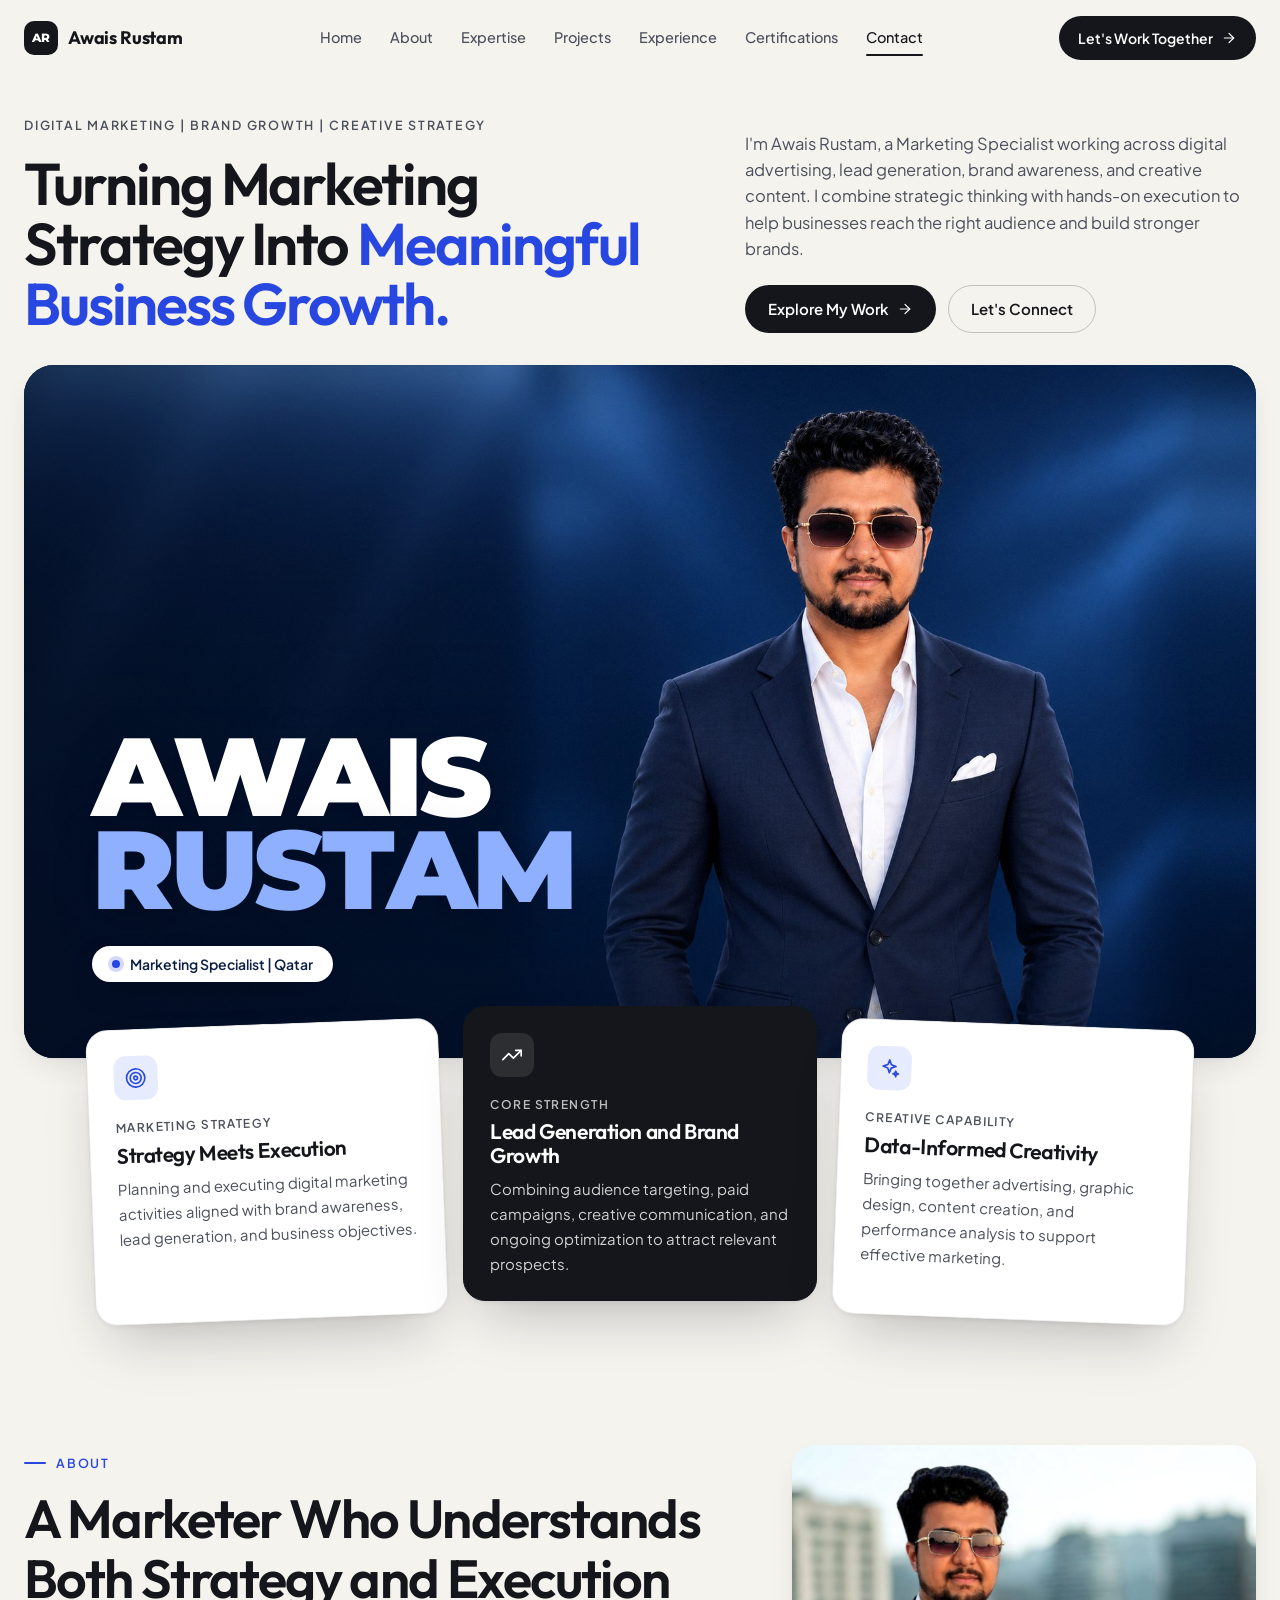
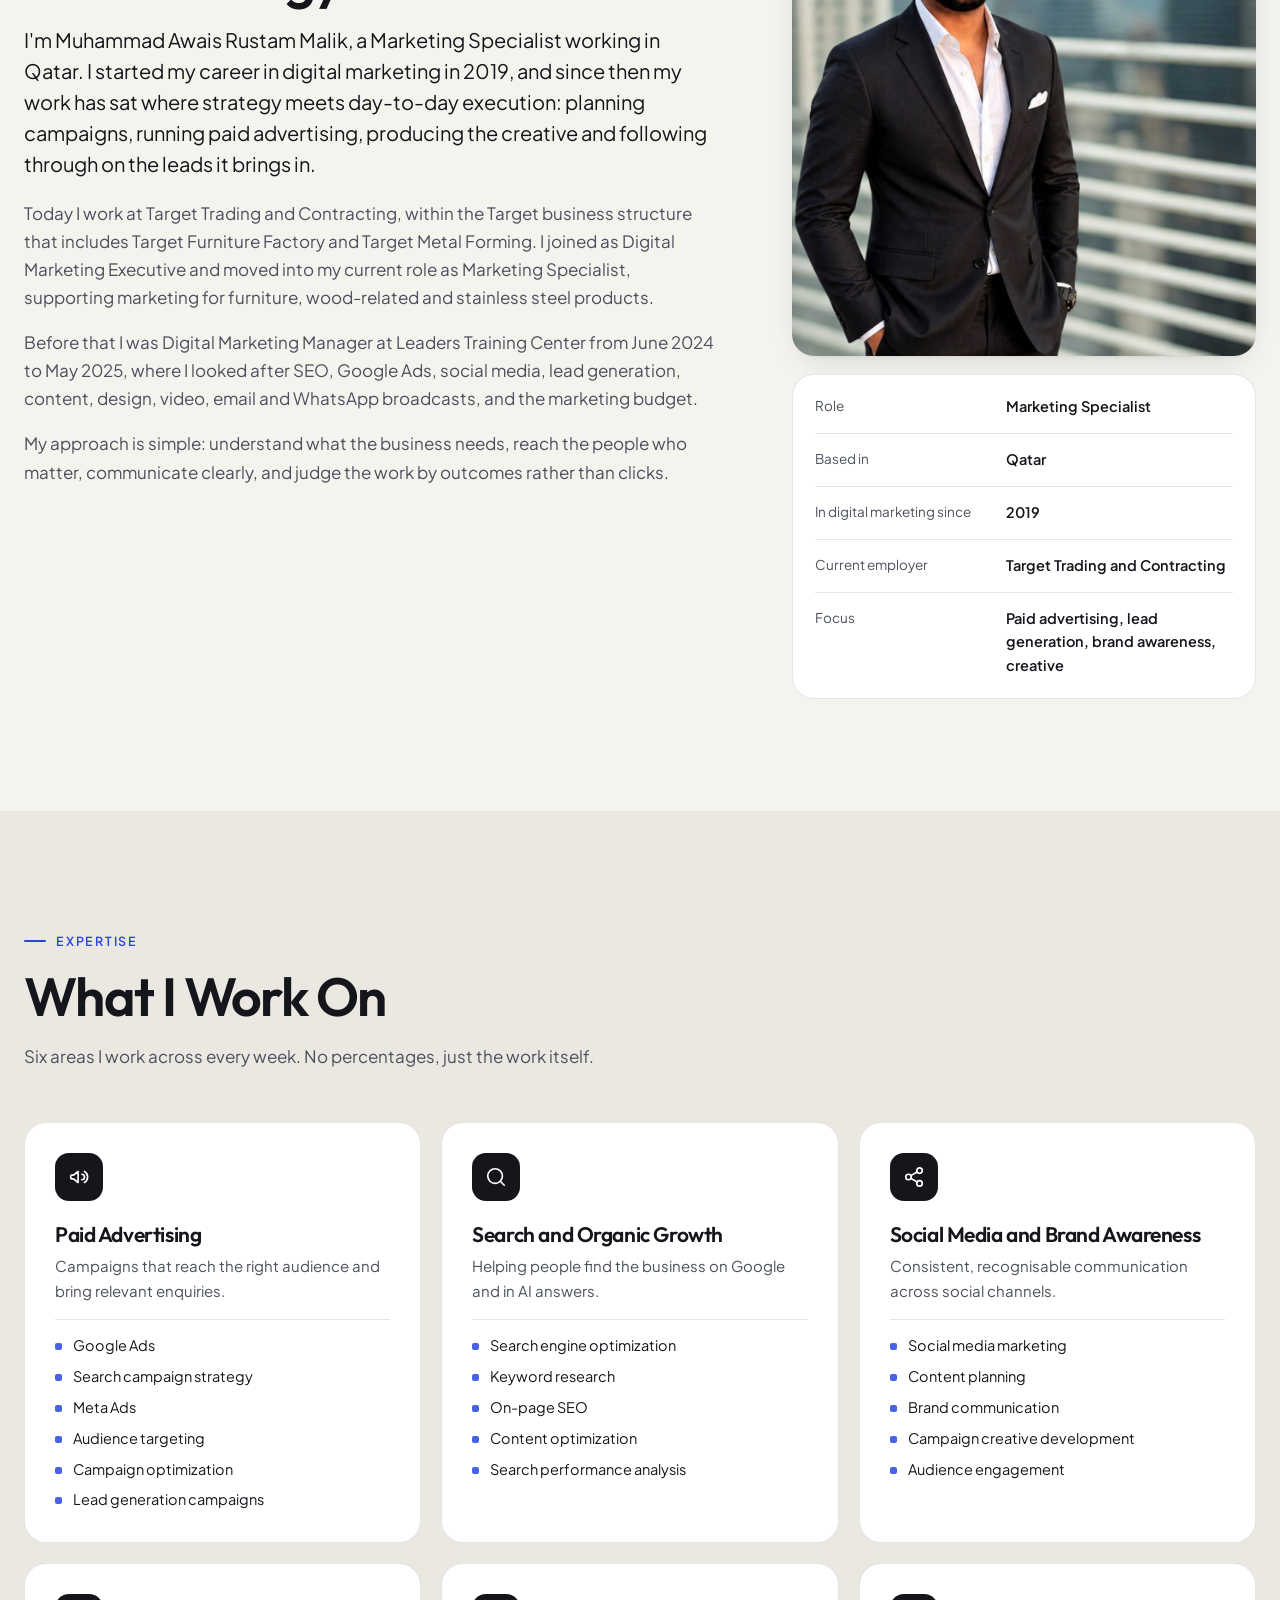
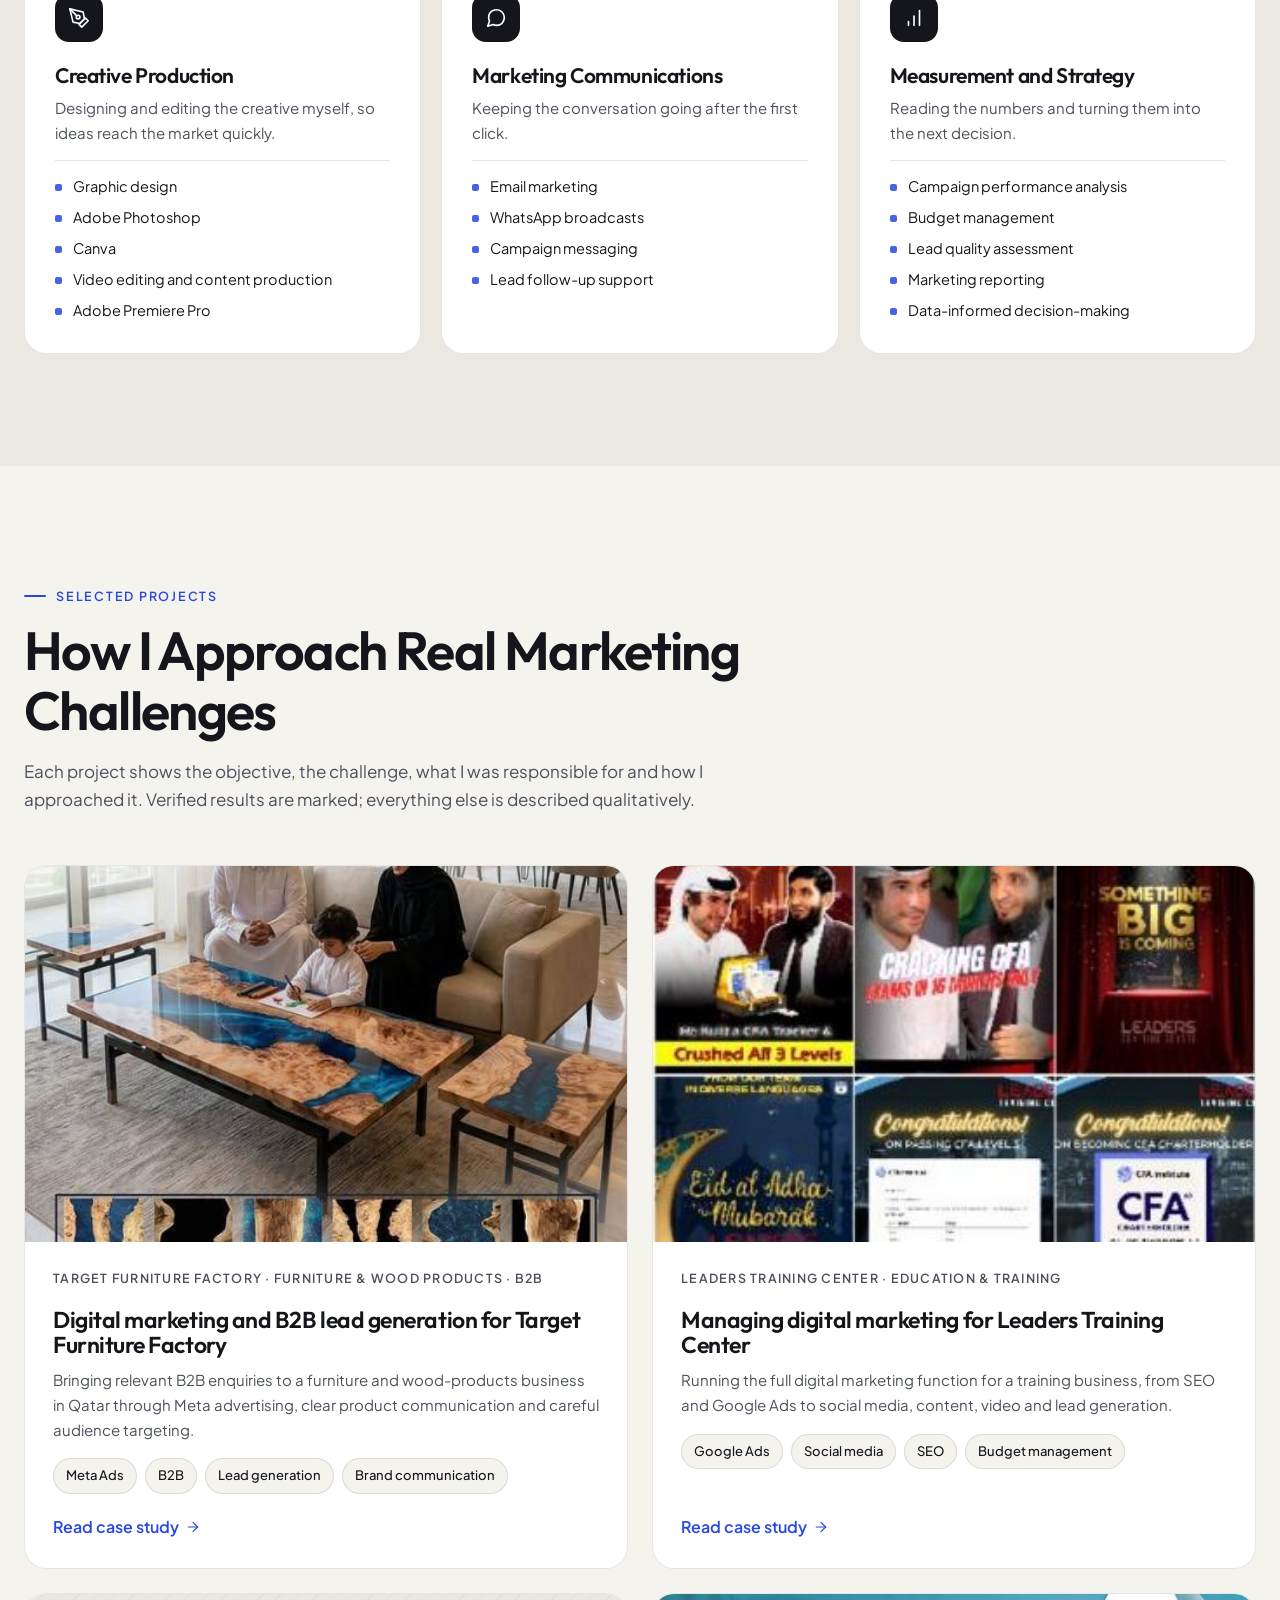
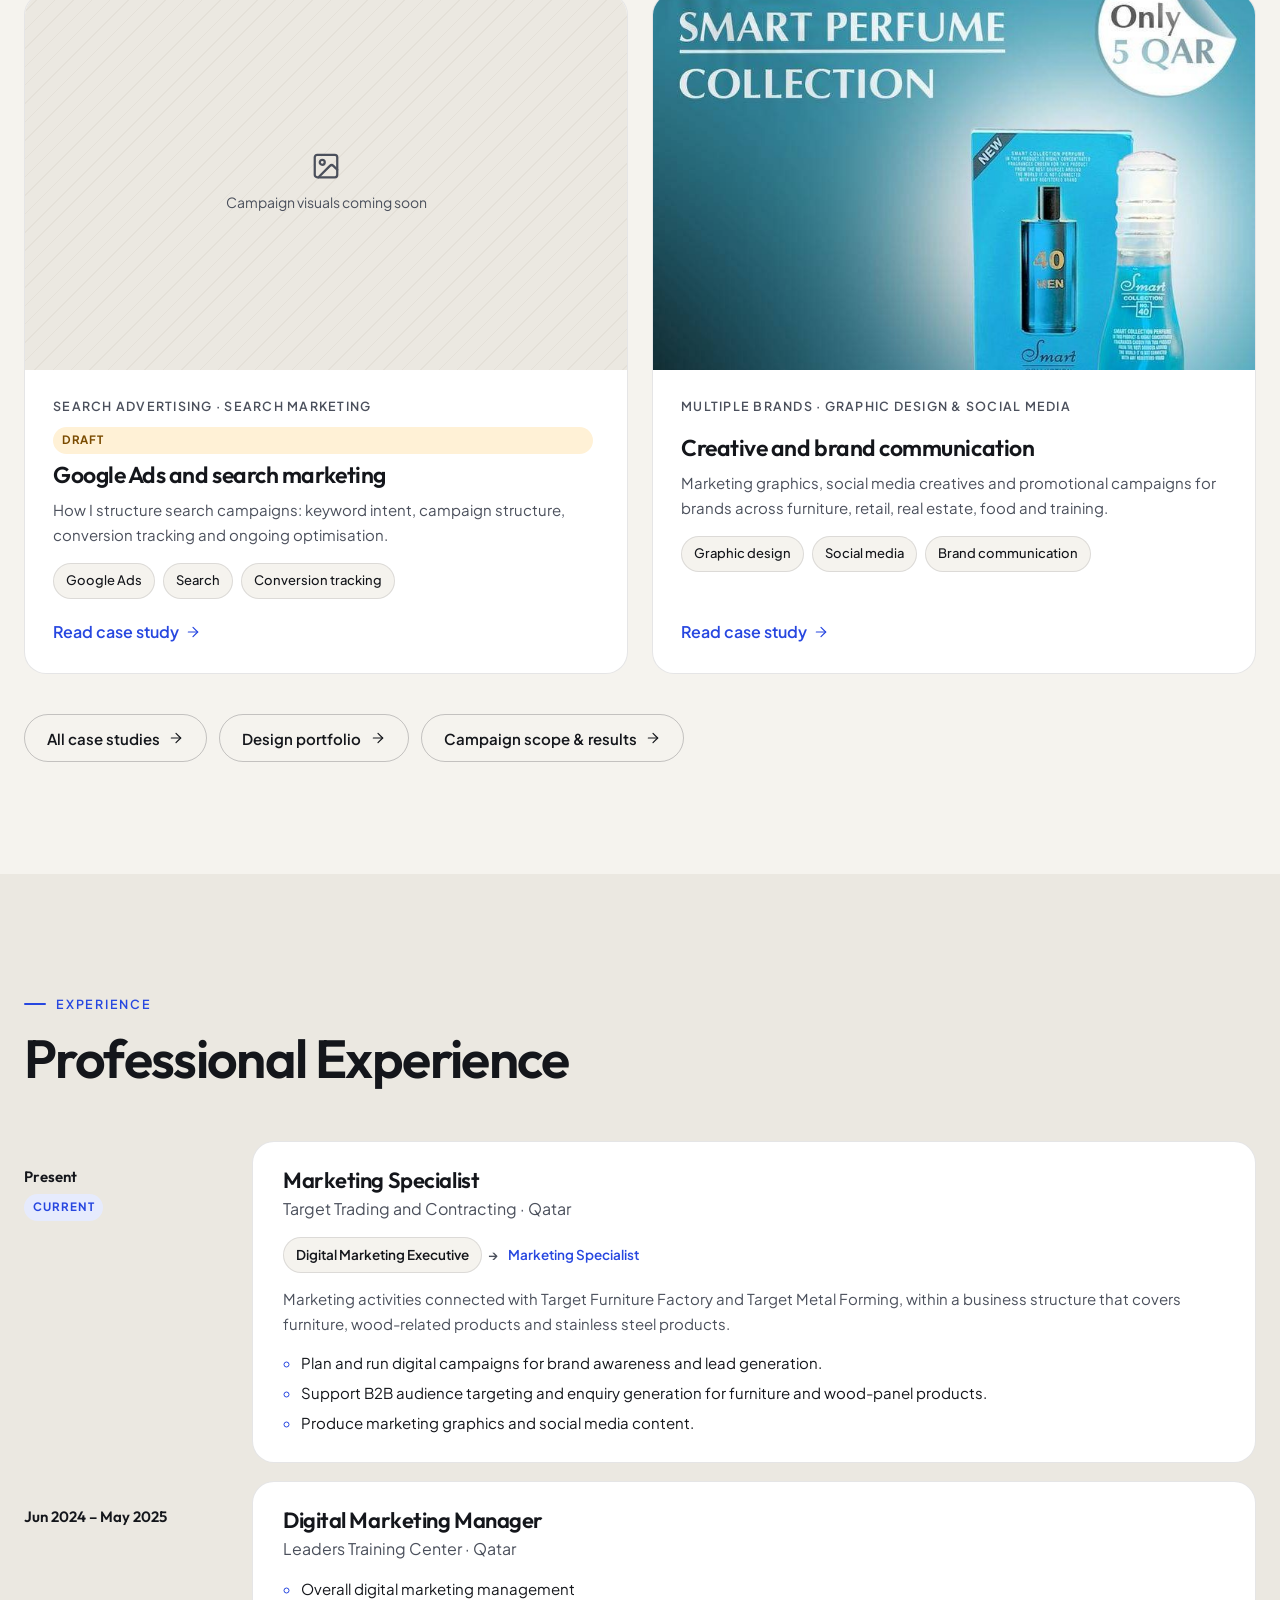
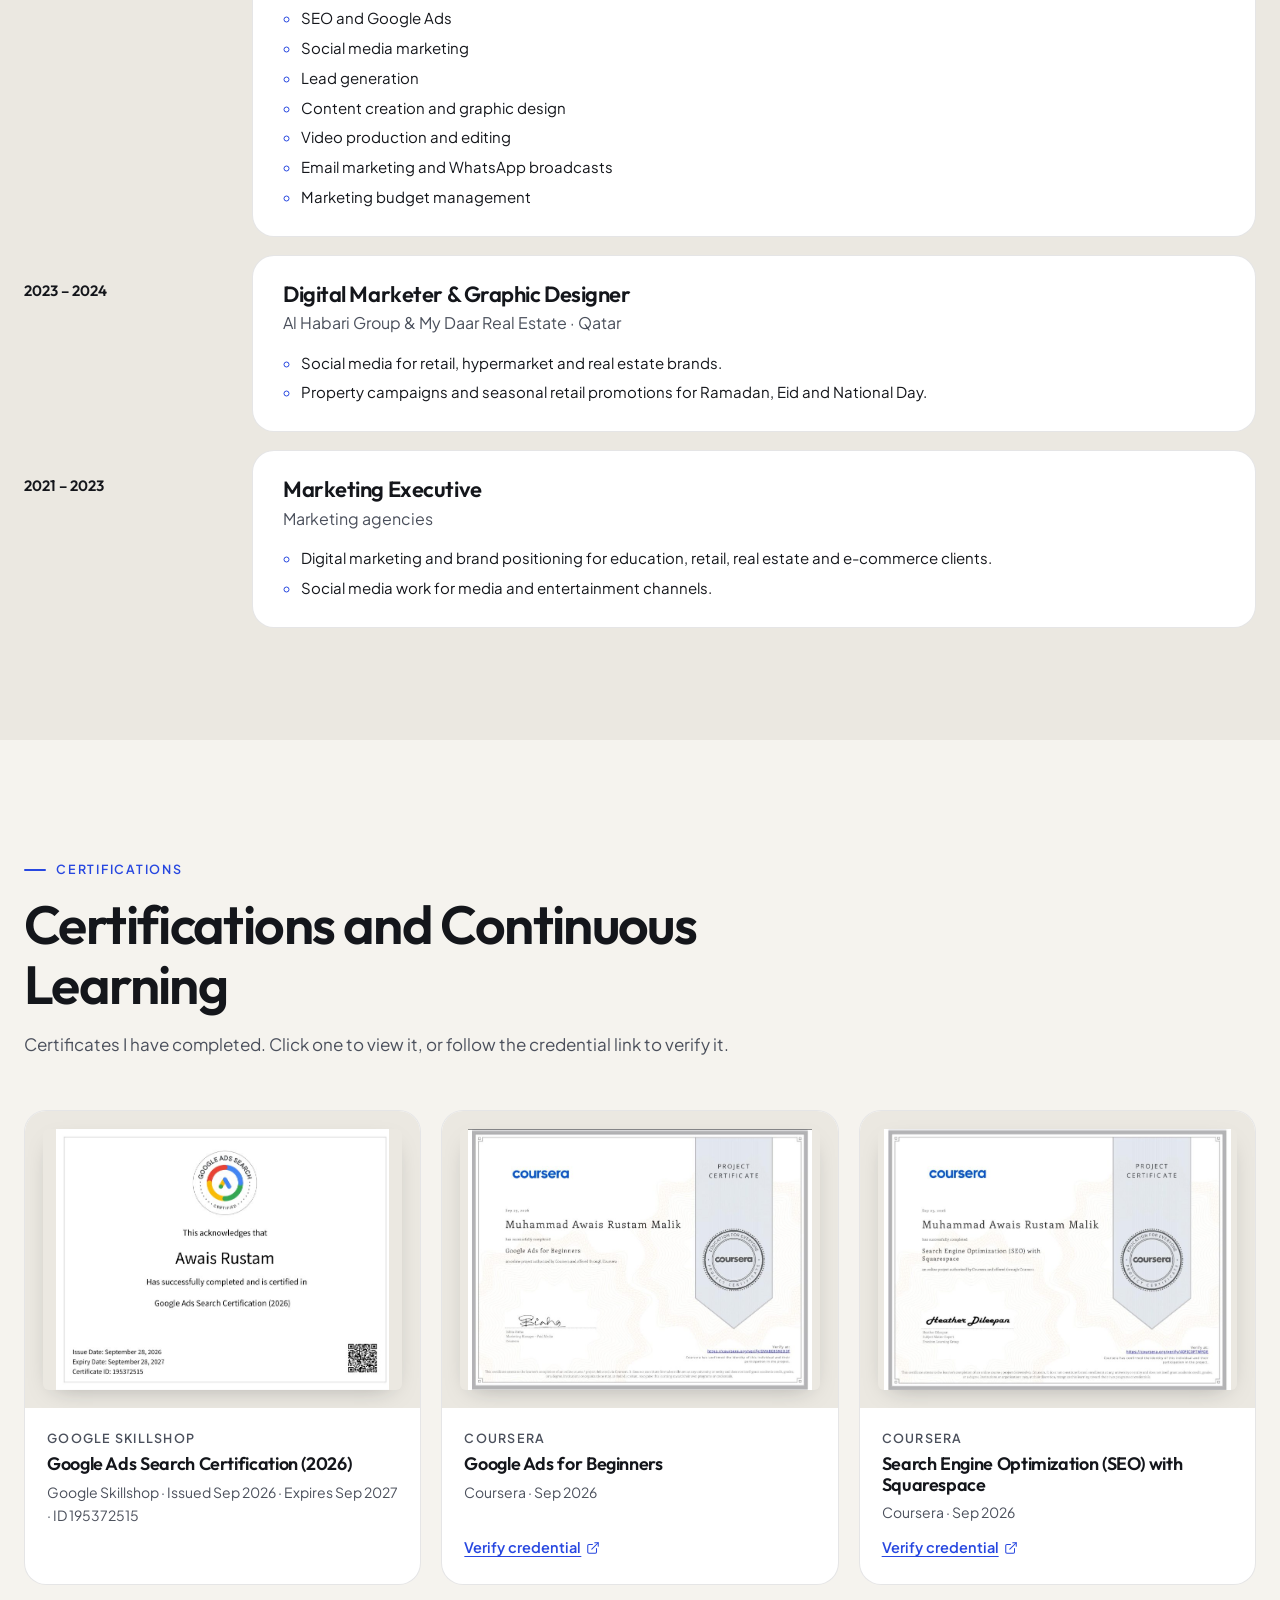
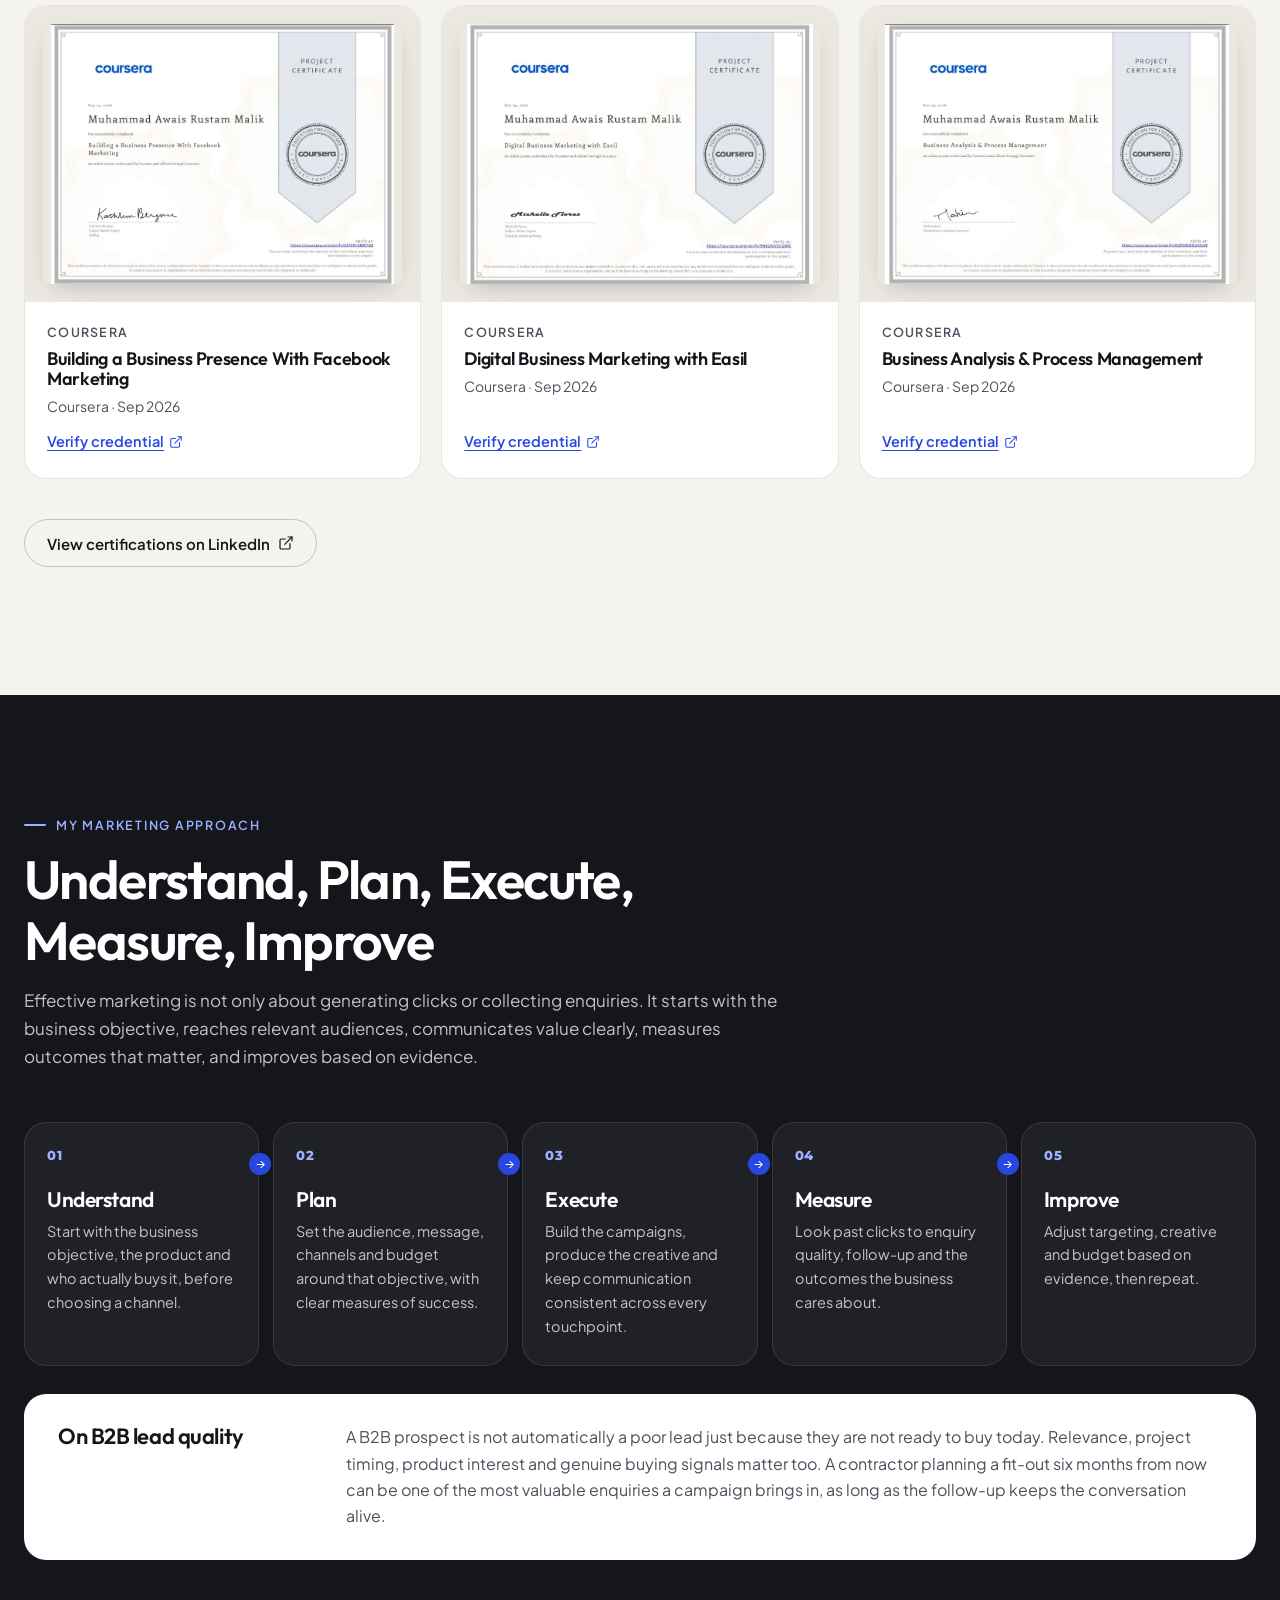
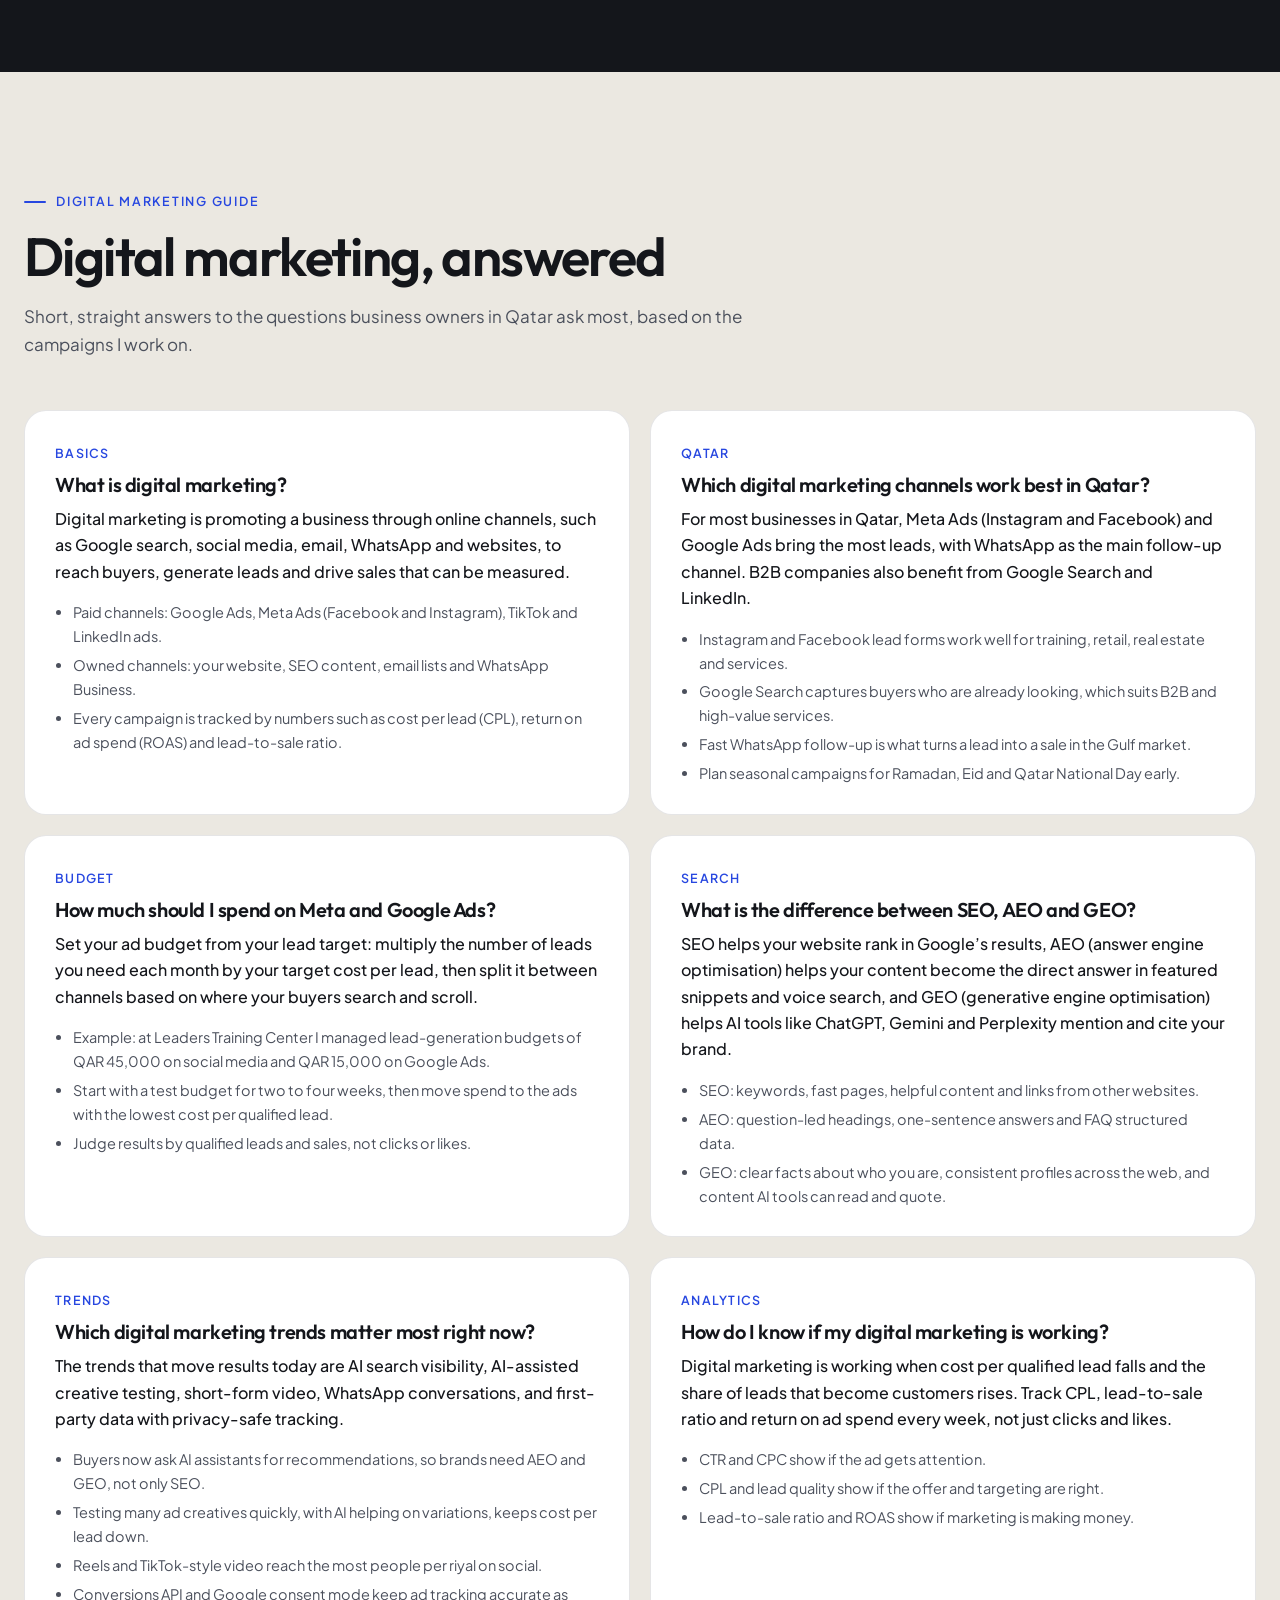
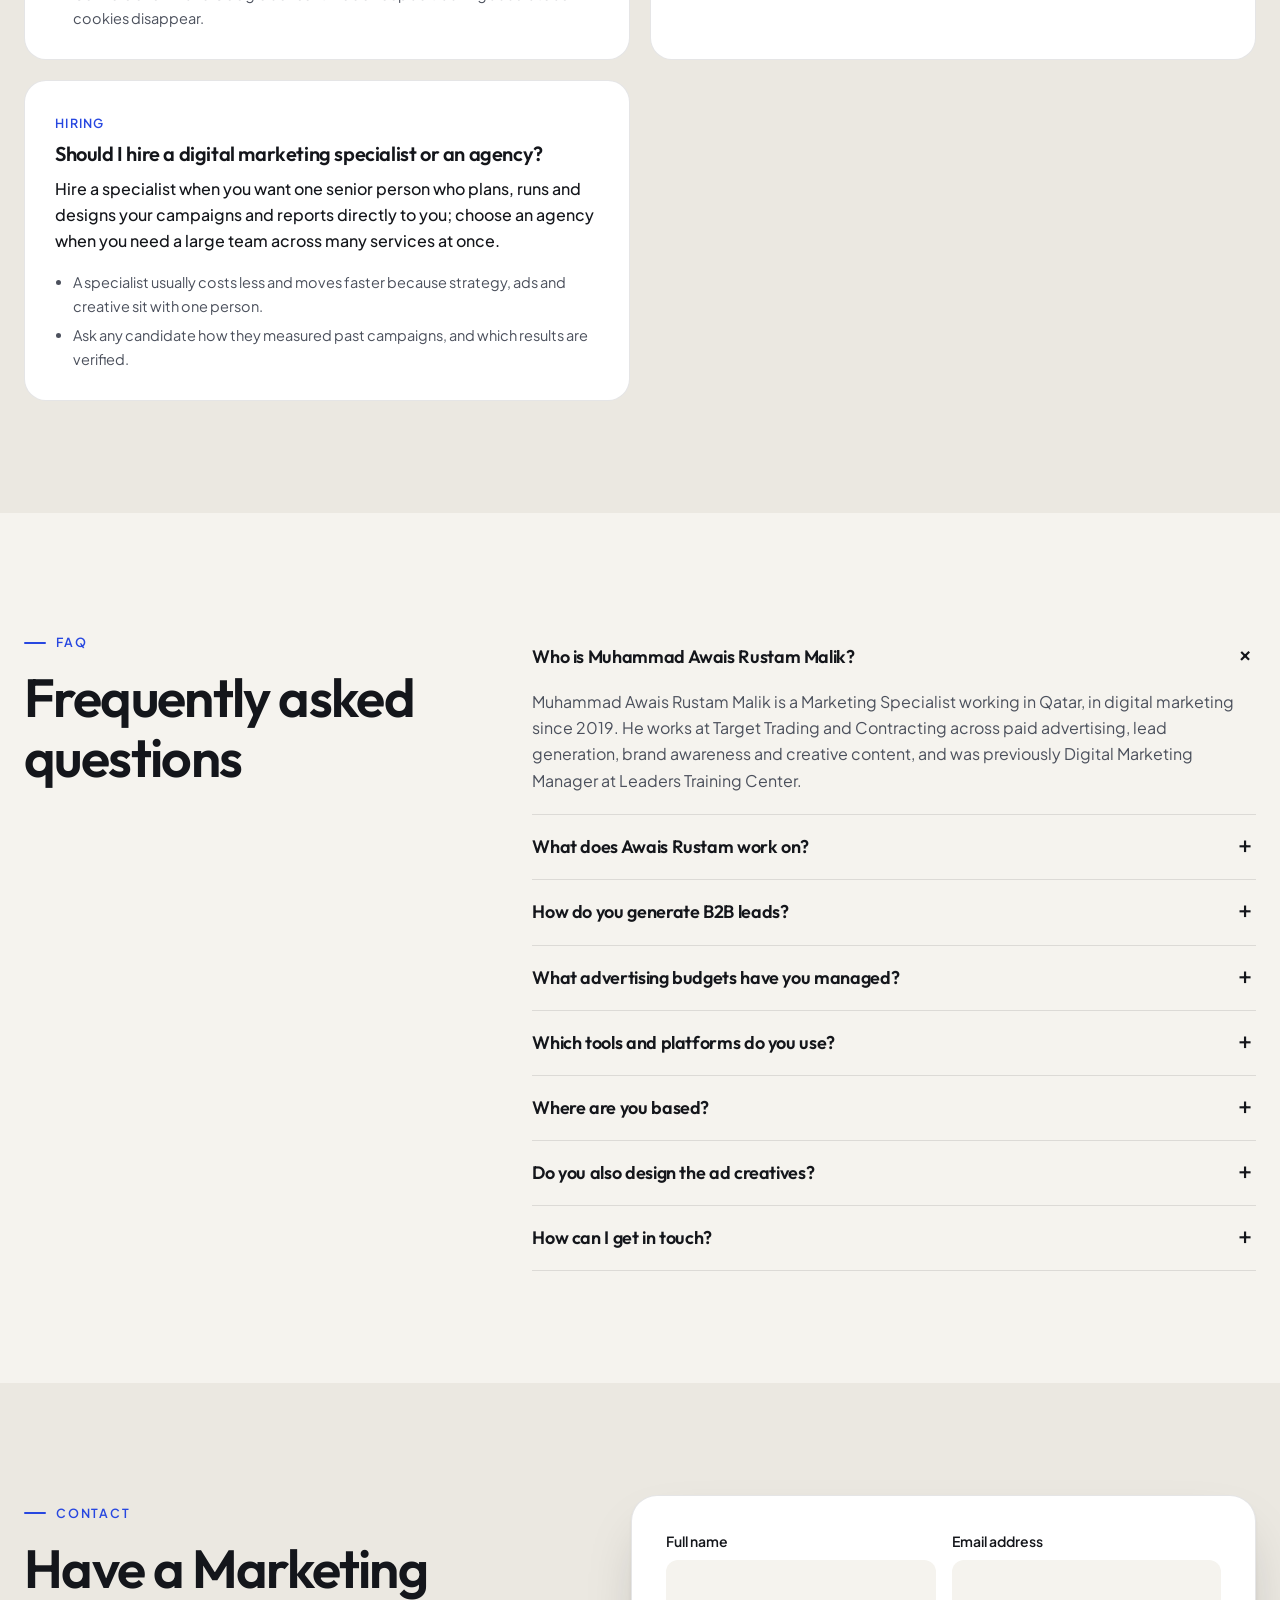
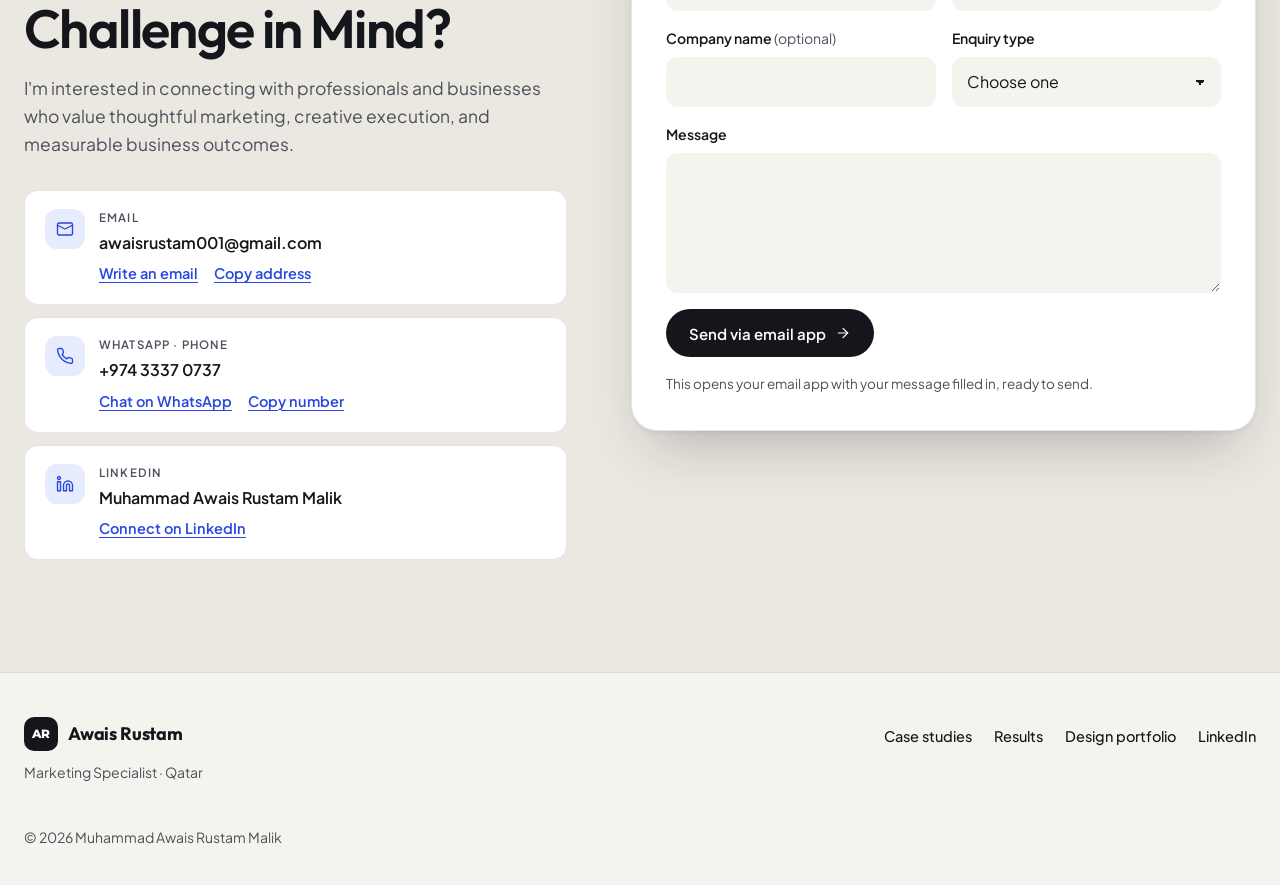
<file: index.html>
<!doctype html>
<html lang="en">
<head>
<meta charset="utf-8">
<meta name="viewport" content="width=device-width, initial-scale=1, viewport-fit=cover">
<title>Muhammad Awais Rustam Malik | Digital Marketing Specialist</title><meta name="description" content="Explore the digital marketing portfolio of Muhammad Awais Rustam Malik, featuring paid advertising, SEO, lead generation, creative marketing, and brand growth."><meta name="keywords" content="Muhammad Awais Rustam Malik, Awais Rustam, digital marketing specialist Qatar, marketing specialist Doha, B2B lead generation Qatar, Google Ads Qatar, Meta Ads specialist, search engine marketing, SEO Qatar, social media marketing Doha, content strategy, graphic design, email marketing, WhatsApp marketing, lead generation, brand awareness, AEO, GEO"><meta name="author" content="Muhammad Awais Rustam Malik"><meta name="robots" content="index, follow, max-image-preview:large, max-snippet:-1"><link rel="canonical" href="https://muhammadawaisrustam.github.io/"><meta name="theme-color" content="#F5F3EE"><meta property="og:type" content="profile"><meta property="og:site_name" content="Muhammad Awais Rustam Malik"><meta property="og:locale" content="en_US"><meta property="og:title" content="Muhammad Awais Rustam Malik | Digital Marketing Specialist"><meta property="og:description" content="Explore the digital marketing portfolio of Muhammad Awais Rustam Malik, featuring paid advertising, SEO, lead generation, creative marketing, and brand growth."><meta property="og:url" content="https://muhammadawaisrustam.github.io/"><meta property="og:image" content="https://muhammadawaisrustam.github.io/og-avatar.jpg"><meta property="og:image:alt" content="Muhammad Awais Rustam Malik, Marketing Specialist in Qatar, in a navy suit"><meta name="twitter:card" content="summary_large_image"><meta name="twitter:title" content="Muhammad Awais Rustam Malik | Digital Marketing Specialist"><meta name="twitter:description" content="Explore the digital marketing portfolio of Muhammad Awais Rustam Malik, featuring paid advertising, SEO, lead generation, creative marketing, and brand growth."><meta name="twitter:image" content="https://muhammadawaisrustam.github.io/og-avatar.jpg"><meta name="geo.region" content="QA"><meta name="geo.placename" content="Doha"><link rel="alternate" type="text/plain" href="llms.txt" title="Plain-text summary for AI assistants"><link rel="icon" href="favicon.svg" type="image/svg+xml"><link rel="apple-touch-icon" href="og-avatar.jpg"><link rel="preload" as="image" href="awais-rustam-cover.jpg" media="(min-width: 761px)"><link rel="preconnect" href="https://fonts.googleapis.com"><link rel="preconnect" href="https://fonts.gstatic.com" crossorigin><link rel="stylesheet" href="https://fonts.googleapis.com/css2?family=Montserrat:wght@800;900&family=Outfit:wght@500;600;700&family=Plus+Jakarta+Sans:wght@400;500;600;700&display=swap"><link rel="stylesheet" href="site.css"><style>:root{--bg:#F5F3EE;--surface:#FFFFFF;--accent:#2747E0;--ink:#14161B}</style><script type="application/ld+json">{"@context":"https://schema.org","@graph":[{"@type":"Person","@id":"https://muhammadawaisrustam.github.io/#person","name":"Muhammad Awais Rustam Malik","alternateName":["Awais Rustam","Muhammad Awais Rustam"],"jobTitle":"Marketing Specialist","description":"Explore the digital marketing portfolio of Muhammad Awais Rustam Malik, featuring paid advertising, SEO, lead generation, creative marketing, and brand growth.","url":"https://muhammadawaisrustam.github.io/","image":"https://muhammadawaisrustam.github.io/muhammad-awais-rustam.jpg","email":"mailto:awaisrustam001@gmail.com","telephone":"+97433370737","address":{"@type":"PostalAddress","addressLocality":"Doha","addressCountry":"QA"},"worksFor":{"@type":"Organization","name":"Target Trading & Contracting","url":"https://targetqatar.com"},"hasOccupation":{"@type":"Occupation","name":"Marketing Specialist","occupationLocation":{"@type":"City","name":"Doha"},"skills":"Paid Advertising, Search and Organic Growth, Social Media and Brand Awareness, Creative Production, Marketing Communications, Measurement and Strategy"},"knowsAbout":["Digital marketing","Lead generation","Google Ads","Search engine marketing","Meta Ads","Audience targeting","Search engine optimisation","Social media marketing","Brand awareness","Content planning","Graphic design","Video editing","Email marketing","WhatsApp marketing","Marketing reporting","Paid Advertising","Search and Organic Growth","Social Media and Brand Awareness","Creative Production","Marketing Communications","Measurement and Strategy"],"makesOffer":[{"@type":"Offer","itemOffered":{"@type":"Service","name":"Paid Advertising","description":"Campaigns that reach the right audience and bring relevant enquiries."}},{"@type":"Offer","itemOffered":{"@type":"Service","name":"Search and Organic Growth","description":"Helping people find the business on Google and in AI answers."}},{"@type":"Offer","itemOffered":{"@type":"Service","name":"Social Media and Brand Awareness","description":"Consistent, recognisable communication across social channels."}},{"@type":"Offer","itemOffered":{"@type":"Service","name":"Creative Production","description":"Designing and editing the creative myself, so ideas reach the market quickly."}},{"@type":"Offer","itemOffered":{"@type":"Service","name":"Marketing Communications","description":"Keeping the conversation going after the first click."}},{"@type":"Offer","itemOffered":{"@type":"Service","name":"Measurement and Strategy","description":"Reading the numbers and turning them into the next decision."}}],"hasCredential":[{"@type":"EducationalOccupationalCredential","name":"Google Ads Search Certification (2026)","credentialCategory":"certificate","dateCreated":"2026-09-28","expires":"2027-09-28","identifier":"195372515","recognizedBy":{"@type":"Organization","name":"Google Skillshop"}},{"@type":"EducationalOccupationalCredential","name":"Google Ads for Beginners","url":"https://coursera.org/verify/DVABE85NIO3F","credentialCategory":"certificate","dateCreated":"2026-09-23","recognizedBy":{"@type":"Organization","name":"Coursera"}},{"@type":"EducationalOccupationalCredential","name":"Search Engine Optimization (SEO) with Squarespace","url":"https://coursera.org/verify/40FIC0FTWFDE","credentialCategory":"certificate","dateCreated":"2026-09-23","recognizedBy":{"@type":"Organization","name":"Coursera"}},{"@type":"EducationalOccupationalCredential","name":"Building a Business Presence With Facebook Marketing","url":"https://coursera.org/verify/AITA914BW7N8","credentialCategory":"certificate","dateCreated":"2026-09-24","recognizedBy":{"@type":"Organization","name":"Coursera"}},{"@type":"EducationalOccupationalCredential","name":"Digital Business Marketing with Easil","url":"https://coursera.org/verify/9N82AIV3CQWO","credentialCategory":"certificate","dateCreated":"2026-09-24","recognizedBy":{"@type":"Organization","name":"Coursera"}},{"@type":"EducationalOccupationalCredential","name":"Business Analysis & Process Management","url":"https://coursera.org/verify/O2P5WDO25OHR","credentialCategory":"certificate","dateCreated":"2026-09-23","recognizedBy":{"@type":"Organization","name":"Coursera"}}],"sameAs":["https://www.linkedin.com/in/muhammad-awais-rustam-malik-4251a7258/"]},{"@type":"WebSite","@id":"https://muhammadawaisrustam.github.io/#website","url":"https://muhammadawaisrustam.github.io/","name":"Muhammad Awais Rustam Malik","inLanguage":"en","publisher":{"@id":"https://muhammadawaisrustam.github.io/#person"}},{"@type":"ProfilePage","@id":"https://muhammadawaisrustam.github.io/#profile","url":"https://muhammadawaisrustam.github.io/","name":"Muhammad Awais Rustam Malik | Digital Marketing Specialist","description":"Explore the digital marketing portfolio of Muhammad Awais Rustam Malik, featuring paid advertising, SEO, lead generation, creative marketing, and brand growth.","isPartOf":{"@id":"https://muhammadawaisrustam.github.io/#website"},"about":{"@id":"https://muhammadawaisrustam.github.io/#person"},"mainEntity":{"@id":"https://muhammadawaisrustam.github.io/#person"},"inLanguage":"en","dateModified":"2026-10-30","primaryImageOfPage":{"@type":"ImageObject","contentUrl":"https://muhammadawaisrustam.github.io/muhammad-awais-rustam.jpg"},"speakable":{"@type":"SpeakableSpecification","cssSelector":[".answer",".g-card .direct"]}},{"@type":"ProfessionalService","@id":"https://muhammadawaisrustam.github.io/#service","name":"Muhammad Awais Rustam – Digital Marketing Services","description":"Explore the digital marketing portfolio of Muhammad Awais Rustam Malik, featuring paid advertising, SEO, lead generation, creative marketing, and brand growth.","url":"https://muhammadawaisrustam.github.io/","image":"https://muhammadawaisrustam.github.io/og-avatar.jpg","email":"awaisrustam001@gmail.com","telephone":"+97433370737","address":{"@type":"PostalAddress","addressLocality":"Doha","addressCountry":"QA"},"areaServed":[{"@type":"Country","name":"Qatar"},{"@type":"Place","name":"Worldwide"}],"founder":{"@id":"https://muhammadawaisrustam.github.io/#person"},"employee":{"@id":"https://muhammadawaisrustam.github.io/#person"},"knowsAbout":["Digital marketing","Lead generation","Google Ads","Search engine marketing","Meta Ads","Audience targeting","Search engine optimisation","Social media marketing","Brand awareness","Content planning","Graphic design","Video editing","Email marketing","WhatsApp marketing","Marketing reporting"],"hasOfferCatalog":{"@type":"OfferCatalog","name":"What I Work On","itemListElement":[{"@type":"Offer","itemOffered":{"@type":"Service","name":"Paid Advertising","description":"Campaigns that reach the right audience and bring relevant enquiries.","serviceType":"Paid Advertising","provider":{"@id":"https://muhammadawaisrustam.github.io/#person"},"areaServed":"Qatar, Worldwide"}},{"@type":"Offer","itemOffered":{"@type":"Service","name":"Search and Organic Growth","description":"Helping people find the business on Google and in AI answers.","serviceType":"Search and Organic Growth","provider":{"@id":"https://muhammadawaisrustam.github.io/#person"},"areaServed":"Qatar, Worldwide"}},{"@type":"Offer","itemOffered":{"@type":"Service","name":"Social Media and Brand Awareness","description":"Consistent, recognisable communication across social channels.","serviceType":"Social Media and Brand Awareness","provider":{"@id":"https://muhammadawaisrustam.github.io/#person"},"areaServed":"Qatar, Worldwide"}},{"@type":"Offer","itemOffered":{"@type":"Service","name":"Creative Production","description":"Designing and editing the creative myself, so ideas reach the market quickly.","serviceType":"Creative Production","provider":{"@id":"https://muhammadawaisrustam.github.io/#person"},"areaServed":"Qatar, Worldwide"}},{"@type":"Offer","itemOffered":{"@type":"Service","name":"Marketing Communications","description":"Keeping the conversation going after the first click.","serviceType":"Marketing Communications","provider":{"@id":"https://muhammadawaisrustam.github.io/#person"},"areaServed":"Qatar, Worldwide"}},{"@type":"Offer","itemOffered":{"@type":"Service","name":"Measurement and Strategy","description":"Reading the numbers and turning them into the next decision.","serviceType":"Measurement and Strategy","provider":{"@id":"https://muhammadawaisrustam.github.io/#person"},"areaServed":"Qatar, Worldwide"}}]},"sameAs":["https://www.linkedin.com/in/muhammad-awais-rustam-malik-4251a7258/"]},{"@type":"FAQPage","@id":"https://muhammadawaisrustam.github.io/#faq","mainEntity":[{"@type":"Question","name":"What is digital marketing?","acceptedAnswer":{"@type":"Answer","text":"Digital marketing is promoting a business through online channels, such as Google search, social media, email, WhatsApp and websites, to reach buyers, generate leads and drive sales that can be measured. Paid channels: Google Ads, Meta Ads (Facebook and Instagram), TikTok and LinkedIn ads. Owned channels: your website, SEO content, email lists and WhatsApp Business. Every campaign is tracked by numbers such as cost per lead (CPL), return on ad spend (ROAS) and lead-to-sale ratio."}},{"@type":"Question","name":"Which digital marketing channels work best in Qatar?","acceptedAnswer":{"@type":"Answer","text":"For most businesses in Qatar, Meta Ads (Instagram and Facebook) and Google Ads bring the most leads, with WhatsApp as the main follow-up channel. B2B companies also benefit from Google Search and LinkedIn. Instagram and Facebook lead forms work well for training, retail, real estate and services. Google Search captures buyers who are already looking, which suits B2B and high-value services. Fast WhatsApp follow-up is what turns a lead into a sale in the Gulf market. Plan seasonal campaigns for Ramadan, Eid and Qatar National Day early."}},{"@type":"Question","name":"How much should I spend on Meta and Google Ads?","acceptedAnswer":{"@type":"Answer","text":"Set your ad budget from your lead target: multiply the number of leads you need each month by your target cost per lead, then split it between channels based on where your buyers search and scroll. Example: at Leaders Training Center I managed lead-generation budgets of QAR 45,000 on social media and QAR 15,000 on Google Ads. Start with a test budget for two to four weeks, then move spend to the ads with the lowest cost per qualified lead. Judge results by qualified leads and sales, not clicks or likes."}},{"@type":"Question","name":"What is the difference between SEO, AEO and GEO?","acceptedAnswer":{"@type":"Answer","text":"SEO helps your website rank in Google’s results, AEO (answer engine optimisation) helps your content become the direct answer in featured snippets and voice search, and GEO (generative engine optimisation) helps AI tools like ChatGPT, Gemini and Perplexity mention and cite your brand. SEO: keywords, fast pages, helpful content and links from other websites. AEO: question-led headings, one-sentence answers and FAQ structured data. GEO: clear facts about who you are, consistent profiles across the web, and content AI tools can read and quote."}},{"@type":"Question","name":"Which digital marketing trends matter most right now?","acceptedAnswer":{"@type":"Answer","text":"The trends that move results today are AI search visibility, AI-assisted creative testing, short-form video, WhatsApp conversations, and first-party data with privacy-safe tracking. Buyers now ask AI assistants for recommendations, so brands need AEO and GEO, not only SEO. Testing many ad creatives quickly, with AI helping on variations, keeps cost per lead down. Reels and TikTok-style video reach the most people per riyal on social. Conversions API and Google consent mode keep ad tracking accurate as cookies disappear."}},{"@type":"Question","name":"How do I know if my digital marketing is working?","acceptedAnswer":{"@type":"Answer","text":"Digital marketing is working when cost per qualified lead falls and the share of leads that become customers rises. Track CPL, lead-to-sale ratio and return on ad spend every week, not just clicks and likes. CTR and CPC show if the ad gets attention. CPL and lead quality show if the offer and targeting are right. Lead-to-sale ratio and ROAS show if marketing is making money."}},{"@type":"Question","name":"Should I hire a digital marketing specialist or an agency?","acceptedAnswer":{"@type":"Answer","text":"Hire a specialist when you want one senior person who plans, runs and designs your campaigns and reports directly to you; choose an agency when you need a large team across many services at once. A specialist usually costs less and moves faster because strategy, ads and creative sit with one person. Ask any candidate how they measured past campaigns, and which results are verified."}},{"@type":"Question","name":"Who is Muhammad Awais Rustam Malik?","acceptedAnswer":{"@type":"Answer","text":"Muhammad Awais Rustam Malik is a Marketing Specialist working in Qatar, in digital marketing since 2019. He works at Target Trading and Contracting across paid advertising, lead generation, brand awareness and creative content, and was previously Digital Marketing Manager at Leaders Training Center."}},{"@type":"Question","name":"What does Awais Rustam work on?","acceptedAnswer":{"@type":"Answer","text":"Paid advertising on Google Ads and Meta Ads, search engine optimisation, social media and brand awareness, creative production and graphic design, email and WhatsApp communication, and campaign measurement and reporting."}},{"@type":"Question","name":"How do you generate B2B leads?","acceptedAnswer":{"@type":"Answer","text":"I combine targeted Meta and Google campaigns with clear product communication and prompt follow-up, then assess each enquiry for relevance, project timing and genuine buying signals before treating it as a strong or weak lead."}},{"@type":"Question","name":"What advertising budgets have you managed?","acceptedAnswer":{"@type":"Answer","text":"At Leaders Training Center I managed lead-generation budgets of QAR 45,000 for social media and QAR 15,000 for Google Ads."}},{"@type":"Question","name":"Which tools and platforms do you use?","acceptedAnswer":{"@type":"Answer","text":"Meta Ads Manager, Google Ads, Google Analytics, HubSpot, SEMrush, Ahrefs and YouTube Studio for marketing, and Adobe Photoshop, Illustrator and Canva for creative."}},{"@type":"Question","name":"Where are you based?","acceptedAnswer":{"@type":"Answer","text":"I work in Qatar. You can reach me by email, WhatsApp or LinkedIn from anywhere."}},{"@type":"Question","name":"Do you also design the ad creatives?","acceptedAnswer":{"@type":"Answer","text":"Yes. I design social media posts, ad creatives, flyers and brand assets myself. You can see examples on my design portfolio page."}},{"@type":"Question","name":"How can I get in touch?","acceptedAnswer":{"@type":"Answer","text":"Use the contact form on this page, email awaisrustam001@gmail.com, or message +974 3337 0737 on WhatsApp."}}]}]}</script><script>document.documentElement.classList.add('js')</script><style>[hidden]{display:none!important}</style>
</head>
<body>
<a class="skip" href="#main">Skip to content</a><header class="nav" id="top"><div class="wrap nav-in"><a class="brand" href="#top" aria-label="Awais Rustam, home"><span class="mark" aria-hidden="true">AR</span><span>Awais Rustam</span></a><nav class="menu" aria-label="Main"><ul><li><a href="#top">Home</a></li><li><a href="#about">About</a></li><li><a href="#skills">Expertise</a></li><li><a href="#projects">Projects</a></li><li><a href="#experience">Experience</a></li><li><a href="#credentials">Certifications</a></li><li><a href="#contact">Contact</a></li></ul></nav><a class="btn dark nav-cta" href="#contact">Let&#39;s Work Together<svg class="ic" viewBox="0 0 24 24" width="16" height="16" fill="none" stroke="currentColor" stroke-width="1.8" stroke-linecap="round" stroke-linejoin="round" aria-hidden="true" focusable="false"><line x1="5" y1="12" x2="19" y2="12"/><polyline points="12 5 19 12 12 19"/></svg></a><button class="burger" id="menuBtn" type="button" aria-expanded="false" aria-controls="drawer" aria-label="Open menu"><span></span><span></span></button></div><div class="drawer" id="drawer"><nav aria-label="Mobile"><ul><li><a href="#top">Home</a></li><li><a href="#about">About</a></li><li><a href="#skills">Expertise</a></li><li><a href="#projects">Projects</a></li><li><a href="#experience">Experience</a></li><li><a href="#credentials">Certifications</a></li><li><a href="#contact">Contact</a></li></ul></nav><a class="btn dark nav-cta" href="#contact">Let&#39;s Work Together<svg class="ic" viewBox="0 0 24 24" width="16" height="16" fill="none" stroke="currentColor" stroke-width="1.8" stroke-linecap="round" stroke-linejoin="round" aria-hidden="true" focusable="false"><line x1="5" y1="12" x2="19" y2="12"/><polyline points="12 5 19 12 12 19"/></svg></a></div></header><main id="main"><section class="hero" id="home" aria-labelledby="hero-title"><div class="wrap"><div class="hero-top"><div class="hero-head"><p class="hero-label up">Digital Marketing | Brand Growth | Creative Strategy</p><h1 id="hero-title" class="up d1">Turning Marketing Strategy Into <em>Meaningful Business Growth.</em></h1></div><div class="hero-side up d2"><p class="lede">I&#39;m Awais Rustam, a Marketing Specialist working across digital advertising, lead generation, brand awareness, and creative content. I combine strategic thinking with hands-on execution to help businesses reach the right audience and build stronger brands.</p><div class="cta-row"><a class="btn dark" href="#projects">Explore My Work<svg class="ic" viewBox="0 0 24 24" width="16" height="16" fill="none" stroke="currentColor" stroke-width="1.8" stroke-linecap="round" stroke-linejoin="round" aria-hidden="true" focusable="false"><line x1="5" y1="12" x2="19" y2="12"/><polyline points="12 5 19 12 12 19"/></svg></a><a class="btn line" href="#contact">Let&#39;s Connect</a></div></div></div><figure class="stage cover rv" aria-label="Muhammad Awais Rustam Malik, Marketing Specialist in Qatar, in a navy suit"><picture><source media="(max-width: 760px)" srcset="awais-rustam-cover-portrait.jpg" width="864" height="1080"><img class="stage-photo" src="awais-rustam-cover.jpg" alt="Muhammad Awais Rustam Malik, Marketing Specialist in Qatar, in a navy suit" width="1920" height="1080" fetchpriority="high" decoding="async"></picture><div class="cover-copy"><div class="stage-word" aria-hidden="true"><span class="w1">AWAIS</span><span class="w2">RUSTAM</span></div><figcaption class="stage-pill"><i aria-hidden="true"></i>Marketing Specialist | Qatar</figcaption></div></figure><ul class="hl-cards" aria-label="Highlights"><li class="hl-card rv d1"><span class="hl-ic"><svg class="ic" viewBox="0 0 24 24" width="22" height="22" fill="none" stroke="currentColor" stroke-width="1.8" stroke-linecap="round" stroke-linejoin="round" aria-hidden="true" focusable="false"><circle cx="12" cy="12" r="10"/><circle cx="12" cy="12" r="6"/><circle cx="12" cy="12" r="2"/></svg></span><span class="k">Marketing strategy</span><h2>Strategy Meets Execution</h2><p>Planning and executing digital marketing activities aligned with brand awareness, lead generation, and business objectives.</p></li><li class="hl-card rv d2"><span class="hl-ic"><svg class="ic" viewBox="0 0 24 24" width="22" height="22" fill="none" stroke="currentColor" stroke-width="1.8" stroke-linecap="round" stroke-linejoin="round" aria-hidden="true" focusable="false"><polyline points="22 7 13.5 15.5 8.5 10.5 2 17"/><polyline points="16 7 22 7 22 13"/></svg></span><span class="k">Core strength</span><h2>Lead Generation and Brand Growth</h2><p>Combining audience targeting, paid campaigns, creative communication, and ongoing optimization to attract relevant prospects.</p></li><li class="hl-card rv d3"><span class="hl-ic"><svg class="ic" viewBox="0 0 24 24" width="22" height="22" fill="none" stroke="currentColor" stroke-width="1.8" stroke-linecap="round" stroke-linejoin="round" aria-hidden="true" focusable="false"><path d="M12 3l1.9 5.1L19 10l-5.1 1.9L12 17l-1.9-5.1L5 10l5.1-1.9z"/><path d="M19 15l.8 2.2L22 18l-2.2.8L19 21l-.8-2.2L16 18l2.2-.8z"/></svg></span><span class="k">Creative capability</span><h2>Data-Informed Creativity</h2><p>Bringing together advertising, graphic design, content creation, and performance analysis to support effective marketing.</p></li></ul></div></section><section class="band" id="about" aria-labelledby="about-title"><div class="wrap about"><div class="about-copy rv"><span class="eyebrow">About</span><h2 id="about-title">A Marketer Who Understands Both Strategy and Execution</h2><p class="answer">I&#39;m Muhammad Awais Rustam Malik, a Marketing Specialist working in Qatar. I started my career in digital marketing in 2019, and since then my work has sat where strategy meets day-to-day execution: planning campaigns, running paid advertising, producing the creative and following through on the leads it brings in.</p><p>Today I work at Target Trading and Contracting, within the Target business structure that includes Target Furniture Factory and Target Metal Forming. I joined as Digital Marketing Executive and moved into my current role as Marketing Specialist, supporting marketing for furniture, wood-related and stainless steel products.</p><p>Before that I was Digital Marketing Manager at Leaders Training Center from June 2024 to May 2025, where I looked after SEO, Google Ads, social media, lead generation, content, design, video, email and WhatsApp broadcasts, and the marketing budget.</p><p>My approach is simple: understand what the business needs, reach the people who matter, communicate clearly, and judge the work by outcomes rather than clicks.</p></div><aside class="about-side rv d2"><img class="about-photo" src="muhammad-awais-rustam.jpg" alt="Muhammad Awais Rustam Malik, Marketing Specialist in Qatar, in a navy suit" width="1086" height="1448" loading="lazy" decoding="async"><dl class="facts"><div><dt>Role</dt><dd>Marketing Specialist</dd></div><div><dt>Based in</dt><dd>Qatar</dd></div><div><dt>In digital marketing since</dt><dd>2019</dd></div><div><dt>Current employer</dt><dd>Target Trading and Contracting</dd></div><div><dt>Focus</dt><dd>Paid advertising, lead generation, brand awareness, creative</dd></div></dl></aside></div></section><section class="band alt" id="skills" aria-labelledby="skills-title"><div class="wrap"><div class="sec-head rv"><span class="eyebrow">Expertise</span><h2 id="skills-title">What I Work On</h2><p>Six areas I work across every week. No percentages, just the work itself.</p></div><div class="xp-grid"><article class="xp rv d1"><span class="xp-ic"><svg class="ic" viewBox="0 0 24 24" width="22" height="22" fill="none" stroke="currentColor" stroke-width="1.8" stroke-linecap="round" stroke-linejoin="round" aria-hidden="true" focusable="false"><path d="M3 11v2a1 1 0 0 0 1 1h2l5 4V6L6 10H4a1 1 0 0 0-1 1z"/><path d="M15 9a3 3 0 0 1 0 6"/><path d="M18 6a7 7 0 0 1 0 12"/></svg></span><h3>Paid Advertising</h3><p>Campaigns that reach the right audience and bring relevant enquiries.</p><ul class="xp-list"><li>Google Ads</li><li>Search campaign strategy</li><li>Meta Ads</li><li>Audience targeting</li><li>Campaign optimization</li><li>Lead generation campaigns</li></ul></article><article class="xp rv d2"><span class="xp-ic"><svg class="ic" viewBox="0 0 24 24" width="22" height="22" fill="none" stroke="currentColor" stroke-width="1.8" stroke-linecap="round" stroke-linejoin="round" aria-hidden="true" focusable="false"><circle cx="11" cy="11" r="8"/><line x1="21" y1="21" x2="16.65" y2="16.65"/></svg></span><h3>Search and Organic Growth</h3><p>Helping people find the business on Google and in AI answers.</p><ul class="xp-list"><li>Search engine optimization</li><li>Keyword research</li><li>On-page SEO</li><li>Content optimization</li><li>Search performance analysis</li></ul></article><article class="xp rv d3"><span class="xp-ic"><svg class="ic" viewBox="0 0 24 24" width="22" height="22" fill="none" stroke="currentColor" stroke-width="1.8" stroke-linecap="round" stroke-linejoin="round" aria-hidden="true" focusable="false"><circle cx="18" cy="5" r="3"/><circle cx="6" cy="12" r="3"/><circle cx="18" cy="19" r="3"/><line x1="8.6" y1="13.5" x2="15.4" y2="17.5"/><line x1="15.4" y1="6.5" x2="8.6" y2="10.5"/></svg></span><h3>Social Media and Brand Awareness</h3><p>Consistent, recognisable communication across social channels.</p><ul class="xp-list"><li>Social media marketing</li><li>Content planning</li><li>Brand communication</li><li>Campaign creative development</li><li>Audience engagement</li></ul></article><article class="xp rv d1"><span class="xp-ic"><svg class="ic" viewBox="0 0 24 24" width="22" height="22" fill="none" stroke="currentColor" stroke-width="1.8" stroke-linecap="round" stroke-linejoin="round" aria-hidden="true" focusable="false"><path d="M12 19l7-7 3 3-7 7-3-3z"/><path d="M18 13l-1.5-7.5L2 2l3.5 14.5L13 18l5-5z"/><path d="M2 2l7.6 7.6"/><circle cx="11" cy="11" r="2"/></svg></span><h3>Creative Production</h3><p>Designing and editing the creative myself, so ideas reach the market quickly.</p><ul class="xp-list"><li>Graphic design</li><li>Adobe Photoshop</li><li>Canva</li><li>Video editing and content production</li><li>Adobe Premiere Pro</li></ul></article><article class="xp rv d2"><span class="xp-ic"><svg class="ic" viewBox="0 0 24 24" width="22" height="22" fill="none" stroke="currentColor" stroke-width="1.8" stroke-linecap="round" stroke-linejoin="round" aria-hidden="true" focusable="false"><path d="M21 11.5a8.4 8.4 0 0 1-.9 3.8 8.5 8.5 0 0 1-7.6 4.7 8.4 8.4 0 0 1-3.8-.9L3 21l1.9-5.7a8.4 8.4 0 0 1-.9-3.8 8.5 8.5 0 0 1 4.7-7.6 8.4 8.4 0 0 1 3.8-.9h.5a8.5 8.5 0 0 1 8 8v.5z"/></svg></span><h3>Marketing Communications</h3><p>Keeping the conversation going after the first click.</p><ul class="xp-list"><li>Email marketing</li><li>WhatsApp broadcasts</li><li>Campaign messaging</li><li>Lead follow-up support</li></ul></article><article class="xp rv d3"><span class="xp-ic"><svg class="ic" viewBox="0 0 24 24" width="22" height="22" fill="none" stroke="currentColor" stroke-width="1.8" stroke-linecap="round" stroke-linejoin="round" aria-hidden="true" focusable="false"><line x1="12" y1="20" x2="12" y2="10"/><line x1="18" y1="20" x2="18" y2="4"/><line x1="6" y1="20" x2="6" y2="16"/></svg></span><h3>Measurement and Strategy</h3><p>Reading the numbers and turning them into the next decision.</p><ul class="xp-list"><li>Campaign performance analysis</li><li>Budget management</li><li>Lead quality assessment</li><li>Marketing reporting</li><li>Data-informed decision-making</li></ul></article></div></div></section><section class="band" id="projects" aria-labelledby="projects-title"><div class="wrap"><div class="sec-head rv"><span class="eyebrow">Selected projects</span><h2 id="projects-title">How I Approach Real Marketing Challenges</h2><p>Each project shows the objective, the challenge, what I was responsible for and how I approached it. Verified results are marked; everything else is described qualitatively.</p></div><div class="pj-grid"><article class="pj rv"><a href="case-target-furniture-factory-b2b-lead-generation.html" class="pj-link"><div class="pj-img"><img loading="lazy" decoding="async" src="t07-polylac-table.jpg" alt=""></div><div class="pj-body"><span class="k">Target Furniture Factory · Furniture &amp; wood products · B2B</span><h3>Digital marketing and B2B lead generation for Target Furniture Factory</h3><p>Bringing relevant B2B enquiries to a furniture and wood-products business in Qatar through Meta advertising, clear product communication and careful audience targeting.</p><ul class="tags"><li>Meta Ads</li><li>B2B</li><li>Lead generation</li><li>Brand communication</li></ul><span class="more">Read case study<svg class="ic" viewBox="0 0 24 24" width="16" height="16" fill="none" stroke="currentColor" stroke-width="1.8" stroke-linecap="round" stroke-linejoin="round" aria-hidden="true" focusable="false"><line x1="5" y1="12" x2="19" y2="12"/><polyline points="12 5 19 12 12 19"/></svg></span></div></a></article><article class="pj rv"><a href="case-leaders-training-center-digital-marketing.html" class="pj-link"><div class="pj-img"><img loading="lazy" decoding="async" src="tc-leaders-training-instagram.jpg" alt=""></div><div class="pj-body"><span class="k">Leaders Training Center · Education &amp; training</span><h3>Managing digital marketing for Leaders Training Center</h3><p>Running the full digital marketing function for a training business, from SEO and Google Ads to social media, content, video and lead generation.</p><ul class="tags"><li>Google Ads</li><li>Social media</li><li>SEO</li><li>Budget management</li></ul><span class="more">Read case study<svg class="ic" viewBox="0 0 24 24" width="16" height="16" fill="none" stroke="currentColor" stroke-width="1.8" stroke-linecap="round" stroke-linejoin="round" aria-hidden="true" focusable="false"><line x1="5" y1="12" x2="19" y2="12"/><polyline points="12 5 19 12 12 19"/></svg></span></div></a></article><article class="pj rv"><a href="case-google-ads-search-marketing.html" class="pj-link"><div class="pj-img empty" aria-hidden="true"><svg class="ic" viewBox="0 0 24 24" width="30" height="30" fill="none" stroke="currentColor" stroke-width="1.8" stroke-linecap="round" stroke-linejoin="round" aria-hidden="true" focusable="false"><rect x="3" y="3" width="18" height="18" rx="2"/><circle cx="9" cy="9" r="2"/><path d="M21 15l-3.1-3.1a2 2 0 0 0-2.8 0L6 21"/></svg><span>Campaign visuals coming soon</span></div><div class="pj-body"><span class="k">Search advertising · Search marketing</span><span class="badge draft">Draft</span><h3>Google Ads and search marketing</h3><p>How I structure search campaigns: keyword intent, campaign structure, conversion tracking and ongoing optimisation.</p><ul class="tags"><li>Google Ads</li><li>Search</li><li>Conversion tracking</li></ul><span class="more">Read case study<svg class="ic" viewBox="0 0 24 24" width="16" height="16" fill="none" stroke="currentColor" stroke-width="1.8" stroke-linecap="round" stroke-linejoin="round" aria-hidden="true" focusable="false"><line x1="5" y1="12" x2="19" y2="12"/><polyline points="12 5 19 12 12 19"/></svg></span></div></a></article><article class="pj rv"><a href="case-creative-brand-communication.html" class="pj-link"><div class="pj-img"><img loading="lazy" decoding="async" src="06-habari-perfume.jpg" alt=""></div><div class="pj-body"><span class="k">Multiple brands · Graphic design &amp; social media</span><h3>Creative and brand communication</h3><p>Marketing graphics, social media creatives and promotional campaigns for brands across furniture, retail, real estate, food and training.</p><ul class="tags"><li>Graphic design</li><li>Social media</li><li>Brand communication</li></ul><span class="more">Read case study<svg class="ic" viewBox="0 0 24 24" width="16" height="16" fill="none" stroke="currentColor" stroke-width="1.8" stroke-linecap="round" stroke-linejoin="round" aria-hidden="true" focusable="false"><line x1="5" y1="12" x2="19" y2="12"/><polyline points="12 5 19 12 12 19"/></svg></span></div></a></article></div><div class="cta-row more-row rv"><a class="btn line" href="case-studies.html">All case studies<svg class="ic" viewBox="0 0 24 24" width="16" height="16" fill="none" stroke="currentColor" stroke-width="1.8" stroke-linecap="round" stroke-linejoin="round" aria-hidden="true" focusable="false"><line x1="5" y1="12" x2="19" y2="12"/><polyline points="12 5 19 12 12 19"/></svg></a><a class="btn line" href="designs.html">Design portfolio<svg class="ic" viewBox="0 0 24 24" width="16" height="16" fill="none" stroke="currentColor" stroke-width="1.8" stroke-linecap="round" stroke-linejoin="round" aria-hidden="true" focusable="false"><line x1="5" y1="12" x2="19" y2="12"/><polyline points="12 5 19 12 12 19"/></svg></a><a class="btn line" href="results.html">Campaign scope &amp; results<svg class="ic" viewBox="0 0 24 24" width="16" height="16" fill="none" stroke="currentColor" stroke-width="1.8" stroke-linecap="round" stroke-linejoin="round" aria-hidden="true" focusable="false"><line x1="5" y1="12" x2="19" y2="12"/><polyline points="12 5 19 12 12 19"/></svg></a></div></div></section><section class="band alt" id="experience" aria-labelledby="experience-title"><div class="wrap"><div class="sec-head rv"><span class="eyebrow">Experience</span><h2 id="experience-title">Professional Experience</h2></div><ol class="timeline"><li class="job rv"><div class="job-when"><time>Present</time><span class="now">Current</span></div><div class="job-card"><h3>Marketing Specialist</h3><p class="org">Target Trading and Contracting · Qatar</p><ol class="steps" aria-label="Role progression"><li>Digital Marketing Executive</li><li class="cur">Marketing Specialist</li></ol><p class="job-note">Marketing activities connected with Target Furniture Factory and Target Metal Forming, within a business structure that covers furniture, wood-related products and stainless steel products.</p><ul><li>Plan and run digital campaigns for brand awareness and lead generation.</li><li>Support B2B audience targeting and enquiry generation for furniture and wood-panel products.</li><li>Produce marketing graphics and social media content.</li></ul></div></li><li class="job rv"><div class="job-when"><time datetime="2024-06">Jun 2024 – May 2025</time></div><div class="job-card"><h3>Digital Marketing Manager</h3><p class="org">Leaders Training Center · Qatar</p><ul><li>Overall digital marketing management</li><li>SEO and Google Ads</li><li>Social media marketing</li><li>Lead generation</li><li>Content creation and graphic design</li><li>Video production and editing</li><li>Email marketing and WhatsApp broadcasts</li><li>Marketing budget management</li></ul></div></li><li class="job rv"><div class="job-when"><time datetime="2023">2023 – 2024</time></div><div class="job-card"><h3>Digital Marketer &amp; Graphic Designer</h3><p class="org">Al Habari Group &amp; My Daar Real Estate · Qatar</p><ul><li>Social media for retail, hypermarket and real estate brands.</li><li>Property campaigns and seasonal retail promotions for Ramadan, Eid and National Day.</li></ul></div></li><li class="job rv"><div class="job-when"><time datetime="2021">2021 – 2023</time></div><div class="job-card"><h3>Marketing Executive</h3><p class="org">Marketing agencies</p><ul><li>Digital marketing and brand positioning for education, retail, real estate and e-commerce clients.</li><li>Social media work for media and entertainment channels.</li></ul></div></li></ol></div></section><section class="band" id="credentials" aria-labelledby="credentials-title"><div class="wrap"><div class="sec-head rv"><span class="eyebrow">Certifications</span><h2 id="credentials-title">Certifications and Continuous Learning</h2><p>Certificates I have completed. Click one to view it, or follow the credential link to verify it.</p></div><div class="cert-grid"><article class="cert rv d1"><button type="button" class="cert-img" data-lb data-cap="Google Ads Search Certification (2026)"><img src="cert-google-ads-search-2026.jpg" alt="Google Ads Search Certification (2026) certificate, Google Skillshop, awarded to Muhammad Awais Rustam Malik" loading="lazy" decoding="async"><span class="zoom-hint"><svg class="ic" viewBox="0 0 24 24" width="16" height="16" fill="none" stroke="currentColor" stroke-width="1.8" stroke-linecap="round" stroke-linejoin="round" aria-hidden="true" focusable="false"><circle cx="11" cy="11" r="8"/><line x1="21" y1="21" x2="16.65" y2="16.65"/><line x1="11" y1="8" x2="11" y2="14"/><line x1="8" y1="11" x2="14" y2="11"/></svg>View certificate</span></button><div class="cert-body"><span class="k">Google Skillshop</span><h3>Google Ads Search Certification (2026)</h3><p>Google Skillshop · Issued Sep 2026 · Expires Sep 2027 · ID 195372515</p></div></article><article class="cert rv d2"><button type="button" class="cert-img" data-lb data-cap="Google Ads for Beginners"><img src="cert-google-ads-for-beginners.jpg" alt="Google Ads for Beginners certificate, Coursera, awarded to Muhammad Awais Rustam Malik" loading="lazy" decoding="async"><span class="zoom-hint"><svg class="ic" viewBox="0 0 24 24" width="16" height="16" fill="none" stroke="currentColor" stroke-width="1.8" stroke-linecap="round" stroke-linejoin="round" aria-hidden="true" focusable="false"><circle cx="11" cy="11" r="8"/><line x1="21" y1="21" x2="16.65" y2="16.65"/><line x1="11" y1="8" x2="11" y2="14"/><line x1="8" y1="11" x2="14" y2="11"/></svg>View certificate</span></button><div class="cert-body"><span class="k">Coursera</span><h3>Google Ads for Beginners</h3><p>Coursera · Sep 2026</p><a class="link" href="https://coursera.org/verify/DVABE85NIO3F" target="_blank" rel="noopener">Verify credential<svg class="ic" viewBox="0 0 24 24" width="14" height="14" fill="none" stroke="currentColor" stroke-width="1.8" stroke-linecap="round" stroke-linejoin="round" aria-hidden="true" focusable="false"><path d="M18 13v6a2 2 0 0 1-2 2H5a2 2 0 0 1-2-2V8a2 2 0 0 1 2-2h6"/><polyline points="15 3 21 3 21 9"/><line x1="10" y1="14" x2="21" y2="3"/></svg><span class="sr-only"> for Google Ads for Beginners (opens in a new tab)</span></a></div></article><article class="cert rv d3"><button type="button" class="cert-img" data-lb data-cap="Search Engine Optimization (SEO) with Squarespace"><img src="cert-seo-with-squarespace.jpg" alt="Search Engine Optimization (SEO) with Squarespace certificate, Coursera, awarded to Muhammad Awais Rustam Malik" loading="lazy" decoding="async"><span class="zoom-hint"><svg class="ic" viewBox="0 0 24 24" width="16" height="16" fill="none" stroke="currentColor" stroke-width="1.8" stroke-linecap="round" stroke-linejoin="round" aria-hidden="true" focusable="false"><circle cx="11" cy="11" r="8"/><line x1="21" y1="21" x2="16.65" y2="16.65"/><line x1="11" y1="8" x2="11" y2="14"/><line x1="8" y1="11" x2="14" y2="11"/></svg>View certificate</span></button><div class="cert-body"><span class="k">Coursera</span><h3>Search Engine Optimization (SEO) with Squarespace</h3><p>Coursera · Sep 2026</p><a class="link" href="https://coursera.org/verify/40FIC0FTWFDE" target="_blank" rel="noopener">Verify credential<svg class="ic" viewBox="0 0 24 24" width="14" height="14" fill="none" stroke="currentColor" stroke-width="1.8" stroke-linecap="round" stroke-linejoin="round" aria-hidden="true" focusable="false"><path d="M18 13v6a2 2 0 0 1-2 2H5a2 2 0 0 1-2-2V8a2 2 0 0 1 2-2h6"/><polyline points="15 3 21 3 21 9"/><line x1="10" y1="14" x2="21" y2="3"/></svg><span class="sr-only"> for Search Engine Optimization (SEO) with Squarespace (opens in a new tab)</span></a></div></article><article class="cert rv d1"><button type="button" class="cert-img" data-lb data-cap="Building a Business Presence With Facebook Marketing"><img src="cert-facebook-business-presence.jpg" alt="Building a Business Presence With Facebook Marketing certificate, Coursera, awarded to Muhammad Awais Rustam Malik" loading="lazy" decoding="async"><span class="zoom-hint"><svg class="ic" viewBox="0 0 24 24" width="16" height="16" fill="none" stroke="currentColor" stroke-width="1.8" stroke-linecap="round" stroke-linejoin="round" aria-hidden="true" focusable="false"><circle cx="11" cy="11" r="8"/><line x1="21" y1="21" x2="16.65" y2="16.65"/><line x1="11" y1="8" x2="11" y2="14"/><line x1="8" y1="11" x2="14" y2="11"/></svg>View certificate</span></button><div class="cert-body"><span class="k">Coursera</span><h3>Building a Business Presence With Facebook Marketing</h3><p>Coursera · Sep 2026</p><a class="link" href="https://coursera.org/verify/AITA914BW7N8" target="_blank" rel="noopener">Verify credential<svg class="ic" viewBox="0 0 24 24" width="14" height="14" fill="none" stroke="currentColor" stroke-width="1.8" stroke-linecap="round" stroke-linejoin="round" aria-hidden="true" focusable="false"><path d="M18 13v6a2 2 0 0 1-2 2H5a2 2 0 0 1-2-2V8a2 2 0 0 1 2-2h6"/><polyline points="15 3 21 3 21 9"/><line x1="10" y1="14" x2="21" y2="3"/></svg><span class="sr-only"> for Building a Business Presence With Facebook Marketing (opens in a new tab)</span></a></div></article><article class="cert rv d2"><button type="button" class="cert-img" data-lb data-cap="Digital Business Marketing with Easil"><img src="cert-digital-business-marketing-easil.jpg" alt="Digital Business Marketing with Easil certificate, Coursera, awarded to Muhammad Awais Rustam Malik" loading="lazy" decoding="async"><span class="zoom-hint"><svg class="ic" viewBox="0 0 24 24" width="16" height="16" fill="none" stroke="currentColor" stroke-width="1.8" stroke-linecap="round" stroke-linejoin="round" aria-hidden="true" focusable="false"><circle cx="11" cy="11" r="8"/><line x1="21" y1="21" x2="16.65" y2="16.65"/><line x1="11" y1="8" x2="11" y2="14"/><line x1="8" y1="11" x2="14" y2="11"/></svg>View certificate</span></button><div class="cert-body"><span class="k">Coursera</span><h3>Digital Business Marketing with Easil</h3><p>Coursera · Sep 2026</p><a class="link" href="https://coursera.org/verify/9N82AIV3CQWO" target="_blank" rel="noopener">Verify credential<svg class="ic" viewBox="0 0 24 24" width="14" height="14" fill="none" stroke="currentColor" stroke-width="1.8" stroke-linecap="round" stroke-linejoin="round" aria-hidden="true" focusable="false"><path d="M18 13v6a2 2 0 0 1-2 2H5a2 2 0 0 1-2-2V8a2 2 0 0 1 2-2h6"/><polyline points="15 3 21 3 21 9"/><line x1="10" y1="14" x2="21" y2="3"/></svg><span class="sr-only"> for Digital Business Marketing with Easil (opens in a new tab)</span></a></div></article><article class="cert rv d3"><button type="button" class="cert-img" data-lb data-cap="Business Analysis &amp; Process Management"><img src="cert-business-analysis.jpg" alt="Business Analysis &amp; Process Management certificate, Coursera, awarded to Muhammad Awais Rustam Malik" loading="lazy" decoding="async"><span class="zoom-hint"><svg class="ic" viewBox="0 0 24 24" width="16" height="16" fill="none" stroke="currentColor" stroke-width="1.8" stroke-linecap="round" stroke-linejoin="round" aria-hidden="true" focusable="false"><circle cx="11" cy="11" r="8"/><line x1="21" y1="21" x2="16.65" y2="16.65"/><line x1="11" y1="8" x2="11" y2="14"/><line x1="8" y1="11" x2="14" y2="11"/></svg>View certificate</span></button><div class="cert-body"><span class="k">Coursera</span><h3>Business Analysis &amp; Process Management</h3><p>Coursera · Sep 2026</p><a class="link" href="https://coursera.org/verify/O2P5WDO25OHR" target="_blank" rel="noopener">Verify credential<svg class="ic" viewBox="0 0 24 24" width="14" height="14" fill="none" stroke="currentColor" stroke-width="1.8" stroke-linecap="round" stroke-linejoin="round" aria-hidden="true" focusable="false"><path d="M18 13v6a2 2 0 0 1-2 2H5a2 2 0 0 1-2-2V8a2 2 0 0 1 2-2h6"/><polyline points="15 3 21 3 21 9"/><line x1="10" y1="14" x2="21" y2="3"/></svg><span class="sr-only"> for Business Analysis &amp; Process Management (opens in a new tab)</span></a></div></article></div><p class="more-row rv"><a class="btn line" href="https://www.linkedin.com/in/muhammad-awais-rustam-malik-4251a7258/" target="_blank" rel="noopener">View certifications on LinkedIn<svg class="ic" viewBox="0 0 24 24" width="16" height="16" fill="none" stroke="currentColor" stroke-width="1.8" stroke-linecap="round" stroke-linejoin="round" aria-hidden="true" focusable="false"><path d="M18 13v6a2 2 0 0 1-2 2H5a2 2 0 0 1-2-2V8a2 2 0 0 1 2-2h6"/><polyline points="15 3 21 3 21 9"/><line x1="10" y1="14" x2="21" y2="3"/></svg></a></p></div></section><section class="band dark-band" id="approach" aria-labelledby="approach-title"><div class="wrap"><div class="sec-head rv"><span class="eyebrow">My marketing approach</span><h2 id="approach-title">Understand, Plan, Execute, Measure, Improve</h2><p>Effective marketing is not only about generating clicks or collecting enquiries. It starts with the business objective, reaches relevant audiences, communicates value clearly, measures outcomes that matter, and improves based on evidence.</p></div><ol class="flow"><li class="rv d1"><span class="n">01</span><h3>Understand</h3><p>Start with the business objective, the product and who actually buys it, before choosing a channel.</p></li><li class="rv d2"><span class="n">02</span><h3>Plan</h3><p>Set the audience, message, channels and budget around that objective, with clear measures of success.</p></li><li class="rv d3"><span class="n">03</span><h3>Execute</h3><p>Build the campaigns, produce the creative and keep communication consistent across every touchpoint.</p></li><li class="rv d4"><span class="n">04</span><h3>Measure</h3><p>Look past clicks to enquiry quality, follow-up and the outcomes the business cares about.</p></li><li class="rv d5"><span class="n">05</span><h3>Improve</h3><p>Adjust targeting, creative and budget based on evidence, then repeat.</p></li></ol><div class="flow-note rv"><h3>On B2B lead quality</h3><p>A B2B prospect is not automatically a poor lead just because they are not ready to buy today. Relevance, project timing, product interest and genuine buying signals matter too. A contractor planning a fit-out six months from now can be one of the most valuable enquiries a campaign brings in, as long as the follow-up keeps the conversation alive.</p></div></div></section><section class="band alt guide" id="guide" aria-labelledby="guide-title"><div class="wrap"><div class="sec-head rv"><span class="eyebrow">Digital marketing guide</span><h2 id="guide-title">Digital marketing, answered</h2><p>Short, straight answers to the questions business owners in Qatar ask most, based on the campaigns I work on.</p></div><div class="guide-grid"><article class="g-card rv" id="what-is-digital-marketing"><span class="k">Basics</span><h3>What is digital marketing?</h3><p class="direct">Digital marketing is promoting a business through online channels, such as Google search, social media, email, WhatsApp and websites, to reach buyers, generate leads and drive sales that can be measured.</p><ul><li>Paid channels: Google Ads, Meta Ads (Facebook and Instagram), TikTok and LinkedIn ads.</li><li>Owned channels: your website, SEO content, email lists and WhatsApp Business.</li><li>Every campaign is tracked by numbers such as cost per lead (CPL), return on ad spend (ROAS) and lead-to-sale ratio.</li></ul></article><article class="g-card rv" id="best-channels-qatar"><span class="k">Qatar</span><h3>Which digital marketing channels work best in Qatar?</h3><p class="direct">For most businesses in Qatar, Meta Ads (Instagram and Facebook) and Google Ads bring the most leads, with WhatsApp as the main follow-up channel. B2B companies also benefit from Google Search and LinkedIn.</p><ul><li>Instagram and Facebook lead forms work well for training, retail, real estate and services.</li><li>Google Search captures buyers who are already looking, which suits B2B and high-value services.</li><li>Fast WhatsApp follow-up is what turns a lead into a sale in the Gulf market.</li><li>Plan seasonal campaigns for Ramadan, Eid and Qatar National Day early.</li></ul></article><article class="g-card rv" id="ad-budget"><span class="k">Budget</span><h3>How much should I spend on Meta and Google Ads?</h3><p class="direct">Set your ad budget from your lead target: multiply the number of leads you need each month by your target cost per lead, then split it between channels based on where your buyers search and scroll.</p><ul><li>Example: at Leaders Training Center I managed lead-generation budgets of QAR 45,000 on social media and QAR 15,000 on Google Ads.</li><li>Start with a test budget for two to four weeks, then move spend to the ads with the lowest cost per qualified lead.</li><li>Judge results by qualified leads and sales, not clicks or likes.</li></ul></article><article class="g-card rv" id="seo-aeo-geo"><span class="k">Search</span><h3>What is the difference between SEO, AEO and GEO?</h3><p class="direct">SEO helps your website rank in Google’s results, AEO (answer engine optimisation) helps your content become the direct answer in featured snippets and voice search, and GEO (generative engine optimisation) helps AI tools like ChatGPT, Gemini and Perplexity mention and cite your brand.</p><ul><li>SEO: keywords, fast pages, helpful content and links from other websites.</li><li>AEO: question-led headings, one-sentence answers and FAQ structured data.</li><li>GEO: clear facts about who you are, consistent profiles across the web, and content AI tools can read and quote.</li></ul></article><article class="g-card rv" id="trends-2026"><span class="k">Trends</span><h3>Which digital marketing trends matter most right now?</h3><p class="direct">The trends that move results today are AI search visibility, AI-assisted creative testing, short-form video, WhatsApp conversations, and first-party data with privacy-safe tracking.</p><ul><li>Buyers now ask AI assistants for recommendations, so brands need AEO and GEO, not only SEO.</li><li>Testing many ad creatives quickly, with AI helping on variations, keeps cost per lead down.</li><li>Reels and TikTok-style video reach the most people per riyal on social.</li><li>Conversions API and Google consent mode keep ad tracking accurate as cookies disappear.</li></ul></article><article class="g-card rv" id="measure-results"><span class="k">Analytics</span><h3>How do I know if my digital marketing is working?</h3><p class="direct">Digital marketing is working when cost per qualified lead falls and the share of leads that become customers rises. Track CPL, lead-to-sale ratio and return on ad spend every week, not just clicks and likes.</p><ul><li>CTR and CPC show if the ad gets attention.</li><li>CPL and lead quality show if the offer and targeting are right.</li><li>Lead-to-sale ratio and ROAS show if marketing is making money.</li></ul></article><article class="g-card rv" id="freelancer-or-agency"><span class="k">Hiring</span><h3>Should I hire a digital marketing specialist or an agency?</h3><p class="direct">Hire a specialist when you want one senior person who plans, runs and designs your campaigns and reports directly to you; choose an agency when you need a large team across many services at once.</p><ul><li>A specialist usually costs less and moves faster because strategy, ads and creative sit with one person.</li><li>Ask any candidate how they measured past campaigns, and which results are verified.</li></ul></article></div></div></section><section class="band" id="faq" aria-labelledby="faq-title"><div class="wrap faq-wrap"><div class="sec-head rv"><span class="eyebrow">FAQ</span><h2 id="faq-title">Frequently asked questions</h2></div><div class="faq rv"><details open><summary><h3>Who is Muhammad Awais Rustam Malik?</h3></summary><p>Muhammad Awais Rustam Malik is a Marketing Specialist working in Qatar, in digital marketing since 2019. He works at Target Trading and Contracting across paid advertising, lead generation, brand awareness and creative content, and was previously Digital Marketing Manager at Leaders Training Center.</p></details><details><summary><h3>What does Awais Rustam work on?</h3></summary><p>Paid advertising on Google Ads and Meta Ads, search engine optimisation, social media and brand awareness, creative production and graphic design, email and WhatsApp communication, and campaign measurement and reporting.</p></details><details><summary><h3>How do you generate B2B leads?</h3></summary><p>I combine targeted Meta and Google campaigns with clear product communication and prompt follow-up, then assess each enquiry for relevance, project timing and genuine buying signals before treating it as a strong or weak lead.</p></details><details><summary><h3>What advertising budgets have you managed?</h3></summary><p>At Leaders Training Center I managed lead-generation budgets of QAR 45,000 for social media and QAR 15,000 for Google Ads.</p></details><details><summary><h3>Which tools and platforms do you use?</h3></summary><p>Meta Ads Manager, Google Ads, Google Analytics, HubSpot, SEMrush, Ahrefs and YouTube Studio for marketing, and Adobe Photoshop, Illustrator and Canva for creative.</p></details><details><summary><h3>Where are you based?</h3></summary><p>I work in Qatar. You can reach me by email, WhatsApp or LinkedIn from anywhere.</p></details><details><summary><h3>Do you also design the ad creatives?</h3></summary><p>Yes. I design social media posts, ad creatives, flyers and brand assets myself. You can see examples on my design portfolio page.</p></details><details><summary><h3>How can I get in touch?</h3></summary><p>Use the contact form on this page, email awaisrustam001@gmail.com, or message +974 3337 0737 on WhatsApp.</p></details></div></div></section><section class="band contact-band" id="contact" aria-labelledby="contact-title"><div class="wrap contact"><div class="contact-copy rv"><span class="eyebrow">Contact</span><h2 id="contact-title">Have a Marketing Challenge in Mind?</h2><p class="lede">I&#39;m interested in connecting with professionals and businesses who value thoughtful marketing, creative execution, and measurable business outcomes.</p><ul class="channels"><li><span class="ch-ic"><svg class="ic" viewBox="0 0 24 24" width="18" height="18" fill="none" stroke="currentColor" stroke-width="1.8" stroke-linecap="round" stroke-linejoin="round" aria-hidden="true" focusable="false"><rect x="2" y="4" width="20" height="16" rx="2"/><path d="M22 7l-10 5L2 7"/></svg></span><div><span class="k">Email</span><span class="val" id="email">awaisrustam001@gmail.com</span><span class="row"><a class="link" href="mailto:awaisrustam001@gmail.com">Write an email</a><button class="link" data-copy="email" type="button">Copy address</button></span></div></li><li><span class="ch-ic"><svg class="ic" viewBox="0 0 24 24" width="18" height="18" fill="none" stroke="currentColor" stroke-width="1.8" stroke-linecap="round" stroke-linejoin="round" aria-hidden="true" focusable="false"><path d="M22 16.9v3a2 2 0 0 1-2.2 2 19.8 19.8 0 0 1-8.6-3.1 19.5 19.5 0 0 1-6-6A19.8 19.8 0 0 1 2.1 4.2 2 2 0 0 1 4.1 2h3a2 2 0 0 1 2 1.7c.1 1 .4 1.9.7 2.8a2 2 0 0 1-.5 2.1L8.1 9.9a16 16 0 0 0 6 6l1.3-1.3a2 2 0 0 1 2.1-.4c.9.3 1.8.6 2.8.7a2 2 0 0 1 1.7 2z"/></svg></span><div><span class="k">WhatsApp · Phone</span><span class="val" id="phone">+974 3337 0737</span><span class="row"><a class="link" href="https://wa.me/97433370737" target="_blank" rel="noopener">Chat on WhatsApp</a><button class="link" data-copy="phone" type="button">Copy number</button></span></div></li><li><span class="ch-ic"><svg class="ic" viewBox="0 0 24 24" width="18" height="18" fill="none" stroke="currentColor" stroke-width="1.8" stroke-linecap="round" stroke-linejoin="round" aria-hidden="true" focusable="false"><path d="M16 8a6 6 0 0 1 6 6v7h-4v-7a2 2 0 0 0-4 0v7h-4v-7a6 6 0 0 1 6-6z"/><rect x="2" y="9" width="4" height="12"/><circle cx="4" cy="4" r="2"/></svg></span><div><span class="k">LinkedIn</span><span class="val">Muhammad Awais Rustam Malik</span><span class="row"><a class="link" href="https://www.linkedin.com/in/muhammad-awais-rustam-malik-4251a7258/" target="_blank" rel="noopener">Connect on LinkedIn</a></span></div></li></ul></div><form class="cform rv d2" id="cform" novalidate data-endpoint="" data-email="awaisrustam001@gmail.com"><div class="f-row"><div class="field"><label for="name">Full name</label><input id="name" name="name" type="text" autocomplete="name" required aria-describedby="name-err"><span class="f-err" id="name-err"></span></div><div class="field"><label for="email-f">Email address</label><input id="email-f" name="email" type="email" autocomplete="email" required aria-describedby="email-err"><span class="f-err" id="email-err"></span></div></div><div class="f-row"><div class="field"><label for="company">Company name <span class="opt">(optional)</span></label><input id="company" name="company" type="text" autocomplete="organization"></div><div class="field"><label for="type">Enquiry type</label><select id="type" name="type" required aria-describedby="type-err"><option value="">Choose one</option><option>Professional opportunity</option><option>Digital marketing project</option><option>Collaboration</option><option>General enquiry</option></select><span class="f-err" id="type-err"></span></div></div><div class="field"><label for="message">Message</label><textarea id="message" name="message" rows="5" required aria-describedby="message-err"></textarea><span class="f-err" id="message-err"></span></div><input type="text" name="_gotcha" tabindex="-1" autocomplete="off" class="hp" aria-hidden="true"><div class="f-foot"><button class="btn dark" type="submit">Send via email app<svg class="ic" viewBox="0 0 24 24" width="16" height="16" fill="none" stroke="currentColor" stroke-width="1.8" stroke-linecap="round" stroke-linejoin="round" aria-hidden="true" focusable="false"><line x1="5" y1="12" x2="19" y2="12"/><polyline points="12 5 19 12 12 19"/></svg></button><p class="f-hint">This opens your email app with your message filled in, ready to send.</p></div><div class="form-status" id="cstatus" role="status" aria-live="polite" tabindex="-1"></div></form></div></section></main><footer class="foot"><div class="wrap foot-in"><div><a class="brand" href="#top"><span class="mark" aria-hidden="true">AR</span><span>Awais Rustam</span></a><p>Marketing Specialist · Qatar</p></div><nav aria-label="Footer"><ul><li><a href="case-studies.html">Case studies</a></li><li><a href="results.html">Results</a></li><li><a href="designs.html">Design portfolio</a></li><li><a href="https://www.linkedin.com/in/muhammad-awais-rustam-malik-4251a7258/" target="_blank" rel="noopener">LinkedIn</a></li></ul></nav><p class="copy">© <span id="yr">2026</span> Muhammad Awais Rustam Malik</p></div></footer><button class="totop" id="toTop" type="button" aria-label="Back to top"><svg class="ic" viewBox="0 0 24 24" width="18" height="18" fill="none" stroke="currentColor" stroke-width="1.8" stroke-linecap="round" stroke-linejoin="round" aria-hidden="true" focusable="false"><line x1="12" y1="19" x2="12" y2="5"/><polyline points="5 12 12 5 19 12"/></svg></button><div class="lightbox" id="lb" hidden role="dialog" aria-modal="true" aria-label="Image preview"><button class="lb-btn lb-close" id="lbClose" type="button" aria-label="Close">✕</button><button class="lb-btn lb-prev" id="lbPrev" type="button" aria-label="Previous image">←</button><div class="lb-stage" id="lbStage"><img id="lbImg" alt="" draggable="false"></div><p id="lbCap"></p><div class="lb-zoom"><button class="lb-btn" id="lbOut" type="button" aria-label="Zoom out">−</button><span id="lbPct">100%</span><button class="lb-btn" id="lbIn" type="button" aria-label="Zoom in">+</button></div><button class="lb-btn lb-next" id="lbNext" type="button" aria-label="Next image">→</button></div><script>(function(){var still=matchMedia('(prefers-reduced-motion: reduce)').matches,d=document;var nav=d.querySelector('.nav'),mb=d.getElementById('menuBtn');function menu(o){nav.classList.toggle('open',o);mb.setAttribute('aria-expanded',o);mb.setAttribute('aria-label',o?'Close menu':'Open menu');d.body.classList.toggle('menu-open',o)}if(mb){mb.addEventListener('click',function(){menu(!nav.classList.contains('open'))});d.querySelectorAll('#drawer a').forEach(function(x){x.addEventListener('click',function(){menu(false)})});d.addEventListener('keydown',function(ev){if(ev.key==='Escape'&&nav.classList.contains('open')){menu(false);mb.focus()}});addEventListener('resize',function(){if(innerWidth>1080)menu(false)})}var y=d.getElementById('yr');if(y)y.textContent=new Date().getFullYear();var tt=d.getElementById('toTop'),hero=d.querySelector('.hero'),tk=0;function onScroll(){tk=0;var s=scrollY;nav.classList.toggle('scrolled',s>8);if(tt)tt.classList.toggle('show',s>700);if(hero&&!still){var h=hero.offsetHeight||1;hero.style.setProperty('--hp',Math.min(1,s/h).toFixed(3))}}addEventListener('scroll',function(){if(!tk)tk=requestAnimationFrame(onScroll)},{passive:true});onScroll();if(tt)tt.addEventListener('click',function(){scrollTo({top:0,behavior:still?'auto':'smooth'});var t=d.querySelector('.brand');if(t)t.focus({preventScroll:true})});if('IntersectionObserver' in window){var links={};d.querySelectorAll('.menu a').forEach(function(x){var h=x.getAttribute('href');if(h&&h.charAt(0)==='#'&&h.length>1)links[h.slice(1)]=x});var io=new IntersectionObserver(function(es){es.forEach(function(en){if(en.isIntersecting&&links[en.target.id]){Object.keys(links).forEach(function(k){links[k].classList.remove('on')});links[en.target.id].classList.add('on')}})},{rootMargin:'-45% 0px -50% 0px'});Object.keys(links).forEach(function(id){var s=d.getElementById(id);if(s)io.observe(s)})}var rv=[].slice.call(d.querySelectorAll('.rv'));if(!still&&'IntersectionObserver' in window){var ro=new IntersectionObserver(function(es){es.forEach(function(en){if(en.isIntersecting){en.target.classList.add('in');ro.unobserve(en.target)}})},{rootMargin:'0px 0px -8% 0px'});rv.forEach(function(x){ro.observe(x)})}else rv.forEach(function(x){x.classList.add('in')});d.querySelectorAll('[data-copy]').forEach(function(btn){var lab=btn.textContent;btn.addEventListener('click',function(){var el=d.getElementById(btn.dataset.copy),t=el.textContent.trim();function sel(){var r=d.createRange();r.selectNodeContents(el);var s=getSelection();s.removeAllRanges();s.addRange(r);btn.textContent='Selected, press Ctrl+C'}try{navigator.clipboard.writeText(t).then(function(){btn.textContent='Copied'},sel)}catch(x){sel()}setTimeout(function(){btn.textContent=lab},2000)})});var tiles=[].slice.call(d.querySelectorAll('[data-lb]')),cur=0,lb=d.getElementById('lb'),opener=null;if(lb&&tiles.length){var li=d.getElementById('lbImg'),lc=d.getElementById('lbCap'),st=d.getElementById('lbStage'),pc=d.getElementById('lbPct'),z=1,px=0,py=0;function apply(){li.style.transform='translate('+px+'px,'+py+'px) scale('+z+')';pc.textContent=Math.round(z*100)+'%';st.classList.toggle('zoomed',z>1)}function zoom(n){z=Math.max(1,Math.min(4,n));if(z===1){px=py=0}apply()}function show(){var t=tiles[cur],im=t.querySelector('img');li.src=t.getAttribute('data-full')||im.getAttribute('src');li.alt=im.alt;lc.textContent=t.getAttribute('data-cap')||im.alt;zoom(1)}tiles.forEach(function(t,i){t.addEventListener('click',function(){opener=t;cur=i;show();lb.hidden=false;d.body.classList.add('menu-open');d.getElementById('lbClose').focus()})});function close(){lb.hidden=true;d.body.classList.remove('menu-open');if(opener)opener.focus()}function step(n){cur=(cur+n+tiles.length)%tiles.length;show()}d.getElementById('lbClose').onclick=close;d.getElementById('lbPrev').onclick=function(){step(-1)};d.getElementById('lbNext').onclick=function(){step(1)};d.getElementById('lbIn').onclick=function(){zoom(z*1.5)};d.getElementById('lbOut').onclick=function(){zoom(z/1.5)};st.addEventListener('dblclick',function(){zoom(z>1?1:2.2)});st.addEventListener('wheel',function(ev){ev.preventDefault();zoom(z*(ev.deltaY<0?1.15:1/1.15))},{passive:false});var pd=false,ox=0,oy=0;st.addEventListener('pointerdown',function(ev){if(z===1)return;pd=true;ox=ev.clientX-px;oy=ev.clientY-py;st.setPointerCapture(ev.pointerId)});st.addEventListener('pointermove',function(ev){if(!pd)return;px=ev.clientX-ox;py=ev.clientY-oy;apply()});st.addEventListener('pointerup',function(){pd=false});lb.addEventListener('click',function(ev){if(ev.target===lb)close()});d.addEventListener('keydown',function(ev){if(lb.hidden)return;if(ev.key==='Escape')close();if(ev.key==='ArrowRight')step(1);if(ev.key==='ArrowLeft')step(-1);if(ev.key==='+'||ev.key==='=')zoom(z*1.5);if(ev.key==='-')zoom(z/1.5);if(ev.key==='Tab'){var f=[].slice.call(lb.querySelectorAll('button')),i=f.indexOf(d.activeElement);if(ev.shiftKey&&i<=0){ev.preventDefault();f[f.length-1].focus()}else if(!ev.shiftKey&&i===f.length-1){ev.preventDefault();f[0].focus()}}})}var fm=d.getElementById('cform');if(fm){var stx=d.getElementById('cstatus'),btn=fm.querySelector('[type=submit]'),ep=fm.getAttribute('data-endpoint'),to=fm.getAttribute('data-email');function err(n,m){var f=fm.elements[n],o=d.getElementById(n+'-err');f.setAttribute('aria-invalid',m?'true':'false');o.textContent=m||''}function check(){var v=function(n){return (fm.elements[n].value||'').trim()},bad=[];err('name',v('name').length<2?'Please enter your full name.':'');if(v('name').length<2)bad.push('name');var em=v('email');err('email',!em?'Please enter your email address.':(!/^[^\s@]+@[^\s@]+\.[^\s@]{2,}$/.test(em)?'Please enter a valid email address, like name@company.com.':''));if(!/^[^\s@]+@[^\s@]+\.[^\s@]{2,}$/.test(em))bad.push('email');err('type',!v('type')?'Please choose an enquiry type.':'');if(!v('type'))bad.push('type');err('message',v('message').length<10?'Please write a message of at least 10 characters.':'');if(v('message').length<10)bad.push('message');return bad}['name','email','type','message'].forEach(function(n){['input','change'].forEach(function(t){fm.elements[n].addEventListener(t,function(){if(fm.classList.contains('tried'))check()})})});function say(cls,html){stx.className='form-status '+cls;stx.innerHTML=html}fm.addEventListener('submit',function(ev){ev.preventDefault();fm.classList.add('tried');var bad=check();if(bad.length){say('err','Please fix the highlighted fields.');fm.elements[bad[0]].focus();return}if(fm.elements._gotcha&&fm.elements._gotcha.value)return;var v=function(n){return (fm.elements[n].value||'').trim()};if(!ep){var body='Name: '+v('name')+'\nEmail: '+v('email')+(v('company')?'\nCompany: '+v('company'):'')+'\nEnquiry type: '+v('type')+'\n\n'+v('message');location.href='mailto:'+to+'?subject='+encodeURIComponent(v('type')+' – '+v('name'))+'&body='+encodeURIComponent(body);say('info','Your email app should now open with this message ready. <strong>It has not been sent yet:</strong> press Send in your email app. If nothing opened, email <a href="mailto:'+to+'">'+to+'</a> directly.');return}btn.disabled=true;fm.setAttribute('aria-busy','true');var lab=btn.innerHTML;btn.textContent='Sending…';say('info','Sending your message…');fetch(ep,{method:'POST',body:new FormData(fm),headers:{Accept:'application/json'}}).then(function(r){if(!r.ok)throw 0;fm.reset();fm.classList.remove('tried');say('ok','Thank you. Your message has been sent, and I will reply by email.')}).catch(function(){say('err','Sorry, your message could not be sent. Please try again, or email <a href="mailto:'+to+'">'+to+'</a> directly.')}).then(function(){btn.disabled=false;fm.removeAttribute('aria-busy');btn.innerHTML=lab;stx.focus()})})}})();</script><script type="module" src="motion.js"></script>
</body>
</html>
</file>
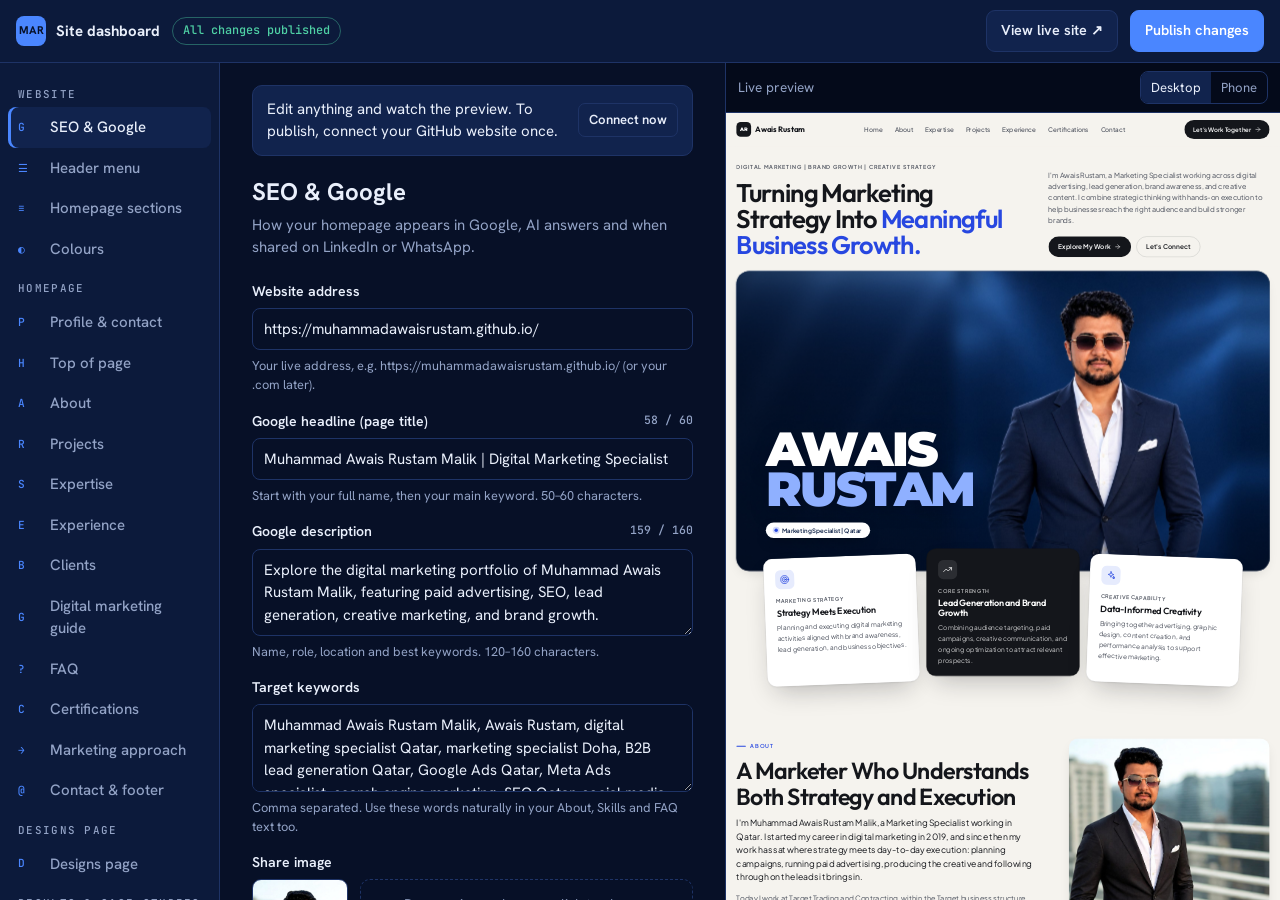
<file: admin.html>
<!doctype html>
<html lang="en">
<head>
<meta charset="utf-8">
<meta name="viewport" content="width=device-width, initial-scale=1, viewport-fit=cover">
<title>Site Dashboard</title>
<meta name="claude:viewport-fit-sides" content="cover">
<meta name="robots" content="noindex, nofollow">
<link rel="icon" href="favicon.svg" type="image/svg+xml">
<link rel="preconnect" href="https://fonts.googleapis.com">
<link rel="preconnect" href="https://fonts.gstatic.com" crossorigin>
<link rel="stylesheet" href="https://fonts.googleapis.com/css2?family=Hanken+Grotesk:wght@400;500;600;700&family=JetBrains+Mono:wght@500&display=swap">
<style>
/* Layout: app shell — top bar, section rail (left), editor (centre), live preview (right). Stacks to Edit/Preview tabs on phones. */
:root{
  --bg:#071027; --panel:#0C1A3B; --panel-2:#11234D; --line:#1E3366; --ink:#E9EFFB; --muted:#93A3C6;
  --accent:#4A86FF; --ok:#4FD1A5; --warn:#F2C46D; --bad:#FF7A7A;
  --f:"Hanken Grotesk","Segoe UI",Roboto,Arial,sans-serif; --mono:"JetBrains Mono",ui-monospace,Menlo,Consolas,monospace;
  color-scheme:dark;
}
*{box-sizing:border-box}
html,body{height:100%}
body{margin:0;background:var(--bg);color:var(--ink);font:400 15px/1.5 var(--f);overflow:hidden}
button,input,select,textarea{font:inherit;color:inherit}
a{color:var(--accent)}
:focus-visible{outline:2px solid var(--warn);outline-offset:2px}
.app{height:100%;display:grid;grid-template-rows:auto 1fr;padding-left:env(safe-area-inset-left,0px);padding-right:env(safe-area-inset-right,0px)}
.top{display:flex;align-items:center;gap:12px;padding:10px max(16px,env(safe-area-inset-left,0px));border-bottom:1px solid var(--line);background:var(--panel);flex-wrap:wrap}
.logo{display:flex;align-items:center;gap:10px;font-weight:700;white-space:nowrap}
.logo b{width:30px;height:30px;border-radius:8px;background:var(--accent);color:var(--bg);display:grid;place-items:center;font-size:.7rem}
.pill{font:500 .74rem/1 var(--mono);padding:7px 10px;border-radius:999px;border:1px solid var(--line);color:var(--muted);white-space:nowrap}
.pill.dirty{color:var(--warn);border-color:color-mix(in srgb,var(--warn) 40%,transparent)}
.pill.ok{color:var(--ok);border-color:color-mix(in srgb,var(--ok) 40%,transparent)}
.spacer{flex:1}
.btn{border:1px solid var(--line);background:var(--panel-2);padding:9px 14px;border-radius:9px;cursor:pointer;font-weight:600;font-size:.9rem;display:inline-flex;align-items:center;gap:8px;text-decoration:none;color:var(--ink);white-space:nowrap}
.btn:hover{border-color:var(--accent)}
.btn.primary{background:var(--accent);border-color:var(--accent);color:#fff}
.btn.primary:disabled{opacity:.6;cursor:wait}
.btn.small{padding:6px 10px;font-size:.82rem;border-radius:7px}
.btn.danger{color:var(--bad)}
.btn.danger.armed{background:var(--bad);color:#200;border-color:var(--bad)}
.icon-btn{border:1px solid transparent;background:none;color:var(--muted);width:30px;height:30px;border-radius:7px;cursor:pointer;display:inline-grid;place-items:center;font-size:.95rem}
.icon-btn:hover{border-color:var(--line);color:var(--ink)}
.shell{display:grid;grid-template-columns:220px minmax(360px,1fr) minmax(380px,1.1fr);min-height:0}
.rail{border-right:1px solid var(--line);overflow:auto;padding:12px 8px;background:var(--panel)}
.rail h6{font:500 .68rem/1 var(--mono);letter-spacing:.12em;text-transform:uppercase;color:var(--muted);margin:14px 10px 8px}
.rail button{display:flex;width:100%;text-align:left;gap:10px;align-items:center;padding:9px 10px;border-radius:8px;border:0;background:none;cursor:pointer;color:var(--muted);font-weight:500}
.rail button:hover{color:var(--ink);background:var(--panel-2)}
.rail button.on{color:var(--ink);background:var(--panel-2);box-shadow:inset 3px 0 0 var(--accent)}
.rail button i{font-style:normal;font:500 .7rem/1 var(--mono);width:22px;color:var(--accent)}
.editor{overflow:auto;padding:22px clamp(16px,2.5vw,32px) 80px;min-width:0}
.editor h1{font-size:1.5rem;margin:0 0 4px}
.editor .desc{color:var(--muted);margin:0 0 22px;max-width:60ch}
.field{display:grid;gap:6px;margin-bottom:16px}
.field>label,.lbl{font-weight:600;font-size:.88rem;display:flex;justify-content:space-between;gap:8px}
.count{font:500 .72rem/1.6 var(--mono);color:var(--muted)}
.count.over{color:var(--bad)}
.help{font-size:.8rem;color:var(--muted)}
input[type=text],input[type=url],input[type=email],input[type=number],input[type=password],select,textarea{width:100%;background:var(--bg);border:1px solid var(--line);border-radius:8px;padding:9px 11px;min-width:0}
textarea{resize:vertical;min-height:70px;line-height:1.5}
input:focus,select:focus,textarea:focus{border-color:var(--accent);outline:none}
.check{display:flex;align-items:center;gap:10px;font-weight:500}
.check input{width:18px;height:18px;accent-color:var(--accent)}
.grid2{display:grid;grid-template-columns:1fr 1fr;gap:0 14px}
@media (max-width:1300px){.grid2{grid-template-columns:1fr}}
.group{border:1px solid var(--line);border-radius:12px;padding:14px;margin-bottom:18px;background:color-mix(in srgb,var(--panel) 60%,transparent)}
.group>.lbl{margin-bottom:10px}
.items{display:grid;gap:10px}
.item{border:1px solid var(--line);border-radius:10px;background:var(--panel);min-width:0}
.item.over{border-color:var(--accent);box-shadow:0 0 0 2px color-mix(in srgb,var(--accent) 35%,transparent)}
.item.dragging{opacity:.4}
.item-head{display:flex;align-items:center;gap:4px;padding:6px 6px 6px 4px}
.item-head .title{flex:1;min-width:0;white-space:nowrap;overflow:hidden;text-overflow:ellipsis;cursor:pointer;font-weight:600;font-size:.9rem;padding:4px}
.handle{cursor:grab;color:var(--muted);width:28px;height:30px;display:grid;place-items:center;border-radius:6px;user-select:none;font-size:1rem;letter-spacing:-2px}
.handle:hover{background:var(--panel-2);color:var(--ink)}
.item-body{padding:4px 14px 12px;border-top:1px solid var(--line)}
.item.collapsed .item-body{display:none}
.str{display:flex;gap:6px;align-items:flex-start}
.str>input,.str>textarea{flex:1}
.add{border:1px dashed var(--line);background:none;border-radius:10px;padding:10px;cursor:pointer;color:var(--muted);font-weight:600;width:100%}
.add:hover{color:var(--ink);border-color:var(--accent)}
.img-field{display:grid;grid-template-columns:96px 1fr;gap:12px;align-items:start}
.thumb{width:96px;height:96px;border-radius:9px;border:1px solid var(--line);background:var(--bg) center/contain no-repeat;display:grid;place-items:center;color:var(--muted);font-size:.72rem;text-align:center}
.drop{border:1.5px dashed var(--line);border-radius:10px;padding:14px;text-align:center;color:var(--muted);cursor:pointer;font-size:.88rem}
.drop.hot{border-color:var(--accent);color:var(--ink);background:color-mix(in srgb,var(--accent) 10%,transparent)}
.gal{display:grid;grid-template-columns:repeat(auto-fill,minmax(170px,1fr));gap:12px}
.gcard{border:1px solid var(--line);border-radius:10px;background:var(--panel);overflow:hidden;display:grid;min-width:0}
.gcard.over{border-color:var(--accent)}
.gcard.dragging{opacity:.4}
.gcard .gimg{aspect-ratio:4/5;background:var(--bg) center/contain no-repeat;position:relative;cursor:grab}
.gcard .gimg span{position:absolute;top:6px;left:6px;font:500 .68rem/1 var(--mono);background:rgba(7,16,39,.85);padding:5px 7px;border-radius:6px}
.gcard .gbody{padding:8px;display:grid;gap:6px}
.gcard .gbody input,.gcard .gbody select{padding:6px 8px;font-size:.82rem}
.gcard .gtools{display:flex;justify-content:space-between}
.preview{border-left:1px solid var(--line);display:grid;grid-template-rows:auto 1fr;min-width:0;background:#040a1a}
.pv-bar{display:flex;align-items:center;gap:8px;padding:8px 12px;border-bottom:1px solid var(--line);font-size:.85rem;color:var(--muted)}
.seg{display:inline-flex;border:1px solid var(--line);border-radius:8px;overflow:hidden}
.seg button{border:0;background:none;padding:6px 10px;cursor:pointer;color:var(--muted);font-size:.82rem}
.seg button[aria-pressed=true]{background:var(--panel-2);color:var(--ink)}
.pv-wrap{overflow:hidden;position:relative;padding:0}
.pv-wrap iframe{border:0;background:#081633;display:block;position:absolute;top:0;left:0;width:1280px;transform-origin:0 0}
.pv-wrap.mobile{overflow:auto}
.pv-wrap.mobile iframe{position:static;width:390px;max-width:calc(100% - 32px);height:calc(100% - 32px);margin:16px auto;transform:none!important;border-radius:18px;border:1px solid var(--line)}
.banner{border:1px solid var(--line);background:var(--panel-2);border-radius:10px;padding:12px 14px;margin-bottom:18px;display:flex;gap:10px;align-items:center;flex-wrap:wrap}
.banner.warn{border-color:color-mix(in srgb,var(--warn) 45%,transparent)}
.banner.bad{border-color:color-mix(in srgb,var(--bad) 55%,transparent)}
.banner.good{border-color:color-mix(in srgb,var(--ok) 50%,transparent)}
.banner p{margin:0;flex:1;min-width:200px}
.serp{background:#fff;color:#202124;border-radius:12px;padding:16px 18px;font-family:Arial,sans-serif;margin-bottom:18px}
.serp .u{font-size:13px;color:#4d5156}
.serp .t{font-size:20px;color:#1a0dab;margin:4px 0;line-height:1.3}
.serp .d{font-size:14px;color:#4d5156;line-height:1.55}
.checks{list-style:none;padding:0;margin:0 0 20px;display:grid;gap:6px}
.checks li{display:flex;gap:10px;align-items:flex-start;font-size:.9rem}
.checks li b{font:500 .72rem/1.9 var(--mono);width:34px;flex:none}
.checks .y b{color:var(--ok)}.checks .n b{color:var(--warn)}
.score{font:700 2.2rem/1 var(--f);margin-bottom:6px}
.toast{position:fixed;left:50%;bottom:calc(20px + env(safe-area-inset-bottom,0px));transform:translateX(-50%);background:var(--panel-2);border:1px solid var(--line);padding:12px 16px;border-radius:10px;z-index:9;max-width:min(560px,calc(100vw - 32px));box-shadow:0 10px 30px rgba(0,0,0,.4)}
.mtabs{display:none}
.steps{padding-left:20px;display:grid;gap:8px;color:var(--ink)}
.steps li::marker{color:var(--accent)}
code{font-family:var(--mono);font-size:.85em;background:var(--bg);border:1px solid var(--line);border-radius:5px;padding:1px 5px}
@media (max-width:1100px){.shell{grid-template-columns:200px 1fr}.preview{display:none}.shell.show-pv .editor{display:none}.shell.show-pv .preview{display:grid;border-left:0}.mtabs{display:inline-flex}}
@media (max-width:720px){
  body{overflow:auto}.app{height:auto;min-height:100%}
  .shell{grid-template-columns:1fr}
  .rail{display:flex;overflow-x:auto;padding:8px;gap:4px;border-right:0;border-bottom:1px solid var(--line);position:sticky;top:0;z-index:3}
  .rail h6{display:none}.rail button{width:auto;white-space:nowrap}.rail button.on{box-shadow:inset 0 -3px 0 var(--accent)}
  .editor{overflow:visible}.shell.show-pv .preview{height:80vh}
  .img-field{grid-template-columns:72px 1fr}.thumb{width:72px;height:72px}
}
@media (prefers-reduced-motion:reduce){*{transition:none!important}}
</style>
</head>
<body>
<div class="app">
  <header class="top">
    <div class="logo"><b>MAR</b>Site dashboard</div>
    <span class="pill" id="status">Loading…</span>
    <span class="spacer"></span>
    <span class="seg mtabs" role="group" aria-label="View"><button type="button" id="tabEdit" aria-pressed="true">Edit</button><button type="button" id="tabPv" aria-pressed="false">Preview</button></span>
    <a class="btn" id="liveLink" href="./" target="_blank" rel="noopener">View live site ↗</a>
    <button class="btn primary" id="publishBtn" type="button">Publish changes</button>
  </header>
  <div class="shell" id="shell">
    <nav class="rail" id="rail" aria-label="Sections"></nav>
    <main class="editor" id="editor"></main>
    <section class="preview" aria-label="Live preview">
      <div class="pv-bar"><span>Live preview</span><span class="spacer"></span>
        <span class="seg" role="group" aria-label="Device"><button type="button" id="pvDesk" aria-pressed="true">Desktop</button><button type="button" id="pvMob" aria-pressed="false">Phone</button></span>
      </div>
      <div class="pv-wrap" id="pvWrap"><iframe id="pv" title="Website preview"></iframe></div>
    </section>
  </div>
</div>
<div class="toast" id="toast" hidden></div>
<script src="render.js"></script>
<script>
(function(){
"use strict";
/* ============ state ============ */
var C=null, PUBLISHED="", CSS="", cur="seo", DRAFT_KEY="mar-dashboard-draft-v2", CONN_KEY="mar-dashboard-github";
var DEFAULT_THEME={bg:"#F5F3EE",bg2:"#FFFFFF",accent:"#2747E0",highlight:"#14161B"};
function ls(k,v){try{if(v===undefined)return localStorage.getItem(k);if(v===null)localStorage.removeItem(k);else localStorage.setItem(k,v);return true}catch(x){return false}}
function clone(o){return JSON.parse(JSON.stringify(o))}
function get(o,p){return p.split(".").reduce(function(x,k){return x==null?undefined:x[k]},o)}
function set(o,p,v){var ks=p.split("."),last=ks.pop(),t=ks.reduce(function(x,k){if(x[k]==null)x[k]={};return x[k]},o);t[last]=v}
function el(tag,attrs){var n=document.createElement(tag);attrs=attrs||{};for(var k in attrs){var v=attrs[k];if(v==null||v===false)continue;if(k==="text")n.textContent=v;else if(k==="html")n.innerHTML=v;else if(k.slice(0,2)==="on")n.addEventListener(k.slice(2),v);else if(k==="class")n.className=v;else n.setAttribute(k,v===true?"":v)}
  for(var i=2;i<arguments.length;i++){var c=arguments[i];if(c==null||c===false)continue;if(Array.isArray(c))c.forEach(function(x){if(x)n.appendChild(typeof x==="string"?document.createTextNode(x):x)});else n.appendChild(typeof c==="string"?document.createTextNode(c):c)}return n}
function toast(msg,ms){var t=document.getElementById("toast");t.textContent=msg;t.hidden=false;clearTimeout(toast._t);toast._t=setTimeout(function(){t.hidden=true},ms||3500)}
var uid=0;function nid(p){uid++;return (p||"f")+"-"+uid}

/* ============ panels (what can be edited) ============ */
var PANELS=[
 {g:"Website",id:"seo",i:"G",title:"SEO & Google",desc:"How your homepage appears in Google, AI answers and when shared on LinkedIn or WhatsApp.",fields:[
   {k:"site.url",t:"url",label:"Website address",help:"Your live address, e.g. https://muhammadawaisrustam.github.io/ (or your .com later)."},
   {k:"site.title",t:"text",label:"Google headline (page title)",max:60,help:"Start with your full name, then your main keyword. 50–60 characters."},
   {k:"site.description",t:"textarea",label:"Google description",max:160,help:"Name, role, location and best keywords. 120–160 characters."},
   {k:"site.keywords",t:"textarea",label:"Target keywords",help:"Comma separated. Use these words naturally in your About, Skills and FAQ text too."},
   {k:"site.ogImage",t:"image",label:"Share image",help:"Shown when your link is shared on LinkedIn, WhatsApp, etc."},
   {k:"site.googleVerification",t:"text",label:"Google Search Console code",help:"Paste only the content=\"…\" value from Search Console’s HTML tag method."},
   {k:"site.serviceName",t:"text",label:"Service name (for Google and AI tools)",help:"How your marketing service is named in structured data, e.g. “Muhammad Awais Rustam – Digital Marketing Services”."},
   {k:"site.areaServed",t:"text",label:"Areas served",help:"Comma separated countries. Add “Worldwide” for remote work, e.g. Qatar, Worldwide."}
 ],after:seoTools},
 {g:"Website",id:"menu",i:"☰",title:"Header menu",desc:"The buttons in your header. Drag to reorder. Use #about, #skills, #projects, #experience, #credentials, #contact for homepage sections, designs.html for the Designs page, or a full https:// link (opens in a new tab).",fields:[
   {k:"nav",t:"list",label:"Menu buttons",add:"Add button",sum:function(x){return x.label+"  →  "+x.href},tpl:{label:"New",href:"#"},fields:[{row:[{k:"label",t:"text",label:"Button text"},{k:"href",t:"text",label:"Goes to"}]}]},
   {k:"hero.navButton",t:"text",label:"Highlighted button (right side)",help:"Links to your Contact section. Leave empty to hide."}]},
 {g:"Website",id:"layout",i:"≡",title:"Homepage sections",desc:"Drag sections to change their order on the homepage. Untick to hide one.",fields:[{k:"sections",t:"sections"}]},
 {g:"Website",id:"theme",i:"◐",title:"Colours",desc:"Your brand colours. The site is designed around a warm off-white page, charcoal text and one accent colour.",fields:[
   {k:"theme.bg",t:"color",label:"Page background"},{k:"theme.bg2",t:"color",label:"Card background"},
   {k:"theme.accent",t:"color",label:"Accent (buttons, links)"},{k:"theme.highlight",t:"color",label:"Text and dark buttons"}],after:function(box){box.appendChild(el("button",{class:"btn small",type:"button",onclick:function(){C.theme=clone(DEFAULT_THEME);changed();renderPanel()}},"Reset to default colours"))}},
 {g:"Homepage",id:"profile",i:"P",title:"Profile & contact",desc:"Your personal details. These also tell Google and AI assistants who you are.",fields:[
   {k:"profile.name",t:"text",label:"Full name"},{row:[{k:"profile.shortName",t:"text",label:"Short name (logo)"},{k:"profile.monogram",t:"text",label:"Monogram",max:4}]},
   {k:"profile.jobTitle",t:"text",label:"Job title"},
   {k:"profile.photo",t:"image",label:"Profile photo",max:1600},{k:"profile.cover",t:"image",label:"Cover photo for the top of the page (wide)",max:1920,help:"A wide 16:9 photo with you on the right and open space on the left, where your name is placed in front."},{k:"profile.coverPortrait",t:"image",label:"Cover photo for phones (tall)",max:1080,help:"A 4:5 version of the cover photo. Your name sits over the bottom of it."},{k:"profile.cutout",t:"image",label:"Cut-out portrait for the top of the page",max:1400,help:"A PNG or WebP of you with a transparent background. Your name appears behind it. Used only when no cover photo is set."},{k:"profile.photoAlt",t:"text",label:"Photo description (for Google Images)",help:"Include your name."},
   {row:[{k:"profile.email",t:"email",label:"Email"},{k:"profile.phone",t:"text",label:"Phone (as shown)"}]},
   {row:[{k:"profile.whatsapp",t:"text",label:"WhatsApp number",help:"Digits with country code, e.g. 97433370737"},{k:"profile.location",t:"text",label:"Location"}]},
   {k:"profile.linkedin",t:"url",label:"LinkedIn URL"},{row:[{k:"profile.instagram",t:"url",label:"Instagram URL (optional)"},{k:"profile.behance",t:"url",label:"Behance URL (optional)"}]},
   {row:[{k:"profile.employer",t:"text",label:"Current employer"},{k:"profile.employerUrl",t:"url",label:"Employer website"}]},
   {row:[{k:"profile.city",t:"text",label:"City"},{k:"profile.countryCode",t:"text",label:"Country code",help:"e.g. QA"}]},
   {k:"profile.university",t:"text",label:"University"},
   {k:"profile.alternateNames",t:"text",label:"Other names people search",help:"Comma separated."},
   {k:"profile.knowsAbout",t:"textarea",label:"Topics you are an expert in",help:"Comma separated. Tells Google and AI assistants what to recommend you for, e.g. Digital marketing, Lead generation, SEO."}]},
 {g:"Homepage",id:"hero",i:"H",title:"Top of page",desc:"The first thing visitors see: headline, buttons, your portrait with your name behind it, and three highlight cards.",fields:[
   {k:"hero.label",t:"text",label:"Small label above the headline"},
   {k:"hero.headline",t:"text",label:"Headline"},{k:"hero.accentWords",t:"text",label:"Words in the accent colour",help:"Copy the exact words from the headline, e.g. Meaningful Business Growth."},
   {k:"hero.lede",t:"textarea",label:"Introduction",max:320},
   {row:[{k:"hero.cta1Label",t:"text",label:"Main button text"},{k:"hero.cta1Link",t:"text",label:"Main button link"}]},
   {row:[{k:"hero.cta2Label",t:"text",label:"Second button text"},{k:"hero.cta2Link",t:"text",label:"Second button link"}]},
   {row:[{k:"hero.frameWordLeft",t:"text",label:"Big word left of your portrait"},{k:"hero.frameWordRight",t:"text",label:"Big word right of your portrait"}]},
   {k:"hero.location",t:"text",label:"Black label under your portrait",help:"e.g. Marketing Specialist | Qatar. Don’t say you’re available for freelance work unless you are."},
   {k:"hero.cards",t:"list",label:"Three highlight cards",sum:function(x){return x.title},tpl:{kicker:"Label",title:"New card",text:"",icon:"spark"},fields:[
     {row:[{k:"kicker",t:"text",label:"Small label"},{k:"icon",t:"text",label:"Icon",help:"target, growth, spark, ads, search, social, design, message, chart"}]},{k:"title",t:"text",label:"Title"},{k:"text",t:"textarea",label:"Description"}]}]},
 {g:"Homepage",id:"about",i:"A",title:"About",desc:"Keep the first paragraph as a direct answer to “Who is Muhammad Awais Rustam?”. Google and AI assistants quote it.",fields:[
   {row:[{k:"about.eyebrow",t:"text",label:"Small label"},{k:"about.heading",t:"text",label:"Heading"}]},
   {k:"about.paragraphs",t:"strings",label:"Paragraphs",multi:true,add:"Add paragraph"},
   {k:"about.facts",t:"list",label:"Quick facts",sum:function(x){return x.label+": "+x.value},tpl:{label:"Label",value:""},fields:[{row:[{k:"label",t:"text",label:"Label"},{k:"value",t:"text",label:"Value"}]}]}]},
 {g:"Homepage",id:"projects",i:"R",title:"Projects",desc:"The project cards on the homepage come from Case studies (in the Results & case studies group). Edit or add projects there.",fields:[
   {row:[{k:"projects.eyebrow",t:"text",label:"Small label"},{k:"projects.heading",t:"text",label:"Heading"}]},{k:"projects.intro",t:"textarea",label:"Intro"}]},
 {g:"Homepage",id:"skills",i:"S",title:"Expertise",desc:"Your areas of expertise. No percentages: just what you work on.",fields:[
   {row:[{k:"skills.eyebrow",t:"text",label:"Small label"},{k:"skills.heading",t:"text",label:"Heading"}]},{k:"skills.intro",t:"textarea",label:"Intro"},
   {k:"skills.items",t:"list",label:"Areas",add:"Add area",sum:function(x){return x.title},tpl:{icon:"spark",title:"New area",text:"",list:[]},fields:[
     {row:[{k:"title",t:"text",label:"Area"},{k:"icon",t:"text",label:"Icon",help:"ads, search, social, design, message, chart, target, growth, spark"}]},{k:"text",t:"textarea",label:"One-line description"},
     {k:"list",t:"strings",label:"Skills in this area",add:"Add skill"}]}]},
 {g:"Homepage",id:"experience",i:"E",title:"Experience",fields:[
   {row:[{k:"experience.eyebrow",t:"text",label:"Small label"},{k:"experience.heading",t:"text",label:"Heading"}]},
   {k:"experience.items",t:"list",label:"Jobs (newest first)",add:"Add job",sum:function(x){return x.dates+" · "+x.title},tpl:{dates:"2026 – Present",start:"2026",current:false,title:"Job title",org:"Company · City",steps:[],note:"",bullets:[""]},fields:[
     {k:"title",t:"text",label:"Job title"},{k:"org",t:"text",label:"Company · Location"},
     {row:[{k:"dates",t:"text",label:"Dates shown",help:"Only real dates, e.g. Jun 2024 – May 2025"},{k:"start",t:"text",label:"Start (YYYY or YYYY-MM)"}]},{k:"current",t:"check",label:"Current job"},
     {k:"steps",t:"strings",label:"Role progression (optional)",add:"Add role",help:"Oldest first, e.g. Digital Marketing Executive, then Marketing Specialist."},
     {k:"note",t:"textarea",label:"Context (optional)"},
     {k:"bullets",t:"strings",label:"Responsibilities",multi:true,add:"Add responsibility"}]}]},
 {g:"Homepage",id:"brands",i:"B",title:"Clients",fields:[
   {row:[{k:"brands.eyebrow",t:"text",label:"Small label"},{k:"brands.heading",t:"text",label:"Heading"}]},
   {k:"brands.items",t:"strings",label:"Brands",add:"Add brand"}]},
 {g:"Homepage",id:"guide",i:"G",title:"Digital marketing guide",desc:"Answer-first cards for questions people ask Google and AI assistants about digital marketing. Start each answer with the direct answer in one or two sentences, then add short points.",fields:[
   {row:[{k:"guide.eyebrow",t:"text",label:"Small label"},{k:"guide.heading",t:"text",label:"Heading"}]},{k:"guide.intro",t:"textarea",label:"Intro"},
   {k:"guide.items",t:"list",label:"Questions",add:"Add question",sum:function(x){return x.q},tpl:{id:"",tag:"Topic",q:"New question?",a:"",points:[]},fields:[
     {k:"q",t:"text",label:"Question"},{row:[{k:"tag",t:"text",label:"Small tag"},{k:"id",t:"text",label:"Link code",help:"Lowercase-with-dashes, used as #link"}]},
     {k:"a",t:"textarea",label:"Direct answer"},{k:"points",t:"strings",label:"Supporting points",multi:true,add:"Add point"}]}]},
 {g:"Homepage",id:"faq",i:"?",title:"FAQ",desc:"Questions people type into Google or ask AI assistants. Start each answer with the direct answer in one sentence.",fields:[
   {row:[{k:"faq.eyebrow",t:"text",label:"Small label"},{k:"faq.heading",t:"text",label:"Heading"}]},
   {k:"faq.items",t:"list",label:"Questions",add:"Add question",sum:function(x){return x.q},tpl:{q:"New question?",a:""},fields:[{k:"q",t:"text",label:"Question"},{k:"a",t:"textarea",label:"Answer"}]}]},
 {g:"Homepage",id:"credentials",i:"C",title:"Certifications",fields:[
   {row:[{k:"credentials.eyebrow",t:"text",label:"Small label"},{k:"credentials.heading",t:"text",label:"Heading"}]},{k:"credentials.intro",t:"textarea",label:"Intro"},
   {k:"credentials.certifications",t:"list",label:"Certifications",add:"Add certification",sum:function(x){return x.title},tpl:{title:"Certificate name",issuer:"",meta:"Issuer · Month Year",url:"",date:"",expires:"",id:"",image:""},fields:[{k:"title",t:"text",label:"Certificate"},{row:[{k:"issuer",t:"text",label:"Issuer"},{k:"meta",t:"text",label:"Line under the title",help:"e.g. Coursera · Sep 2026"}]},{k:"url",t:"url",label:"Credential link (optional)"},{row:[{k:"date",t:"text",label:"Issued (YYYY-MM-DD)"},{k:"expires",t:"text",label:"Expires (optional)"},{k:"id",t:"text",label:"Certificate ID (optional)"}]},{k:"image",t:"image",label:"Certificate image",max:1400}]},
   {k:"credentials.education",t:"list",label:"Education (optional)",add:"Add education",sum:function(x){return x.title},tpl:{title:"Degree",meta:"Institution · Years"},fields:[{row:[{k:"title",t:"text",label:"Qualification"},{k:"meta",t:"text",label:"Institution · Years"}]}]},
   {row:[{k:"credentials.certificationsEmpty",t:"text",label:"Text when no certificates listed"},{k:"credentials.linkedinButton",t:"text",label:"LinkedIn button text"}]}]},
 {g:"Homepage",id:"approach",i:"→",title:"Marketing approach",desc:"Your process (Understand, Plan, Execute, Measure, Improve) and a short note on how you judge lead quality.",fields:[
   {row:[{k:"approach.eyebrow",t:"text",label:"Small label"},{k:"approach.heading",t:"text",label:"Heading"}]},{k:"approach.intro",t:"textarea",label:"Intro"},
   {k:"approach.steps",t:"list",label:"Steps",add:"Add step",sum:function(x){return x.title},tpl:{title:"Step",text:""},fields:[{k:"title",t:"text",label:"Step"},{k:"text",t:"textarea",label:"Description"}]},
   {k:"approach.noteTitle",t:"text",label:"Note title"},{k:"approach.note",t:"textarea",label:"Note"}]},
 {g:"Homepage",id:"contact",i:"@",title:"Contact & footer",desc:"Email, phone and LinkedIn come from Profile & contact. To receive form messages directly, create a free form at formspree.io and paste its link below. Without it, the form opens the visitor’s email app with the message filled in.",fields:[
   {k:"contact.eyebrow",t:"text",label:"Small label"},{k:"contact.heading",t:"text",label:"Heading"},{k:"contact.text",t:"textarea",label:"Text under the heading"},
   {k:"contact.formEndpoint",t:"url",label:"Form service link (optional)",help:"e.g. https://formspree.io/f/abcdwxyz. Messages then arrive in your email, and visitors see “sent” only after a real send."},
   {k:"contact.enquiryTypes",t:"strings",label:"Enquiry types",add:"Add type"},
   {row:[{k:"footer.left",t:"text",label:"Footer line 1"},{k:"footer.right",t:"text",label:"Footer line 2"}]}]},
 {g:"Designs page",id:"designs",i:"D",title:"Designs page",desc:"Your separate design portfolio. Each category has its own Instagram buttons. Drop images onto a category to add designs; drag cards to reorder.",fields:[
   {row:[{k:"designsPage.title",t:"text",label:"Google headline",max:60},{k:"designsPage.eyebrow",t:"text",label:"Small label"}]},
   {k:"designsPage.description",t:"textarea",label:"Google description",max:160},
   {k:"designsPage.heading",t:"text",label:"Page heading"},{k:"designsPage.intro",t:"textarea",label:"Intro"},
   {k:"designsPage.services",t:"strings",label:"Design services",add:"Add service"},
   {k:"designsPage.categories",t:"list",label:"Categories",add:"Add category",sum:function(x){return x.name+" · "+((x.items||[]).length)+" designs"},tpl:{id:"new-category",name:"New category",description:"",instagram:[{label:"@instagram",url:"https://www.instagram.com/"}],items:[]},fields:[
     {row:[{k:"name",t:"text",label:"Category name"},{k:"id",t:"text",label:"Short code",help:"Lowercase, no spaces (used in the page link)"}]},
     {k:"description",t:"textarea",label:"Description"},
     {k:"instagram",t:"list",label:"Instagram buttons",add:"Add Instagram link",sum:function(x){return x.label},tpl:{label:"@handle",url:"https://www.instagram.com/"},fields:[{row:[{k:"label",t:"text",label:"Button text"},{k:"url",t:"url",label:"Instagram link"}]}]},
     {k:"items",t:"gallery",label:"Designs"}]}]},
 {g:"Results & case studies",id:"results",i:"▥",title:"Results page",desc:"Your campaign numbers and charts. Chart types: bar, hbar (horizontal bars), donut or line (best for monthly trends). The number in “Value” sets the bar size; “Shown as” is the text people see, e.g. 6,000+.",fields:[
   {row:[{k:"results.title",t:"text",label:"Google headline",max:60},{k:"results.eyebrow",t:"text",label:"Small label"}]},
   {k:"results.description",t:"textarea",label:"Google description",max:160},
   {k:"results.heading",t:"text",label:"Page heading"},{k:"results.intro",t:"textarea",label:"Intro"},
   {k:"results.kpis",t:"list",label:"Headline numbers",add:"Add number",sum:function(x){return x.value+" "+x.label},tpl:{value:"0",label:"New result",source:""},fields:[{row:[{k:"value",t:"text",label:"Number"},{k:"label",t:"text",label:"Label"}]},{k:"source",t:"text",label:"Account / source (optional)"}]},
   {row:[{k:"results.chartsHeading",t:"text",label:"Charts heading"},{k:"results.chartsEyebrow",t:"text",label:"Charts small label"}]},{k:"results.chartsIntro",t:"textarea",label:"Charts intro"},
   {k:"results.charts",t:"list",label:"Charts",add:"Add chart",sum:function(x){return (x.type||"bar")+" · "+x.title},tpl:{type:"line",tag:"Account",title:"Monthly leads",caption:"",unit:"",wide:false,items:[{label:"Jan",value:0,display:""}]},fields:[
     {k:"title",t:"text",label:"Chart title"},{row:[{k:"type",t:"text",label:"Type (bar, hbar, donut, line)"},{k:"tag",t:"text",label:"Small tag"}]},
     {k:"caption",t:"textarea",label:"Caption"},{row:[{k:"unit",t:"text",label:"Unit (optional)"},{k:"wide",t:"check",label:"Full width"}]},
     {k:"items",t:"list",label:"Data",add:"Add data point",sum:function(x){return x.label+": "+(x.display||x.value)},tpl:{label:"Label",value:0,display:""},fields:[{row:[{k:"label",t:"text",label:"Label"},{k:"value",t:"number",label:"Value"},{k:"display",t:"text",label:"Shown as (optional)"}]}]}]},
   {k:"results.tableHeading",t:"text",label:"Scorecard heading"},
   {k:"results.table",t:"list",label:"Scorecard rows",add:"Add row",sum:function(x){return x.account+" · "+x.result},tpl:{account:"Account",period:"",channels:"",goal:"",result:""},fields:[{row:[{k:"account",t:"text",label:"Account"},{k:"period",t:"text",label:"Period"}]},{row:[{k:"channels",t:"text",label:"Channels"},{k:"goal",t:"text",label:"Goal"},{k:"result",t:"text",label:"Result"}]}]}]},
 {g:"Results & case studies",id:"cases",i:"✎",title:"Case studies",desc:"Post a new case study whenever you share one on LinkedIn. Each one gets its own page that Google and AI assistants can find. Newest date shows first.",fields:[
   {row:[{k:"caseStudies.title",t:"text",label:"Google headline",max:60},{k:"caseStudies.eyebrow",t:"text",label:"Small label"}]},
   {k:"caseStudies.description",t:"textarea",label:"Google description",max:160},
   {k:"caseStudies.heading",t:"text",label:"Page heading"},{k:"caseStudies.intro",t:"textarea",label:"Intro"},
   {k:"caseStudies.items",t:"list",label:"Case studies",add:"Add case study",sum:function(x){return (x.date||"")+" · "+x.title},tpl:{slug:"",date:new Date().toISOString().slice(0,10),order:9,draft:true,title:"New case study",client:"",industry:"",image:"",summary:"",objective:"",challenge:"",responsibilities:[""],approach:[""],tools:[],gallery:[],results:[],lessons:"",url:"",tags:[],linkedin:""},fields:[
     {k:"title",t:"text",label:"Project name"},{row:[{k:"date",t:"text",label:"Date (YYYY-MM-DD)"},{k:"slug",t:"text",label:"Page link",help:"Lowercase-with-dashes. Don’t change it after publishing."}]},
     {row:[{k:"order",t:"number",label:"Position on homepage",help:"1 shows first"},{k:"draft",t:"check",label:"Mark as editable draft"}]},
     {row:[{k:"client",t:"text",label:"Client or company"},{k:"industry",t:"text",label:"Industry"}]},
     {k:"image",t:"image",label:"Cover image",max:1600},
     {k:"summary",t:"textarea",label:"Summary (1–2 sentences, used by Google)",max:220},
     {k:"objective",t:"textarea",label:"Business objective"},
     {k:"challenge",t:"textarea",label:"Marketing challenge"},
     {k:"responsibilities",t:"strings",label:"My responsibilities",multi:true,add:"Add responsibility"},
     {k:"approach",t:"strings",label:"Strategy and execution (steps)",multi:true,add:"Add step"},
     {k:"tools",t:"strings",label:"Tools and platforms",add:"Add tool"},
     {k:"gallery",t:"gallery",label:"Creative assets and campaign screenshots"},
     {k:"results",t:"list",label:"Results",add:"Add result",help:"Kind: verified (real, documented result), budget (budget managed, not a result) or note.",sum:function(x){return (x.kind||"note")+": "+x.value+" "+x.label},tpl:{value:"",label:"",kind:"verified"},fields:[{row:[{k:"value",t:"text",label:"Number"},{k:"label",t:"text",label:"Label"},{k:"kind",t:"text",label:"Kind (verified, budget, note)"}]}]},
     {k:"lessons",t:"textarea",label:"Lessons learned"},
     {row:[{k:"url",t:"text",label:"Project link (optional)"},{k:"urlLabel",t:"text",label:"Link text"}]},
     {k:"tags",t:"strings",label:"Tags",add:"Add tag"},
     {k:"linkedin",t:"url",label:"LinkedIn post link (optional)"}]}]},
 {g:"Publishing",id:"connect",i:"⇪",title:"Connect & backup",desc:"Connect this dashboard to your GitHub website once. After that, the Publish button updates your live site.",fields:[],after:connectPanel}
];

/* ============ field builders ============ */
function fieldWrap(f,input,extra){
  var id=input.id||nid("f");input.id=id;
  var lab=el("label",{for:id},el("span",{text:f.label||""}),extra||null);
  return el("div",{class:"field"},f.label?lab:null,input,f.help?el("div",{class:"help",text:f.help}):null);
}
function build(f,base,box){
  if(f.row){var r=el("div",{class:"grid2"});f.row.forEach(function(x){build(x,base,r)});box.appendChild(r);return}
  if(f.group){var g=el("div",{class:"group"},el("div",{class:"lbl",text:f.group}));f.fields.forEach(function(x){build(x,base,g)});box.appendChild(g);return}
  var p=base?base+"."+f.k:f.k,v=get(C,p);
  var T={text:fText,url:fText,email:fText,textarea:fText,number:fText,check:fCheck,color:fColor,image:fImage,strings:fStrings,list:fList,gallery:fGallery,sections:fSections}[f.t];
  box.appendChild(T(f,p,v));
}
function fText(f,p,v){
  var multi=f.t==="textarea",inp=el(multi?"textarea":"input",multi?{rows:3}:{type:f.t==="number"?"number":f.t==="text"?"text":f.t});
  inp.value=v==null?"":v;
  var cnt=f.max?el("span",{class:"count"}):null;
  function upd(){if(cnt){var n=inp.value.length;cnt.textContent=n+" / "+f.max;cnt.className="count"+(n>f.max?" over":"")}}
  inp.addEventListener("input",function(){set(C,p,f.t==="number"?Number(inp.value||0):inp.value);upd();changed()});
  upd();return fieldWrap(f,inp,cnt);
}
function fCheck(f,p,v){var inp=el("input",{type:"checkbox",id:nid()});inp.checked=!!v;inp.addEventListener("change",function(){set(C,p,inp.checked);changed()});
  return el("div",{class:"field"},el("label",{class:"check",for:inp.id},inp,el("span",{text:f.label})))}
function fColor(f,p,v){
  var c=el("input",{type:"color",value:v||"#000000",style:"width:48px;height:38px;padding:2px;border-radius:8px;border:1px solid var(--line);background:none"}),t=el("input",{type:"text",value:v||""});
  c.addEventListener("input",function(){t.value=c.value;set(C,p,c.value);changed()});
  t.addEventListener("input",function(){if(/^#[0-9a-f]{6}$/i.test(t.value)){c.value=t.value;set(C,p,t.value);changed()}});
  t.id=nid();c.setAttribute("aria-label",f.label+" picker");
  return el("div",{class:"field"},el("label",{for:t.id,text:f.label}),el("div",{style:"display:flex;gap:8px"},c,t));
}
/* --- images --- */
function readImage(file,max){
  return new Promise(function(res,rej){
    if(!/^image\//.test(file.type))return rej(new Error(file.name+" is not an image"));
    var r=new FileReader();r.onerror=function(){rej(new Error("Could not read "+file.name))};
    r.onload=function(){var img=new Image();img.onload=function(){
      var m=max||1400,s=Math.min(1,m/Math.max(img.width,img.height)),w=Math.round(img.width*s),h=Math.round(img.height*s);
      var cv=document.createElement("canvas");cv.width=w;cv.height=h;var x=cv.getContext("2d");x.fillStyle="#ffffff";x.fillRect(0,0,w,h);x.drawImage(img,0,0,w,h);
      readImage.w=w;readImage.h=h;res(cv.toDataURL("image/jpeg",0.86))};img.onerror=function(){rej(new Error("Could not open "+file.name))};img.src=r.result};
    r.readAsDataURL(file);
  });
}
function dropZone(text,multiple,onFiles){
  var fi=el("input",{type:"file",accept:"image/*",hidden:true,multiple:multiple||null});
  var z=el("div",{class:"drop",tabindex:"0",role:"button"},text,fi);
  z.addEventListener("click",function(ev){if(ev.target!==fi)fi.click()});
  z.addEventListener("keydown",function(ev){if(ev.key==="Enter"||ev.key===" "){ev.preventDefault();fi.click()}});
  fi.addEventListener("change",function(){if(fi.files.length)onFiles([].slice.call(fi.files));fi.value=""});
  ["dragenter","dragover"].forEach(function(t){z.addEventListener(t,function(ev){if(ev.dataTransfer&&[].indexOf.call(ev.dataTransfer.types,"Files")>-1){ev.preventDefault();z.classList.add("hot")}})});
  ["dragleave","drop"].forEach(function(t){z.addEventListener(t,function(){z.classList.remove("hot")})});
  z.addEventListener("drop",function(ev){if(ev.dataTransfer.files.length){ev.preventDefault();onFiles([].slice.call(ev.dataTransfer.files))}});
  return z;
}
function fImage(f,p,v){
  var th=el("div",{class:"thumb"}),path=el("input",{type:"text",value:v&&!/^data:/.test(v)?v:""});
  function show(){var cv=get(C,p);th.style.backgroundImage=cv?"url(\""+cv+"\")":"";th.textContent=cv?"":"No image";path.value=cv&&!/^data:/.test(cv)?cv:(cv?"New image (uploads on publish)":"")}
  path.addEventListener("change",function(){set(C,p,path.value.trim());show();changed()});
  var z=dropZone("Drop an image here or click to choose",false,function(fs){readImage(fs[0],f.max).then(function(d){set(C,p,d);show();changed();toast("Image added. It uploads when you publish.")},function(er){toast(er.message)})});
  show();path.id=nid();
  return el("div",{class:"field"},el("label",{for:path.id,text:f.label}),el("div",{class:"img-field"},th,el("div",{style:"display:grid;gap:8px;min-width:0"},z,path)),f.help?el("div",{class:"help",text:f.help}):null);
}
/* --- drag & drop sorting --- */
function sortable(container,arrPath,itemSel){
  var from=null;
  container.addEventListener("dragstart",function(ev){var it=ev.target.closest(itemSel);if(!it||it.parentNode!==container)return;from=+it.dataset.idx;it.classList.add("dragging");ev.dataTransfer.effectAllowed="move";try{ev.dataTransfer.setData("text/plain","item")}catch(x){}ev.stopPropagation()});
  container.addEventListener("dragend",function(ev){[].forEach.call(container.children,function(c){c.classList.remove("dragging","over");if(c.dataset.idx!=null)c.draggable=false});from=null});
  container.addEventListener("dragover",function(ev){if(from==null)return;var it=ev.target.closest(itemSel);if(!it||it.parentNode!==container)return;ev.preventDefault();ev.stopPropagation();[].forEach.call(container.children,function(c){c.classList.toggle("over",c===it)})});
  container.addEventListener("drop",function(ev){if(from==null)return;var it=ev.target.closest(itemSel);if(!it||it.parentNode!==container)return;ev.preventDefault();ev.stopPropagation();move(arrPath,from,+it.dataset.idx)});
}
function armHandle(handle,item){handle.addEventListener("mousedown",function(){item.draggable=true});handle.addEventListener("touchstart",function(){},{passive:true});handle.addEventListener("mouseup",function(){item.draggable=false})}
function move(arrPath,a,b){var arr=get(C,arrPath);if(!arr||a===b||b<0||b>=arr.length)return;var x=arr.splice(a,1)[0];arr.splice(b,0,x);changed();renderPanel()}
function delBtn(onConfirm){
  var b=el("button",{class:"icon-btn",type:"button",title:"Delete","aria-label":"Delete",text:"✕"});
  b.addEventListener("click",function(){if(b.dataset.armed){onConfirm();return}b.dataset.armed="1";b.textContent="Delete?";b.className="btn small danger armed";setTimeout(function(){if(b.isConnected){delete b.dataset.armed;b.textContent="✕";b.className="icon-btn"}},3000)});
  return b;
}
function fStrings(f,p,v){
  if(!Array.isArray(v)){v=[];set(C,p,v)}
  var list=el("div",{class:"items"});
  v.forEach(function(s,i){
    var inp=el(f.multi?"textarea":"input",f.multi?{rows:3,"aria-label":(f.label||"")+" "+(i+1)}:{type:"text","aria-label":(f.label||"")+" "+(i+1)});inp.value=s;
    inp.addEventListener("input",function(){get(C,p)[i]=inp.value;changed()});
    var h=el("span",{class:"handle",title:"Drag to reorder",text:"⋮⋮"});
    var row=el("div",{class:"str item","data-idx":i,style:"border:0;background:none"},h,inp,
      el("button",{class:"icon-btn",type:"button","aria-label":"Move up",text:"↑",onclick:function(){move(p,i,i-1)}}),
      delBtn(function(){get(C,p).splice(i,1);changed();renderPanel()}));
    armHandle(h,row);list.appendChild(row);
  });
  sortable(list,p,".item");
  return el("div",{class:"group"},el("div",{class:"lbl",text:f.label}),list,el("button",{class:"add",type:"button",style:"margin-top:10px",onclick:function(){get(C,p).push("");changed();renderPanel();focusLast(list)}},"+ "+(f.add||"Add item")));
}
function focusLast(){setTimeout(function(){var all=document.querySelectorAll("#editor input,#editor textarea");},0)}
var OPEN={};
function fList(f,p,v){
  if(!Array.isArray(v)){v=[];set(C,p,v)}
  var list=el("div",{class:"items"});
  v.forEach(function(it,i){
    var key=p+"."+i,open=OPEN[key];
    var h=el("span",{class:"handle",title:"Drag to reorder",text:"⋮⋮"});
    var title=el("span",{class:"title",text:(f.sum?f.sum(it):"Item "+(i+1))||"Untitled",onclick:function(){OPEN[key]=!OPEN[key];renderPanel()}});
    var body=el("div",{class:"item-body"});
    var item=el("div",{class:"item"+(open?"":" collapsed"),"data-idx":i},
      el("div",{class:"item-head"},h,title,
        el("button",{class:"icon-btn",type:"button","aria-label":"Move up",title:"Move up",text:"↑",onclick:function(){move(p,i,i-1)}}),
        el("button",{class:"icon-btn",type:"button","aria-label":"Move down",title:"Move down",text:"↓",onclick:function(){move(p,i,i+1)}}),
        el("button",{class:"icon-btn",type:"button","aria-label":"Duplicate",title:"Duplicate",text:"⧉",onclick:function(){get(C,p).splice(i+1,0,clone(it));changed();renderPanel()}}),
        delBtn(function(){get(C,p).splice(i,1);changed();renderPanel()}),
        el("button",{class:"icon-btn",type:"button","aria-label":open?"Collapse":"Edit",title:open?"Collapse":"Edit",text:open?"▴":"▾",onclick:function(){OPEN[key]=!OPEN[key];renderPanel()}})),
      body);
    if(open){f.fields.forEach(function(sf){build(sf,key,body)});body.addEventListener("input",function(){title.textContent=(f.sum?f.sum(get(C,key)):"")||"Untitled"})}
    armHandle(h,item);list.appendChild(item);
  });
  sortable(list,p,".item");
  return el("div",{class:"group"},el("div",{class:"lbl"},el("span",{text:f.label}),el("span",{class:"count",text:v.length+" items"})),list,
    el("button",{class:"add",type:"button",style:"margin-top:10px",onclick:function(){var arr=get(C,p);arr.push(clone(f.tpl||{}));OPEN[p+"."+(arr.length-1)]=true;changed();renderPanel()}},"+ "+(f.add||"Add")));
}
function fSections(f,p,v){
  var names={about:"About",projects:"Projects",skills:"Expertise",experience:"Experience",brands:"Clients",guide:"Digital marketing guide",faq:"FAQ",credentials:"Certifications",approach:"Marketing approach",contact:"Contact"};
  var list=el("div",{class:"items"});
  v.forEach(function(s,i){
    var h=el("span",{class:"handle",title:"Drag to reorder",text:"⋮⋮"});
    var vis=el("input",{type:"checkbox","aria-label":"Show "+(names[s.id]||s.id)});vis.checked=s.visible!==false;
    vis.addEventListener("change",function(){s.visible=vis.checked;changed()});
    var item=el("div",{class:"item","data-idx":i},el("div",{class:"item-head",style:"gap:10px;padding-right:10px"},h,vis,el("span",{class:"title",text:names[s.id]||s.id,style:"cursor:default"}),
      el("button",{class:"icon-btn",type:"button","aria-label":"Move up",text:"↑",onclick:function(){move(p,i,i-1)}}),el("button",{class:"icon-btn",type:"button","aria-label":"Move down",text:"↓",onclick:function(){move(p,i,i+1)}})));
    armHandle(h,item);list.appendChild(item);
  });
  sortable(list,p,".item");
  return el("div",{},el("div",{class:"help",style:"margin-bottom:10px",text:"The top of the page (headline, portrait and highlight cards) always comes first."}),list);
}
function fGallery(f,p,v){
  if(!Array.isArray(v)){v=[];set(C,p,v)}
  var z=dropZone("Drop design images here (several at once is fine) or click to choose",true,function(files){
    var n=0;
    files.reduce(function(pr,fl){return pr.then(function(){return readImage(fl,1400).then(function(d){
      v.unshift({image:d,w:readImage.w,h:readImage.h,title:fl.name.replace(/\.[^.]+$/,"").replace(/[-_]+/g," "),client:""});n++},function(er){toast(er.message)})})},Promise.resolve()).then(function(){
      if(n){changed();renderPanel();toast(n+" design"+(n>1?"s":"")+" added at the top. Give each a title, then publish.")}});
  });
  var grid=el("div",{class:"gal"});
  v.forEach(function(d,i){
    var t=el("input",{type:"text",value:d.title||"",placeholder:"Title","aria-label":"Design title"}),cl=el("input",{type:"text",value:d.client||"",placeholder:"Client / brand","aria-label":"Client"});
    t.addEventListener("input",function(){d.title=t.value;changed()});cl.addEventListener("input",function(){d.client=cl.value;changed()});
    var img=el("div",{class:"gimg",style:"background-image:url(\""+d.image+"\")",title:"Drag to reorder"},el("span",{text:"#"+(i+1)}));
    var card=el("div",{class:"gcard","data-idx":i},img,el("div",{class:"gbody"},t,cl,el("div",{class:"gtools"},
      el("span",{},el("button",{class:"icon-btn",type:"button","aria-label":"Move earlier",text:"←",onclick:function(){move(p,i,i-1)}}),el("button",{class:"icon-btn",type:"button","aria-label":"Move later",text:"→",onclick:function(){move(p,i,i+1)}})),
      delBtn(function(){v.splice(i,1);changed();renderPanel()}))));
    armHandle(img,card);grid.appendChild(card);
  });
  sortable(grid,p,".gcard");
  return el("div",{class:"group"},el("div",{class:"lbl"},el("span",{text:f.label}),el("span",{class:"count",text:v.length+" designs"})),z,el("div",{style:"height:12px"}),grid);
}

/* ============ SEO tools ============ */
function seoTools(box){
  var s=C.site||{},p=C.profile||{},url=s.url||"";
  var serp=el("div",{class:"serp"},el("div",{class:"u",text:url.replace(/^https?:\/\//,"").replace(/\/$/,"")}),el("div",{class:"t",text:(s.title||"").slice(0,62)+((s.title||"").length>62?"…":"")}),el("div",{class:"d",text:(s.description||"").slice(0,160)+((s.description||"").length>160?"…":"")}));
  var name=(p.name||"").toLowerCase(),imgs=[];((C.designsPage||{}).categories||[]).forEach(function(k){imgs=imgs.concat(k.items||[])});
  var tests=[
    [(s.title||"").toLowerCase().indexOf(name)===0,"Google headline starts with your full name"],
    [(s.title||"").length>=30&&(s.title||"").length<=60,"Google headline is 30–60 characters"],
    [(s.description||"").length>=110&&(s.description||"").length<=160,"Description is 110–160 characters"],
    [(s.description||"").toLowerCase().indexOf(name)>-1,"Description mentions your name"],
    [/^https:\/\/.+\/$/.test(url),"Website address is set and ends with /"],
    [!!s.googleVerification,"Google Search Console is connected"],
    [(p.photoAlt||"").toLowerCase().indexOf(name)>-1,"Profile photo description includes your name"],
    [imgs.every(function(d){return(d.title||"").trim().length>3}),"Every design has a title (used for Google Images)"],
    [!!p.linkedin,"LinkedIn profile linked (tells Google which profiles are yours)"],
    [((C.credentials||{}).certifications||[]).length>0,"Certifications added"],
    [((C.faq||{}).items||[]).length>=5,"FAQ has 5+ questions (for AI answers)"],
    [((C.designsPage||{}).categories||[]).every(function(k){return(k.instagram||[]).some(function(x){return /instagram\.com\/.+/.test(x.url||"")})}),"Every design category links to Instagram"],
    [!!((C.about||{}).paragraphs||[]).join(" ").match(/\w+/g)&&((C.about||{}).paragraphs||[]).join(" ").split(/\s+/).length>=120,"About section has 120+ words"]
  ];
  var ok=tests.filter(function(t){return t[0]}).length;
  box.appendChild(el("h2",{style:"font-size:1.05rem;margin:26px 0 10px",text:"Google preview"}));box.appendChild(serp);
  box.appendChild(el("h2",{style:"font-size:1.05rem;margin:0 0 6px",text:"SEO checklist"}));
  box.appendChild(el("div",{class:"score",text:Math.round(ok/tests.length*100)+"%"}));
  box.appendChild(el("ul",{class:"checks"},tests.map(function(t){return el("li",{class:t[0]?"y":"n"},el("b",{text:t[0]?"DONE":"TODO"}),el("span",{text:t[1]}))})));
  box.appendChild(el("p",{class:"help",text:"Already built in: a 3D background that loads after the page (text stays crawlable), pre-rendered pages for Google, Person, ProfessionalService, ProfilePage and FAQ structured data, robots.txt that welcomes AI search crawlers, a separate Designs page with image data, sitemap with images, llms.txt for AI assistants, share cards, fast lazy-loaded images and a mobile-friendly layout."}));
}

/* ============ GitHub connection & publishing ============ */
function conn(){try{return JSON.parse(ls(CONN_KEY)||"{}")}catch(x){return{}}}
function guessConn(){var c=conn(),m=location.hostname.match(/^([a-z0-9-]+)\.github\.io$/i);if(m){c.owner=c.owner||m[1];c.repo=c.repo||location.hostname}c.branch=c.branch||"main";return c}
function connectPanel(box){
  var c=guessConn();
  var o=el("input",{type:"text",value:c.owner||"",placeholder:"e.g. muhammadawaisrustam",id:"g-owner"}),r=el("input",{type:"text",value:c.repo||"",placeholder:"e.g. muhammadawaisrustam.github.io",id:"g-repo"}),
      b=el("input",{type:"text",value:c.branch||"main",id:"g-branch"}),t=el("input",{type:"password",value:c.token||"",placeholder:"github_pat_…",autocomplete:"off",id:"g-token"});
  var msg=el("div");
  function save(){var n={owner:o.value.trim(),repo:r.value.trim(),branch:b.value.trim()||"main",token:t.value.trim()};ls(CONN_KEY,JSON.stringify(n));return n}
  box.appendChild(el("div",{class:"grid2"},el("div",{class:"field"},el("label",{for:"g-owner",text:"GitHub username"}),o),el("div",{class:"field"},el("label",{for:"g-repo",text:"Repository name"}),r)));
  box.appendChild(el("div",{class:"grid2"},el("div",{class:"field"},el("label",{for:"g-branch",text:"Branch"}),b),el("div",{class:"field"},el("label",{for:"g-token",text:"Access token"}),t,el("div",{class:"help",text:"Saved only in this browser on this device. Never share it."}))));
  box.appendChild(el("div",{style:"display:flex;gap:10px;flex-wrap:wrap;margin-bottom:12px"},
    el("button",{class:"btn primary",type:"button",onclick:function(){var n=save();msg.innerHTML="";msg.appendChild(el("div",{class:"banner",text:"Checking…"}));
      gh(n,"GET","").then(function(repo){msg.innerHTML="";var can=repo.permissions&&repo.permissions.push;msg.appendChild(el("div",{class:"banner "+(can?"good":"bad")},el("p",{text:can?"Connected to "+repo.full_name+". You can publish.":"Connected, but this token can’t write to the repository. Give it “Contents: Read and write” permission."})));updateStatus()},
      function(er){msg.innerHTML="";msg.appendChild(el("div",{class:"banner bad"},el("p",{text:er.message})))})}},"Save & test connection"),
    el("button",{class:"btn",type:"button",onclick:function(){ls(CONN_KEY,null);t.value="";toast("Token removed from this device.")}},"Forget token")));
  box.appendChild(msg);
  box.appendChild(el("h2",{style:"font-size:1.05rem;margin:22px 0 8px",text:"Create your access token (one time)"}));
  var ol=el("ol",{class:"steps"});
  ["Open github.com → your profile picture → Settings → Developer settings → Personal access tokens → Fine-grained tokens → Generate new token.",
   "Name it “Website dashboard”. Set an expiration (1 year is fine).",
   "Repository access: “Only select repositories” → choose your website repository.",
   "Permissions → Repository permissions → Contents: “Read and write”. Leave everything else as is.",
   "Generate, copy the token, paste it above and press “Save & test connection”."].forEach(function(s){ol.appendChild(el("li",{text:s}))});
  box.appendChild(ol);
  box.appendChild(el("p",{class:"help",style:"margin-top:8px"},"Direct link: ",el("a",{href:"https://github.com/settings/personal-access-tokens/new",target:"_blank",rel:"noopener",text:"create a fine-grained token"})));
  box.appendChild(el("h2",{style:"font-size:1.05rem;margin:26px 0 8px",text:"Backup"}));
  var imp=el("input",{type:"file",accept:"application/json",hidden:true,onchange:function(){var fl=imp.files[0];if(!fl)return;var rd=new FileReader();rd.onload=function(){try{var d=JSON.parse(rd.result);if(!d.profile||!d.site)throw 0;C=d;changed();renderPanel();toast("Backup loaded. Check the preview, then publish.")}catch(x){toast("That file isn’t a website backup.")}};rd.readAsText(fl);imp.value=""}});
  box.appendChild(el("div",{style:"display:flex;gap:10px;flex-wrap:wrap"},
    el("button",{class:"btn",type:"button",onclick:function(){var a=el("a",{href:URL.createObjectURL(new Blob([JSON.stringify(C,null,2)],{type:"application/json"})),download:"website-backup-"+new Date().toISOString().slice(0,10)+".json"});document.body.appendChild(a);a.click();a.remove()}},"Download backup"),
    el("button",{class:"btn",type:"button",onclick:function(){imp.click()}},"Load backup"),imp,
    el("button",{class:"btn danger",type:"button",onclick:function(){if(!PUBLISHED)return;C=JSON.parse(PUBLISHED);ls(DRAFT_KEY,null);changed(true);renderPanel();toast("Changes discarded. Showing the published version.")}},"Discard unpublished changes")));
}
function gh(c,method,path,body){
  if(!c.owner||!c.repo||!c.token)return Promise.reject(new Error("Add your GitHub username, repository and access token in Connect & backup first."));
  return fetch("https://api.github.com/repos/"+encodeURIComponent(c.owner)+"/"+encodeURIComponent(c.repo)+path,{method:method,headers:{"Authorization":"Bearer "+c.token,"Accept":"application/vnd.github+json","X-GitHub-Api-Version":"2022-11-28","Content-Type":"application/json"},body:body?JSON.stringify(body):undefined})
    .then(function(res){return res.json().catch(function(){return{}}).then(function(j){
      if(res.ok)return j;
      var m=res.status===401?"GitHub didn’t accept the token. Check you copied all of it, or create a new one.":res.status===403?"The token doesn’t have permission. Give it “Contents: Read and write” for this repository.":res.status===404?"Repository not found. Check the username and repository name, and that the token has access to it.":res.status===409||res.status===422?"GitHub rejected the update ("+(j.message||res.status)+"). Try publishing again.":"GitHub error "+res.status+": "+(j.message||"unknown");
      throw new Error(m)})},function(){throw new Error("Couldn’t reach GitHub. Check your internet connection. (Publishing works on your live dashboard, not inside the Claude preview.)")});
}
function b64(str){var bytes=new TextEncoder().encode(str),s="";for(var i=0;i<bytes.length;i+=0x8000)s+=String.fromCharCode.apply(null,bytes.subarray(i,i+0x8000));return btoa(s)}
function publish(){
  var c=guessConn(),btn=document.getElementById("publishBtn");
  if(!c.token){cur="connect";renderRail();renderPanel();toast("Connect your GitHub website first (one-time setup).",5000);return}
  btn.disabled=true;btn.textContent="Publishing…";
  var final=clone(C),uploads=[],n=0,stamp=Date.now().toString(36);
  (function walk(o){for(var k in o){var v=o[k];if(typeof v==="string"&&/^data:image\//.test(v)){n++;var path="images/uploads/"+stamp+"-"+n+".jpg";uploads.push({path:path,b64:v.split(",")[1]});o[k]=path}else if(v&&typeof v==="object")walk(v)}})(final);
  var gen=SiteRenderer.pages(final),files=[{path:"content.json",b64:b64(JSON.stringify(final,null,2))}];
  Object.keys(gen).forEach(function(k){files.push({path:k,b64:b64(gen[k])})});files=files.concat(uploads);
  var head,baseTree;
  gh(c,"GET","/git/ref/heads/"+encodeURIComponent(c.branch)).then(function(ref){head=ref.object.sha;return gh(c,"GET","/git/commits/"+head)})
  .then(function(cm){baseTree=cm.tree.sha;var i=0;btn.textContent="Uploading 0/"+files.length;
    return files.reduce(function(pr,f){return pr.then(function(){return gh(c,"POST","/git/blobs",{content:f.b64,encoding:"base64"}).then(function(bl){f.sha=bl.sha;btn.textContent="Uploading "+(++i)+"/"+files.length})})},Promise.resolve())})
  .then(function(){return gh(c,"POST","/git/trees",{base_tree:baseTree,tree:files.map(function(f){return{path:f.path,mode:"100644",type:"blob",sha:f.sha}})})})
  .then(function(tr){return gh(c,"POST","/git/commits",{message:"Update website from dashboard",tree:tr.sha,parents:[head]})})
  .then(function(nc){return gh(c,"PATCH","/git/refs/heads/"+encodeURIComponent(c.branch),{sha:nc.sha})})
  .then(function(){C=final;PUBLISHED=JSON.stringify(final);ls(DRAFT_KEY,null);ls(DRAFT_KEY+"-published",PUBLISHED.length<4e6?PUBLISHED:null);changed(true);renderPanel();
    toast("Published. Your live site updates in about a minute.",7000)},function(er){toast(er.message,8000)})
  .then(function(){btn.disabled=false;btn.textContent="Publish changes"});
}

/* ============ change tracking, preview ============ */
var pvTimer;
function changed(skipDraft){
  if(!skipDraft){var s=JSON.stringify(C);if(!ls(DRAFT_KEY,s)&&!changed._warned){changed._warned=1;toast("Too many new images to keep a local draft. Publish soon so nothing is lost.",6000)}}
  updateStatus();clearTimeout(pvTimer);pvTimer=setTimeout(renderPreview,250);
}
function updateStatus(){var st=document.getElementById("status"),dirty=PUBLISHED&&JSON.stringify(C)!==PUBLISHED;st.textContent=dirty?"Unpublished changes":"All changes published";st.className="pill "+(dirty?"dirty":"ok");
  var u=(C.site&&C.site.url)||"./";document.getElementById("liveLink").href=u}
function renderPreview(scrollTo){
  var f=document.getElementById("pv"),y=0;try{y=f.contentWindow.scrollY}catch(x){}
  f.onload=function(){try{var w=f.contentWindow,d=f.contentDocument;d.querySelectorAll(".reveal").forEach(function(n){n.style.animation="none"});
    d.addEventListener("click",function(ev){var a=ev.target.closest("a");if(a&&!/^#/.test(a.getAttribute("href")||"")){ev.preventDefault()}},true);
    if(scrollTo){var go=function(){var t=d.getElementById(scrollTo);if(t)t.scrollIntoView();else w.scrollTo(0,0)};go();setTimeout(go,350)}else w.scrollTo(0,y)}catch(x){}fitPv()};
  var po={preview:true,css:CSS};
  f.srcdoc=cur==="designs"?SiteRenderer.renderDesigns(C,po):cur==="results"?SiteRenderer.renderResults(C,po):cur==="cases"?SiteRenderer.renderCases(C,po):SiteRenderer.renderSite(C,po);
}
var TARGET={seo:null,menu:null,layout:null,theme:null,profile:"contact",hero:null,about:"about",projects:"projects",skills:"skills",experience:"experience",brands:"brands",guide:"guide",faq:"faq",credentials:"credentials",approach:"approach",contact:"contact",designs:null,results:null,cases:null,connect:null};

/* ============ UI ============ */
function renderRail(){
  var r=document.getElementById("rail");r.innerHTML="";var g="";
  PANELS.forEach(function(p){if(p.g!==g){g=p.g;r.appendChild(el("h6",{text:g}))}
    r.appendChild(el("button",{type:"button",class:p.id===cur?"on":"","aria-current":p.id===cur?"page":null,onclick:function(){cur=p.id;renderRail();renderPanel();renderPreview(TARGET[cur]||"top");document.getElementById("editor").scrollTop=0}},el("i",{text:p.i}),p.title))});
}
function renderPanel(){
  var p=PANELS.filter(function(x){return x.id===cur})[0],box=document.getElementById("editor"),st=box.scrollTop;box.innerHTML="";
  if(BANNER)box.appendChild(BANNER);
  box.appendChild(el("h1",{text:p.title}));box.appendChild(el("p",{class:"desc",text:p.desc||""}));
  p.fields.forEach(function(f){build(f,"",box)});
  if(p.after)p.after(box);
  box.scrollTop=st;
}
var BANNER=null;
function boot(){
  renderRail();
  Promise.all([
    fetch("site.css",{cache:"no-store"}).then(function(r){return r.ok?r.text():""}).catch(function(){return""}),
    loadContent()
  ]).then(function(res){
    CSS=res[0];C=res[1];PUBLISHED=JSON.stringify(C);
    var d=ls(DRAFT_KEY);
    if(d&&d!==PUBLISHED){
      BANNER=el("div",{class:"banner warn"},el("p",{text:"You have unpublished changes saved on this device."}),
        el("button",{class:"btn small",type:"button",onclick:function(){try{C=JSON.parse(d)}catch(x){}BANNER=null;changed();renderPanel()}},"Restore them"),
        el("button",{class:"btn small",type:"button",onclick:function(){ls(DRAFT_KEY,null);BANNER=null;renderPanel()}},"Discard"));
    }
    if(!guessConn().token&&!BANNER)BANNER=el("div",{class:"banner"},el("p",{text:"Edit anything and watch the preview. To publish, connect your GitHub website once."}),el("button",{class:"btn small",type:"button",onclick:function(){cur="connect";BANNER=null;renderRail();renderPanel()}},"Connect now"));
    updateStatus();renderPanel();renderPreview();fitPv();
  },function(er){document.getElementById("editor").appendChild(el("div",{class:"banner bad"},el("p",{text:"Couldn’t load your website content: "+er.message})))});
}
function loadContent(){
  var c=guessConn();
  var viaGh=c.token?fetch("https://api.github.com/repos/"+c.owner+"/"+c.repo+"/contents/content.json?ref="+encodeURIComponent(c.branch),{headers:{"Authorization":"Bearer "+c.token,"Accept":"application/vnd.github.raw+json"},cache:"no-store"})
    .then(function(r){if(!r.ok)throw 0;return r.json()}):Promise.reject();
  return viaGh.catch(function(){return fetch("content.json?v="+Date.now(),{cache:"no-store"}).then(function(r){if(!r.ok)throw new Error("content.json is missing");return r.json()})});
}
document.getElementById("publishBtn").addEventListener("click",publish);
function seg(a,b,fn){a.addEventListener("click",function(){a.setAttribute("aria-pressed","true");b.setAttribute("aria-pressed","false");fn(true)});b.addEventListener("click",function(){b.setAttribute("aria-pressed","true");a.setAttribute("aria-pressed","false");fn(false)})}
function fitPv(){var w=document.getElementById("pvWrap"),f=document.getElementById("pv");if(w.classList.contains("mobile")){f.style.transform="";f.style.height="";return}var s=Math.min(1,w.clientWidth/1280);f.style.transform="scale("+s+")";f.style.height=(w.clientHeight/s)+"px"}
window.addEventListener("resize",fitPv);
seg(document.getElementById("pvDesk"),document.getElementById("pvMob"),function(d){document.getElementById("pvWrap").classList.toggle("mobile",!d);fitPv()});
seg(document.getElementById("tabEdit"),document.getElementById("tabPv"),function(ed){document.getElementById("shell").classList.toggle("show-pv",!ed);if(!ed){setTimeout(fitPv,0);renderPreview(TARGET[cur])}});
window.addEventListener("beforeunload",function(ev){if(PUBLISHED&&C&&JSON.stringify(C)!==PUBLISHED&&!ls(DRAFT_KEY)){ev.preventDefault();ev.returnValue=""}});
boot();
})();
</script>
</body>
</html>
</file>
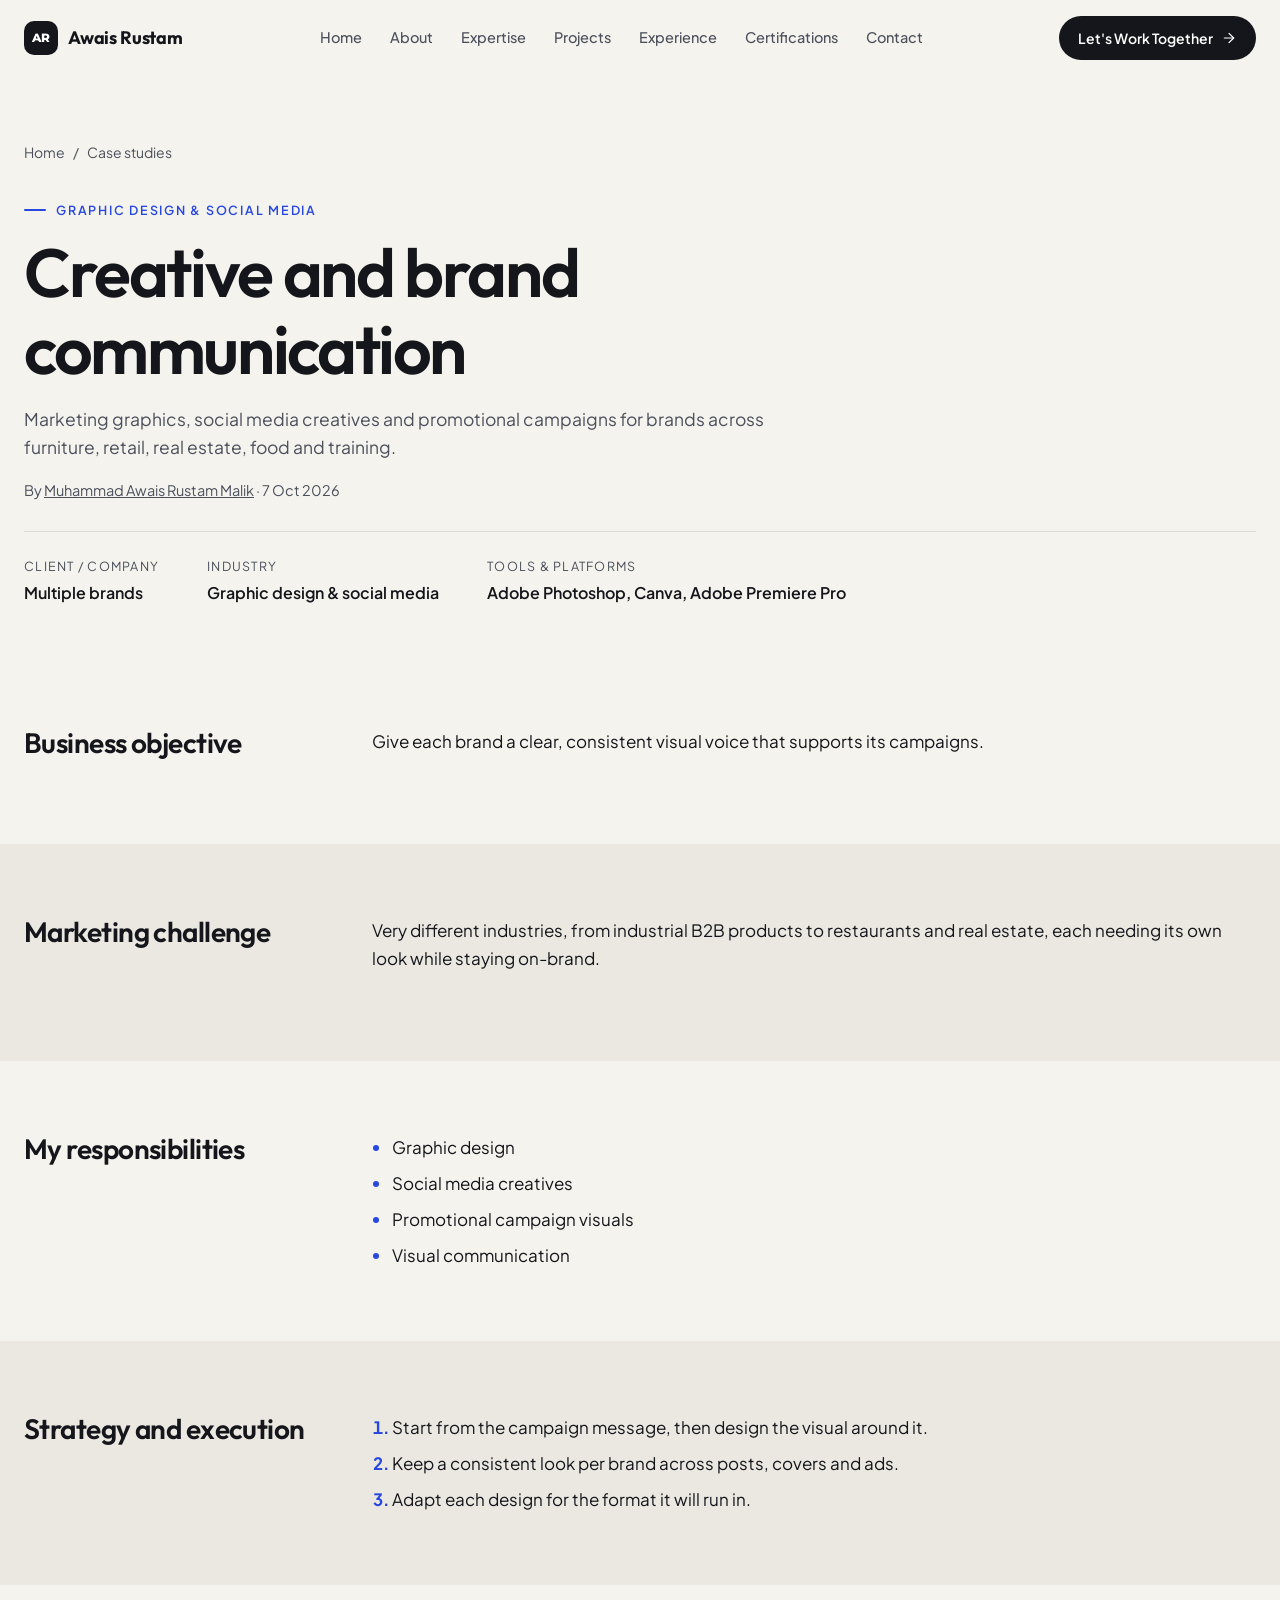
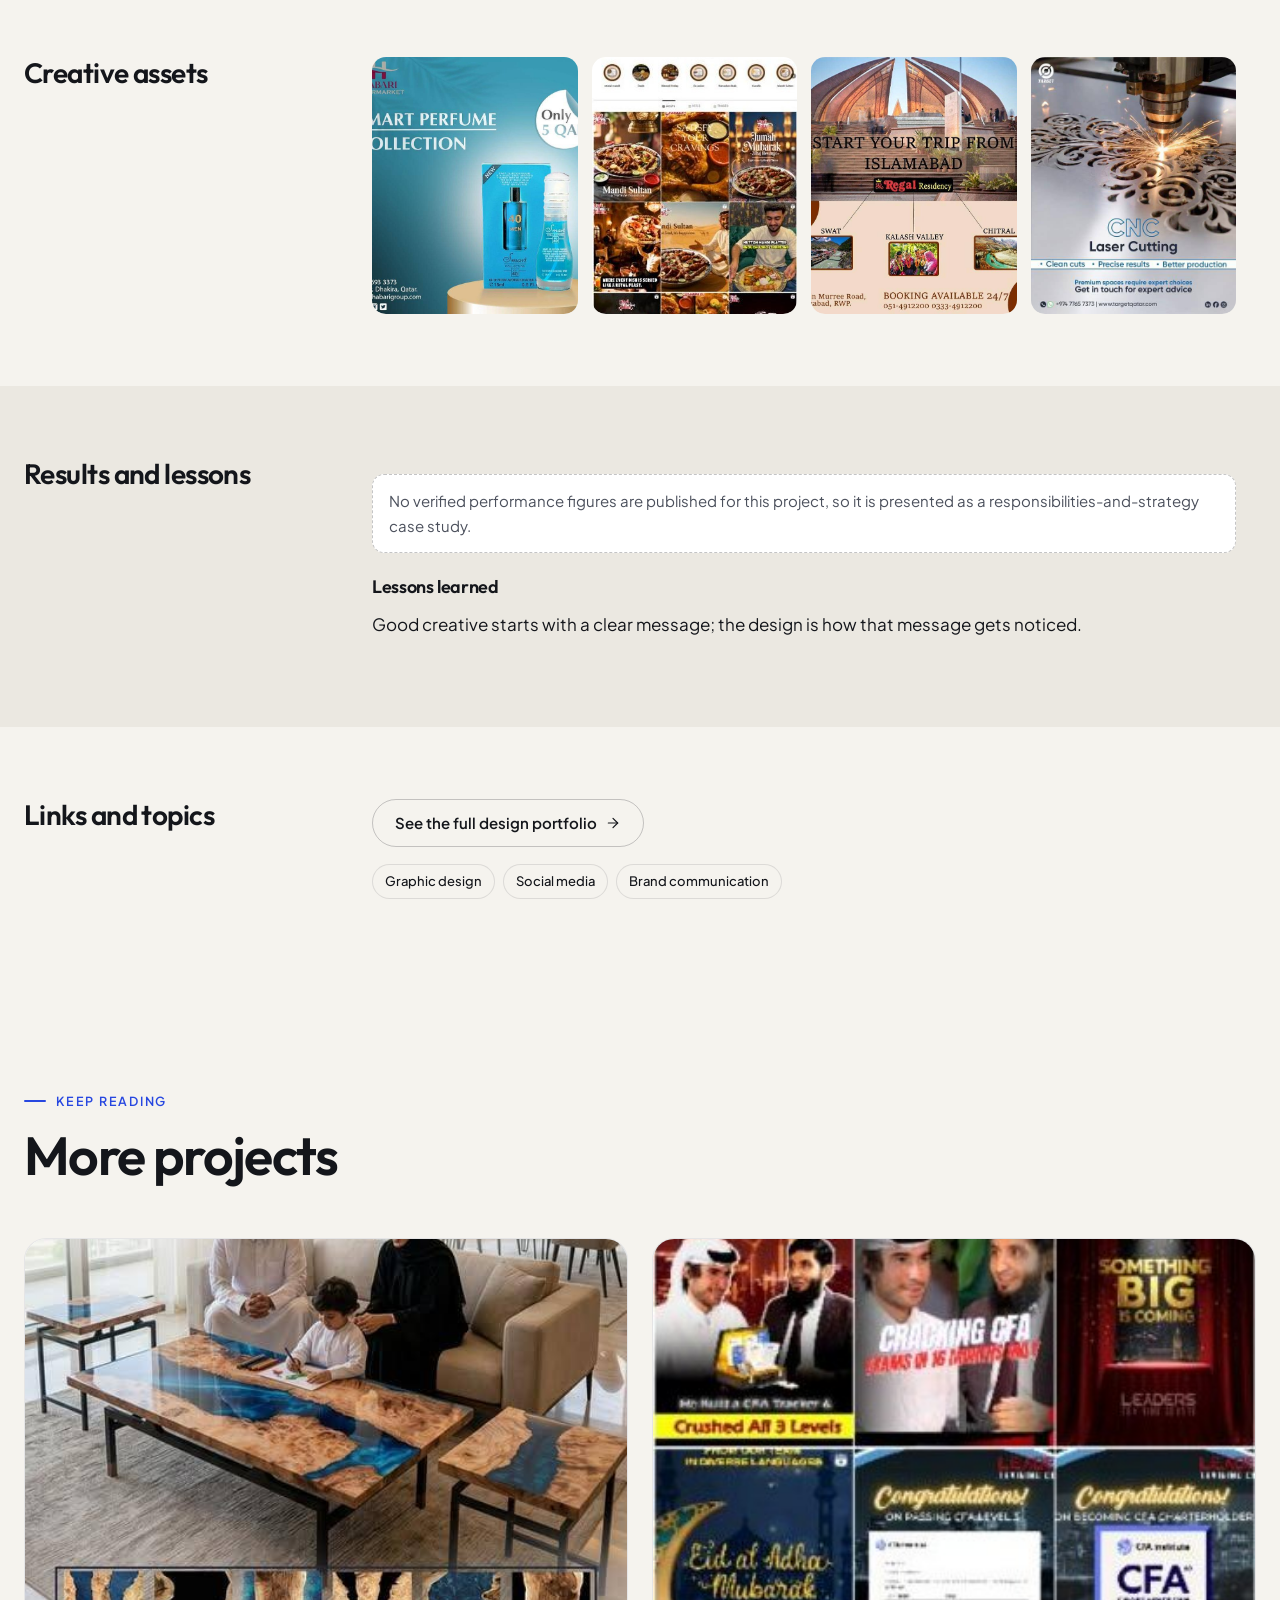
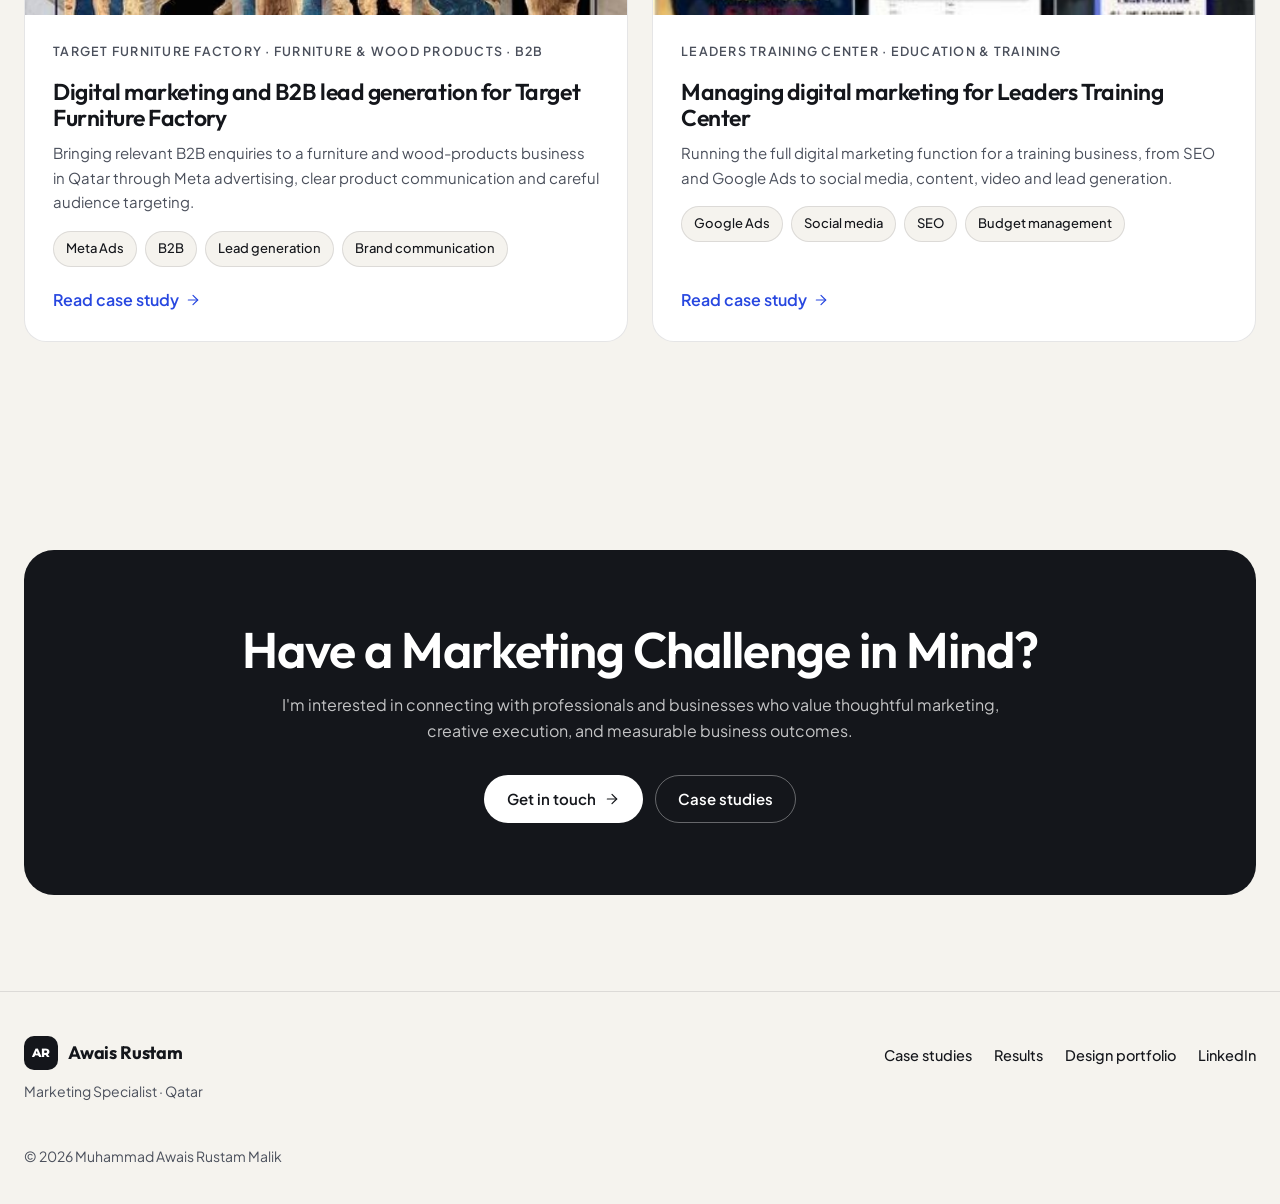
<file: case-creative-brand-communication.html>
<!doctype html>
<html lang="en">
<head>
<meta charset="utf-8">
<meta name="viewport" content="width=device-width, initial-scale=1, viewport-fit=cover">
<title>Creative and brand communication | Awais Rustam</title><meta name="description" content="Marketing graphics, social media creatives and promotional campaigns for brands across furniture, retail, real estate, food and training."><meta name="author" content="Muhammad Awais Rustam Malik"><meta name="robots" content="index, follow, max-image-preview:large, max-snippet:-1"><link rel="canonical" href="https://muhammadawaisrustam.github.io/case-creative-brand-communication.html"><meta name="theme-color" content="#F5F3EE"><meta property="og:type" content="article"><meta property="og:site_name" content="Muhammad Awais Rustam Malik"><meta property="og:locale" content="en_US"><meta property="og:title" content="Creative and brand communication | Awais Rustam"><meta property="og:description" content="Marketing graphics, social media creatives and promotional campaigns for brands across furniture, retail, real estate, food and training."><meta property="og:url" content="https://muhammadawaisrustam.github.io/case-creative-brand-communication.html"><meta property="og:image" content="https://muhammadawaisrustam.github.io/06-habari-perfume.jpg"><meta property="og:image:alt" content="Creative and brand communication"><meta name="twitter:card" content="summary_large_image"><meta name="twitter:title" content="Creative and brand communication | Awais Rustam"><meta name="twitter:description" content="Marketing graphics, social media creatives and promotional campaigns for brands across furniture, retail, real estate, food and training."><meta name="twitter:image" content="https://muhammadawaisrustam.github.io/06-habari-perfume.jpg"><meta name="geo.region" content="QA"><meta name="geo.placename" content="Doha"><link rel="alternate" type="text/plain" href="llms.txt" title="Plain-text summary for AI assistants"><link rel="icon" href="favicon.svg" type="image/svg+xml"><link rel="apple-touch-icon" href="og-avatar.jpg"><link rel="preconnect" href="https://fonts.googleapis.com"><link rel="preconnect" href="https://fonts.gstatic.com" crossorigin><link rel="stylesheet" href="https://fonts.googleapis.com/css2?family=Montserrat:wght@800;900&family=Outfit:wght@500;600;700&family=Plus+Jakarta+Sans:wght@400;500;600;700&display=swap"><link rel="stylesheet" href="site.css"><style>:root{--bg:#F5F3EE;--surface:#FFFFFF;--accent:#2747E0;--ink:#14161B}</style><script type="application/ld+json">{"@context":"https://schema.org","@graph":[{"@type":"Article","@id":"https://muhammadawaisrustam.github.io/case-creative-brand-communication.html#article","headline":"Creative and brand communication","description":"Marketing graphics, social media creatives and promotional campaigns for brands across furniture, retail, real estate, food and training.","url":"https://muhammadawaisrustam.github.io/case-creative-brand-communication.html","mainEntityOfPage":"https://muhammadawaisrustam.github.io/case-creative-brand-communication.html","datePublished":"2026-10-07","dateModified":"2026-10-07","image":"https://muhammadawaisrustam.github.io/06-habari-perfume.jpg","author":{"@id":"https://muhammadawaisrustam.github.io/#person","@type":"Person","name":"Muhammad Awais Rustam Malik","url":"https://muhammadawaisrustam.github.io/"},"publisher":{"@id":"https://muhammadawaisrustam.github.io/#person"},"about":{"@type":"Organization","name":"Multiple brands"},"keywords":"Graphic design, Social media, Brand communication","isPartOf":{"@id":"https://muhammadawaisrustam.github.io/#website"}},{"@type":"BreadcrumbList","itemListElement":[{"@type":"ListItem","position":1,"name":"Home","item":"https://muhammadawaisrustam.github.io/"},{"@type":"ListItem","position":2,"name":"Case studies","item":"https://muhammadawaisrustam.github.io/case-studies.html"},{"@type":"ListItem","position":3,"name":"Creative and brand communication","item":"https://muhammadawaisrustam.github.io/case-creative-brand-communication.html"}]}]}</script><script>document.documentElement.classList.add('js')</script><style>[hidden]{display:none!important}</style>
</head>
<body>
<a class="skip" href="#main">Skip to content</a><header class="nav" id="top"><div class="wrap nav-in"><a class="brand" href="./" aria-label="Awais Rustam, home"><span class="mark" aria-hidden="true">AR</span><span>Awais Rustam</span></a><nav class="menu" aria-label="Main"><ul><li><a href="./">Home</a></li><li><a href="./#about">About</a></li><li><a href="./#skills">Expertise</a></li><li><a href="./#projects">Projects</a></li><li><a href="./#experience">Experience</a></li><li><a href="./#credentials">Certifications</a></li><li><a href="./#contact">Contact</a></li></ul></nav><a class="btn dark nav-cta" href="./#contact">Let&#39;s Work Together<svg class="ic" viewBox="0 0 24 24" width="16" height="16" fill="none" stroke="currentColor" stroke-width="1.8" stroke-linecap="round" stroke-linejoin="round" aria-hidden="true" focusable="false"><line x1="5" y1="12" x2="19" y2="12"/><polyline points="12 5 19 12 12 19"/></svg></a><button class="burger" id="menuBtn" type="button" aria-expanded="false" aria-controls="drawer" aria-label="Open menu"><span></span><span></span></button></div><div class="drawer" id="drawer"><nav aria-label="Mobile"><ul><li><a href="./">Home</a></li><li><a href="./#about">About</a></li><li><a href="./#skills">Expertise</a></li><li><a href="./#projects">Projects</a></li><li><a href="./#experience">Experience</a></li><li><a href="./#credentials">Certifications</a></li><li><a href="./#contact">Contact</a></li></ul></nav><a class="btn dark nav-cta" href="./#contact">Let&#39;s Work Together<svg class="ic" viewBox="0 0 24 24" width="16" height="16" fill="none" stroke="currentColor" stroke-width="1.8" stroke-linecap="round" stroke-linejoin="round" aria-hidden="true" focusable="false"><line x1="5" y1="12" x2="19" y2="12"/><polyline points="12 5 19 12 12 19"/></svg></a></div></header><main id="main"><section class="page-hero cs-hero" aria-labelledby="ph-title"><div class="wrap"><nav class="crumbs" aria-label="Breadcrumb"><a href="./">Home</a><span aria-hidden="true">/</span><a href="case-studies.html">Case studies</a></nav><span class="eyebrow">Graphic design &amp; social media</span><h1 id="ph-title" class="up">Creative and brand communication</h1><p class="lede up d1">Marketing graphics, social media creatives and promotional campaigns for brands across furniture, retail, real estate, food and training.</p><p class="byline">By <a href="./#about">Muhammad Awais Rustam Malik</a> · <time datetime="2026-10-07">7 Oct 2026</time></p><dl class="cs-facts"><div><dt>Client / company</dt><dd>Multiple brands</dd></div><div><dt>Industry</dt><dd>Graphic design &amp; social media</dd></div><div><dt>Tools &amp; platforms</dt><dd>Adobe Photoshop, Canva, Adobe Premiere Pro</dd></div></dl></div></section><section class="band cs-sec" id="objective" aria-labelledby="objective-h"><div class="wrap cs-cols"><h2 class="rv" id="objective-h">Business objective</h2><div class="cs-text rv"><p>Give each brand a clear, consistent visual voice that supports its campaigns.</p></div></div></section><section class="band cs-sec alt" id="challenge" aria-labelledby="challenge-h"><div class="wrap cs-cols"><h2 class="rv" id="challenge-h">Marketing challenge</h2><div class="cs-text rv"><p>Very different industries, from industrial B2B products to restaurants and real estate, each needing its own look while staying on-brand.</p></div></div></section><section class="band cs-sec" id="responsibilities" aria-labelledby="responsibilities-h"><div class="wrap cs-cols"><h2 class="rv" id="responsibilities-h">My responsibilities</h2><div class="cs-text rv"><ul><li>Graphic design</li><li>Social media creatives</li><li>Promotional campaign visuals</li><li>Visual communication</li></ul></div></div></section><section class="band cs-sec alt" id="approach" aria-labelledby="approach-h"><div class="wrap cs-cols"><h2 class="rv" id="approach-h">Strategy and execution</h2><div class="cs-text rv"><ol><li>Start from the campaign message, then design the visual around it.</li><li>Keep a consistent look per brand across posts, covers and ads.</li><li>Adapt each design for the format it will run in.</li></ol></div></div></section><section class="band cs-sec" id="assets" aria-labelledby="assets-h"><div class="wrap cs-cols"><h2 class="rv" id="assets-h">Creative assets</h2><div class="cs-text rv"><div class="cs-gallery"><button type="button" class="cs-shot" data-lb data-cap="Perfume collection offer"><img src="06-habari-perfume.jpg" alt="Perfume collection offer for Habari Hypermarket" loading="lazy" decoding="async"></button><button type="button" class="cs-shot" data-lb data-cap="Instagram feed"><img src="rs-mandi-sultan-instagram.jpg" alt="Instagram feed for Mandi Sultan" loading="lazy" decoding="async"></button><button type="button" class="cs-shot" data-lb data-cap="Creative and brand communication"><img src="09-regal-residency.jpg" alt="Campaign creative 3 for Multiple brands" loading="lazy" decoding="async"></button><button type="button" class="cs-shot" data-lb data-cap="CNC laser cutting service post"><img src="t05-cnc-laser-cutting.jpg" alt="CNC laser cutting service post for Target Metal Forming" loading="lazy" decoding="async"></button></div></div></div></section><section class="band cs-sec alt" id="results" aria-labelledby="results-h"><div class="wrap cs-cols"><h2 class="rv" id="results-h">Results and lessons</h2><div class="cs-text rv"><p class="note">No verified performance figures are published for this project, so it is presented as a responsibilities-and-strategy case study.</p><h3 class="res-h">Lessons learned</h3><p>Good creative starts with a clear message; the design is how that message gets noticed.</p></div></div></section><section class="band cs-sec" id="links" aria-labelledby="links-h"><div class="wrap cs-cols"><h2 class="rv" id="links-h">Links and topics</h2><div class="cs-text rv"><p><a class="btn line" href="designs.html">See the full design portfolio<svg class="ic" viewBox="0 0 24 24" width="16" height="16" fill="none" stroke="currentColor" stroke-width="1.8" stroke-linecap="round" stroke-linejoin="round" aria-hidden="true" focusable="false"><line x1="5" y1="12" x2="19" y2="12"/><polyline points="12 5 19 12 12 19"/></svg></a></p><ul class="tags"><li>Graphic design</li><li>Social media</li><li>Brand communication</li></ul></div></div></section><section class="band"><div class="wrap"><div class="sec-head rv"><span class="eyebrow">Keep reading</span><h2>More projects</h2></div><div class="pj-grid two"><article class="pj rv"><a href="case-target-furniture-factory-b2b-lead-generation.html" class="pj-link"><div class="pj-img"><img loading="lazy" decoding="async" src="t07-polylac-table.jpg" alt=""></div><div class="pj-body"><span class="k">Target Furniture Factory · Furniture &amp; wood products · B2B</span><h3>Digital marketing and B2B lead generation for Target Furniture Factory</h3><p>Bringing relevant B2B enquiries to a furniture and wood-products business in Qatar through Meta advertising, clear product communication and careful audience targeting.</p><ul class="tags"><li>Meta Ads</li><li>B2B</li><li>Lead generation</li><li>Brand communication</li></ul><span class="more">Read case study<svg class="ic" viewBox="0 0 24 24" width="16" height="16" fill="none" stroke="currentColor" stroke-width="1.8" stroke-linecap="round" stroke-linejoin="round" aria-hidden="true" focusable="false"><line x1="5" y1="12" x2="19" y2="12"/><polyline points="12 5 19 12 12 19"/></svg></span></div></a></article><article class="pj rv"><a href="case-leaders-training-center-digital-marketing.html" class="pj-link"><div class="pj-img"><img loading="lazy" decoding="async" src="tc-leaders-training-instagram.jpg" alt=""></div><div class="pj-body"><span class="k">Leaders Training Center · Education &amp; training</span><h3>Managing digital marketing for Leaders Training Center</h3><p>Running the full digital marketing function for a training business, from SEO and Google Ads to social media, content, video and lead generation.</p><ul class="tags"><li>Google Ads</li><li>Social media</li><li>SEO</li><li>Budget management</li></ul><span class="more">Read case study<svg class="ic" viewBox="0 0 24 24" width="16" height="16" fill="none" stroke="currentColor" stroke-width="1.8" stroke-linecap="round" stroke-linejoin="round" aria-hidden="true" focusable="false"><line x1="5" y1="12" x2="19" y2="12"/><polyline points="12 5 19 12 12 19"/></svg></span></div></a></article></div></div></section><section class="band cta-band"><div class="wrap cta-in rv"><h2>Have a Marketing Challenge in Mind?</h2><p>I&#39;m interested in connecting with professionals and businesses who value thoughtful marketing, creative execution, and measurable business outcomes.</p><div class="cta-row"><a class="btn dark" href="./#contact">Get in touch<svg class="ic" viewBox="0 0 24 24" width="16" height="16" fill="none" stroke="currentColor" stroke-width="1.8" stroke-linecap="round" stroke-linejoin="round" aria-hidden="true" focusable="false"><line x1="5" y1="12" x2="19" y2="12"/><polyline points="12 5 19 12 12 19"/></svg></a><a class="btn line" href="case-studies.html">Case studies</a></div></div></section></main><footer class="foot"><div class="wrap foot-in"><div><a class="brand" href="./"><span class="mark" aria-hidden="true">AR</span><span>Awais Rustam</span></a><p>Marketing Specialist · Qatar</p></div><nav aria-label="Footer"><ul><li><a href="case-studies.html">Case studies</a></li><li><a href="results.html">Results</a></li><li><a href="designs.html">Design portfolio</a></li><li><a href="https://www.linkedin.com/in/muhammad-awais-rustam-malik-4251a7258/" target="_blank" rel="noopener">LinkedIn</a></li></ul></nav><p class="copy">© <span id="yr">2026</span> Muhammad Awais Rustam Malik</p></div></footer><button class="totop" id="toTop" type="button" aria-label="Back to top"><svg class="ic" viewBox="0 0 24 24" width="18" height="18" fill="none" stroke="currentColor" stroke-width="1.8" stroke-linecap="round" stroke-linejoin="round" aria-hidden="true" focusable="false"><line x1="12" y1="19" x2="12" y2="5"/><polyline points="5 12 12 5 19 12"/></svg></button><div class="lightbox" id="lb" hidden role="dialog" aria-modal="true" aria-label="Image preview"><button class="lb-btn lb-close" id="lbClose" type="button" aria-label="Close">✕</button><button class="lb-btn lb-prev" id="lbPrev" type="button" aria-label="Previous image">←</button><div class="lb-stage" id="lbStage"><img id="lbImg" alt="" draggable="false"></div><p id="lbCap"></p><div class="lb-zoom"><button class="lb-btn" id="lbOut" type="button" aria-label="Zoom out">−</button><span id="lbPct">100%</span><button class="lb-btn" id="lbIn" type="button" aria-label="Zoom in">+</button></div><button class="lb-btn lb-next" id="lbNext" type="button" aria-label="Next image">→</button></div><script>(function(){var still=matchMedia('(prefers-reduced-motion: reduce)').matches,d=document;var nav=d.querySelector('.nav'),mb=d.getElementById('menuBtn');function menu(o){nav.classList.toggle('open',o);mb.setAttribute('aria-expanded',o);mb.setAttribute('aria-label',o?'Close menu':'Open menu');d.body.classList.toggle('menu-open',o)}if(mb){mb.addEventListener('click',function(){menu(!nav.classList.contains('open'))});d.querySelectorAll('#drawer a').forEach(function(x){x.addEventListener('click',function(){menu(false)})});d.addEventListener('keydown',function(ev){if(ev.key==='Escape'&&nav.classList.contains('open')){menu(false);mb.focus()}});addEventListener('resize',function(){if(innerWidth>1080)menu(false)})}var y=d.getElementById('yr');if(y)y.textContent=new Date().getFullYear();var tt=d.getElementById('toTop'),hero=d.querySelector('.hero'),tk=0;function onScroll(){tk=0;var s=scrollY;nav.classList.toggle('scrolled',s>8);if(tt)tt.classList.toggle('show',s>700);if(hero&&!still){var h=hero.offsetHeight||1;hero.style.setProperty('--hp',Math.min(1,s/h).toFixed(3))}}addEventListener('scroll',function(){if(!tk)tk=requestAnimationFrame(onScroll)},{passive:true});onScroll();if(tt)tt.addEventListener('click',function(){scrollTo({top:0,behavior:still?'auto':'smooth'});var t=d.querySelector('.brand');if(t)t.focus({preventScroll:true})});if('IntersectionObserver' in window){var links={};d.querySelectorAll('.menu a').forEach(function(x){var h=x.getAttribute('href');if(h&&h.charAt(0)==='#'&&h.length>1)links[h.slice(1)]=x});var io=new IntersectionObserver(function(es){es.forEach(function(en){if(en.isIntersecting&&links[en.target.id]){Object.keys(links).forEach(function(k){links[k].classList.remove('on')});links[en.target.id].classList.add('on')}})},{rootMargin:'-45% 0px -50% 0px'});Object.keys(links).forEach(function(id){var s=d.getElementById(id);if(s)io.observe(s)})}var rv=[].slice.call(d.querySelectorAll('.rv'));if(!still&&'IntersectionObserver' in window){var ro=new IntersectionObserver(function(es){es.forEach(function(en){if(en.isIntersecting){en.target.classList.add('in');ro.unobserve(en.target)}})},{rootMargin:'0px 0px -8% 0px'});rv.forEach(function(x){ro.observe(x)})}else rv.forEach(function(x){x.classList.add('in')});d.querySelectorAll('[data-copy]').forEach(function(btn){var lab=btn.textContent;btn.addEventListener('click',function(){var el=d.getElementById(btn.dataset.copy),t=el.textContent.trim();function sel(){var r=d.createRange();r.selectNodeContents(el);var s=getSelection();s.removeAllRanges();s.addRange(r);btn.textContent='Selected, press Ctrl+C'}try{navigator.clipboard.writeText(t).then(function(){btn.textContent='Copied'},sel)}catch(x){sel()}setTimeout(function(){btn.textContent=lab},2000)})});var tiles=[].slice.call(d.querySelectorAll('[data-lb]')),cur=0,lb=d.getElementById('lb'),opener=null;if(lb&&tiles.length){var li=d.getElementById('lbImg'),lc=d.getElementById('lbCap'),st=d.getElementById('lbStage'),pc=d.getElementById('lbPct'),z=1,px=0,py=0;function apply(){li.style.transform='translate('+px+'px,'+py+'px) scale('+z+')';pc.textContent=Math.round(z*100)+'%';st.classList.toggle('zoomed',z>1)}function zoom(n){z=Math.max(1,Math.min(4,n));if(z===1){px=py=0}apply()}function show(){var t=tiles[cur],im=t.querySelector('img');li.src=t.getAttribute('data-full')||im.getAttribute('src');li.alt=im.alt;lc.textContent=t.getAttribute('data-cap')||im.alt;zoom(1)}tiles.forEach(function(t,i){t.addEventListener('click',function(){opener=t;cur=i;show();lb.hidden=false;d.body.classList.add('menu-open');d.getElementById('lbClose').focus()})});function close(){lb.hidden=true;d.body.classList.remove('menu-open');if(opener)opener.focus()}function step(n){cur=(cur+n+tiles.length)%tiles.length;show()}d.getElementById('lbClose').onclick=close;d.getElementById('lbPrev').onclick=function(){step(-1)};d.getElementById('lbNext').onclick=function(){step(1)};d.getElementById('lbIn').onclick=function(){zoom(z*1.5)};d.getElementById('lbOut').onclick=function(){zoom(z/1.5)};st.addEventListener('dblclick',function(){zoom(z>1?1:2.2)});st.addEventListener('wheel',function(ev){ev.preventDefault();zoom(z*(ev.deltaY<0?1.15:1/1.15))},{passive:false});var pd=false,ox=0,oy=0;st.addEventListener('pointerdown',function(ev){if(z===1)return;pd=true;ox=ev.clientX-px;oy=ev.clientY-py;st.setPointerCapture(ev.pointerId)});st.addEventListener('pointermove',function(ev){if(!pd)return;px=ev.clientX-ox;py=ev.clientY-oy;apply()});st.addEventListener('pointerup',function(){pd=false});lb.addEventListener('click',function(ev){if(ev.target===lb)close()});d.addEventListener('keydown',function(ev){if(lb.hidden)return;if(ev.key==='Escape')close();if(ev.key==='ArrowRight')step(1);if(ev.key==='ArrowLeft')step(-1);if(ev.key==='+'||ev.key==='=')zoom(z*1.5);if(ev.key==='-')zoom(z/1.5);if(ev.key==='Tab'){var f=[].slice.call(lb.querySelectorAll('button')),i=f.indexOf(d.activeElement);if(ev.shiftKey&&i<=0){ev.preventDefault();f[f.length-1].focus()}else if(!ev.shiftKey&&i===f.length-1){ev.preventDefault();f[0].focus()}}})}var fm=d.getElementById('cform');if(fm){var stx=d.getElementById('cstatus'),btn=fm.querySelector('[type=submit]'),ep=fm.getAttribute('data-endpoint'),to=fm.getAttribute('data-email');function err(n,m){var f=fm.elements[n],o=d.getElementById(n+'-err');f.setAttribute('aria-invalid',m?'true':'false');o.textContent=m||''}function check(){var v=function(n){return (fm.elements[n].value||'').trim()},bad=[];err('name',v('name').length<2?'Please enter your full name.':'');if(v('name').length<2)bad.push('name');var em=v('email');err('email',!em?'Please enter your email address.':(!/^[^\s@]+@[^\s@]+\.[^\s@]{2,}$/.test(em)?'Please enter a valid email address, like name@company.com.':''));if(!/^[^\s@]+@[^\s@]+\.[^\s@]{2,}$/.test(em))bad.push('email');err('type',!v('type')?'Please choose an enquiry type.':'');if(!v('type'))bad.push('type');err('message',v('message').length<10?'Please write a message of at least 10 characters.':'');if(v('message').length<10)bad.push('message');return bad}['name','email','type','message'].forEach(function(n){['input','change'].forEach(function(t){fm.elements[n].addEventListener(t,function(){if(fm.classList.contains('tried'))check()})})});function say(cls,html){stx.className='form-status '+cls;stx.innerHTML=html}fm.addEventListener('submit',function(ev){ev.preventDefault();fm.classList.add('tried');var bad=check();if(bad.length){say('err','Please fix the highlighted fields.');fm.elements[bad[0]].focus();return}if(fm.elements._gotcha&&fm.elements._gotcha.value)return;var v=function(n){return (fm.elements[n].value||'').trim()};if(!ep){var body='Name: '+v('name')+'\nEmail: '+v('email')+(v('company')?'\nCompany: '+v('company'):'')+'\nEnquiry type: '+v('type')+'\n\n'+v('message');location.href='mailto:'+to+'?subject='+encodeURIComponent(v('type')+' – '+v('name'))+'&body='+encodeURIComponent(body);say('info','Your email app should now open with this message ready. <strong>It has not been sent yet:</strong> press Send in your email app. If nothing opened, email <a href="mailto:'+to+'">'+to+'</a> directly.');return}btn.disabled=true;fm.setAttribute('aria-busy','true');var lab=btn.innerHTML;btn.textContent='Sending…';say('info','Sending your message…');fetch(ep,{method:'POST',body:new FormData(fm),headers:{Accept:'application/json'}}).then(function(r){if(!r.ok)throw 0;fm.reset();fm.classList.remove('tried');say('ok','Thank you. Your message has been sent, and I will reply by email.')}).catch(function(){say('err','Sorry, your message could not be sent. Please try again, or email <a href="mailto:'+to+'">'+to+'</a> directly.')}).then(function(){btn.disabled=false;fm.removeAttribute('aria-busy');btn.innerHTML=lab;stx.focus()})})}})();</script><script type="module" src="motion.js"></script>
</body>
</html>
</file>
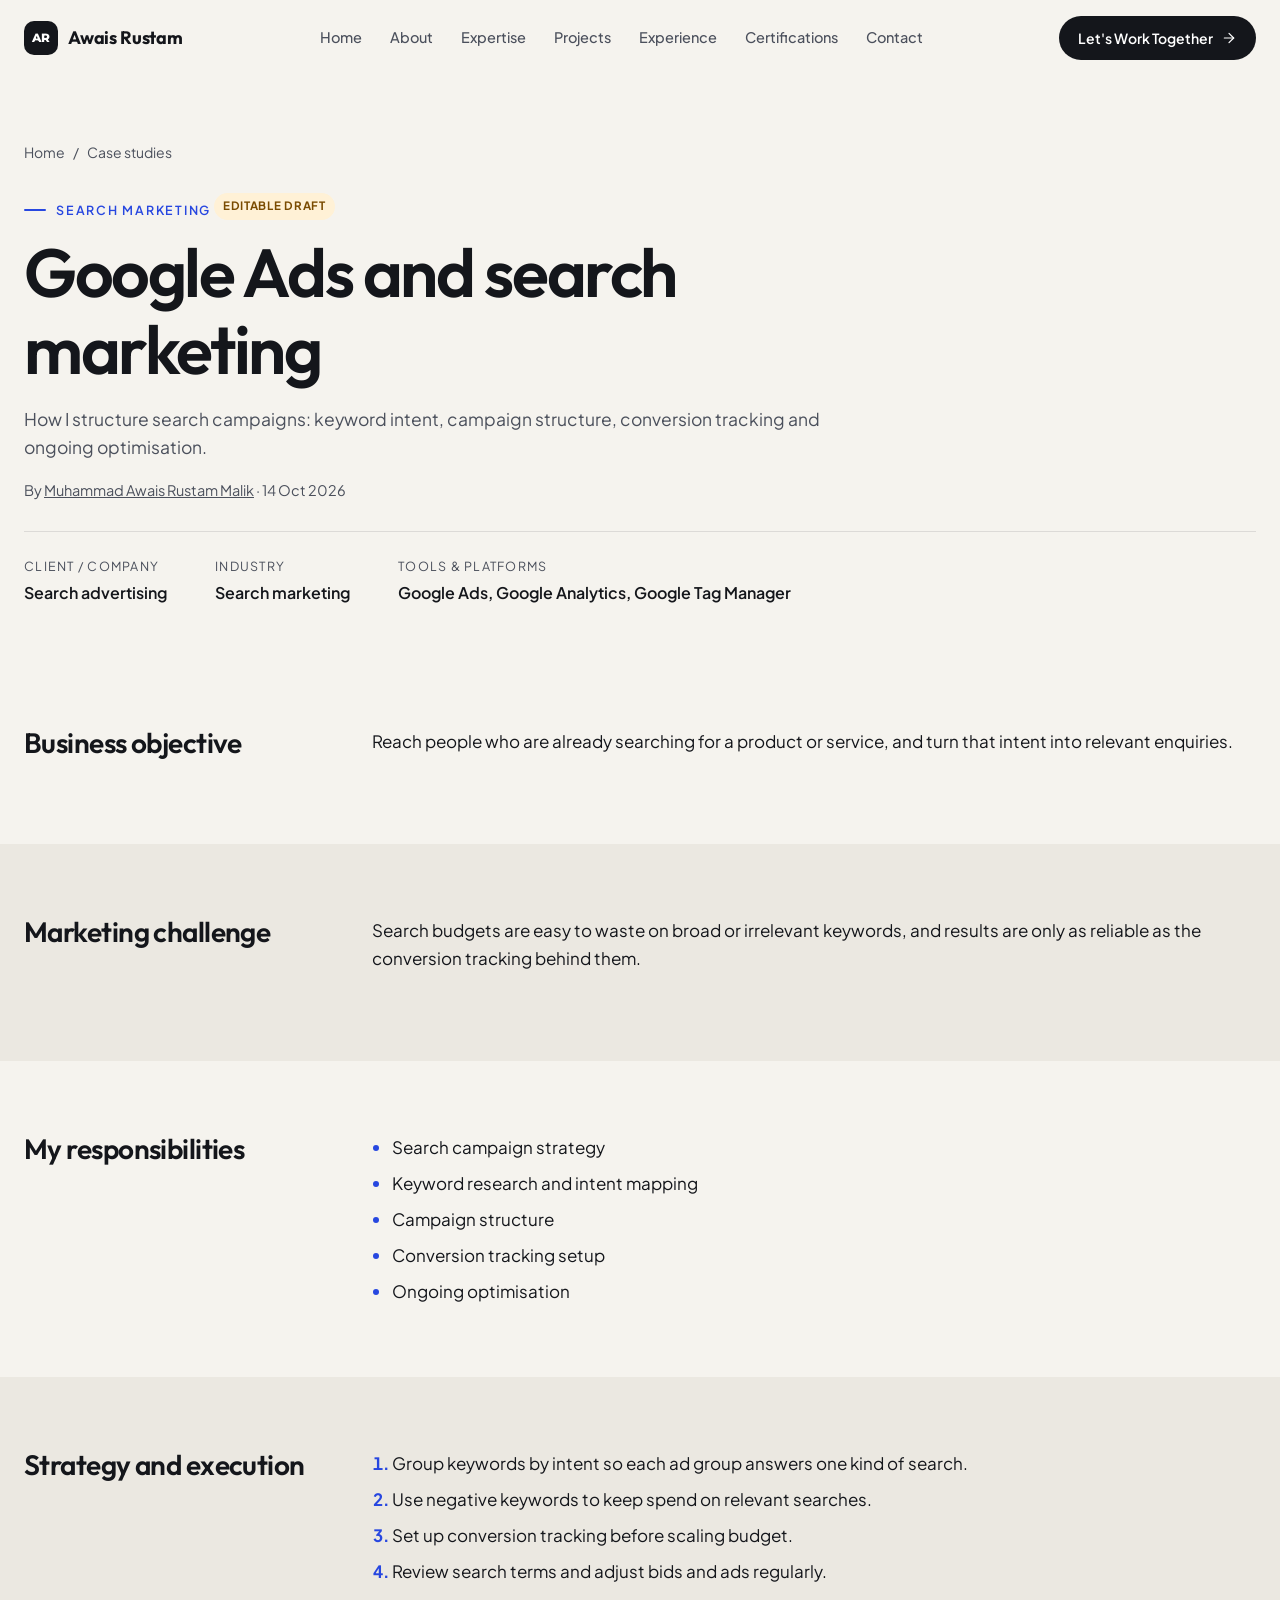
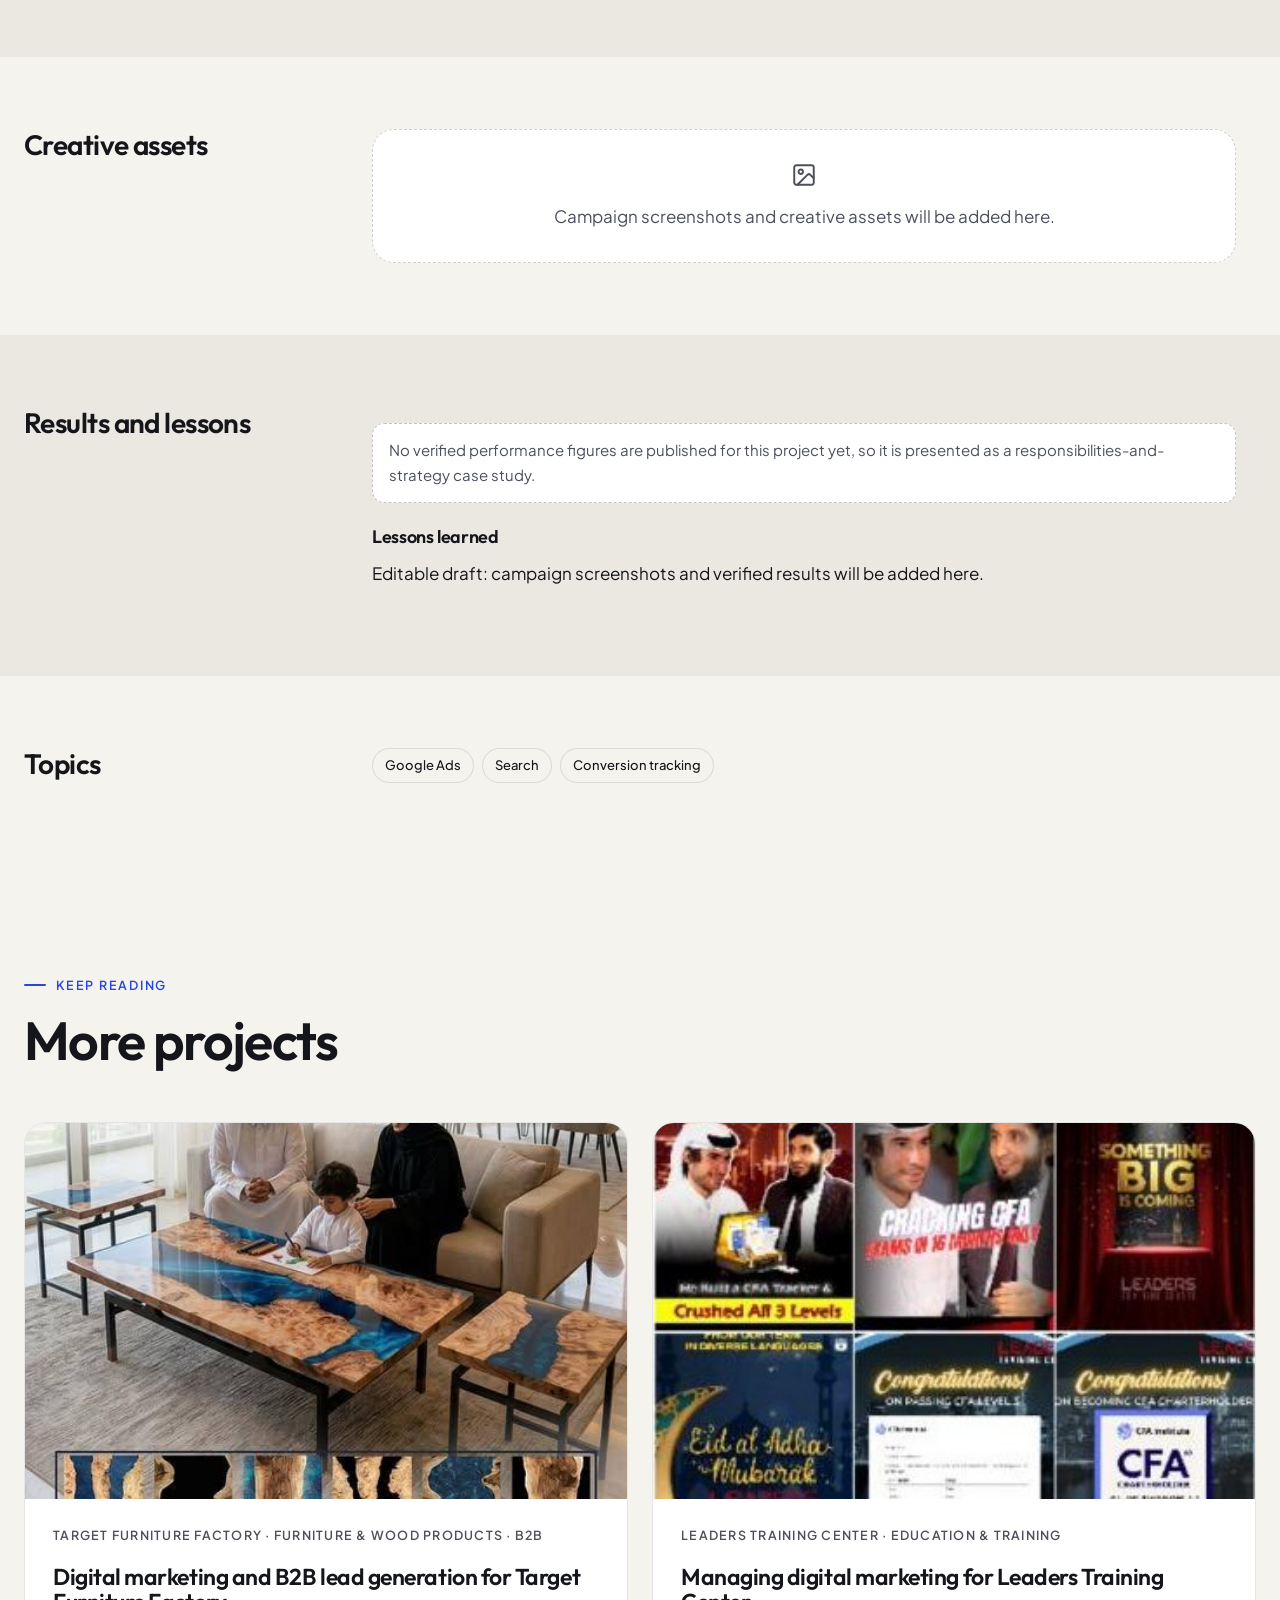
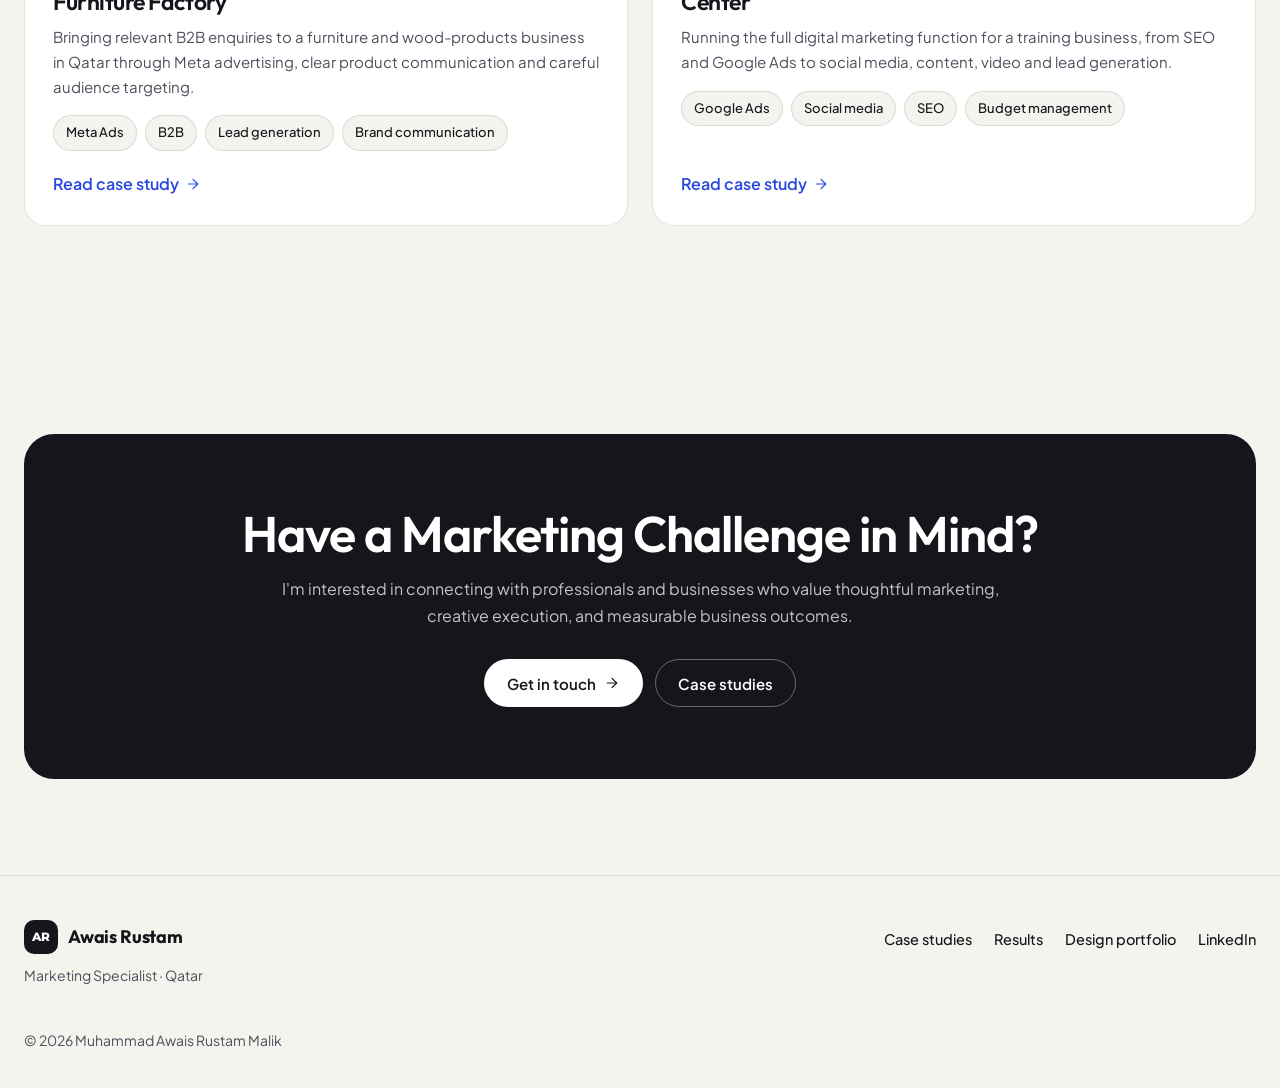
<file: case-google-ads-search-marketing.html>
<!doctype html>
<html lang="en">
<head>
<meta charset="utf-8">
<meta name="viewport" content="width=device-width, initial-scale=1, viewport-fit=cover">
<title>Google Ads and search marketing | Awais Rustam</title><meta name="description" content="How I structure search campaigns: keyword intent, campaign structure, conversion tracking and ongoing optimisation."><meta name="author" content="Muhammad Awais Rustam Malik"><meta name="robots" content="index, follow, max-image-preview:large, max-snippet:-1"><link rel="canonical" href="https://muhammadawaisrustam.github.io/case-google-ads-search-marketing.html"><meta name="theme-color" content="#F5F3EE"><meta property="og:type" content="article"><meta property="og:site_name" content="Muhammad Awais Rustam Malik"><meta property="og:locale" content="en_US"><meta property="og:title" content="Google Ads and search marketing | Awais Rustam"><meta property="og:description" content="How I structure search campaigns: keyword intent, campaign structure, conversion tracking and ongoing optimisation."><meta property="og:url" content="https://muhammadawaisrustam.github.io/case-google-ads-search-marketing.html"><meta property="og:image" content="https://muhammadawaisrustam.github.io/og-avatar.jpg"><meta property="og:image:alt" content="Google Ads and search marketing"><meta name="twitter:card" content="summary_large_image"><meta name="twitter:title" content="Google Ads and search marketing | Awais Rustam"><meta name="twitter:description" content="How I structure search campaigns: keyword intent, campaign structure, conversion tracking and ongoing optimisation."><meta name="twitter:image" content="https://muhammadawaisrustam.github.io/og-avatar.jpg"><meta name="geo.region" content="QA"><meta name="geo.placename" content="Doha"><link rel="alternate" type="text/plain" href="llms.txt" title="Plain-text summary for AI assistants"><link rel="icon" href="favicon.svg" type="image/svg+xml"><link rel="apple-touch-icon" href="og-avatar.jpg"><link rel="preconnect" href="https://fonts.googleapis.com"><link rel="preconnect" href="https://fonts.gstatic.com" crossorigin><link rel="stylesheet" href="https://fonts.googleapis.com/css2?family=Montserrat:wght@800;900&family=Outfit:wght@500;600;700&family=Plus+Jakarta+Sans:wght@400;500;600;700&display=swap"><link rel="stylesheet" href="site.css"><style>:root{--bg:#F5F3EE;--surface:#FFFFFF;--accent:#2747E0;--ink:#14161B}</style><script type="application/ld+json">{"@context":"https://schema.org","@graph":[{"@type":"Article","@id":"https://muhammadawaisrustam.github.io/case-google-ads-search-marketing.html#article","headline":"Google Ads and search marketing","description":"How I structure search campaigns: keyword intent, campaign structure, conversion tracking and ongoing optimisation.","url":"https://muhammadawaisrustam.github.io/case-google-ads-search-marketing.html","mainEntityOfPage":"https://muhammadawaisrustam.github.io/case-google-ads-search-marketing.html","datePublished":"2026-10-14","dateModified":"2026-10-14","author":{"@id":"https://muhammadawaisrustam.github.io/#person","@type":"Person","name":"Muhammad Awais Rustam Malik","url":"https://muhammadawaisrustam.github.io/"},"publisher":{"@id":"https://muhammadawaisrustam.github.io/#person"},"about":{"@type":"Organization","name":"Search advertising"},"keywords":"Google Ads, Search, Conversion tracking","isPartOf":{"@id":"https://muhammadawaisrustam.github.io/#website"}},{"@type":"BreadcrumbList","itemListElement":[{"@type":"ListItem","position":1,"name":"Home","item":"https://muhammadawaisrustam.github.io/"},{"@type":"ListItem","position":2,"name":"Case studies","item":"https://muhammadawaisrustam.github.io/case-studies.html"},{"@type":"ListItem","position":3,"name":"Google Ads and search marketing","item":"https://muhammadawaisrustam.github.io/case-google-ads-search-marketing.html"}]}]}</script><script>document.documentElement.classList.add('js')</script><style>[hidden]{display:none!important}</style>
</head>
<body>
<a class="skip" href="#main">Skip to content</a><header class="nav" id="top"><div class="wrap nav-in"><a class="brand" href="./" aria-label="Awais Rustam, home"><span class="mark" aria-hidden="true">AR</span><span>Awais Rustam</span></a><nav class="menu" aria-label="Main"><ul><li><a href="./">Home</a></li><li><a href="./#about">About</a></li><li><a href="./#skills">Expertise</a></li><li><a href="./#projects">Projects</a></li><li><a href="./#experience">Experience</a></li><li><a href="./#credentials">Certifications</a></li><li><a href="./#contact">Contact</a></li></ul></nav><a class="btn dark nav-cta" href="./#contact">Let&#39;s Work Together<svg class="ic" viewBox="0 0 24 24" width="16" height="16" fill="none" stroke="currentColor" stroke-width="1.8" stroke-linecap="round" stroke-linejoin="round" aria-hidden="true" focusable="false"><line x1="5" y1="12" x2="19" y2="12"/><polyline points="12 5 19 12 12 19"/></svg></a><button class="burger" id="menuBtn" type="button" aria-expanded="false" aria-controls="drawer" aria-label="Open menu"><span></span><span></span></button></div><div class="drawer" id="drawer"><nav aria-label="Mobile"><ul><li><a href="./">Home</a></li><li><a href="./#about">About</a></li><li><a href="./#skills">Expertise</a></li><li><a href="./#projects">Projects</a></li><li><a href="./#experience">Experience</a></li><li><a href="./#credentials">Certifications</a></li><li><a href="./#contact">Contact</a></li></ul></nav><a class="btn dark nav-cta" href="./#contact">Let&#39;s Work Together<svg class="ic" viewBox="0 0 24 24" width="16" height="16" fill="none" stroke="currentColor" stroke-width="1.8" stroke-linecap="round" stroke-linejoin="round" aria-hidden="true" focusable="false"><line x1="5" y1="12" x2="19" y2="12"/><polyline points="12 5 19 12 12 19"/></svg></a></div></header><main id="main"><section class="page-hero cs-hero" aria-labelledby="ph-title"><div class="wrap"><nav class="crumbs" aria-label="Breadcrumb"><a href="./">Home</a><span aria-hidden="true">/</span><a href="case-studies.html">Case studies</a></nav><span class="eyebrow">Search marketing</span> <span class="badge draft">Editable draft</span><h1 id="ph-title" class="up">Google Ads and search marketing</h1><p class="lede up d1">How I structure search campaigns: keyword intent, campaign structure, conversion tracking and ongoing optimisation.</p><p class="byline">By <a href="./#about">Muhammad Awais Rustam Malik</a> · <time datetime="2026-10-14">14 Oct 2026</time></p><dl class="cs-facts"><div><dt>Client / company</dt><dd>Search advertising</dd></div><div><dt>Industry</dt><dd>Search marketing</dd></div><div><dt>Tools &amp; platforms</dt><dd>Google Ads, Google Analytics, Google Tag Manager</dd></div></dl></div></section><section class="band cs-sec" id="objective" aria-labelledby="objective-h"><div class="wrap cs-cols"><h2 class="rv" id="objective-h">Business objective</h2><div class="cs-text rv"><p>Reach people who are already searching for a product or service, and turn that intent into relevant enquiries.</p></div></div></section><section class="band cs-sec alt" id="challenge" aria-labelledby="challenge-h"><div class="wrap cs-cols"><h2 class="rv" id="challenge-h">Marketing challenge</h2><div class="cs-text rv"><p>Search budgets are easy to waste on broad or irrelevant keywords, and results are only as reliable as the conversion tracking behind them.</p></div></div></section><section class="band cs-sec" id="responsibilities" aria-labelledby="responsibilities-h"><div class="wrap cs-cols"><h2 class="rv" id="responsibilities-h">My responsibilities</h2><div class="cs-text rv"><ul><li>Search campaign strategy</li><li>Keyword research and intent mapping</li><li>Campaign structure</li><li>Conversion tracking setup</li><li>Ongoing optimisation</li></ul></div></div></section><section class="band cs-sec alt" id="approach" aria-labelledby="approach-h"><div class="wrap cs-cols"><h2 class="rv" id="approach-h">Strategy and execution</h2><div class="cs-text rv"><ol><li>Group keywords by intent so each ad group answers one kind of search.</li><li>Use negative keywords to keep spend on relevant searches.</li><li>Set up conversion tracking before scaling budget.</li><li>Review search terms and adjust bids and ads regularly.</li></ol></div></div></section><section class="band cs-sec" id="assets" aria-labelledby="assets-h"><div class="wrap cs-cols"><h2 class="rv" id="assets-h">Creative assets</h2><div class="cs-text rv"><div class="empty-state small"><svg class="ic" viewBox="0 0 24 24" width="26" height="26" fill="none" stroke="currentColor" stroke-width="1.8" stroke-linecap="round" stroke-linejoin="round" aria-hidden="true" focusable="false"><rect x="3" y="3" width="18" height="18" rx="2"/><circle cx="9" cy="9" r="2"/><path d="M21 15l-3.1-3.1a2 2 0 0 0-2.8 0L6 21"/></svg><p>Campaign screenshots and creative assets will be added here.</p></div></div></div></section><section class="band cs-sec alt" id="results" aria-labelledby="results-h"><div class="wrap cs-cols"><h2 class="rv" id="results-h">Results and lessons</h2><div class="cs-text rv"><p class="note">No verified performance figures are published for this project yet, so it is presented as a responsibilities-and-strategy case study.</p><h3 class="res-h">Lessons learned</h3><p>Editable draft: campaign screenshots and verified results will be added here.</p></div></div></section><section class="band cs-sec" id="links" aria-labelledby="links-h"><div class="wrap cs-cols"><h2 class="rv" id="links-h">Topics</h2><div class="cs-text rv"><ul class="tags"><li>Google Ads</li><li>Search</li><li>Conversion tracking</li></ul></div></div></section><section class="band"><div class="wrap"><div class="sec-head rv"><span class="eyebrow">Keep reading</span><h2>More projects</h2></div><div class="pj-grid two"><article class="pj rv"><a href="case-target-furniture-factory-b2b-lead-generation.html" class="pj-link"><div class="pj-img"><img loading="lazy" decoding="async" src="t07-polylac-table.jpg" alt=""></div><div class="pj-body"><span class="k">Target Furniture Factory · Furniture &amp; wood products · B2B</span><h3>Digital marketing and B2B lead generation for Target Furniture Factory</h3><p>Bringing relevant B2B enquiries to a furniture and wood-products business in Qatar through Meta advertising, clear product communication and careful audience targeting.</p><ul class="tags"><li>Meta Ads</li><li>B2B</li><li>Lead generation</li><li>Brand communication</li></ul><span class="more">Read case study<svg class="ic" viewBox="0 0 24 24" width="16" height="16" fill="none" stroke="currentColor" stroke-width="1.8" stroke-linecap="round" stroke-linejoin="round" aria-hidden="true" focusable="false"><line x1="5" y1="12" x2="19" y2="12"/><polyline points="12 5 19 12 12 19"/></svg></span></div></a></article><article class="pj rv"><a href="case-leaders-training-center-digital-marketing.html" class="pj-link"><div class="pj-img"><img loading="lazy" decoding="async" src="tc-leaders-training-instagram.jpg" alt=""></div><div class="pj-body"><span class="k">Leaders Training Center · Education &amp; training</span><h3>Managing digital marketing for Leaders Training Center</h3><p>Running the full digital marketing function for a training business, from SEO and Google Ads to social media, content, video and lead generation.</p><ul class="tags"><li>Google Ads</li><li>Social media</li><li>SEO</li><li>Budget management</li></ul><span class="more">Read case study<svg class="ic" viewBox="0 0 24 24" width="16" height="16" fill="none" stroke="currentColor" stroke-width="1.8" stroke-linecap="round" stroke-linejoin="round" aria-hidden="true" focusable="false"><line x1="5" y1="12" x2="19" y2="12"/><polyline points="12 5 19 12 12 19"/></svg></span></div></a></article></div></div></section><section class="band cta-band"><div class="wrap cta-in rv"><h2>Have a Marketing Challenge in Mind?</h2><p>I&#39;m interested in connecting with professionals and businesses who value thoughtful marketing, creative execution, and measurable business outcomes.</p><div class="cta-row"><a class="btn dark" href="./#contact">Get in touch<svg class="ic" viewBox="0 0 24 24" width="16" height="16" fill="none" stroke="currentColor" stroke-width="1.8" stroke-linecap="round" stroke-linejoin="round" aria-hidden="true" focusable="false"><line x1="5" y1="12" x2="19" y2="12"/><polyline points="12 5 19 12 12 19"/></svg></a><a class="btn line" href="case-studies.html">Case studies</a></div></div></section></main><footer class="foot"><div class="wrap foot-in"><div><a class="brand" href="./"><span class="mark" aria-hidden="true">AR</span><span>Awais Rustam</span></a><p>Marketing Specialist · Qatar</p></div><nav aria-label="Footer"><ul><li><a href="case-studies.html">Case studies</a></li><li><a href="results.html">Results</a></li><li><a href="designs.html">Design portfolio</a></li><li><a href="https://www.linkedin.com/in/muhammad-awais-rustam-malik-4251a7258/" target="_blank" rel="noopener">LinkedIn</a></li></ul></nav><p class="copy">© <span id="yr">2026</span> Muhammad Awais Rustam Malik</p></div></footer><button class="totop" id="toTop" type="button" aria-label="Back to top"><svg class="ic" viewBox="0 0 24 24" width="18" height="18" fill="none" stroke="currentColor" stroke-width="1.8" stroke-linecap="round" stroke-linejoin="round" aria-hidden="true" focusable="false"><line x1="12" y1="19" x2="12" y2="5"/><polyline points="5 12 12 5 19 12"/></svg></button><div class="lightbox" id="lb" hidden role="dialog" aria-modal="true" aria-label="Image preview"><button class="lb-btn lb-close" id="lbClose" type="button" aria-label="Close">✕</button><button class="lb-btn lb-prev" id="lbPrev" type="button" aria-label="Previous image">←</button><div class="lb-stage" id="lbStage"><img id="lbImg" alt="" draggable="false"></div><p id="lbCap"></p><div class="lb-zoom"><button class="lb-btn" id="lbOut" type="button" aria-label="Zoom out">−</button><span id="lbPct">100%</span><button class="lb-btn" id="lbIn" type="button" aria-label="Zoom in">+</button></div><button class="lb-btn lb-next" id="lbNext" type="button" aria-label="Next image">→</button></div><script>(function(){var still=matchMedia('(prefers-reduced-motion: reduce)').matches,d=document;var nav=d.querySelector('.nav'),mb=d.getElementById('menuBtn');function menu(o){nav.classList.toggle('open',o);mb.setAttribute('aria-expanded',o);mb.setAttribute('aria-label',o?'Close menu':'Open menu');d.body.classList.toggle('menu-open',o)}if(mb){mb.addEventListener('click',function(){menu(!nav.classList.contains('open'))});d.querySelectorAll('#drawer a').forEach(function(x){x.addEventListener('click',function(){menu(false)})});d.addEventListener('keydown',function(ev){if(ev.key==='Escape'&&nav.classList.contains('open')){menu(false);mb.focus()}});addEventListener('resize',function(){if(innerWidth>1080)menu(false)})}var y=d.getElementById('yr');if(y)y.textContent=new Date().getFullYear();var tt=d.getElementById('toTop'),hero=d.querySelector('.hero'),tk=0;function onScroll(){tk=0;var s=scrollY;nav.classList.toggle('scrolled',s>8);if(tt)tt.classList.toggle('show',s>700);if(hero&&!still){var h=hero.offsetHeight||1;hero.style.setProperty('--hp',Math.min(1,s/h).toFixed(3))}}addEventListener('scroll',function(){if(!tk)tk=requestAnimationFrame(onScroll)},{passive:true});onScroll();if(tt)tt.addEventListener('click',function(){scrollTo({top:0,behavior:still?'auto':'smooth'});var t=d.querySelector('.brand');if(t)t.focus({preventScroll:true})});if('IntersectionObserver' in window){var links={};d.querySelectorAll('.menu a').forEach(function(x){var h=x.getAttribute('href');if(h&&h.charAt(0)==='#'&&h.length>1)links[h.slice(1)]=x});var io=new IntersectionObserver(function(es){es.forEach(function(en){if(en.isIntersecting&&links[en.target.id]){Object.keys(links).forEach(function(k){links[k].classList.remove('on')});links[en.target.id].classList.add('on')}})},{rootMargin:'-45% 0px -50% 0px'});Object.keys(links).forEach(function(id){var s=d.getElementById(id);if(s)io.observe(s)})}var rv=[].slice.call(d.querySelectorAll('.rv'));if(!still&&'IntersectionObserver' in window){var ro=new IntersectionObserver(function(es){es.forEach(function(en){if(en.isIntersecting){en.target.classList.add('in');ro.unobserve(en.target)}})},{rootMargin:'0px 0px -8% 0px'});rv.forEach(function(x){ro.observe(x)})}else rv.forEach(function(x){x.classList.add('in')});d.querySelectorAll('[data-copy]').forEach(function(btn){var lab=btn.textContent;btn.addEventListener('click',function(){var el=d.getElementById(btn.dataset.copy),t=el.textContent.trim();function sel(){var r=d.createRange();r.selectNodeContents(el);var s=getSelection();s.removeAllRanges();s.addRange(r);btn.textContent='Selected, press Ctrl+C'}try{navigator.clipboard.writeText(t).then(function(){btn.textContent='Copied'},sel)}catch(x){sel()}setTimeout(function(){btn.textContent=lab},2000)})});var tiles=[].slice.call(d.querySelectorAll('[data-lb]')),cur=0,lb=d.getElementById('lb'),opener=null;if(lb&&tiles.length){var li=d.getElementById('lbImg'),lc=d.getElementById('lbCap'),st=d.getElementById('lbStage'),pc=d.getElementById('lbPct'),z=1,px=0,py=0;function apply(){li.style.transform='translate('+px+'px,'+py+'px) scale('+z+')';pc.textContent=Math.round(z*100)+'%';st.classList.toggle('zoomed',z>1)}function zoom(n){z=Math.max(1,Math.min(4,n));if(z===1){px=py=0}apply()}function show(){var t=tiles[cur],im=t.querySelector('img');li.src=t.getAttribute('data-full')||im.getAttribute('src');li.alt=im.alt;lc.textContent=t.getAttribute('data-cap')||im.alt;zoom(1)}tiles.forEach(function(t,i){t.addEventListener('click',function(){opener=t;cur=i;show();lb.hidden=false;d.body.classList.add('menu-open');d.getElementById('lbClose').focus()})});function close(){lb.hidden=true;d.body.classList.remove('menu-open');if(opener)opener.focus()}function step(n){cur=(cur+n+tiles.length)%tiles.length;show()}d.getElementById('lbClose').onclick=close;d.getElementById('lbPrev').onclick=function(){step(-1)};d.getElementById('lbNext').onclick=function(){step(1)};d.getElementById('lbIn').onclick=function(){zoom(z*1.5)};d.getElementById('lbOut').onclick=function(){zoom(z/1.5)};st.addEventListener('dblclick',function(){zoom(z>1?1:2.2)});st.addEventListener('wheel',function(ev){ev.preventDefault();zoom(z*(ev.deltaY<0?1.15:1/1.15))},{passive:false});var pd=false,ox=0,oy=0;st.addEventListener('pointerdown',function(ev){if(z===1)return;pd=true;ox=ev.clientX-px;oy=ev.clientY-py;st.setPointerCapture(ev.pointerId)});st.addEventListener('pointermove',function(ev){if(!pd)return;px=ev.clientX-ox;py=ev.clientY-oy;apply()});st.addEventListener('pointerup',function(){pd=false});lb.addEventListener('click',function(ev){if(ev.target===lb)close()});d.addEventListener('keydown',function(ev){if(lb.hidden)return;if(ev.key==='Escape')close();if(ev.key==='ArrowRight')step(1);if(ev.key==='ArrowLeft')step(-1);if(ev.key==='+'||ev.key==='=')zoom(z*1.5);if(ev.key==='-')zoom(z/1.5);if(ev.key==='Tab'){var f=[].slice.call(lb.querySelectorAll('button')),i=f.indexOf(d.activeElement);if(ev.shiftKey&&i<=0){ev.preventDefault();f[f.length-1].focus()}else if(!ev.shiftKey&&i===f.length-1){ev.preventDefault();f[0].focus()}}})}var fm=d.getElementById('cform');if(fm){var stx=d.getElementById('cstatus'),btn=fm.querySelector('[type=submit]'),ep=fm.getAttribute('data-endpoint'),to=fm.getAttribute('data-email');function err(n,m){var f=fm.elements[n],o=d.getElementById(n+'-err');f.setAttribute('aria-invalid',m?'true':'false');o.textContent=m||''}function check(){var v=function(n){return (fm.elements[n].value||'').trim()},bad=[];err('name',v('name').length<2?'Please enter your full name.':'');if(v('name').length<2)bad.push('name');var em=v('email');err('email',!em?'Please enter your email address.':(!/^[^\s@]+@[^\s@]+\.[^\s@]{2,}$/.test(em)?'Please enter a valid email address, like name@company.com.':''));if(!/^[^\s@]+@[^\s@]+\.[^\s@]{2,}$/.test(em))bad.push('email');err('type',!v('type')?'Please choose an enquiry type.':'');if(!v('type'))bad.push('type');err('message',v('message').length<10?'Please write a message of at least 10 characters.':'');if(v('message').length<10)bad.push('message');return bad}['name','email','type','message'].forEach(function(n){['input','change'].forEach(function(t){fm.elements[n].addEventListener(t,function(){if(fm.classList.contains('tried'))check()})})});function say(cls,html){stx.className='form-status '+cls;stx.innerHTML=html}fm.addEventListener('submit',function(ev){ev.preventDefault();fm.classList.add('tried');var bad=check();if(bad.length){say('err','Please fix the highlighted fields.');fm.elements[bad[0]].focus();return}if(fm.elements._gotcha&&fm.elements._gotcha.value)return;var v=function(n){return (fm.elements[n].value||'').trim()};if(!ep){var body='Name: '+v('name')+'\nEmail: '+v('email')+(v('company')?'\nCompany: '+v('company'):'')+'\nEnquiry type: '+v('type')+'\n\n'+v('message');location.href='mailto:'+to+'?subject='+encodeURIComponent(v('type')+' – '+v('name'))+'&body='+encodeURIComponent(body);say('info','Your email app should now open with this message ready. <strong>It has not been sent yet:</strong> press Send in your email app. If nothing opened, email <a href="mailto:'+to+'">'+to+'</a> directly.');return}btn.disabled=true;fm.setAttribute('aria-busy','true');var lab=btn.innerHTML;btn.textContent='Sending…';say('info','Sending your message…');fetch(ep,{method:'POST',body:new FormData(fm),headers:{Accept:'application/json'}}).then(function(r){if(!r.ok)throw 0;fm.reset();fm.classList.remove('tried');say('ok','Thank you. Your message has been sent, and I will reply by email.')}).catch(function(){say('err','Sorry, your message could not be sent. Please try again, or email <a href="mailto:'+to+'">'+to+'</a> directly.')}).then(function(){btn.disabled=false;fm.removeAttribute('aria-busy');btn.innerHTML=lab;stx.focus()})})}})();</script><script type="module" src="motion.js"></script>
</body>
</html>
</file>
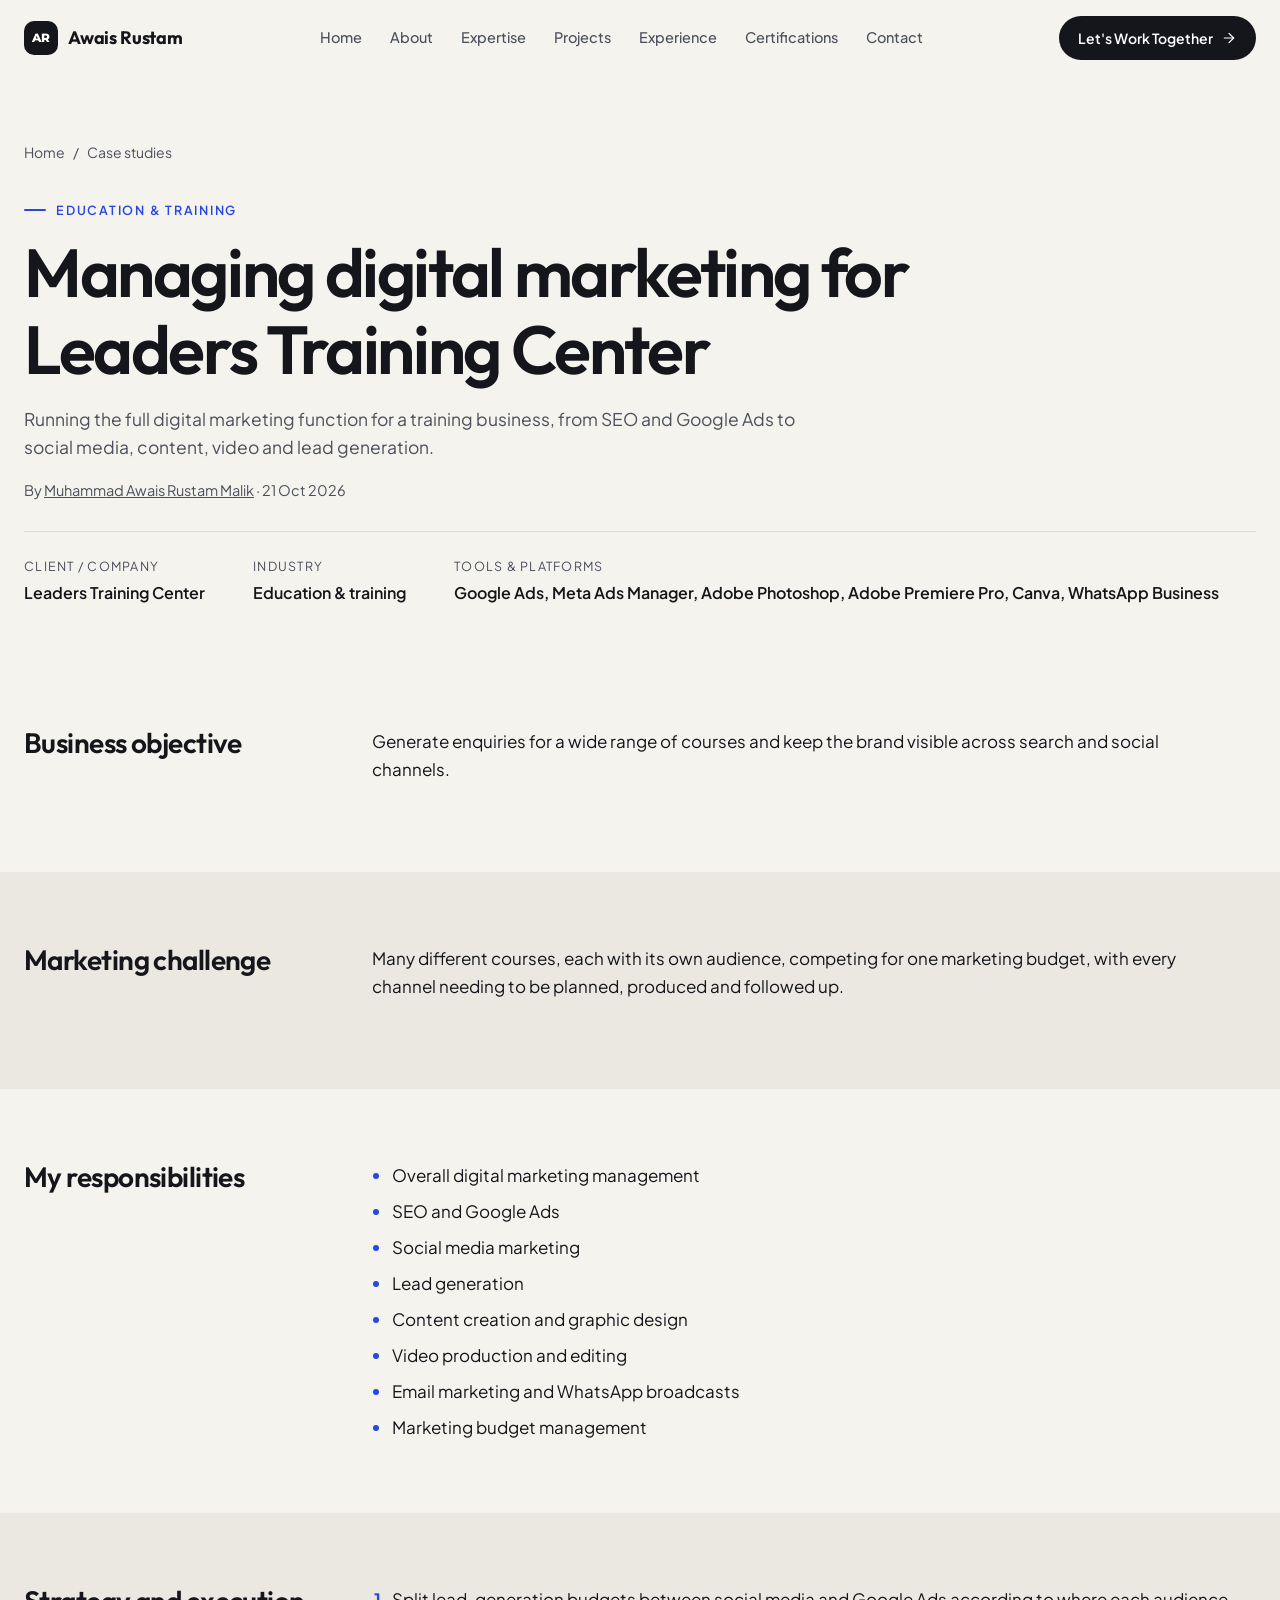
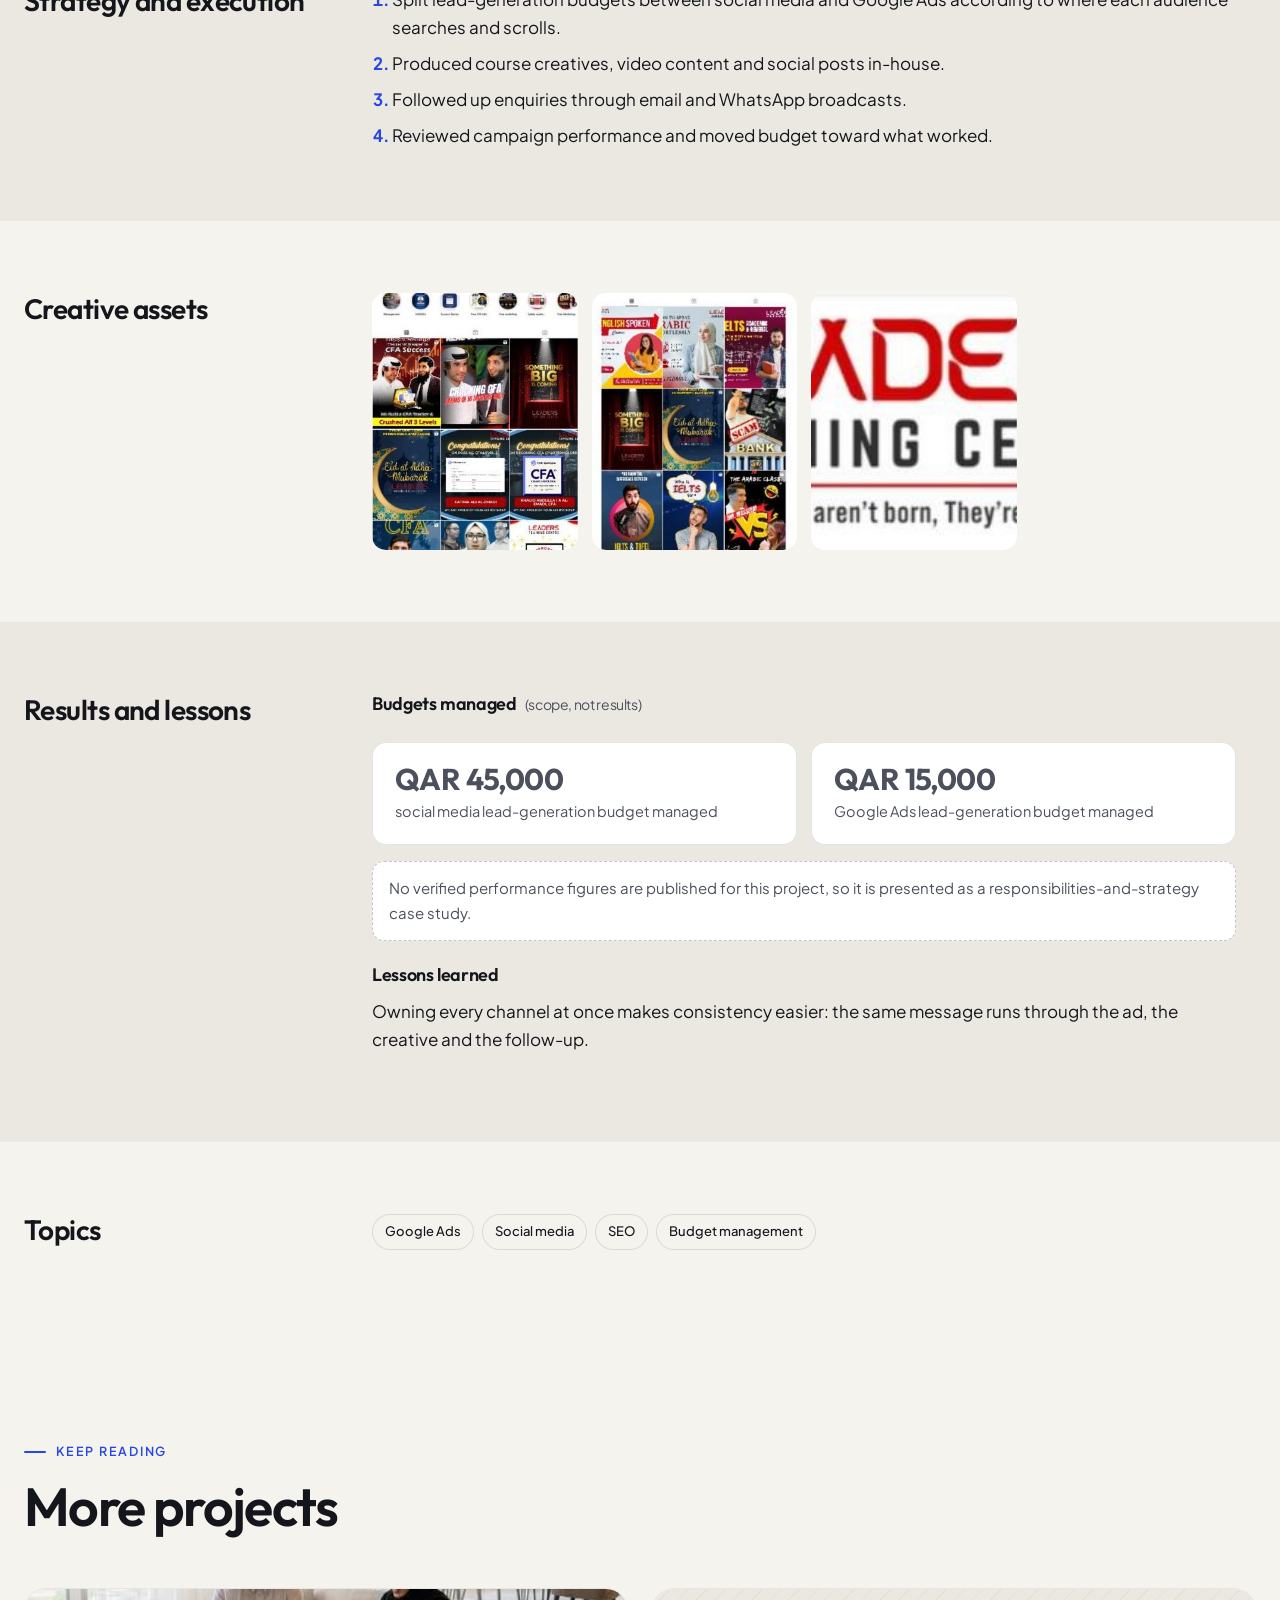
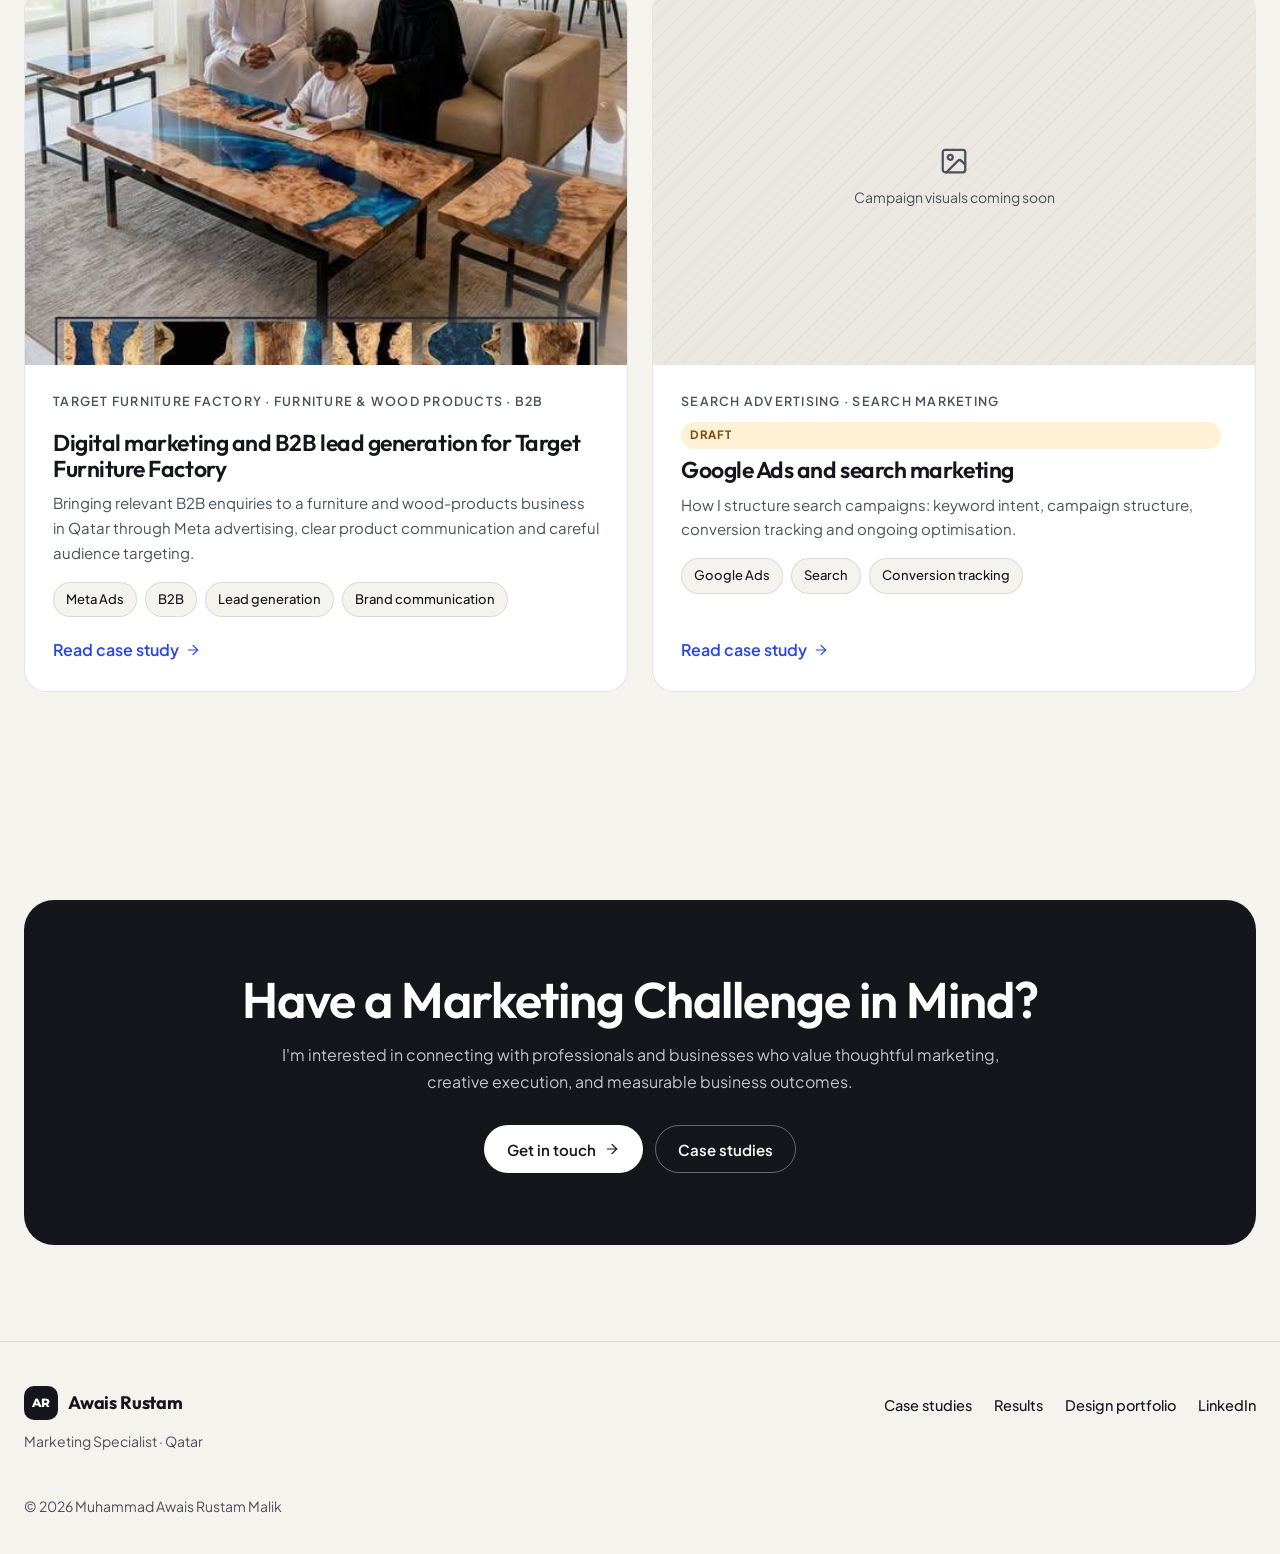
<file: case-leaders-training-center-digital-marketing.html>
<!doctype html>
<html lang="en">
<head>
<meta charset="utf-8">
<meta name="viewport" content="width=device-width, initial-scale=1, viewport-fit=cover">
<title>Managing digital marketing for Leaders Training Center | Awais Rustam</title><meta name="description" content="Running the full digital marketing function for a training business, from SEO and Google Ads to social media, content, video and lead generation."><meta name="author" content="Muhammad Awais Rustam Malik"><meta name="robots" content="index, follow, max-image-preview:large, max-snippet:-1"><link rel="canonical" href="https://muhammadawaisrustam.github.io/case-leaders-training-center-digital-marketing.html"><meta name="theme-color" content="#F5F3EE"><meta property="og:type" content="article"><meta property="og:site_name" content="Muhammad Awais Rustam Malik"><meta property="og:locale" content="en_US"><meta property="og:title" content="Managing digital marketing for Leaders Training Center | Awais Rustam"><meta property="og:description" content="Running the full digital marketing function for a training business, from SEO and Google Ads to social media, content, video and lead generation."><meta property="og:url" content="https://muhammadawaisrustam.github.io/case-leaders-training-center-digital-marketing.html"><meta property="og:image" content="https://muhammadawaisrustam.github.io/tc-leaders-training-instagram.jpg"><meta property="og:image:alt" content="Managing digital marketing for Leaders Training Center"><meta name="twitter:card" content="summary_large_image"><meta name="twitter:title" content="Managing digital marketing for Leaders Training Center | Awais Rustam"><meta name="twitter:description" content="Running the full digital marketing function for a training business, from SEO and Google Ads to social media, content, video and lead generation."><meta name="twitter:image" content="https://muhammadawaisrustam.github.io/tc-leaders-training-instagram.jpg"><meta name="geo.region" content="QA"><meta name="geo.placename" content="Doha"><link rel="alternate" type="text/plain" href="llms.txt" title="Plain-text summary for AI assistants"><link rel="icon" href="favicon.svg" type="image/svg+xml"><link rel="apple-touch-icon" href="og-avatar.jpg"><link rel="preconnect" href="https://fonts.googleapis.com"><link rel="preconnect" href="https://fonts.gstatic.com" crossorigin><link rel="stylesheet" href="https://fonts.googleapis.com/css2?family=Montserrat:wght@800;900&family=Outfit:wght@500;600;700&family=Plus+Jakarta+Sans:wght@400;500;600;700&display=swap"><link rel="stylesheet" href="site.css"><style>:root{--bg:#F5F3EE;--surface:#FFFFFF;--accent:#2747E0;--ink:#14161B}</style><script type="application/ld+json">{"@context":"https://schema.org","@graph":[{"@type":"Article","@id":"https://muhammadawaisrustam.github.io/case-leaders-training-center-digital-marketing.html#article","headline":"Managing digital marketing for Leaders Training Center","description":"Running the full digital marketing function for a training business, from SEO and Google Ads to social media, content, video and lead generation.","url":"https://muhammadawaisrustam.github.io/case-leaders-training-center-digital-marketing.html","mainEntityOfPage":"https://muhammadawaisrustam.github.io/case-leaders-training-center-digital-marketing.html","datePublished":"2026-10-21","dateModified":"2026-10-21","image":"https://muhammadawaisrustam.github.io/tc-leaders-training-instagram.jpg","author":{"@id":"https://muhammadawaisrustam.github.io/#person","@type":"Person","name":"Muhammad Awais Rustam Malik","url":"https://muhammadawaisrustam.github.io/"},"publisher":{"@id":"https://muhammadawaisrustam.github.io/#person"},"about":{"@type":"Organization","name":"Leaders Training Center"},"keywords":"Google Ads, Social media, SEO, Budget management","isPartOf":{"@id":"https://muhammadawaisrustam.github.io/#website"}},{"@type":"BreadcrumbList","itemListElement":[{"@type":"ListItem","position":1,"name":"Home","item":"https://muhammadawaisrustam.github.io/"},{"@type":"ListItem","position":2,"name":"Case studies","item":"https://muhammadawaisrustam.github.io/case-studies.html"},{"@type":"ListItem","position":3,"name":"Managing digital marketing for Leaders Training Center","item":"https://muhammadawaisrustam.github.io/case-leaders-training-center-digital-marketing.html"}]}]}</script><script>document.documentElement.classList.add('js')</script><style>[hidden]{display:none!important}</style>
</head>
<body>
<a class="skip" href="#main">Skip to content</a><header class="nav" id="top"><div class="wrap nav-in"><a class="brand" href="./" aria-label="Awais Rustam, home"><span class="mark" aria-hidden="true">AR</span><span>Awais Rustam</span></a><nav class="menu" aria-label="Main"><ul><li><a href="./">Home</a></li><li><a href="./#about">About</a></li><li><a href="./#skills">Expertise</a></li><li><a href="./#projects">Projects</a></li><li><a href="./#experience">Experience</a></li><li><a href="./#credentials">Certifications</a></li><li><a href="./#contact">Contact</a></li></ul></nav><a class="btn dark nav-cta" href="./#contact">Let&#39;s Work Together<svg class="ic" viewBox="0 0 24 24" width="16" height="16" fill="none" stroke="currentColor" stroke-width="1.8" stroke-linecap="round" stroke-linejoin="round" aria-hidden="true" focusable="false"><line x1="5" y1="12" x2="19" y2="12"/><polyline points="12 5 19 12 12 19"/></svg></a><button class="burger" id="menuBtn" type="button" aria-expanded="false" aria-controls="drawer" aria-label="Open menu"><span></span><span></span></button></div><div class="drawer" id="drawer"><nav aria-label="Mobile"><ul><li><a href="./">Home</a></li><li><a href="./#about">About</a></li><li><a href="./#skills">Expertise</a></li><li><a href="./#projects">Projects</a></li><li><a href="./#experience">Experience</a></li><li><a href="./#credentials">Certifications</a></li><li><a href="./#contact">Contact</a></li></ul></nav><a class="btn dark nav-cta" href="./#contact">Let&#39;s Work Together<svg class="ic" viewBox="0 0 24 24" width="16" height="16" fill="none" stroke="currentColor" stroke-width="1.8" stroke-linecap="round" stroke-linejoin="round" aria-hidden="true" focusable="false"><line x1="5" y1="12" x2="19" y2="12"/><polyline points="12 5 19 12 12 19"/></svg></a></div></header><main id="main"><section class="page-hero cs-hero" aria-labelledby="ph-title"><div class="wrap"><nav class="crumbs" aria-label="Breadcrumb"><a href="./">Home</a><span aria-hidden="true">/</span><a href="case-studies.html">Case studies</a></nav><span class="eyebrow">Education &amp; training</span><h1 id="ph-title" class="up">Managing digital marketing for Leaders Training Center</h1><p class="lede up d1">Running the full digital marketing function for a training business, from SEO and Google Ads to social media, content, video and lead generation.</p><p class="byline">By <a href="./#about">Muhammad Awais Rustam Malik</a> · <time datetime="2026-10-21">21 Oct 2026</time></p><dl class="cs-facts"><div><dt>Client / company</dt><dd>Leaders Training Center</dd></div><div><dt>Industry</dt><dd>Education &amp; training</dd></div><div><dt>Tools &amp; platforms</dt><dd>Google Ads, Meta Ads Manager, Adobe Photoshop, Adobe Premiere Pro, Canva, WhatsApp Business</dd></div></dl></div></section><section class="band cs-sec" id="objective" aria-labelledby="objective-h"><div class="wrap cs-cols"><h2 class="rv" id="objective-h">Business objective</h2><div class="cs-text rv"><p>Generate enquiries for a wide range of courses and keep the brand visible across search and social channels.</p></div></div></section><section class="band cs-sec alt" id="challenge" aria-labelledby="challenge-h"><div class="wrap cs-cols"><h2 class="rv" id="challenge-h">Marketing challenge</h2><div class="cs-text rv"><p>Many different courses, each with its own audience, competing for one marketing budget, with every channel needing to be planned, produced and followed up.</p></div></div></section><section class="band cs-sec" id="responsibilities" aria-labelledby="responsibilities-h"><div class="wrap cs-cols"><h2 class="rv" id="responsibilities-h">My responsibilities</h2><div class="cs-text rv"><ul><li>Overall digital marketing management</li><li>SEO and Google Ads</li><li>Social media marketing</li><li>Lead generation</li><li>Content creation and graphic design</li><li>Video production and editing</li><li>Email marketing and WhatsApp broadcasts</li><li>Marketing budget management</li></ul></div></div></section><section class="band cs-sec alt" id="approach" aria-labelledby="approach-h"><div class="wrap cs-cols"><h2 class="rv" id="approach-h">Strategy and execution</h2><div class="cs-text rv"><ol><li>Split lead-generation budgets between social media and Google Ads according to where each audience searches and scrolls.</li><li>Produced course creatives, video content and social posts in-house.</li><li>Followed up enquiries through email and WhatsApp broadcasts.</li><li>Reviewed campaign performance and moved budget toward what worked.</li></ol></div></div></section><section class="band cs-sec" id="assets" aria-labelledby="assets-h"><div class="wrap cs-cols"><h2 class="rv" id="assets-h">Creative assets</h2><div class="cs-text rv"><div class="cs-gallery"><button type="button" class="cs-shot" data-lb data-cap="Instagram feed"><img src="tc-leaders-training-instagram.jpg" alt="Instagram feed for Leaders Training Centre" loading="lazy" decoding="async"></button><button type="button" class="cs-shot" data-lb data-cap="Instagram feed"><img src="tc-leaders-languages-instagram.jpg" alt="Instagram feed for Leaders Languages Centre" loading="lazy" decoding="async"></button><button type="button" class="cs-shot" data-lb data-cap="Facebook cover"><img src="tc-leaders-training-cover.jpg" alt="Facebook cover for Leaders Training Centre" loading="lazy" decoding="async"></button></div></div></div></section><section class="band cs-sec alt" id="results" aria-labelledby="results-h"><div class="wrap cs-cols"><h2 class="rv" id="results-h">Results and lessons</h2><div class="cs-text rv"><h3 class="res-h">Budgets managed <small>(scope, not results)</small></h3><div class="kpis"><div class="kpi muted"><b>QAR 45,000</b><span>social media lead-generation budget managed</span></div><div class="kpi muted"><b>QAR 15,000</b><span>Google Ads lead-generation budget managed</span></div></div><p class="note">No verified performance figures are published for this project, so it is presented as a responsibilities-and-strategy case study.</p><h3 class="res-h">Lessons learned</h3><p>Owning every channel at once makes consistency easier: the same message runs through the ad, the creative and the follow-up.</p></div></div></section><section class="band cs-sec" id="links" aria-labelledby="links-h"><div class="wrap cs-cols"><h2 class="rv" id="links-h">Topics</h2><div class="cs-text rv"><ul class="tags"><li>Google Ads</li><li>Social media</li><li>SEO</li><li>Budget management</li></ul></div></div></section><section class="band"><div class="wrap"><div class="sec-head rv"><span class="eyebrow">Keep reading</span><h2>More projects</h2></div><div class="pj-grid two"><article class="pj rv"><a href="case-target-furniture-factory-b2b-lead-generation.html" class="pj-link"><div class="pj-img"><img loading="lazy" decoding="async" src="t07-polylac-table.jpg" alt=""></div><div class="pj-body"><span class="k">Target Furniture Factory · Furniture &amp; wood products · B2B</span><h3>Digital marketing and B2B lead generation for Target Furniture Factory</h3><p>Bringing relevant B2B enquiries to a furniture and wood-products business in Qatar through Meta advertising, clear product communication and careful audience targeting.</p><ul class="tags"><li>Meta Ads</li><li>B2B</li><li>Lead generation</li><li>Brand communication</li></ul><span class="more">Read case study<svg class="ic" viewBox="0 0 24 24" width="16" height="16" fill="none" stroke="currentColor" stroke-width="1.8" stroke-linecap="round" stroke-linejoin="round" aria-hidden="true" focusable="false"><line x1="5" y1="12" x2="19" y2="12"/><polyline points="12 5 19 12 12 19"/></svg></span></div></a></article><article class="pj rv"><a href="case-google-ads-search-marketing.html" class="pj-link"><div class="pj-img empty" aria-hidden="true"><svg class="ic" viewBox="0 0 24 24" width="30" height="30" fill="none" stroke="currentColor" stroke-width="1.8" stroke-linecap="round" stroke-linejoin="round" aria-hidden="true" focusable="false"><rect x="3" y="3" width="18" height="18" rx="2"/><circle cx="9" cy="9" r="2"/><path d="M21 15l-3.1-3.1a2 2 0 0 0-2.8 0L6 21"/></svg><span>Campaign visuals coming soon</span></div><div class="pj-body"><span class="k">Search advertising · Search marketing</span><span class="badge draft">Draft</span><h3>Google Ads and search marketing</h3><p>How I structure search campaigns: keyword intent, campaign structure, conversion tracking and ongoing optimisation.</p><ul class="tags"><li>Google Ads</li><li>Search</li><li>Conversion tracking</li></ul><span class="more">Read case study<svg class="ic" viewBox="0 0 24 24" width="16" height="16" fill="none" stroke="currentColor" stroke-width="1.8" stroke-linecap="round" stroke-linejoin="round" aria-hidden="true" focusable="false"><line x1="5" y1="12" x2="19" y2="12"/><polyline points="12 5 19 12 12 19"/></svg></span></div></a></article></div></div></section><section class="band cta-band"><div class="wrap cta-in rv"><h2>Have a Marketing Challenge in Mind?</h2><p>I&#39;m interested in connecting with professionals and businesses who value thoughtful marketing, creative execution, and measurable business outcomes.</p><div class="cta-row"><a class="btn dark" href="./#contact">Get in touch<svg class="ic" viewBox="0 0 24 24" width="16" height="16" fill="none" stroke="currentColor" stroke-width="1.8" stroke-linecap="round" stroke-linejoin="round" aria-hidden="true" focusable="false"><line x1="5" y1="12" x2="19" y2="12"/><polyline points="12 5 19 12 12 19"/></svg></a><a class="btn line" href="case-studies.html">Case studies</a></div></div></section></main><footer class="foot"><div class="wrap foot-in"><div><a class="brand" href="./"><span class="mark" aria-hidden="true">AR</span><span>Awais Rustam</span></a><p>Marketing Specialist · Qatar</p></div><nav aria-label="Footer"><ul><li><a href="case-studies.html">Case studies</a></li><li><a href="results.html">Results</a></li><li><a href="designs.html">Design portfolio</a></li><li><a href="https://www.linkedin.com/in/muhammad-awais-rustam-malik-4251a7258/" target="_blank" rel="noopener">LinkedIn</a></li></ul></nav><p class="copy">© <span id="yr">2026</span> Muhammad Awais Rustam Malik</p></div></footer><button class="totop" id="toTop" type="button" aria-label="Back to top"><svg class="ic" viewBox="0 0 24 24" width="18" height="18" fill="none" stroke="currentColor" stroke-width="1.8" stroke-linecap="round" stroke-linejoin="round" aria-hidden="true" focusable="false"><line x1="12" y1="19" x2="12" y2="5"/><polyline points="5 12 12 5 19 12"/></svg></button><div class="lightbox" id="lb" hidden role="dialog" aria-modal="true" aria-label="Image preview"><button class="lb-btn lb-close" id="lbClose" type="button" aria-label="Close">✕</button><button class="lb-btn lb-prev" id="lbPrev" type="button" aria-label="Previous image">←</button><div class="lb-stage" id="lbStage"><img id="lbImg" alt="" draggable="false"></div><p id="lbCap"></p><div class="lb-zoom"><button class="lb-btn" id="lbOut" type="button" aria-label="Zoom out">−</button><span id="lbPct">100%</span><button class="lb-btn" id="lbIn" type="button" aria-label="Zoom in">+</button></div><button class="lb-btn lb-next" id="lbNext" type="button" aria-label="Next image">→</button></div><script>(function(){var still=matchMedia('(prefers-reduced-motion: reduce)').matches,d=document;var nav=d.querySelector('.nav'),mb=d.getElementById('menuBtn');function menu(o){nav.classList.toggle('open',o);mb.setAttribute('aria-expanded',o);mb.setAttribute('aria-label',o?'Close menu':'Open menu');d.body.classList.toggle('menu-open',o)}if(mb){mb.addEventListener('click',function(){menu(!nav.classList.contains('open'))});d.querySelectorAll('#drawer a').forEach(function(x){x.addEventListener('click',function(){menu(false)})});d.addEventListener('keydown',function(ev){if(ev.key==='Escape'&&nav.classList.contains('open')){menu(false);mb.focus()}});addEventListener('resize',function(){if(innerWidth>1080)menu(false)})}var y=d.getElementById('yr');if(y)y.textContent=new Date().getFullYear();var tt=d.getElementById('toTop'),hero=d.querySelector('.hero'),tk=0;function onScroll(){tk=0;var s=scrollY;nav.classList.toggle('scrolled',s>8);if(tt)tt.classList.toggle('show',s>700);if(hero&&!still){var h=hero.offsetHeight||1;hero.style.setProperty('--hp',Math.min(1,s/h).toFixed(3))}}addEventListener('scroll',function(){if(!tk)tk=requestAnimationFrame(onScroll)},{passive:true});onScroll();if(tt)tt.addEventListener('click',function(){scrollTo({top:0,behavior:still?'auto':'smooth'});var t=d.querySelector('.brand');if(t)t.focus({preventScroll:true})});if('IntersectionObserver' in window){var links={};d.querySelectorAll('.menu a').forEach(function(x){var h=x.getAttribute('href');if(h&&h.charAt(0)==='#'&&h.length>1)links[h.slice(1)]=x});var io=new IntersectionObserver(function(es){es.forEach(function(en){if(en.isIntersecting&&links[en.target.id]){Object.keys(links).forEach(function(k){links[k].classList.remove('on')});links[en.target.id].classList.add('on')}})},{rootMargin:'-45% 0px -50% 0px'});Object.keys(links).forEach(function(id){var s=d.getElementById(id);if(s)io.observe(s)})}var rv=[].slice.call(d.querySelectorAll('.rv'));if(!still&&'IntersectionObserver' in window){var ro=new IntersectionObserver(function(es){es.forEach(function(en){if(en.isIntersecting){en.target.classList.add('in');ro.unobserve(en.target)}})},{rootMargin:'0px 0px -8% 0px'});rv.forEach(function(x){ro.observe(x)})}else rv.forEach(function(x){x.classList.add('in')});d.querySelectorAll('[data-copy]').forEach(function(btn){var lab=btn.textContent;btn.addEventListener('click',function(){var el=d.getElementById(btn.dataset.copy),t=el.textContent.trim();function sel(){var r=d.createRange();r.selectNodeContents(el);var s=getSelection();s.removeAllRanges();s.addRange(r);btn.textContent='Selected, press Ctrl+C'}try{navigator.clipboard.writeText(t).then(function(){btn.textContent='Copied'},sel)}catch(x){sel()}setTimeout(function(){btn.textContent=lab},2000)})});var tiles=[].slice.call(d.querySelectorAll('[data-lb]')),cur=0,lb=d.getElementById('lb'),opener=null;if(lb&&tiles.length){var li=d.getElementById('lbImg'),lc=d.getElementById('lbCap'),st=d.getElementById('lbStage'),pc=d.getElementById('lbPct'),z=1,px=0,py=0;function apply(){li.style.transform='translate('+px+'px,'+py+'px) scale('+z+')';pc.textContent=Math.round(z*100)+'%';st.classList.toggle('zoomed',z>1)}function zoom(n){z=Math.max(1,Math.min(4,n));if(z===1){px=py=0}apply()}function show(){var t=tiles[cur],im=t.querySelector('img');li.src=t.getAttribute('data-full')||im.getAttribute('src');li.alt=im.alt;lc.textContent=t.getAttribute('data-cap')||im.alt;zoom(1)}tiles.forEach(function(t,i){t.addEventListener('click',function(){opener=t;cur=i;show();lb.hidden=false;d.body.classList.add('menu-open');d.getElementById('lbClose').focus()})});function close(){lb.hidden=true;d.body.classList.remove('menu-open');if(opener)opener.focus()}function step(n){cur=(cur+n+tiles.length)%tiles.length;show()}d.getElementById('lbClose').onclick=close;d.getElementById('lbPrev').onclick=function(){step(-1)};d.getElementById('lbNext').onclick=function(){step(1)};d.getElementById('lbIn').onclick=function(){zoom(z*1.5)};d.getElementById('lbOut').onclick=function(){zoom(z/1.5)};st.addEventListener('dblclick',function(){zoom(z>1?1:2.2)});st.addEventListener('wheel',function(ev){ev.preventDefault();zoom(z*(ev.deltaY<0?1.15:1/1.15))},{passive:false});var pd=false,ox=0,oy=0;st.addEventListener('pointerdown',function(ev){if(z===1)return;pd=true;ox=ev.clientX-px;oy=ev.clientY-py;st.setPointerCapture(ev.pointerId)});st.addEventListener('pointermove',function(ev){if(!pd)return;px=ev.clientX-ox;py=ev.clientY-oy;apply()});st.addEventListener('pointerup',function(){pd=false});lb.addEventListener('click',function(ev){if(ev.target===lb)close()});d.addEventListener('keydown',function(ev){if(lb.hidden)return;if(ev.key==='Escape')close();if(ev.key==='ArrowRight')step(1);if(ev.key==='ArrowLeft')step(-1);if(ev.key==='+'||ev.key==='=')zoom(z*1.5);if(ev.key==='-')zoom(z/1.5);if(ev.key==='Tab'){var f=[].slice.call(lb.querySelectorAll('button')),i=f.indexOf(d.activeElement);if(ev.shiftKey&&i<=0){ev.preventDefault();f[f.length-1].focus()}else if(!ev.shiftKey&&i===f.length-1){ev.preventDefault();f[0].focus()}}})}var fm=d.getElementById('cform');if(fm){var stx=d.getElementById('cstatus'),btn=fm.querySelector('[type=submit]'),ep=fm.getAttribute('data-endpoint'),to=fm.getAttribute('data-email');function err(n,m){var f=fm.elements[n],o=d.getElementById(n+'-err');f.setAttribute('aria-invalid',m?'true':'false');o.textContent=m||''}function check(){var v=function(n){return (fm.elements[n].value||'').trim()},bad=[];err('name',v('name').length<2?'Please enter your full name.':'');if(v('name').length<2)bad.push('name');var em=v('email');err('email',!em?'Please enter your email address.':(!/^[^\s@]+@[^\s@]+\.[^\s@]{2,}$/.test(em)?'Please enter a valid email address, like name@company.com.':''));if(!/^[^\s@]+@[^\s@]+\.[^\s@]{2,}$/.test(em))bad.push('email');err('type',!v('type')?'Please choose an enquiry type.':'');if(!v('type'))bad.push('type');err('message',v('message').length<10?'Please write a message of at least 10 characters.':'');if(v('message').length<10)bad.push('message');return bad}['name','email','type','message'].forEach(function(n){['input','change'].forEach(function(t){fm.elements[n].addEventListener(t,function(){if(fm.classList.contains('tried'))check()})})});function say(cls,html){stx.className='form-status '+cls;stx.innerHTML=html}fm.addEventListener('submit',function(ev){ev.preventDefault();fm.classList.add('tried');var bad=check();if(bad.length){say('err','Please fix the highlighted fields.');fm.elements[bad[0]].focus();return}if(fm.elements._gotcha&&fm.elements._gotcha.value)return;var v=function(n){return (fm.elements[n].value||'').trim()};if(!ep){var body='Name: '+v('name')+'\nEmail: '+v('email')+(v('company')?'\nCompany: '+v('company'):'')+'\nEnquiry type: '+v('type')+'\n\n'+v('message');location.href='mailto:'+to+'?subject='+encodeURIComponent(v('type')+' – '+v('name'))+'&body='+encodeURIComponent(body);say('info','Your email app should now open with this message ready. <strong>It has not been sent yet:</strong> press Send in your email app. If nothing opened, email <a href="mailto:'+to+'">'+to+'</a> directly.');return}btn.disabled=true;fm.setAttribute('aria-busy','true');var lab=btn.innerHTML;btn.textContent='Sending…';say('info','Sending your message…');fetch(ep,{method:'POST',body:new FormData(fm),headers:{Accept:'application/json'}}).then(function(r){if(!r.ok)throw 0;fm.reset();fm.classList.remove('tried');say('ok','Thank you. Your message has been sent, and I will reply by email.')}).catch(function(){say('err','Sorry, your message could not be sent. Please try again, or email <a href="mailto:'+to+'">'+to+'</a> directly.')}).then(function(){btn.disabled=false;fm.removeAttribute('aria-busy');btn.innerHTML=lab;stx.focus()})})}})();</script><script type="module" src="motion.js"></script>
</body>
</html>
</file>
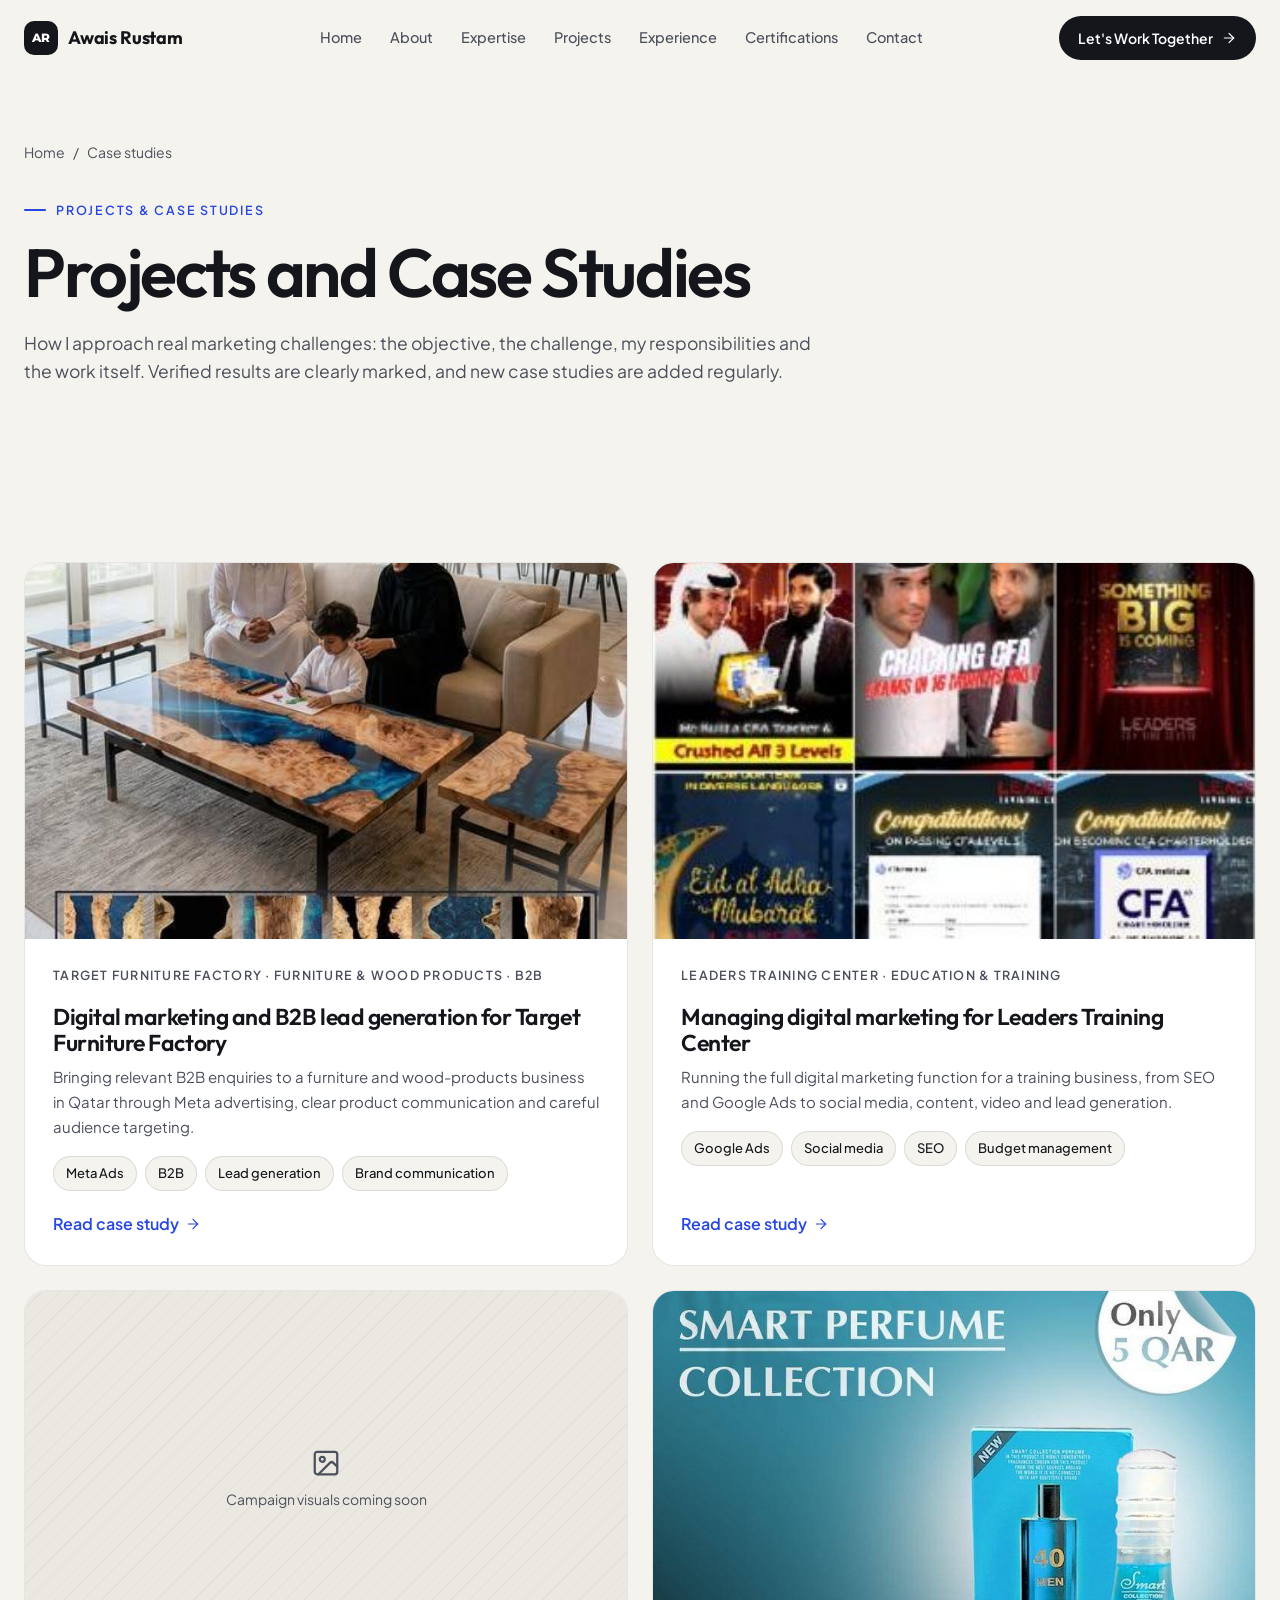
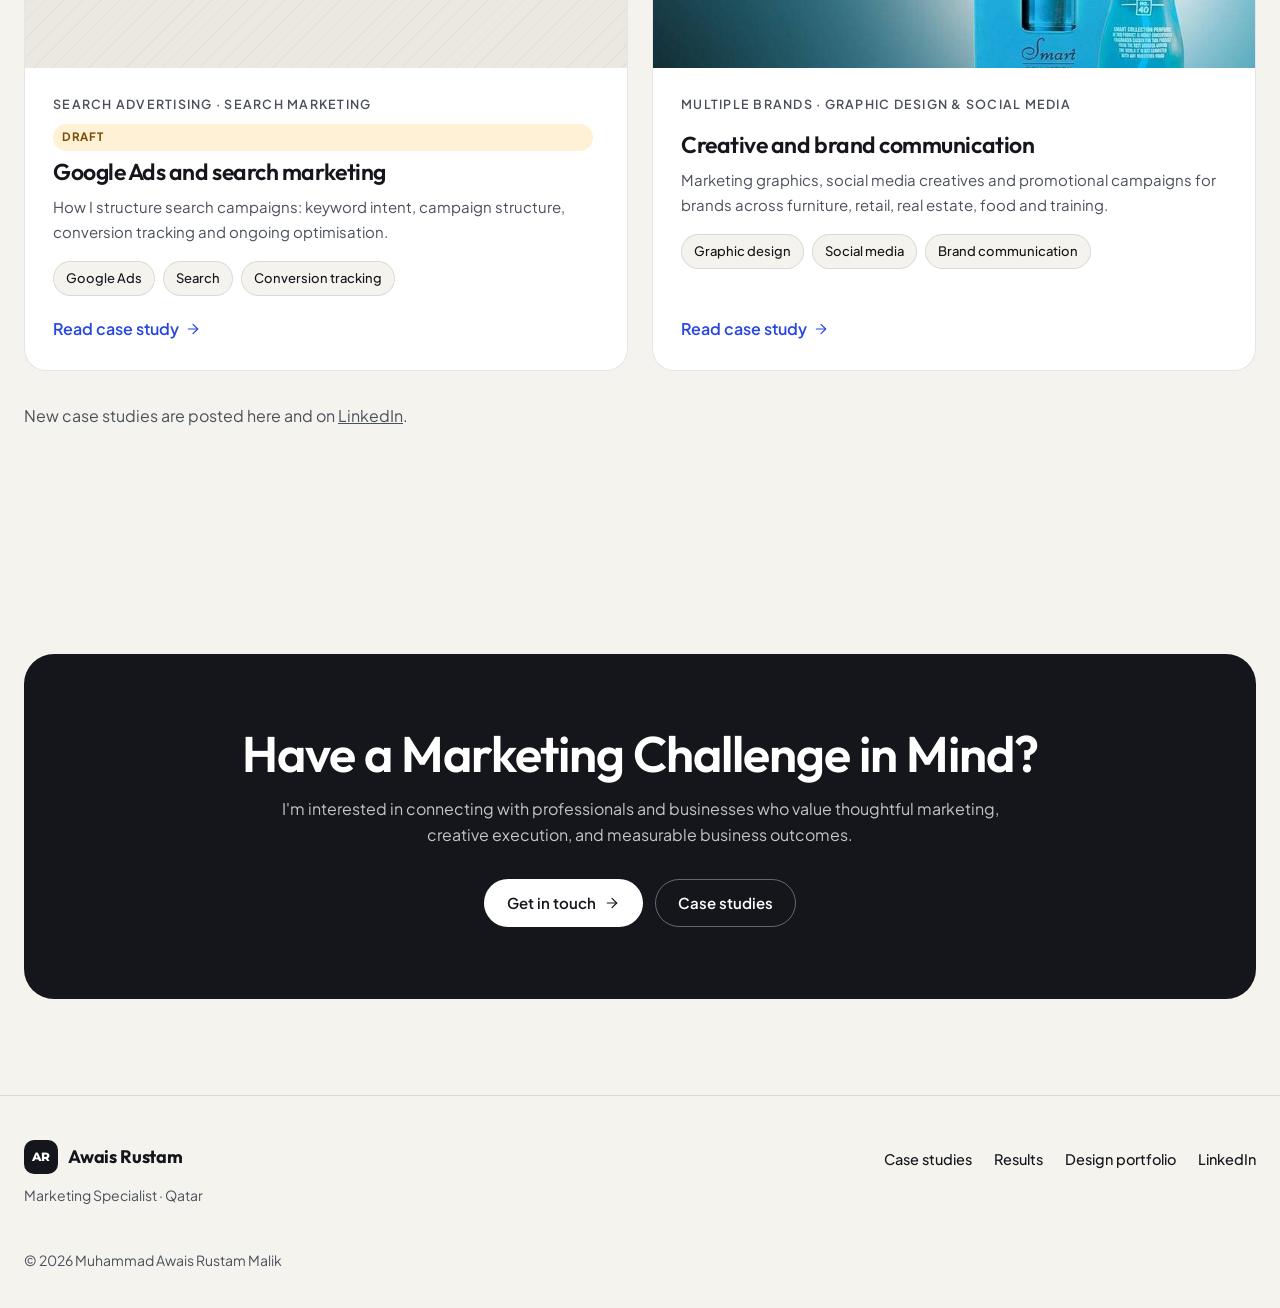
<file: case-studies.html>
<!doctype html>
<html lang="en">
<head>
<meta charset="utf-8">
<meta name="viewport" content="width=device-width, initial-scale=1, viewport-fit=cover">
<title>Marketing Projects &amp; Case Studies | Awais Rustam</title><meta name="description" content="Digital marketing case studies by Muhammad Awais Rustam Malik: B2B lead generation, Google Ads, social media and creative work in Qatar."><meta name="author" content="Muhammad Awais Rustam Malik"><meta name="robots" content="index, follow, max-image-preview:large, max-snippet:-1"><link rel="canonical" href="https://muhammadawaisrustam.github.io/case-studies.html"><meta name="theme-color" content="#F5F3EE"><meta property="og:type" content="website"><meta property="og:site_name" content="Muhammad Awais Rustam Malik"><meta property="og:locale" content="en_US"><meta property="og:title" content="Marketing Projects &amp; Case Studies | Awais Rustam"><meta property="og:description" content="Digital marketing case studies by Muhammad Awais Rustam Malik: B2B lead generation, Google Ads, social media and creative work in Qatar."><meta property="og:url" content="https://muhammadawaisrustam.github.io/case-studies.html"><meta property="og:image" content="https://muhammadawaisrustam.github.io/og-avatar.jpg"><meta property="og:image:alt" content="Muhammad Awais Rustam Malik, Marketing Specialist in Qatar, in a navy suit"><meta name="twitter:card" content="summary_large_image"><meta name="twitter:title" content="Marketing Projects &amp; Case Studies | Awais Rustam"><meta name="twitter:description" content="Digital marketing case studies by Muhammad Awais Rustam Malik: B2B lead generation, Google Ads, social media and creative work in Qatar."><meta name="twitter:image" content="https://muhammadawaisrustam.github.io/og-avatar.jpg"><meta name="geo.region" content="QA"><meta name="geo.placename" content="Doha"><link rel="alternate" type="text/plain" href="llms.txt" title="Plain-text summary for AI assistants"><link rel="icon" href="favicon.svg" type="image/svg+xml"><link rel="apple-touch-icon" href="og-avatar.jpg"><link rel="preconnect" href="https://fonts.googleapis.com"><link rel="preconnect" href="https://fonts.gstatic.com" crossorigin><link rel="stylesheet" href="https://fonts.googleapis.com/css2?family=Montserrat:wght@800;900&family=Outfit:wght@500;600;700&family=Plus+Jakarta+Sans:wght@400;500;600;700&display=swap"><link rel="stylesheet" href="site.css"><style>:root{--bg:#F5F3EE;--surface:#FFFFFF;--accent:#2747E0;--ink:#14161B}</style><script type="application/ld+json">{"@context":"https://schema.org","@graph":[{"@type":"CollectionPage","@id":"https://muhammadawaisrustam.github.io/case-studies.html","url":"https://muhammadawaisrustam.github.io/case-studies.html","name":"Marketing Projects & Case Studies | Awais Rustam","description":"Digital marketing case studies by Muhammad Awais Rustam Malik: B2B lead generation, Google Ads, social media and creative work in Qatar.","isPartOf":{"@id":"https://muhammadawaisrustam.github.io/#website"},"author":{"@id":"https://muhammadawaisrustam.github.io/#person"},"mainEntity":{"@type":"ItemList","itemListElement":[{"@type":"ListItem","position":1,"url":"https://muhammadawaisrustam.github.io/case-target-furniture-factory-b2b-lead-generation.html","name":"Digital marketing and B2B lead generation for Target Furniture Factory"},{"@type":"ListItem","position":2,"url":"https://muhammadawaisrustam.github.io/case-leaders-training-center-digital-marketing.html","name":"Managing digital marketing for Leaders Training Center"},{"@type":"ListItem","position":3,"url":"https://muhammadawaisrustam.github.io/case-google-ads-search-marketing.html","name":"Google Ads and search marketing"},{"@type":"ListItem","position":4,"url":"https://muhammadawaisrustam.github.io/case-creative-brand-communication.html","name":"Creative and brand communication"}]}},{"@type":"BreadcrumbList","itemListElement":[{"@type":"ListItem","position":1,"name":"Home","item":"https://muhammadawaisrustam.github.io/"},{"@type":"ListItem","position":2,"name":"Case studies","item":"https://muhammadawaisrustam.github.io/case-studies.html"}]}]}</script><script>document.documentElement.classList.add('js')</script><style>[hidden]{display:none!important}</style>
</head>
<body>
<a class="skip" href="#main">Skip to content</a><header class="nav" id="top"><div class="wrap nav-in"><a class="brand" href="./" aria-label="Awais Rustam, home"><span class="mark" aria-hidden="true">AR</span><span>Awais Rustam</span></a><nav class="menu" aria-label="Main"><ul><li><a href="./">Home</a></li><li><a href="./#about">About</a></li><li><a href="./#skills">Expertise</a></li><li><a href="./#projects">Projects</a></li><li><a href="./#experience">Experience</a></li><li><a href="./#credentials">Certifications</a></li><li><a href="./#contact">Contact</a></li></ul></nav><a class="btn dark nav-cta" href="./#contact">Let&#39;s Work Together<svg class="ic" viewBox="0 0 24 24" width="16" height="16" fill="none" stroke="currentColor" stroke-width="1.8" stroke-linecap="round" stroke-linejoin="round" aria-hidden="true" focusable="false"><line x1="5" y1="12" x2="19" y2="12"/><polyline points="12 5 19 12 12 19"/></svg></a><button class="burger" id="menuBtn" type="button" aria-expanded="false" aria-controls="drawer" aria-label="Open menu"><span></span><span></span></button></div><div class="drawer" id="drawer"><nav aria-label="Mobile"><ul><li><a href="./">Home</a></li><li><a href="./#about">About</a></li><li><a href="./#skills">Expertise</a></li><li><a href="./#projects">Projects</a></li><li><a href="./#experience">Experience</a></li><li><a href="./#credentials">Certifications</a></li><li><a href="./#contact">Contact</a></li></ul></nav><a class="btn dark nav-cta" href="./#contact">Let&#39;s Work Together<svg class="ic" viewBox="0 0 24 24" width="16" height="16" fill="none" stroke="currentColor" stroke-width="1.8" stroke-linecap="round" stroke-linejoin="round" aria-hidden="true" focusable="false"><line x1="5" y1="12" x2="19" y2="12"/><polyline points="12 5 19 12 12 19"/></svg></a></div></header><main id="main"><section class="page-hero" aria-labelledby="ph-title"><div class="wrap"><nav class="crumbs" aria-label="Breadcrumb"><a href="./">Home</a><span aria-hidden="true">/</span><span>Case studies</span></nav><span class="eyebrow">Projects &amp; case studies</span><h1 id="ph-title" class="up">Projects and Case Studies</h1><p class="lede up d1">How I approach real marketing challenges: the objective, the challenge, my responsibilities and the work itself. Verified results are clearly marked, and new case studies are added regularly.</p></div></section><section class="band" id="feed" aria-label="Case studies"><div class="wrap"><div class="pj-grid"><article class="pj rv"><a href="case-target-furniture-factory-b2b-lead-generation.html" class="pj-link"><div class="pj-img"><img loading="lazy" decoding="async" src="t07-polylac-table.jpg" alt=""></div><div class="pj-body"><span class="k">Target Furniture Factory · Furniture &amp; wood products · B2B</span><h3>Digital marketing and B2B lead generation for Target Furniture Factory</h3><p>Bringing relevant B2B enquiries to a furniture and wood-products business in Qatar through Meta advertising, clear product communication and careful audience targeting.</p><ul class="tags"><li>Meta Ads</li><li>B2B</li><li>Lead generation</li><li>Brand communication</li></ul><span class="more">Read case study<svg class="ic" viewBox="0 0 24 24" width="16" height="16" fill="none" stroke="currentColor" stroke-width="1.8" stroke-linecap="round" stroke-linejoin="round" aria-hidden="true" focusable="false"><line x1="5" y1="12" x2="19" y2="12"/><polyline points="12 5 19 12 12 19"/></svg></span></div></a></article><article class="pj rv"><a href="case-leaders-training-center-digital-marketing.html" class="pj-link"><div class="pj-img"><img loading="lazy" decoding="async" src="tc-leaders-training-instagram.jpg" alt=""></div><div class="pj-body"><span class="k">Leaders Training Center · Education &amp; training</span><h3>Managing digital marketing for Leaders Training Center</h3><p>Running the full digital marketing function for a training business, from SEO and Google Ads to social media, content, video and lead generation.</p><ul class="tags"><li>Google Ads</li><li>Social media</li><li>SEO</li><li>Budget management</li></ul><span class="more">Read case study<svg class="ic" viewBox="0 0 24 24" width="16" height="16" fill="none" stroke="currentColor" stroke-width="1.8" stroke-linecap="round" stroke-linejoin="round" aria-hidden="true" focusable="false"><line x1="5" y1="12" x2="19" y2="12"/><polyline points="12 5 19 12 12 19"/></svg></span></div></a></article><article class="pj rv"><a href="case-google-ads-search-marketing.html" class="pj-link"><div class="pj-img empty" aria-hidden="true"><svg class="ic" viewBox="0 0 24 24" width="30" height="30" fill="none" stroke="currentColor" stroke-width="1.8" stroke-linecap="round" stroke-linejoin="round" aria-hidden="true" focusable="false"><rect x="3" y="3" width="18" height="18" rx="2"/><circle cx="9" cy="9" r="2"/><path d="M21 15l-3.1-3.1a2 2 0 0 0-2.8 0L6 21"/></svg><span>Campaign visuals coming soon</span></div><div class="pj-body"><span class="k">Search advertising · Search marketing</span><span class="badge draft">Draft</span><h3>Google Ads and search marketing</h3><p>How I structure search campaigns: keyword intent, campaign structure, conversion tracking and ongoing optimisation.</p><ul class="tags"><li>Google Ads</li><li>Search</li><li>Conversion tracking</li></ul><span class="more">Read case study<svg class="ic" viewBox="0 0 24 24" width="16" height="16" fill="none" stroke="currentColor" stroke-width="1.8" stroke-linecap="round" stroke-linejoin="round" aria-hidden="true" focusable="false"><line x1="5" y1="12" x2="19" y2="12"/><polyline points="12 5 19 12 12 19"/></svg></span></div></a></article><article class="pj rv"><a href="case-creative-brand-communication.html" class="pj-link"><div class="pj-img"><img loading="lazy" decoding="async" src="06-habari-perfume.jpg" alt=""></div><div class="pj-body"><span class="k">Multiple brands · Graphic design &amp; social media</span><h3>Creative and brand communication</h3><p>Marketing graphics, social media creatives and promotional campaigns for brands across furniture, retail, real estate, food and training.</p><ul class="tags"><li>Graphic design</li><li>Social media</li><li>Brand communication</li></ul><span class="more">Read case study<svg class="ic" viewBox="0 0 24 24" width="16" height="16" fill="none" stroke="currentColor" stroke-width="1.8" stroke-linecap="round" stroke-linejoin="round" aria-hidden="true" focusable="false"><line x1="5" y1="12" x2="19" y2="12"/><polyline points="12 5 19 12 12 19"/></svg></span></div></a></article></div><p class="cs-follow rv">New case studies are posted here and on <a href="https://www.linkedin.com/in/muhammad-awais-rustam-malik-4251a7258/" target="_blank" rel="noopener">LinkedIn</a>.</p></div></section><section class="band cta-band"><div class="wrap cta-in rv"><h2>Have a Marketing Challenge in Mind?</h2><p>I&#39;m interested in connecting with professionals and businesses who value thoughtful marketing, creative execution, and measurable business outcomes.</p><div class="cta-row"><a class="btn dark" href="./#contact">Get in touch<svg class="ic" viewBox="0 0 24 24" width="16" height="16" fill="none" stroke="currentColor" stroke-width="1.8" stroke-linecap="round" stroke-linejoin="round" aria-hidden="true" focusable="false"><line x1="5" y1="12" x2="19" y2="12"/><polyline points="12 5 19 12 12 19"/></svg></a><a class="btn line" href="case-studies.html">Case studies</a></div></div></section></main><footer class="foot"><div class="wrap foot-in"><div><a class="brand" href="./"><span class="mark" aria-hidden="true">AR</span><span>Awais Rustam</span></a><p>Marketing Specialist · Qatar</p></div><nav aria-label="Footer"><ul><li><a href="case-studies.html">Case studies</a></li><li><a href="results.html">Results</a></li><li><a href="designs.html">Design portfolio</a></li><li><a href="https://www.linkedin.com/in/muhammad-awais-rustam-malik-4251a7258/" target="_blank" rel="noopener">LinkedIn</a></li></ul></nav><p class="copy">© <span id="yr">2026</span> Muhammad Awais Rustam Malik</p></div></footer><button class="totop" id="toTop" type="button" aria-label="Back to top"><svg class="ic" viewBox="0 0 24 24" width="18" height="18" fill="none" stroke="currentColor" stroke-width="1.8" stroke-linecap="round" stroke-linejoin="round" aria-hidden="true" focusable="false"><line x1="12" y1="19" x2="12" y2="5"/><polyline points="5 12 12 5 19 12"/></svg></button><div class="lightbox" id="lb" hidden role="dialog" aria-modal="true" aria-label="Image preview"><button class="lb-btn lb-close" id="lbClose" type="button" aria-label="Close">✕</button><button class="lb-btn lb-prev" id="lbPrev" type="button" aria-label="Previous image">←</button><div class="lb-stage" id="lbStage"><img id="lbImg" alt="" draggable="false"></div><p id="lbCap"></p><div class="lb-zoom"><button class="lb-btn" id="lbOut" type="button" aria-label="Zoom out">−</button><span id="lbPct">100%</span><button class="lb-btn" id="lbIn" type="button" aria-label="Zoom in">+</button></div><button class="lb-btn lb-next" id="lbNext" type="button" aria-label="Next image">→</button></div><script>(function(){var still=matchMedia('(prefers-reduced-motion: reduce)').matches,d=document;var nav=d.querySelector('.nav'),mb=d.getElementById('menuBtn');function menu(o){nav.classList.toggle('open',o);mb.setAttribute('aria-expanded',o);mb.setAttribute('aria-label',o?'Close menu':'Open menu');d.body.classList.toggle('menu-open',o)}if(mb){mb.addEventListener('click',function(){menu(!nav.classList.contains('open'))});d.querySelectorAll('#drawer a').forEach(function(x){x.addEventListener('click',function(){menu(false)})});d.addEventListener('keydown',function(ev){if(ev.key==='Escape'&&nav.classList.contains('open')){menu(false);mb.focus()}});addEventListener('resize',function(){if(innerWidth>1080)menu(false)})}var y=d.getElementById('yr');if(y)y.textContent=new Date().getFullYear();var tt=d.getElementById('toTop'),hero=d.querySelector('.hero'),tk=0;function onScroll(){tk=0;var s=scrollY;nav.classList.toggle('scrolled',s>8);if(tt)tt.classList.toggle('show',s>700);if(hero&&!still){var h=hero.offsetHeight||1;hero.style.setProperty('--hp',Math.min(1,s/h).toFixed(3))}}addEventListener('scroll',function(){if(!tk)tk=requestAnimationFrame(onScroll)},{passive:true});onScroll();if(tt)tt.addEventListener('click',function(){scrollTo({top:0,behavior:still?'auto':'smooth'});var t=d.querySelector('.brand');if(t)t.focus({preventScroll:true})});if('IntersectionObserver' in window){var links={};d.querySelectorAll('.menu a').forEach(function(x){var h=x.getAttribute('href');if(h&&h.charAt(0)==='#'&&h.length>1)links[h.slice(1)]=x});var io=new IntersectionObserver(function(es){es.forEach(function(en){if(en.isIntersecting&&links[en.target.id]){Object.keys(links).forEach(function(k){links[k].classList.remove('on')});links[en.target.id].classList.add('on')}})},{rootMargin:'-45% 0px -50% 0px'});Object.keys(links).forEach(function(id){var s=d.getElementById(id);if(s)io.observe(s)})}var rv=[].slice.call(d.querySelectorAll('.rv'));if(!still&&'IntersectionObserver' in window){var ro=new IntersectionObserver(function(es){es.forEach(function(en){if(en.isIntersecting){en.target.classList.add('in');ro.unobserve(en.target)}})},{rootMargin:'0px 0px -8% 0px'});rv.forEach(function(x){ro.observe(x)})}else rv.forEach(function(x){x.classList.add('in')});d.querySelectorAll('[data-copy]').forEach(function(btn){var lab=btn.textContent;btn.addEventListener('click',function(){var el=d.getElementById(btn.dataset.copy),t=el.textContent.trim();function sel(){var r=d.createRange();r.selectNodeContents(el);var s=getSelection();s.removeAllRanges();s.addRange(r);btn.textContent='Selected, press Ctrl+C'}try{navigator.clipboard.writeText(t).then(function(){btn.textContent='Copied'},sel)}catch(x){sel()}setTimeout(function(){btn.textContent=lab},2000)})});var tiles=[].slice.call(d.querySelectorAll('[data-lb]')),cur=0,lb=d.getElementById('lb'),opener=null;if(lb&&tiles.length){var li=d.getElementById('lbImg'),lc=d.getElementById('lbCap'),st=d.getElementById('lbStage'),pc=d.getElementById('lbPct'),z=1,px=0,py=0;function apply(){li.style.transform='translate('+px+'px,'+py+'px) scale('+z+')';pc.textContent=Math.round(z*100)+'%';st.classList.toggle('zoomed',z>1)}function zoom(n){z=Math.max(1,Math.min(4,n));if(z===1){px=py=0}apply()}function show(){var t=tiles[cur],im=t.querySelector('img');li.src=t.getAttribute('data-full')||im.getAttribute('src');li.alt=im.alt;lc.textContent=t.getAttribute('data-cap')||im.alt;zoom(1)}tiles.forEach(function(t,i){t.addEventListener('click',function(){opener=t;cur=i;show();lb.hidden=false;d.body.classList.add('menu-open');d.getElementById('lbClose').focus()})});function close(){lb.hidden=true;d.body.classList.remove('menu-open');if(opener)opener.focus()}function step(n){cur=(cur+n+tiles.length)%tiles.length;show()}d.getElementById('lbClose').onclick=close;d.getElementById('lbPrev').onclick=function(){step(-1)};d.getElementById('lbNext').onclick=function(){step(1)};d.getElementById('lbIn').onclick=function(){zoom(z*1.5)};d.getElementById('lbOut').onclick=function(){zoom(z/1.5)};st.addEventListener('dblclick',function(){zoom(z>1?1:2.2)});st.addEventListener('wheel',function(ev){ev.preventDefault();zoom(z*(ev.deltaY<0?1.15:1/1.15))},{passive:false});var pd=false,ox=0,oy=0;st.addEventListener('pointerdown',function(ev){if(z===1)return;pd=true;ox=ev.clientX-px;oy=ev.clientY-py;st.setPointerCapture(ev.pointerId)});st.addEventListener('pointermove',function(ev){if(!pd)return;px=ev.clientX-ox;py=ev.clientY-oy;apply()});st.addEventListener('pointerup',function(){pd=false});lb.addEventListener('click',function(ev){if(ev.target===lb)close()});d.addEventListener('keydown',function(ev){if(lb.hidden)return;if(ev.key==='Escape')close();if(ev.key==='ArrowRight')step(1);if(ev.key==='ArrowLeft')step(-1);if(ev.key==='+'||ev.key==='=')zoom(z*1.5);if(ev.key==='-')zoom(z/1.5);if(ev.key==='Tab'){var f=[].slice.call(lb.querySelectorAll('button')),i=f.indexOf(d.activeElement);if(ev.shiftKey&&i<=0){ev.preventDefault();f[f.length-1].focus()}else if(!ev.shiftKey&&i===f.length-1){ev.preventDefault();f[0].focus()}}})}var fm=d.getElementById('cform');if(fm){var stx=d.getElementById('cstatus'),btn=fm.querySelector('[type=submit]'),ep=fm.getAttribute('data-endpoint'),to=fm.getAttribute('data-email');function err(n,m){var f=fm.elements[n],o=d.getElementById(n+'-err');f.setAttribute('aria-invalid',m?'true':'false');o.textContent=m||''}function check(){var v=function(n){return (fm.elements[n].value||'').trim()},bad=[];err('name',v('name').length<2?'Please enter your full name.':'');if(v('name').length<2)bad.push('name');var em=v('email');err('email',!em?'Please enter your email address.':(!/^[^\s@]+@[^\s@]+\.[^\s@]{2,}$/.test(em)?'Please enter a valid email address, like name@company.com.':''));if(!/^[^\s@]+@[^\s@]+\.[^\s@]{2,}$/.test(em))bad.push('email');err('type',!v('type')?'Please choose an enquiry type.':'');if(!v('type'))bad.push('type');err('message',v('message').length<10?'Please write a message of at least 10 characters.':'');if(v('message').length<10)bad.push('message');return bad}['name','email','type','message'].forEach(function(n){['input','change'].forEach(function(t){fm.elements[n].addEventListener(t,function(){if(fm.classList.contains('tried'))check()})})});function say(cls,html){stx.className='form-status '+cls;stx.innerHTML=html}fm.addEventListener('submit',function(ev){ev.preventDefault();fm.classList.add('tried');var bad=check();if(bad.length){say('err','Please fix the highlighted fields.');fm.elements[bad[0]].focus();return}if(fm.elements._gotcha&&fm.elements._gotcha.value)return;var v=function(n){return (fm.elements[n].value||'').trim()};if(!ep){var body='Name: '+v('name')+'\nEmail: '+v('email')+(v('company')?'\nCompany: '+v('company'):'')+'\nEnquiry type: '+v('type')+'\n\n'+v('message');location.href='mailto:'+to+'?subject='+encodeURIComponent(v('type')+' – '+v('name'))+'&body='+encodeURIComponent(body);say('info','Your email app should now open with this message ready. <strong>It has not been sent yet:</strong> press Send in your email app. If nothing opened, email <a href="mailto:'+to+'">'+to+'</a> directly.');return}btn.disabled=true;fm.setAttribute('aria-busy','true');var lab=btn.innerHTML;btn.textContent='Sending…';say('info','Sending your message…');fetch(ep,{method:'POST',body:new FormData(fm),headers:{Accept:'application/json'}}).then(function(r){if(!r.ok)throw 0;fm.reset();fm.classList.remove('tried');say('ok','Thank you. Your message has been sent, and I will reply by email.')}).catch(function(){say('err','Sorry, your message could not be sent. Please try again, or email <a href="mailto:'+to+'">'+to+'</a> directly.')}).then(function(){btn.disabled=false;fm.removeAttribute('aria-busy');btn.innerHTML=lab;stx.focus()})})}})();</script><script type="module" src="motion.js"></script>
</body>
</html>
</file>
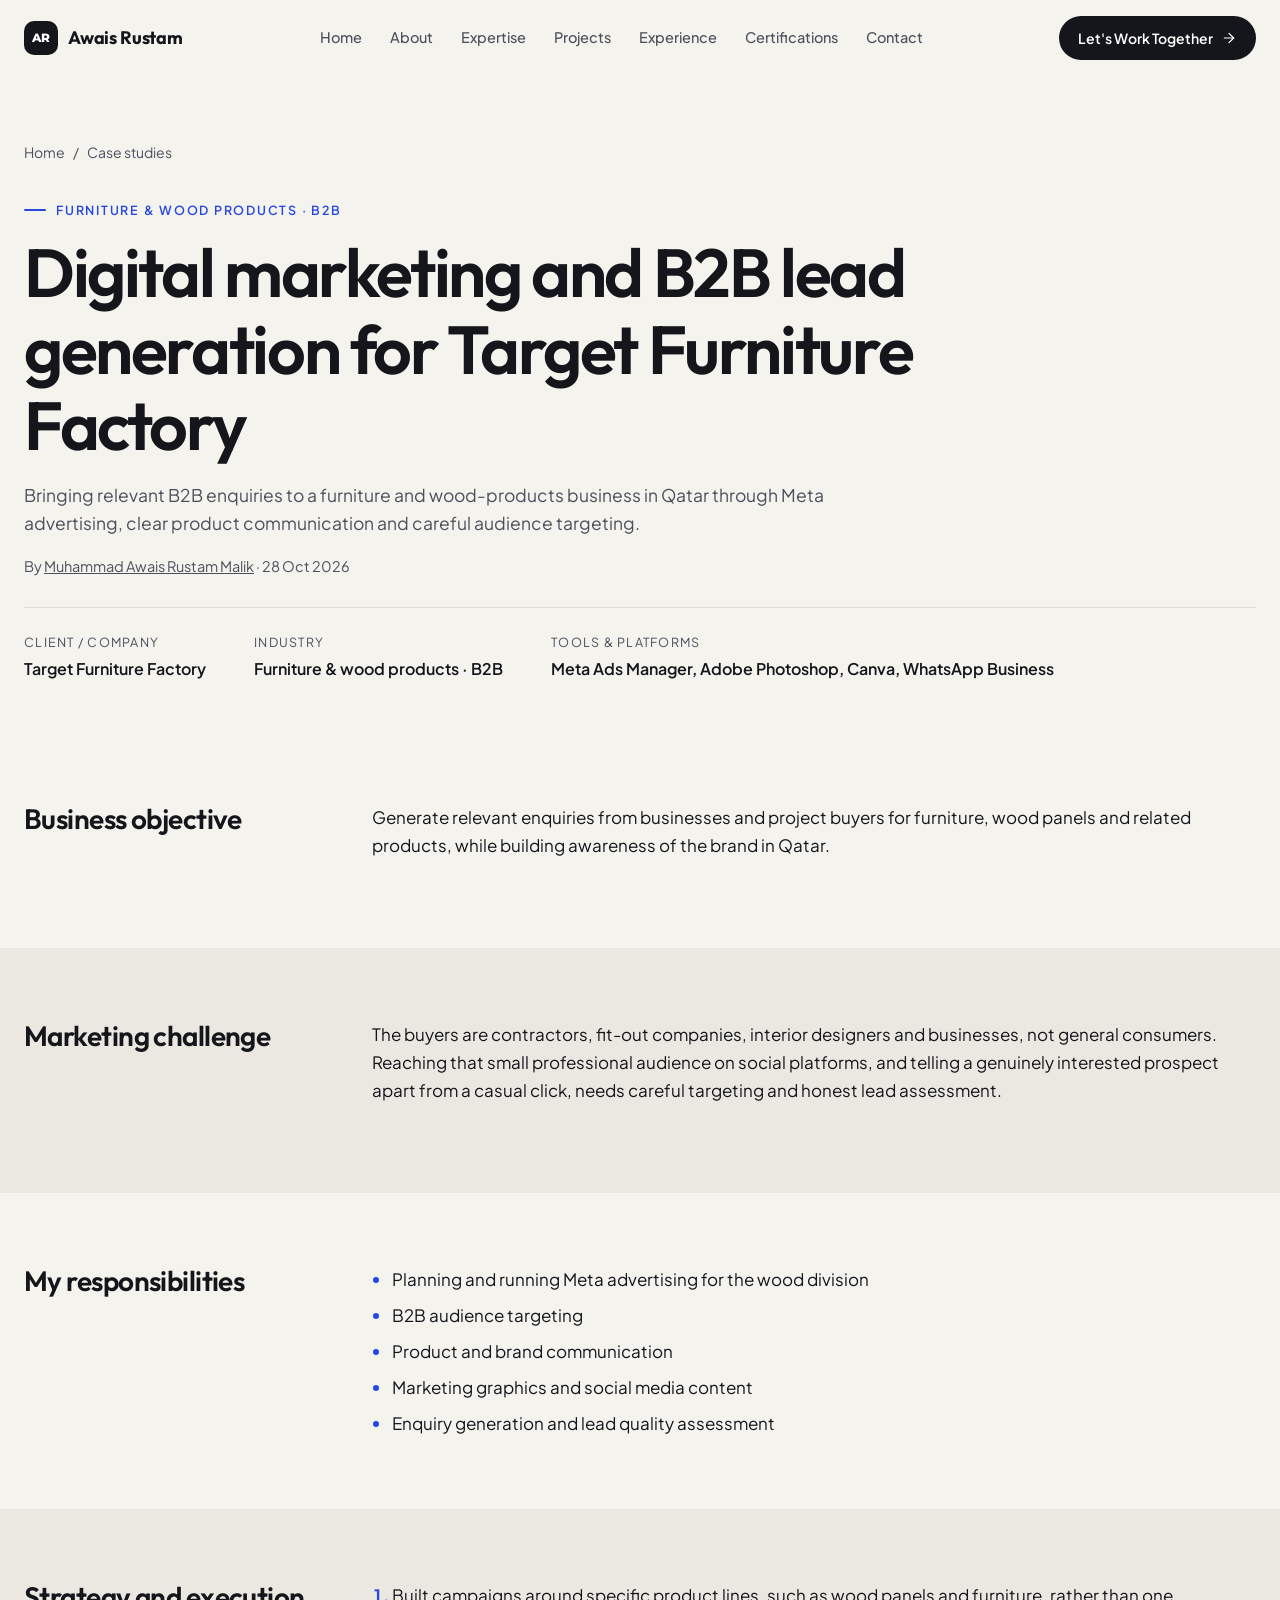
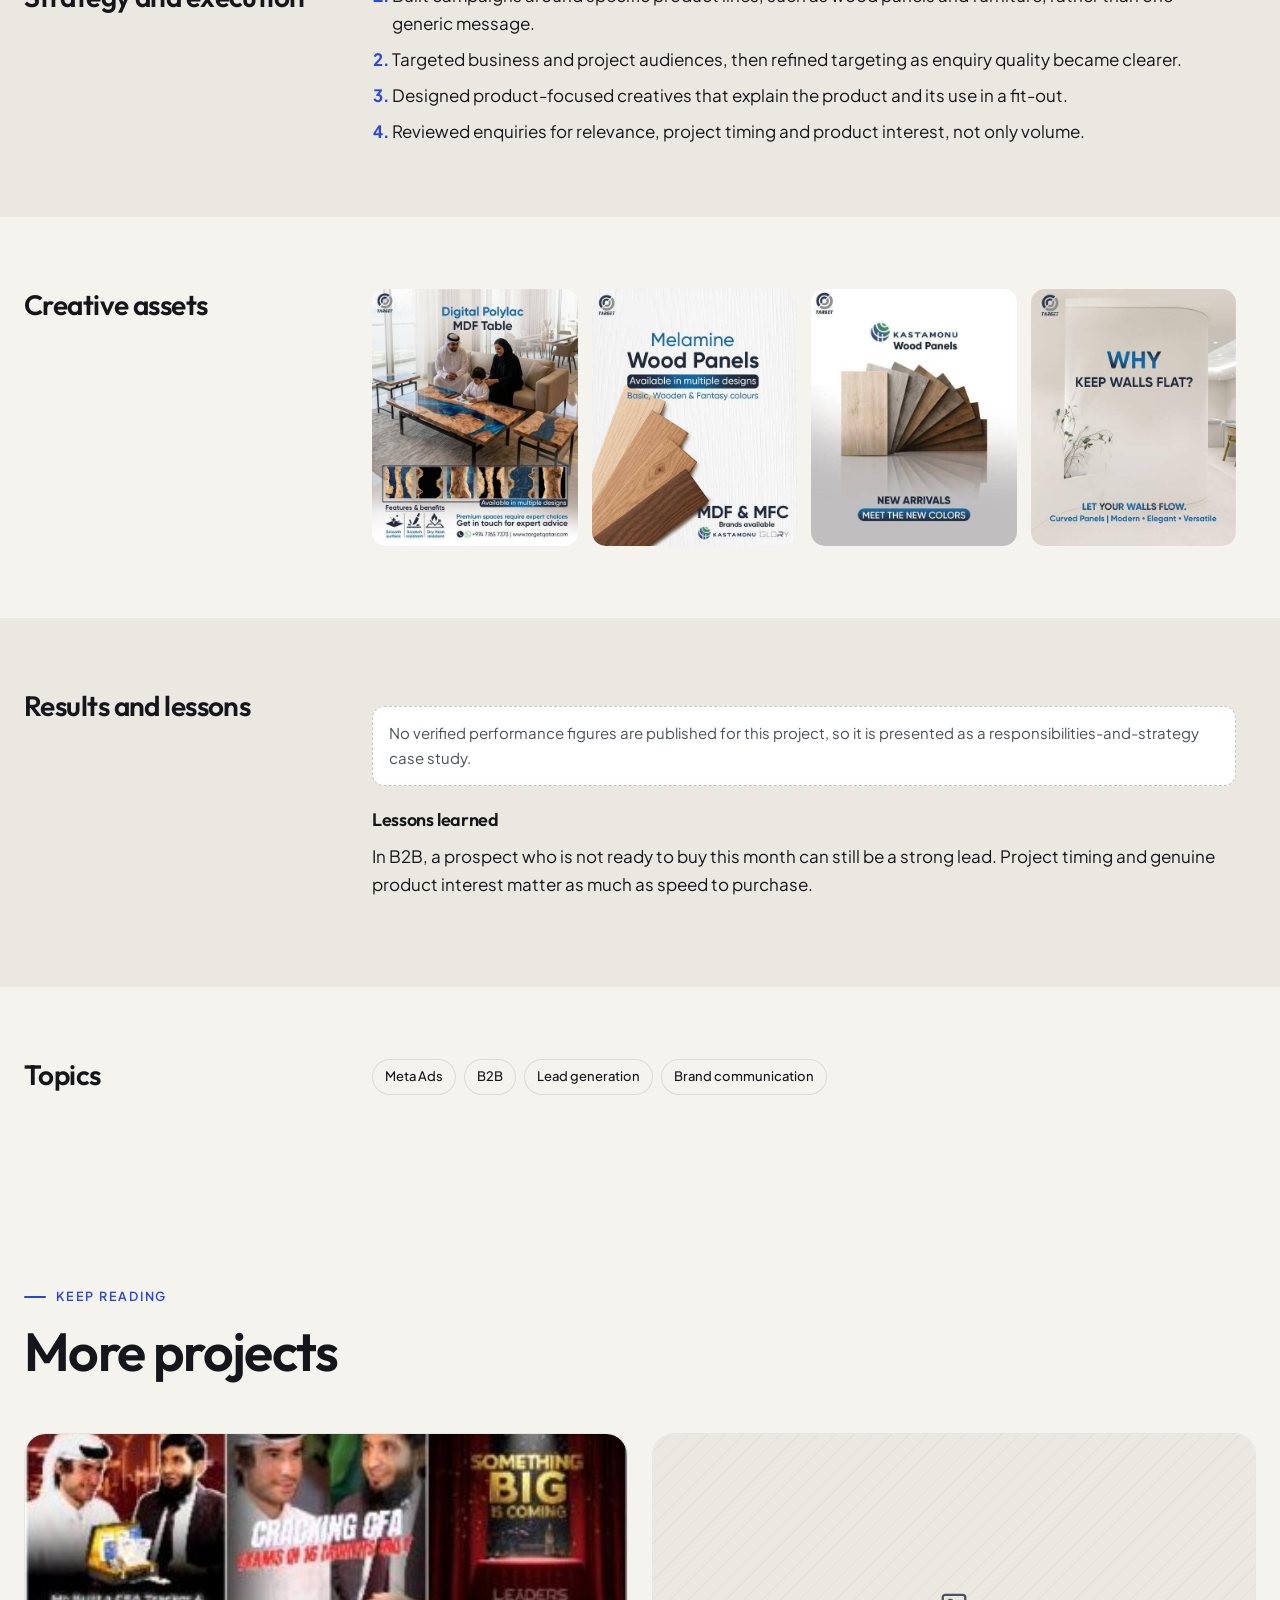
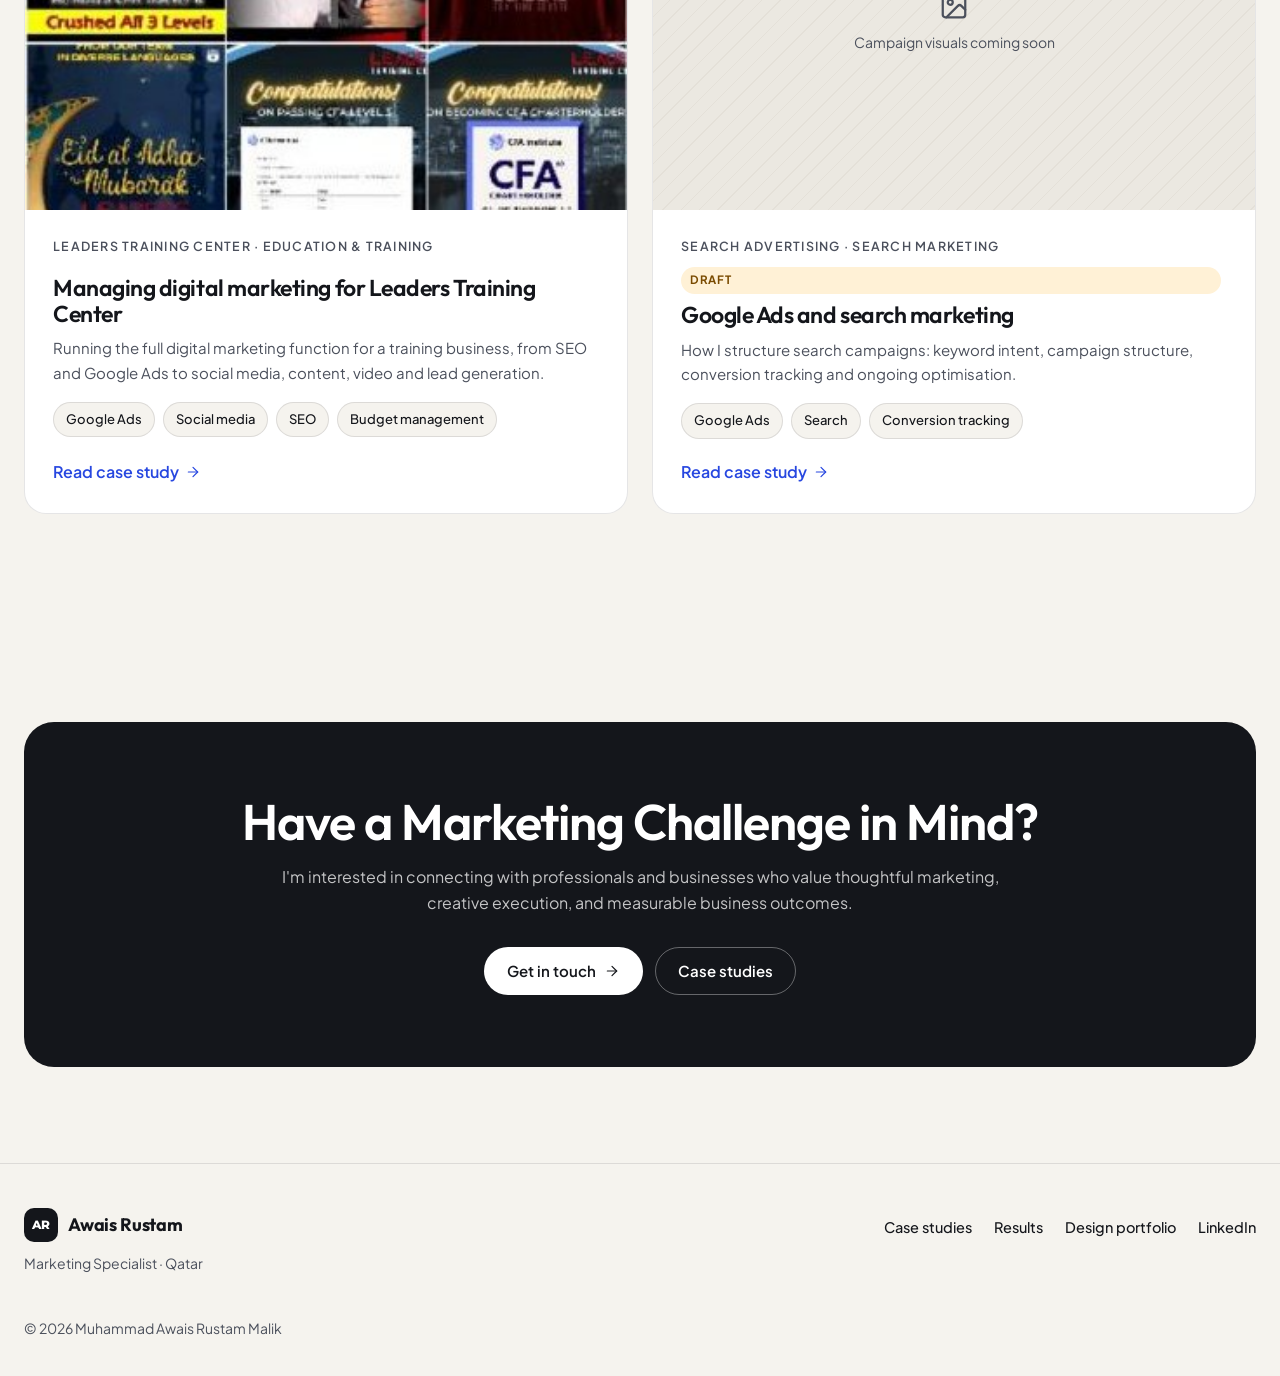
<file: case-target-furniture-factory-b2b-lead-generation.html>
<!doctype html>
<html lang="en">
<head>
<meta charset="utf-8">
<meta name="viewport" content="width=device-width, initial-scale=1, viewport-fit=cover">
<title>Digital marketing and B2B lead generation for Target Furniture Factory | Awais Rustam</title><meta name="description" content="Bringing relevant B2B enquiries to a furniture and wood-products business in Qatar through Meta advertising, clear product communication and careful audience targeting."><meta name="author" content="Muhammad Awais Rustam Malik"><meta name="robots" content="index, follow, max-image-preview:large, max-snippet:-1"><link rel="canonical" href="https://muhammadawaisrustam.github.io/case-target-furniture-factory-b2b-lead-generation.html"><meta name="theme-color" content="#F5F3EE"><meta property="og:type" content="article"><meta property="og:site_name" content="Muhammad Awais Rustam Malik"><meta property="og:locale" content="en_US"><meta property="og:title" content="Digital marketing and B2B lead generation for Target Furniture Factory | Awais Rustam"><meta property="og:description" content="Bringing relevant B2B enquiries to a furniture and wood-products business in Qatar through Meta advertising, clear product communication and careful audience targeting."><meta property="og:url" content="https://muhammadawaisrustam.github.io/case-target-furniture-factory-b2b-lead-generation.html"><meta property="og:image" content="https://muhammadawaisrustam.github.io/t07-polylac-table.jpg"><meta property="og:image:alt" content="Digital marketing and B2B lead generation for Target Furniture Factory"><meta name="twitter:card" content="summary_large_image"><meta name="twitter:title" content="Digital marketing and B2B lead generation for Target Furniture Factory | Awais Rustam"><meta name="twitter:description" content="Bringing relevant B2B enquiries to a furniture and wood-products business in Qatar through Meta advertising, clear product communication and careful audience targeting."><meta name="twitter:image" content="https://muhammadawaisrustam.github.io/t07-polylac-table.jpg"><meta name="geo.region" content="QA"><meta name="geo.placename" content="Doha"><link rel="alternate" type="text/plain" href="llms.txt" title="Plain-text summary for AI assistants"><link rel="icon" href="favicon.svg" type="image/svg+xml"><link rel="apple-touch-icon" href="og-avatar.jpg"><link rel="preconnect" href="https://fonts.googleapis.com"><link rel="preconnect" href="https://fonts.gstatic.com" crossorigin><link rel="stylesheet" href="https://fonts.googleapis.com/css2?family=Montserrat:wght@800;900&family=Outfit:wght@500;600;700&family=Plus+Jakarta+Sans:wght@400;500;600;700&display=swap"><link rel="stylesheet" href="site.css"><style>:root{--bg:#F5F3EE;--surface:#FFFFFF;--accent:#2747E0;--ink:#14161B}</style><script type="application/ld+json">{"@context":"https://schema.org","@graph":[{"@type":"Article","@id":"https://muhammadawaisrustam.github.io/case-target-furniture-factory-b2b-lead-generation.html#article","headline":"Digital marketing and B2B lead generation for Target Furniture Factory","description":"Bringing relevant B2B enquiries to a furniture and wood-products business in Qatar through Meta advertising, clear product communication and careful audience targeting.","url":"https://muhammadawaisrustam.github.io/case-target-furniture-factory-b2b-lead-generation.html","mainEntityOfPage":"https://muhammadawaisrustam.github.io/case-target-furniture-factory-b2b-lead-generation.html","datePublished":"2026-10-28","dateModified":"2026-10-28","image":"https://muhammadawaisrustam.github.io/t07-polylac-table.jpg","author":{"@id":"https://muhammadawaisrustam.github.io/#person","@type":"Person","name":"Muhammad Awais Rustam Malik","url":"https://muhammadawaisrustam.github.io/"},"publisher":{"@id":"https://muhammadawaisrustam.github.io/#person"},"about":{"@type":"Organization","name":"Target Furniture Factory"},"keywords":"Meta Ads, B2B, Lead generation, Brand communication","isPartOf":{"@id":"https://muhammadawaisrustam.github.io/#website"}},{"@type":"BreadcrumbList","itemListElement":[{"@type":"ListItem","position":1,"name":"Home","item":"https://muhammadawaisrustam.github.io/"},{"@type":"ListItem","position":2,"name":"Case studies","item":"https://muhammadawaisrustam.github.io/case-studies.html"},{"@type":"ListItem","position":3,"name":"Digital marketing and B2B lead generation for Target Furniture Factory","item":"https://muhammadawaisrustam.github.io/case-target-furniture-factory-b2b-lead-generation.html"}]}]}</script><script>document.documentElement.classList.add('js')</script><style>[hidden]{display:none!important}</style>
</head>
<body>
<a class="skip" href="#main">Skip to content</a><header class="nav" id="top"><div class="wrap nav-in"><a class="brand" href="./" aria-label="Awais Rustam, home"><span class="mark" aria-hidden="true">AR</span><span>Awais Rustam</span></a><nav class="menu" aria-label="Main"><ul><li><a href="./">Home</a></li><li><a href="./#about">About</a></li><li><a href="./#skills">Expertise</a></li><li><a href="./#projects">Projects</a></li><li><a href="./#experience">Experience</a></li><li><a href="./#credentials">Certifications</a></li><li><a href="./#contact">Contact</a></li></ul></nav><a class="btn dark nav-cta" href="./#contact">Let&#39;s Work Together<svg class="ic" viewBox="0 0 24 24" width="16" height="16" fill="none" stroke="currentColor" stroke-width="1.8" stroke-linecap="round" stroke-linejoin="round" aria-hidden="true" focusable="false"><line x1="5" y1="12" x2="19" y2="12"/><polyline points="12 5 19 12 12 19"/></svg></a><button class="burger" id="menuBtn" type="button" aria-expanded="false" aria-controls="drawer" aria-label="Open menu"><span></span><span></span></button></div><div class="drawer" id="drawer"><nav aria-label="Mobile"><ul><li><a href="./">Home</a></li><li><a href="./#about">About</a></li><li><a href="./#skills">Expertise</a></li><li><a href="./#projects">Projects</a></li><li><a href="./#experience">Experience</a></li><li><a href="./#credentials">Certifications</a></li><li><a href="./#contact">Contact</a></li></ul></nav><a class="btn dark nav-cta" href="./#contact">Let&#39;s Work Together<svg class="ic" viewBox="0 0 24 24" width="16" height="16" fill="none" stroke="currentColor" stroke-width="1.8" stroke-linecap="round" stroke-linejoin="round" aria-hidden="true" focusable="false"><line x1="5" y1="12" x2="19" y2="12"/><polyline points="12 5 19 12 12 19"/></svg></a></div></header><main id="main"><section class="page-hero cs-hero" aria-labelledby="ph-title"><div class="wrap"><nav class="crumbs" aria-label="Breadcrumb"><a href="./">Home</a><span aria-hidden="true">/</span><a href="case-studies.html">Case studies</a></nav><span class="eyebrow">Furniture &amp; wood products · B2B</span><h1 id="ph-title" class="up">Digital marketing and B2B lead generation for Target Furniture Factory</h1><p class="lede up d1">Bringing relevant B2B enquiries to a furniture and wood-products business in Qatar through Meta advertising, clear product communication and careful audience targeting.</p><p class="byline">By <a href="./#about">Muhammad Awais Rustam Malik</a> · <time datetime="2026-10-28">28 Oct 2026</time></p><dl class="cs-facts"><div><dt>Client / company</dt><dd>Target Furniture Factory</dd></div><div><dt>Industry</dt><dd>Furniture &amp; wood products · B2B</dd></div><div><dt>Tools &amp; platforms</dt><dd>Meta Ads Manager, Adobe Photoshop, Canva, WhatsApp Business</dd></div></dl></div></section><section class="band cs-sec" id="objective" aria-labelledby="objective-h"><div class="wrap cs-cols"><h2 class="rv" id="objective-h">Business objective</h2><div class="cs-text rv"><p>Generate relevant enquiries from businesses and project buyers for furniture, wood panels and related products, while building awareness of the brand in Qatar.</p></div></div></section><section class="band cs-sec alt" id="challenge" aria-labelledby="challenge-h"><div class="wrap cs-cols"><h2 class="rv" id="challenge-h">Marketing challenge</h2><div class="cs-text rv"><p>The buyers are contractors, fit-out companies, interior designers and businesses, not general consumers. Reaching that small professional audience on social platforms, and telling a genuinely interested prospect apart from a casual click, needs careful targeting and honest lead assessment.</p></div></div></section><section class="band cs-sec" id="responsibilities" aria-labelledby="responsibilities-h"><div class="wrap cs-cols"><h2 class="rv" id="responsibilities-h">My responsibilities</h2><div class="cs-text rv"><ul><li>Planning and running Meta advertising for the wood division</li><li>B2B audience targeting</li><li>Product and brand communication</li><li>Marketing graphics and social media content</li><li>Enquiry generation and lead quality assessment</li></ul></div></div></section><section class="band cs-sec alt" id="approach" aria-labelledby="approach-h"><div class="wrap cs-cols"><h2 class="rv" id="approach-h">Strategy and execution</h2><div class="cs-text rv"><ol><li>Built campaigns around specific product lines, such as wood panels and furniture, rather than one generic message.</li><li>Targeted business and project audiences, then refined targeting as enquiry quality became clearer.</li><li>Designed product-focused creatives that explain the product and its use in a fit-out.</li><li>Reviewed enquiries for relevance, project timing and product interest, not only volume.</li></ol></div></div></section><section class="band cs-sec" id="assets" aria-labelledby="assets-h"><div class="wrap cs-cols"><h2 class="rv" id="assets-h">Creative assets</h2><div class="cs-text rv"><div class="cs-gallery"><button type="button" class="cs-shot" data-lb data-cap="Digital Polylac MDF table launch"><img src="t07-polylac-table.jpg" alt="Digital Polylac MDF table launch for Target Furniture Factory" loading="lazy" decoding="async"></button><button type="button" class="cs-shot" data-lb data-cap="Melamine wood panels post"><img src="t03-melamine-wood-panels.jpg" alt="Melamine wood panels post for Target Trading &amp; Contracting" loading="lazy" decoding="async"></button><button type="button" class="cs-shot" data-lb data-cap="Kastamonu panels new arrivals"><img src="t09-kastamonu-panels.jpg" alt="Kastamonu panels new arrivals for Target Trading &amp; Contracting" loading="lazy" decoding="async"></button><button type="button" class="cs-shot" data-lb data-cap="Curved wall panels campaign"><img src="t06-curved-panels.jpg" alt="Curved wall panels campaign for Target Trading &amp; Contracting" loading="lazy" decoding="async"></button></div></div></div></section><section class="band cs-sec alt" id="results" aria-labelledby="results-h"><div class="wrap cs-cols"><h2 class="rv" id="results-h">Results and lessons</h2><div class="cs-text rv"><p class="note">No verified performance figures are published for this project, so it is presented as a responsibilities-and-strategy case study.</p><h3 class="res-h">Lessons learned</h3><p>In B2B, a prospect who is not ready to buy this month can still be a strong lead. Project timing and genuine product interest matter as much as speed to purchase.</p></div></div></section><section class="band cs-sec" id="links" aria-labelledby="links-h"><div class="wrap cs-cols"><h2 class="rv" id="links-h">Topics</h2><div class="cs-text rv"><ul class="tags"><li>Meta Ads</li><li>B2B</li><li>Lead generation</li><li>Brand communication</li></ul></div></div></section><section class="band"><div class="wrap"><div class="sec-head rv"><span class="eyebrow">Keep reading</span><h2>More projects</h2></div><div class="pj-grid two"><article class="pj rv"><a href="case-leaders-training-center-digital-marketing.html" class="pj-link"><div class="pj-img"><img loading="lazy" decoding="async" src="tc-leaders-training-instagram.jpg" alt=""></div><div class="pj-body"><span class="k">Leaders Training Center · Education &amp; training</span><h3>Managing digital marketing for Leaders Training Center</h3><p>Running the full digital marketing function for a training business, from SEO and Google Ads to social media, content, video and lead generation.</p><ul class="tags"><li>Google Ads</li><li>Social media</li><li>SEO</li><li>Budget management</li></ul><span class="more">Read case study<svg class="ic" viewBox="0 0 24 24" width="16" height="16" fill="none" stroke="currentColor" stroke-width="1.8" stroke-linecap="round" stroke-linejoin="round" aria-hidden="true" focusable="false"><line x1="5" y1="12" x2="19" y2="12"/><polyline points="12 5 19 12 12 19"/></svg></span></div></a></article><article class="pj rv"><a href="case-google-ads-search-marketing.html" class="pj-link"><div class="pj-img empty" aria-hidden="true"><svg class="ic" viewBox="0 0 24 24" width="30" height="30" fill="none" stroke="currentColor" stroke-width="1.8" stroke-linecap="round" stroke-linejoin="round" aria-hidden="true" focusable="false"><rect x="3" y="3" width="18" height="18" rx="2"/><circle cx="9" cy="9" r="2"/><path d="M21 15l-3.1-3.1a2 2 0 0 0-2.8 0L6 21"/></svg><span>Campaign visuals coming soon</span></div><div class="pj-body"><span class="k">Search advertising · Search marketing</span><span class="badge draft">Draft</span><h3>Google Ads and search marketing</h3><p>How I structure search campaigns: keyword intent, campaign structure, conversion tracking and ongoing optimisation.</p><ul class="tags"><li>Google Ads</li><li>Search</li><li>Conversion tracking</li></ul><span class="more">Read case study<svg class="ic" viewBox="0 0 24 24" width="16" height="16" fill="none" stroke="currentColor" stroke-width="1.8" stroke-linecap="round" stroke-linejoin="round" aria-hidden="true" focusable="false"><line x1="5" y1="12" x2="19" y2="12"/><polyline points="12 5 19 12 12 19"/></svg></span></div></a></article></div></div></section><section class="band cta-band"><div class="wrap cta-in rv"><h2>Have a Marketing Challenge in Mind?</h2><p>I&#39;m interested in connecting with professionals and businesses who value thoughtful marketing, creative execution, and measurable business outcomes.</p><div class="cta-row"><a class="btn dark" href="./#contact">Get in touch<svg class="ic" viewBox="0 0 24 24" width="16" height="16" fill="none" stroke="currentColor" stroke-width="1.8" stroke-linecap="round" stroke-linejoin="round" aria-hidden="true" focusable="false"><line x1="5" y1="12" x2="19" y2="12"/><polyline points="12 5 19 12 12 19"/></svg></a><a class="btn line" href="case-studies.html">Case studies</a></div></div></section></main><footer class="foot"><div class="wrap foot-in"><div><a class="brand" href="./"><span class="mark" aria-hidden="true">AR</span><span>Awais Rustam</span></a><p>Marketing Specialist · Qatar</p></div><nav aria-label="Footer"><ul><li><a href="case-studies.html">Case studies</a></li><li><a href="results.html">Results</a></li><li><a href="designs.html">Design portfolio</a></li><li><a href="https://www.linkedin.com/in/muhammad-awais-rustam-malik-4251a7258/" target="_blank" rel="noopener">LinkedIn</a></li></ul></nav><p class="copy">© <span id="yr">2026</span> Muhammad Awais Rustam Malik</p></div></footer><button class="totop" id="toTop" type="button" aria-label="Back to top"><svg class="ic" viewBox="0 0 24 24" width="18" height="18" fill="none" stroke="currentColor" stroke-width="1.8" stroke-linecap="round" stroke-linejoin="round" aria-hidden="true" focusable="false"><line x1="12" y1="19" x2="12" y2="5"/><polyline points="5 12 12 5 19 12"/></svg></button><div class="lightbox" id="lb" hidden role="dialog" aria-modal="true" aria-label="Image preview"><button class="lb-btn lb-close" id="lbClose" type="button" aria-label="Close">✕</button><button class="lb-btn lb-prev" id="lbPrev" type="button" aria-label="Previous image">←</button><div class="lb-stage" id="lbStage"><img id="lbImg" alt="" draggable="false"></div><p id="lbCap"></p><div class="lb-zoom"><button class="lb-btn" id="lbOut" type="button" aria-label="Zoom out">−</button><span id="lbPct">100%</span><button class="lb-btn" id="lbIn" type="button" aria-label="Zoom in">+</button></div><button class="lb-btn lb-next" id="lbNext" type="button" aria-label="Next image">→</button></div><script>(function(){var still=matchMedia('(prefers-reduced-motion: reduce)').matches,d=document;var nav=d.querySelector('.nav'),mb=d.getElementById('menuBtn');function menu(o){nav.classList.toggle('open',o);mb.setAttribute('aria-expanded',o);mb.setAttribute('aria-label',o?'Close menu':'Open menu');d.body.classList.toggle('menu-open',o)}if(mb){mb.addEventListener('click',function(){menu(!nav.classList.contains('open'))});d.querySelectorAll('#drawer a').forEach(function(x){x.addEventListener('click',function(){menu(false)})});d.addEventListener('keydown',function(ev){if(ev.key==='Escape'&&nav.classList.contains('open')){menu(false);mb.focus()}});addEventListener('resize',function(){if(innerWidth>1080)menu(false)})}var y=d.getElementById('yr');if(y)y.textContent=new Date().getFullYear();var tt=d.getElementById('toTop'),hero=d.querySelector('.hero'),tk=0;function onScroll(){tk=0;var s=scrollY;nav.classList.toggle('scrolled',s>8);if(tt)tt.classList.toggle('show',s>700);if(hero&&!still){var h=hero.offsetHeight||1;hero.style.setProperty('--hp',Math.min(1,s/h).toFixed(3))}}addEventListener('scroll',function(){if(!tk)tk=requestAnimationFrame(onScroll)},{passive:true});onScroll();if(tt)tt.addEventListener('click',function(){scrollTo({top:0,behavior:still?'auto':'smooth'});var t=d.querySelector('.brand');if(t)t.focus({preventScroll:true})});if('IntersectionObserver' in window){var links={};d.querySelectorAll('.menu a').forEach(function(x){var h=x.getAttribute('href');if(h&&h.charAt(0)==='#'&&h.length>1)links[h.slice(1)]=x});var io=new IntersectionObserver(function(es){es.forEach(function(en){if(en.isIntersecting&&links[en.target.id]){Object.keys(links).forEach(function(k){links[k].classList.remove('on')});links[en.target.id].classList.add('on')}})},{rootMargin:'-45% 0px -50% 0px'});Object.keys(links).forEach(function(id){var s=d.getElementById(id);if(s)io.observe(s)})}var rv=[].slice.call(d.querySelectorAll('.rv'));if(!still&&'IntersectionObserver' in window){var ro=new IntersectionObserver(function(es){es.forEach(function(en){if(en.isIntersecting){en.target.classList.add('in');ro.unobserve(en.target)}})},{rootMargin:'0px 0px -8% 0px'});rv.forEach(function(x){ro.observe(x)})}else rv.forEach(function(x){x.classList.add('in')});d.querySelectorAll('[data-copy]').forEach(function(btn){var lab=btn.textContent;btn.addEventListener('click',function(){var el=d.getElementById(btn.dataset.copy),t=el.textContent.trim();function sel(){var r=d.createRange();r.selectNodeContents(el);var s=getSelection();s.removeAllRanges();s.addRange(r);btn.textContent='Selected, press Ctrl+C'}try{navigator.clipboard.writeText(t).then(function(){btn.textContent='Copied'},sel)}catch(x){sel()}setTimeout(function(){btn.textContent=lab},2000)})});var tiles=[].slice.call(d.querySelectorAll('[data-lb]')),cur=0,lb=d.getElementById('lb'),opener=null;if(lb&&tiles.length){var li=d.getElementById('lbImg'),lc=d.getElementById('lbCap'),st=d.getElementById('lbStage'),pc=d.getElementById('lbPct'),z=1,px=0,py=0;function apply(){li.style.transform='translate('+px+'px,'+py+'px) scale('+z+')';pc.textContent=Math.round(z*100)+'%';st.classList.toggle('zoomed',z>1)}function zoom(n){z=Math.max(1,Math.min(4,n));if(z===1){px=py=0}apply()}function show(){var t=tiles[cur],im=t.querySelector('img');li.src=t.getAttribute('data-full')||im.getAttribute('src');li.alt=im.alt;lc.textContent=t.getAttribute('data-cap')||im.alt;zoom(1)}tiles.forEach(function(t,i){t.addEventListener('click',function(){opener=t;cur=i;show();lb.hidden=false;d.body.classList.add('menu-open');d.getElementById('lbClose').focus()})});function close(){lb.hidden=true;d.body.classList.remove('menu-open');if(opener)opener.focus()}function step(n){cur=(cur+n+tiles.length)%tiles.length;show()}d.getElementById('lbClose').onclick=close;d.getElementById('lbPrev').onclick=function(){step(-1)};d.getElementById('lbNext').onclick=function(){step(1)};d.getElementById('lbIn').onclick=function(){zoom(z*1.5)};d.getElementById('lbOut').onclick=function(){zoom(z/1.5)};st.addEventListener('dblclick',function(){zoom(z>1?1:2.2)});st.addEventListener('wheel',function(ev){ev.preventDefault();zoom(z*(ev.deltaY<0?1.15:1/1.15))},{passive:false});var pd=false,ox=0,oy=0;st.addEventListener('pointerdown',function(ev){if(z===1)return;pd=true;ox=ev.clientX-px;oy=ev.clientY-py;st.setPointerCapture(ev.pointerId)});st.addEventListener('pointermove',function(ev){if(!pd)return;px=ev.clientX-ox;py=ev.clientY-oy;apply()});st.addEventListener('pointerup',function(){pd=false});lb.addEventListener('click',function(ev){if(ev.target===lb)close()});d.addEventListener('keydown',function(ev){if(lb.hidden)return;if(ev.key==='Escape')close();if(ev.key==='ArrowRight')step(1);if(ev.key==='ArrowLeft')step(-1);if(ev.key==='+'||ev.key==='=')zoom(z*1.5);if(ev.key==='-')zoom(z/1.5);if(ev.key==='Tab'){var f=[].slice.call(lb.querySelectorAll('button')),i=f.indexOf(d.activeElement);if(ev.shiftKey&&i<=0){ev.preventDefault();f[f.length-1].focus()}else if(!ev.shiftKey&&i===f.length-1){ev.preventDefault();f[0].focus()}}})}var fm=d.getElementById('cform');if(fm){var stx=d.getElementById('cstatus'),btn=fm.querySelector('[type=submit]'),ep=fm.getAttribute('data-endpoint'),to=fm.getAttribute('data-email');function err(n,m){var f=fm.elements[n],o=d.getElementById(n+'-err');f.setAttribute('aria-invalid',m?'true':'false');o.textContent=m||''}function check(){var v=function(n){return (fm.elements[n].value||'').trim()},bad=[];err('name',v('name').length<2?'Please enter your full name.':'');if(v('name').length<2)bad.push('name');var em=v('email');err('email',!em?'Please enter your email address.':(!/^[^\s@]+@[^\s@]+\.[^\s@]{2,}$/.test(em)?'Please enter a valid email address, like name@company.com.':''));if(!/^[^\s@]+@[^\s@]+\.[^\s@]{2,}$/.test(em))bad.push('email');err('type',!v('type')?'Please choose an enquiry type.':'');if(!v('type'))bad.push('type');err('message',v('message').length<10?'Please write a message of at least 10 characters.':'');if(v('message').length<10)bad.push('message');return bad}['name','email','type','message'].forEach(function(n){['input','change'].forEach(function(t){fm.elements[n].addEventListener(t,function(){if(fm.classList.contains('tried'))check()})})});function say(cls,html){stx.className='form-status '+cls;stx.innerHTML=html}fm.addEventListener('submit',function(ev){ev.preventDefault();fm.classList.add('tried');var bad=check();if(bad.length){say('err','Please fix the highlighted fields.');fm.elements[bad[0]].focus();return}if(fm.elements._gotcha&&fm.elements._gotcha.value)return;var v=function(n){return (fm.elements[n].value||'').trim()};if(!ep){var body='Name: '+v('name')+'\nEmail: '+v('email')+(v('company')?'\nCompany: '+v('company'):'')+'\nEnquiry type: '+v('type')+'\n\n'+v('message');location.href='mailto:'+to+'?subject='+encodeURIComponent(v('type')+' – '+v('name'))+'&body='+encodeURIComponent(body);say('info','Your email app should now open with this message ready. <strong>It has not been sent yet:</strong> press Send in your email app. If nothing opened, email <a href="mailto:'+to+'">'+to+'</a> directly.');return}btn.disabled=true;fm.setAttribute('aria-busy','true');var lab=btn.innerHTML;btn.textContent='Sending…';say('info','Sending your message…');fetch(ep,{method:'POST',body:new FormData(fm),headers:{Accept:'application/json'}}).then(function(r){if(!r.ok)throw 0;fm.reset();fm.classList.remove('tried');say('ok','Thank you. Your message has been sent, and I will reply by email.')}).catch(function(){say('err','Sorry, your message could not be sent. Please try again, or email <a href="mailto:'+to+'">'+to+'</a> directly.')}).then(function(){btn.disabled=false;fm.removeAttribute('aria-busy');btn.innerHTML=lab;stx.focus()})})}})();</script><script type="module" src="motion.js"></script>
</body>
</html>
</file>
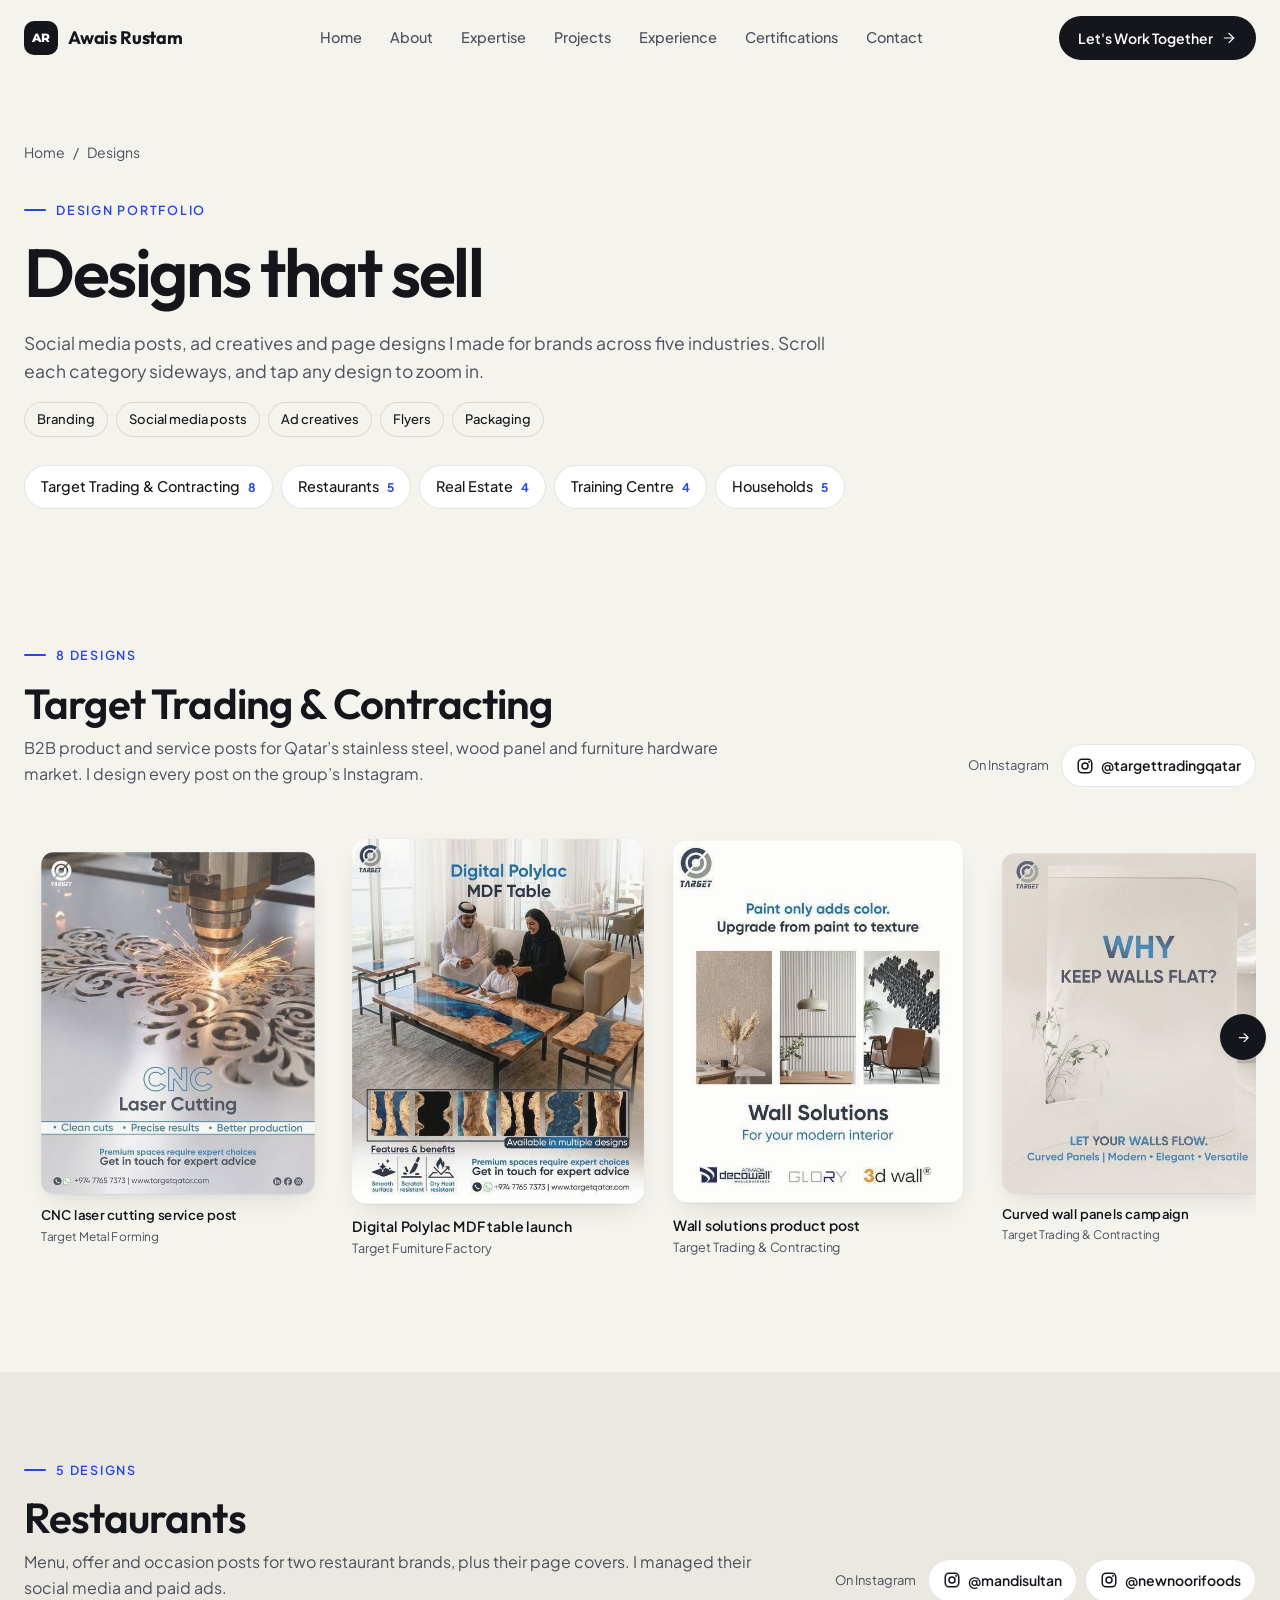
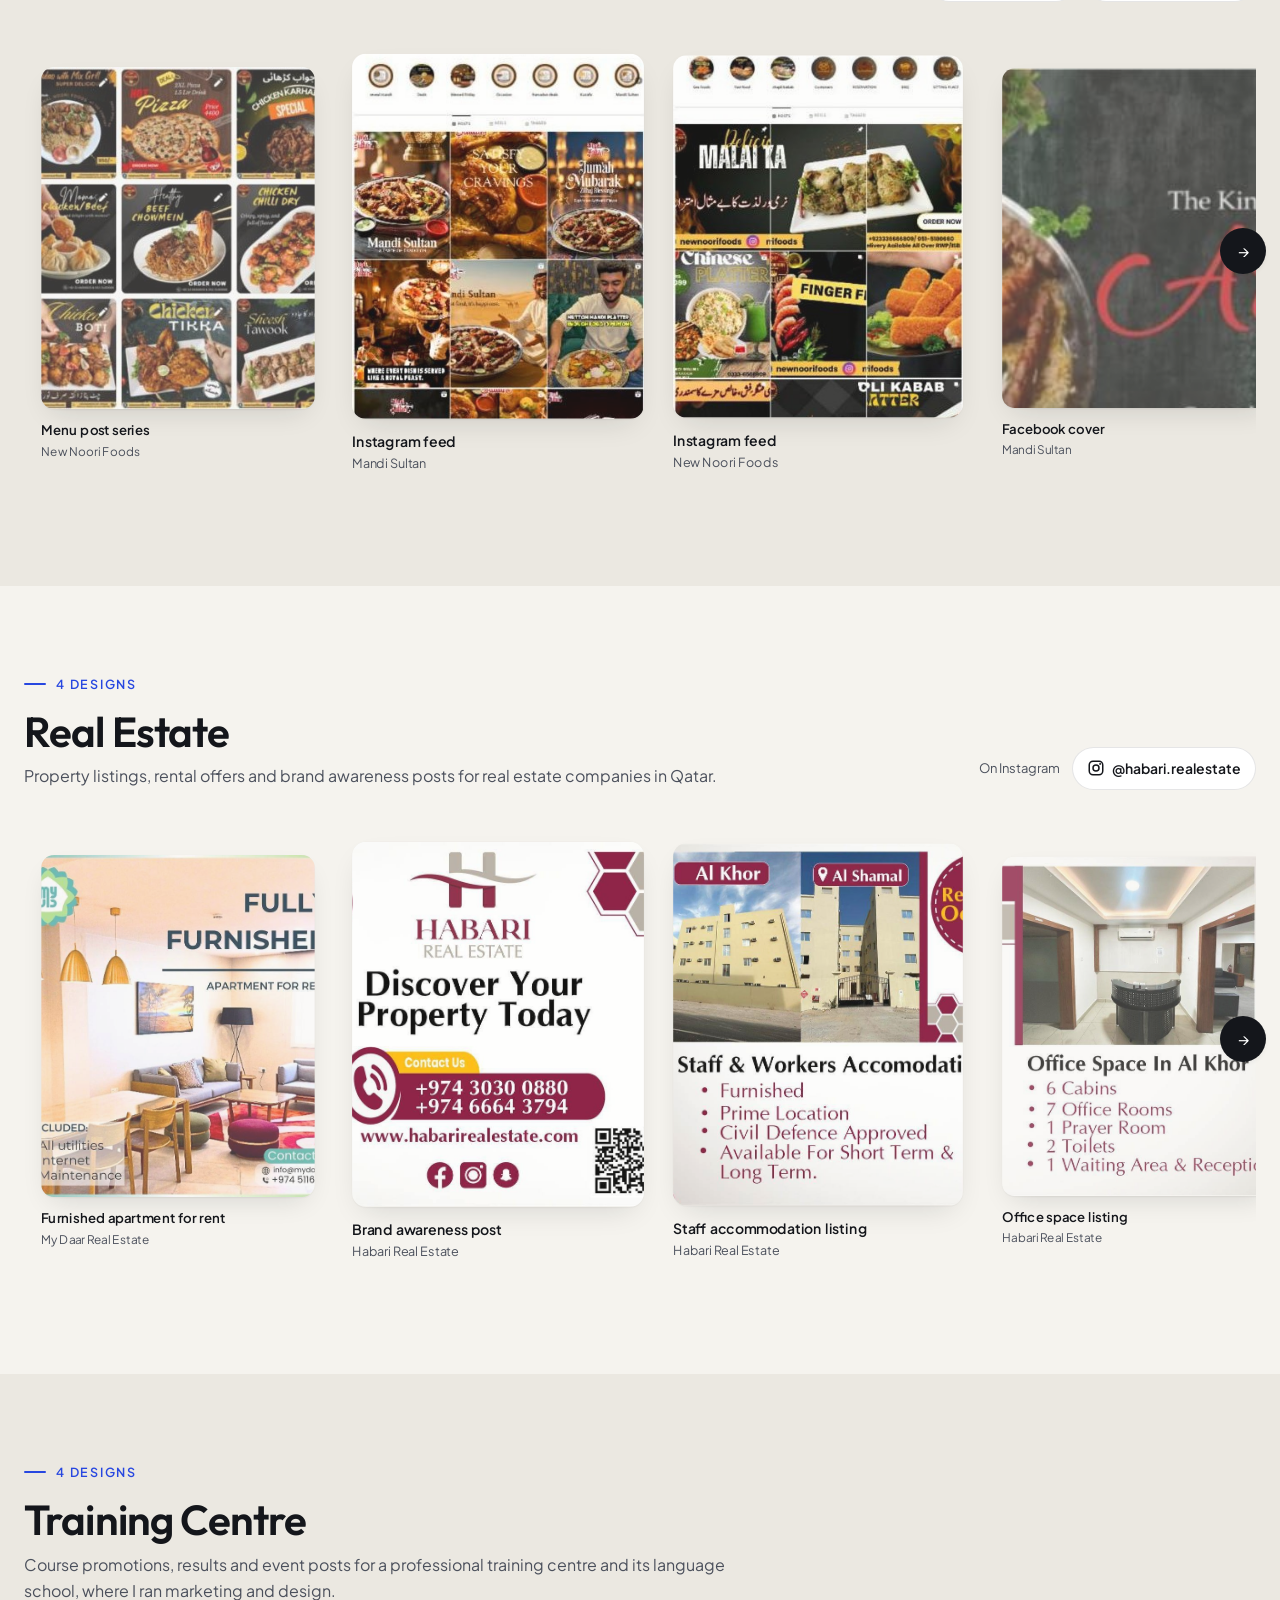
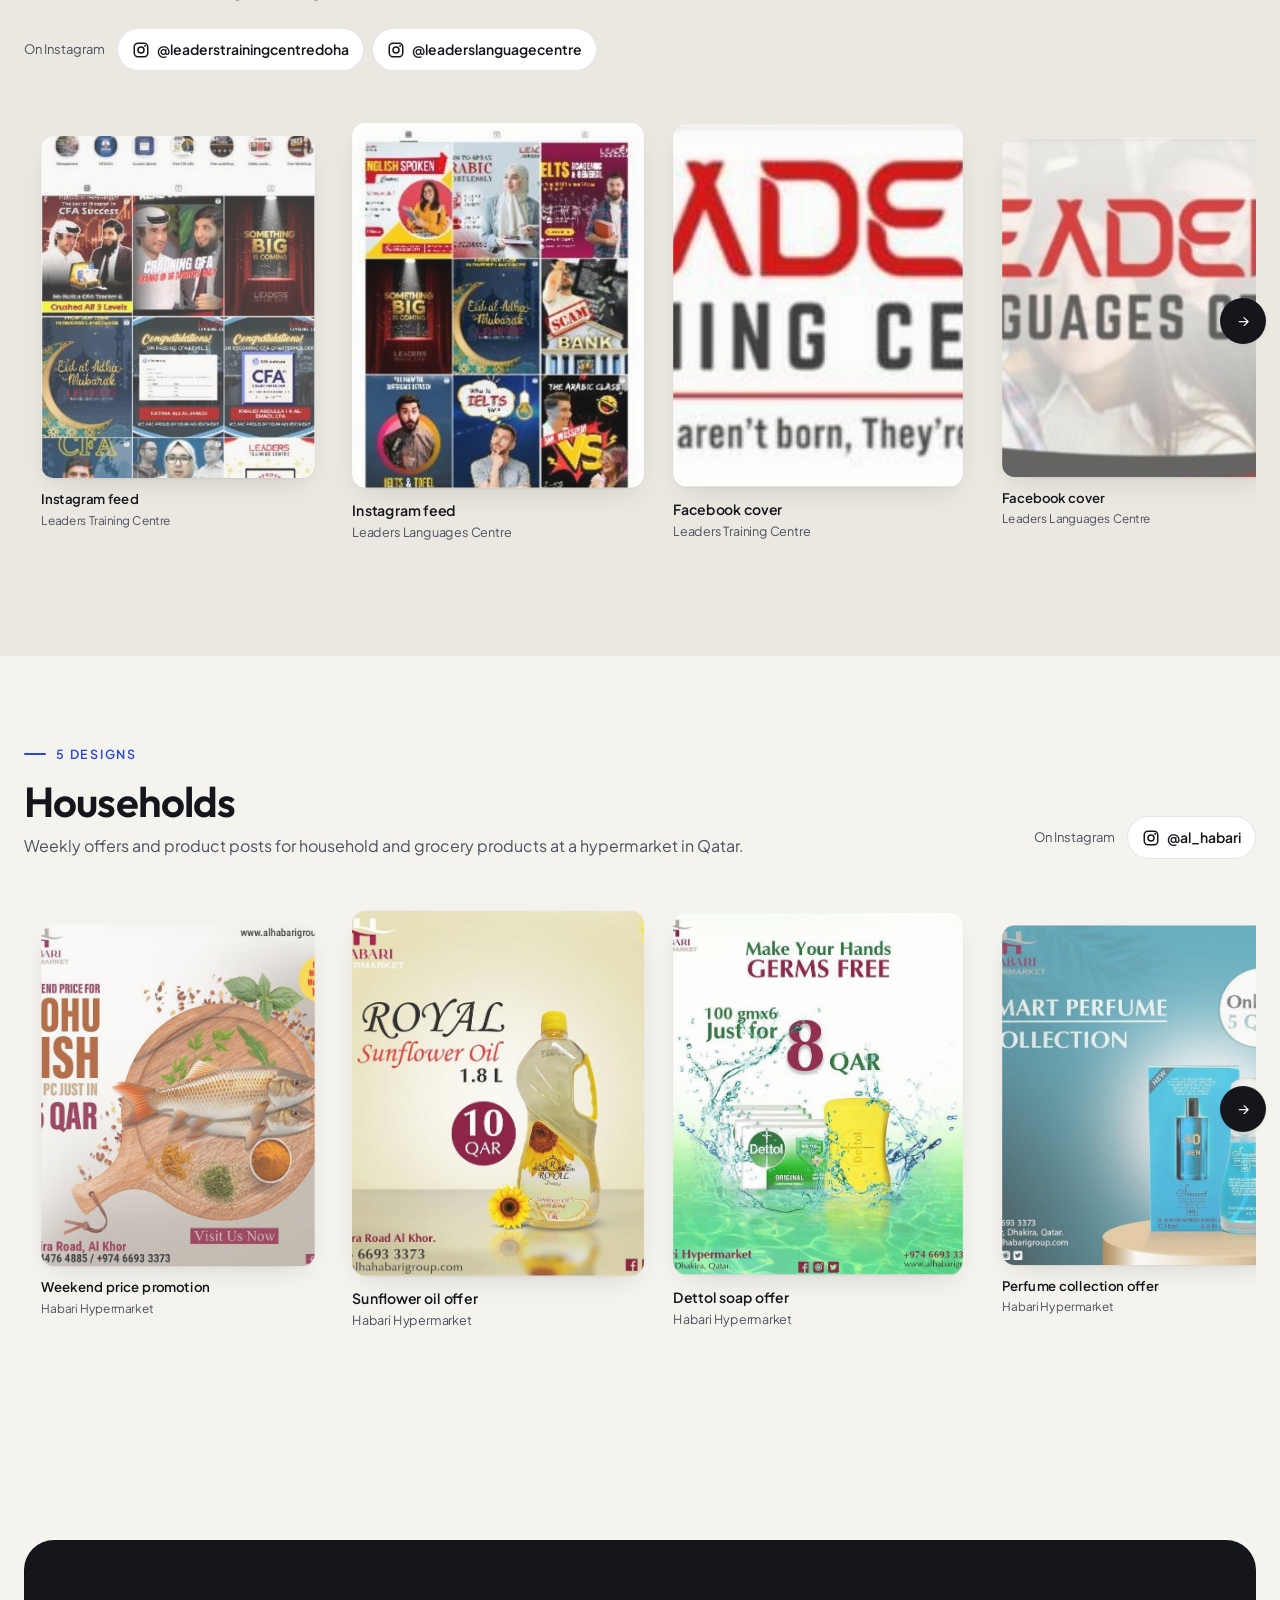
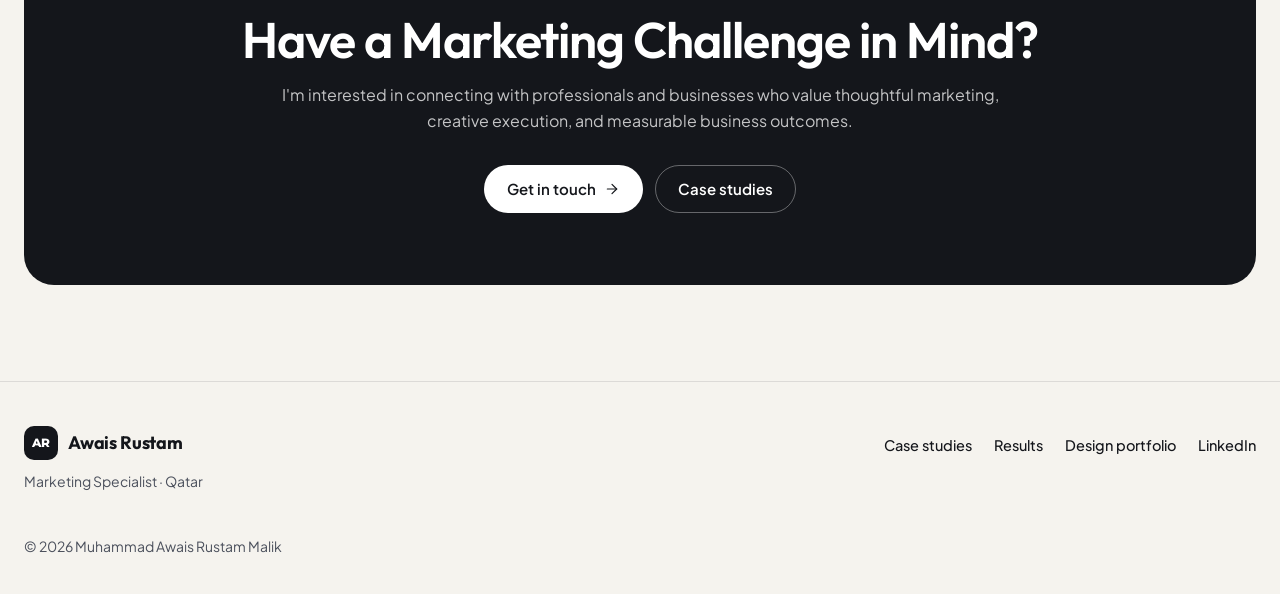
<file: designs.html>
<!doctype html>
<html lang="en">
<head>
<meta charset="utf-8">
<meta name="viewport" content="width=device-width, initial-scale=1, viewport-fit=cover">
<title>Graphic Design Portfolio | Muhammad Awais Rustam</title><meta name="description" content="Social media and ad designs by Muhammad Awais Rustam for restaurants, real estate, training centres, household brands and Target Group in Qatar."><meta name="author" content="Muhammad Awais Rustam Malik"><meta name="robots" content="index, follow, max-image-preview:large, max-snippet:-1"><link rel="canonical" href="https://muhammadawaisrustam.github.io/designs.html"><meta name="theme-color" content="#F5F3EE"><meta property="og:type" content="website"><meta property="og:site_name" content="Muhammad Awais Rustam Malik"><meta property="og:locale" content="en_US"><meta property="og:title" content="Graphic Design Portfolio | Muhammad Awais Rustam"><meta property="og:description" content="Social media and ad designs by Muhammad Awais Rustam for restaurants, real estate, training centres, household brands and Target Group in Qatar."><meta property="og:url" content="https://muhammadawaisrustam.github.io/designs.html"><meta property="og:image" content="https://muhammadawaisrustam.github.io/og-avatar.jpg"><meta property="og:image:alt" content="Muhammad Awais Rustam Malik, Marketing Specialist in Qatar, in a navy suit"><meta name="twitter:card" content="summary_large_image"><meta name="twitter:title" content="Graphic Design Portfolio | Muhammad Awais Rustam"><meta name="twitter:description" content="Social media and ad designs by Muhammad Awais Rustam for restaurants, real estate, training centres, household brands and Target Group in Qatar."><meta name="twitter:image" content="https://muhammadawaisrustam.github.io/og-avatar.jpg"><meta name="geo.region" content="QA"><meta name="geo.placename" content="Doha"><link rel="alternate" type="text/plain" href="llms.txt" title="Plain-text summary for AI assistants"><link rel="icon" href="favicon.svg" type="image/svg+xml"><link rel="apple-touch-icon" href="og-avatar.jpg"><link rel="preconnect" href="https://fonts.googleapis.com"><link rel="preconnect" href="https://fonts.gstatic.com" crossorigin><link rel="stylesheet" href="https://fonts.googleapis.com/css2?family=Montserrat:wght@800;900&family=Outfit:wght@500;600;700&family=Plus+Jakarta+Sans:wght@400;500;600;700&display=swap"><link rel="stylesheet" href="site.css"><style>:root{--bg:#F5F3EE;--surface:#FFFFFF;--accent:#2747E0;--ink:#14161B}</style><script type="application/ld+json">{"@context":"https://schema.org","@graph":[{"@type":"CollectionPage","@id":"https://muhammadawaisrustam.github.io/designs.html","url":"https://muhammadawaisrustam.github.io/designs.html","name":"Graphic Design Portfolio | Muhammad Awais Rustam","description":"Social media and ad designs by Muhammad Awais Rustam for restaurants, real estate, training centres, household brands and Target Group in Qatar.","isPartOf":{"@id":"https://muhammadawaisrustam.github.io/#website"},"about":{"@id":"https://muhammadawaisrustam.github.io/#person"},"author":{"@id":"https://muhammadawaisrustam.github.io/#person"},"hasPart":[{"@type":"ImageObject","contentUrl":"https://muhammadawaisrustam.github.io/t05-cnc-laser-cutting.jpg","name":"CNC laser cutting service post for Target Metal Forming","creator":{"@id":"https://muhammadawaisrustam.github.io/#person"}},{"@type":"ImageObject","contentUrl":"https://muhammadawaisrustam.github.io/t07-polylac-table.jpg","name":"Digital Polylac MDF table launch for Target Furniture Factory","creator":{"@id":"https://muhammadawaisrustam.github.io/#person"}},{"@type":"ImageObject","contentUrl":"https://muhammadawaisrustam.github.io/t02-wall-solutions.jpg","name":"Wall solutions product post for Target Trading & Contracting","creator":{"@id":"https://muhammadawaisrustam.github.io/#person"}},{"@type":"ImageObject","contentUrl":"https://muhammadawaisrustam.github.io/t06-curved-panels.jpg","name":"Curved wall panels campaign for Target Trading & Contracting","creator":{"@id":"https://muhammadawaisrustam.github.io/#person"}},{"@type":"ImageObject","contentUrl":"https://muhammadawaisrustam.github.io/t03-melamine-wood-panels.jpg","name":"Melamine wood panels post for Target Trading & Contracting","creator":{"@id":"https://muhammadawaisrustam.github.io/#person"}},{"@type":"ImageObject","contentUrl":"https://muhammadawaisrustam.github.io/t09-kastamonu-panels.jpg","name":"Kastamonu panels new arrivals for Target Trading & Contracting","creator":{"@id":"https://muhammadawaisrustam.github.io/#person"}},{"@type":"ImageObject","contentUrl":"https://muhammadawaisrustam.github.io/t01-hettich-accessories.jpg","name":"Hettich accessories post for Target Trading & Contracting","creator":{"@id":"https://muhammadawaisrustam.github.io/#person"}},{"@type":"ImageObject","contentUrl":"https://muhammadawaisrustam.github.io/t08-emaks-handles.jpg","name":"EMAKS furniture handles post for Target Trading & Contracting","creator":{"@id":"https://muhammadawaisrustam.github.io/#person"}},{"@type":"ImageObject","contentUrl":"https://muhammadawaisrustam.github.io/rs-new-noori-foods-posts.jpg","name":"Menu post series for New Noori Foods","creator":{"@id":"https://muhammadawaisrustam.github.io/#person"}},{"@type":"ImageObject","contentUrl":"https://muhammadawaisrustam.github.io/rs-mandi-sultan-instagram.jpg","name":"Instagram feed for Mandi Sultan","creator":{"@id":"https://muhammadawaisrustam.github.io/#person"}},{"@type":"ImageObject","contentUrl":"https://muhammadawaisrustam.github.io/rs-new-noori-foods-instagram.jpg","name":"Instagram feed for New Noori Foods","creator":{"@id":"https://muhammadawaisrustam.github.io/#person"}},{"@type":"ImageObject","contentUrl":"https://muhammadawaisrustam.github.io/rs-mandi-sultan-cover.jpg","name":"Facebook cover for Mandi Sultan","creator":{"@id":"https://muhammadawaisrustam.github.io/#person"}},{"@type":"ImageObject","contentUrl":"https://muhammadawaisrustam.github.io/rs-new-noori-foods-cover.jpg","name":"Facebook cover for New Noori Foods","creator":{"@id":"https://muhammadawaisrustam.github.io/#person"}},{"@type":"ImageObject","contentUrl":"https://muhammadawaisrustam.github.io/08-mydaar-apartment.jpg","name":"Furnished apartment for rent for My Daar Real Estate","creator":{"@id":"https://muhammadawaisrustam.github.io/#person"}},{"@type":"ImageObject","contentUrl":"https://muhammadawaisrustam.github.io/07-habari-realestate.jpg","name":"Brand awareness post for Habari Real Estate","creator":{"@id":"https://muhammadawaisrustam.github.io/#person"}},{"@type":"ImageObject","contentUrl":"https://muhammadawaisrustam.github.io/10-habari-accommodation.jpg","name":"Staff accommodation listing for Habari Real Estate","creator":{"@id":"https://muhammadawaisrustam.github.io/#person"}},{"@type":"ImageObject","contentUrl":"https://muhammadawaisrustam.github.io/11-habari-office.jpg","name":"Office space listing for Habari Real Estate","creator":{"@id":"https://muhammadawaisrustam.github.io/#person"}},{"@type":"ImageObject","contentUrl":"https://muhammadawaisrustam.github.io/tc-leaders-training-instagram.jpg","name":"Instagram feed for Leaders Training Centre","creator":{"@id":"https://muhammadawaisrustam.github.io/#person"}},{"@type":"ImageObject","contentUrl":"https://muhammadawaisrustam.github.io/tc-leaders-languages-instagram.jpg","name":"Instagram feed for Leaders Languages Centre","creator":{"@id":"https://muhammadawaisrustam.github.io/#person"}},{"@type":"ImageObject","contentUrl":"https://muhammadawaisrustam.github.io/tc-leaders-training-cover.jpg","name":"Facebook cover for Leaders Training Centre","creator":{"@id":"https://muhammadawaisrustam.github.io/#person"}},{"@type":"ImageObject","contentUrl":"https://muhammadawaisrustam.github.io/tc-leaders-languages-cover.jpg","name":"Facebook cover for Leaders Languages Centre","creator":{"@id":"https://muhammadawaisrustam.github.io/#person"}},{"@type":"ImageObject","contentUrl":"https://muhammadawaisrustam.github.io/12-habari-rohu-fish.jpg","name":"Weekend price promotion for Habari Hypermarket","creator":{"@id":"https://muhammadawaisrustam.github.io/#person"}},{"@type":"ImageObject","contentUrl":"https://muhammadawaisrustam.github.io/13-habari-sunflower-oil.jpg","name":"Sunflower oil offer for Habari Hypermarket","creator":{"@id":"https://muhammadawaisrustam.github.io/#person"}},{"@type":"ImageObject","contentUrl":"https://muhammadawaisrustam.github.io/14-habari-dettol.jpg","name":"Dettol soap offer for Habari Hypermarket","creator":{"@id":"https://muhammadawaisrustam.github.io/#person"}},{"@type":"ImageObject","contentUrl":"https://muhammadawaisrustam.github.io/06-habari-perfume.jpg","name":"Perfume collection offer for Habari Hypermarket","creator":{"@id":"https://muhammadawaisrustam.github.io/#person"}},{"@type":"ImageObject","contentUrl":"https://muhammadawaisrustam.github.io/02-franks-ramadan.jpg","name":"Ramadan campaign for Frank’s RedHot","creator":{"@id":"https://muhammadawaisrustam.github.io/#person"}}]},{"@type":"BreadcrumbList","itemListElement":[{"@type":"ListItem","position":1,"name":"Muhammad Awais Rustam Malik","item":"https://muhammadawaisrustam.github.io/"},{"@type":"ListItem","position":2,"name":"Designs","item":"https://muhammadawaisrustam.github.io/designs.html"}]}]}</script><script>document.documentElement.classList.add('js')</script><style>[hidden]{display:none!important}</style>
</head>
<body>
<a class="skip" href="#main">Skip to content</a><header class="nav" id="top"><div class="wrap nav-in"><a class="brand" href="./" aria-label="Awais Rustam, home"><span class="mark" aria-hidden="true">AR</span><span>Awais Rustam</span></a><nav class="menu" aria-label="Main"><ul><li><a href="./">Home</a></li><li><a href="./#about">About</a></li><li><a href="./#skills">Expertise</a></li><li><a href="./#projects">Projects</a></li><li><a href="./#experience">Experience</a></li><li><a href="./#credentials">Certifications</a></li><li><a href="./#contact">Contact</a></li></ul></nav><a class="btn dark nav-cta" href="./#contact">Let&#39;s Work Together<svg class="ic" viewBox="0 0 24 24" width="16" height="16" fill="none" stroke="currentColor" stroke-width="1.8" stroke-linecap="round" stroke-linejoin="round" aria-hidden="true" focusable="false"><line x1="5" y1="12" x2="19" y2="12"/><polyline points="12 5 19 12 12 19"/></svg></a><button class="burger" id="menuBtn" type="button" aria-expanded="false" aria-controls="drawer" aria-label="Open menu"><span></span><span></span></button></div><div class="drawer" id="drawer"><nav aria-label="Mobile"><ul><li><a href="./">Home</a></li><li><a href="./#about">About</a></li><li><a href="./#skills">Expertise</a></li><li><a href="./#projects">Projects</a></li><li><a href="./#experience">Experience</a></li><li><a href="./#credentials">Certifications</a></li><li><a href="./#contact">Contact</a></li></ul></nav><a class="btn dark nav-cta" href="./#contact">Let&#39;s Work Together<svg class="ic" viewBox="0 0 24 24" width="16" height="16" fill="none" stroke="currentColor" stroke-width="1.8" stroke-linecap="round" stroke-linejoin="round" aria-hidden="true" focusable="false"><line x1="5" y1="12" x2="19" y2="12"/><polyline points="12 5 19 12 12 19"/></svg></a></div></header><main id="main"><section class="page-hero" aria-labelledby="ph-title"><div class="wrap"><nav class="crumbs" aria-label="Breadcrumb"><a href="./">Home</a><span aria-hidden="true">/</span><span>Designs</span></nav><span class="eyebrow">Design portfolio</span><h1 id="ph-title" class="up">Designs that sell</h1><p class="lede up d1">Social media posts, ad creatives and page designs I made for brands across five industries. Scroll each category sideways, and tap any design to zoom in.</p><ul class="tags" aria-label="Design services"><li>Branding</li><li>Social media posts</li><li>Ad creatives</li><li>Flyers</li><li>Packaging</li></ul><nav class="cat-jump" aria-label="Design categories"><a href="#target">Target Trading &amp; Contracting<span>8</span></a><a href="#restaurants">Restaurants<span>5</span></a><a href="#realestate">Real Estate<span>4</span></a><a href="#training">Training Centre<span>4</span></a><a href="#households">Households<span>5</span></a></nav></div></section><section class="band cat" id="target" aria-labelledby="target-title"><div class="wrap"><div class="cat-head rv"><div><span class="eyebrow">8 designs</span><h2 id="target-title">Target Trading &amp; Contracting</h2><p>B2B product and service posts for Qatar’s stainless steel, wood panel and furniture hardware market. I design every post on the group’s Instagram.</p></div><div class="ig-row"><span>On Instagram</span><a class="ig-btn" href="https://www.instagram.com/targettradingqatar/" target="_blank" rel="noopener"><svg viewBox="0 0 24 24" width="18" height="18" aria-hidden="true"><rect x="3" y="3" width="18" height="18" rx="5" fill="none" stroke="currentColor" stroke-width="2"/><circle cx="12" cy="12" r="4" fill="none" stroke="currentColor" stroke-width="2"/><circle cx="17.5" cy="6.5" r="1.3" fill="currentColor"/></svg>@targettradingqatar</a></div></div><div class="rail" data-rail data-lenis-prevent><div class="track" tabindex="0" role="region" aria-label="Target Trading &amp; Contracting designs, scroll sideways"><figure class="tile"><button type="button" class="tile-btn" data-lb data-cap="CNC laser cutting service post · Target Metal Forming" aria-label="Open CNC laser cutting service post"><img loading="lazy" decoding="async" src="t05-cnc-laser-cutting.jpg" width="512" height="640" alt="CNC laser cutting service post for Target Metal Forming, designed by Muhammad Awais Rustam Malik"></button><figcaption>CNC laser cutting service post<small>Target Metal Forming</small></figcaption></figure><figure class="tile"><button type="button" class="tile-btn" data-lb data-cap="Digital Polylac MDF table launch · Target Furniture Factory" aria-label="Open Digital Polylac MDF table launch"><img loading="lazy" decoding="async" src="t07-polylac-table.jpg" width="512" height="640" alt="Digital Polylac MDF table launch for Target Furniture Factory, designed by Muhammad Awais Rustam Malik"></button><figcaption>Digital Polylac MDF table launch<small>Target Furniture Factory</small></figcaption></figure><figure class="tile"><button type="button" class="tile-btn" data-lb data-cap="Wall solutions product post · Target Trading &amp; Contracting" aria-label="Open Wall solutions product post"><img loading="lazy" decoding="async" src="t02-wall-solutions.jpg" width="512" height="640" alt="Wall solutions product post for Target Trading &amp; Contracting, designed by Muhammad Awais Rustam Malik"></button><figcaption>Wall solutions product post<small>Target Trading &amp; Contracting</small></figcaption></figure><figure class="tile"><button type="button" class="tile-btn" data-lb data-cap="Curved wall panels campaign · Target Trading &amp; Contracting" aria-label="Open Curved wall panels campaign"><img loading="lazy" decoding="async" src="t06-curved-panels.jpg" width="512" height="640" alt="Curved wall panels campaign for Target Trading &amp; Contracting, designed by Muhammad Awais Rustam Malik"></button><figcaption>Curved wall panels campaign<small>Target Trading &amp; Contracting</small></figcaption></figure><figure class="tile"><button type="button" class="tile-btn" data-lb data-cap="Melamine wood panels post · Target Trading &amp; Contracting" aria-label="Open Melamine wood panels post"><img loading="lazy" decoding="async" src="t03-melamine-wood-panels.jpg" width="512" height="640" alt="Melamine wood panels post for Target Trading &amp; Contracting, designed by Muhammad Awais Rustam Malik"></button><figcaption>Melamine wood panels post<small>Target Trading &amp; Contracting</small></figcaption></figure><figure class="tile"><button type="button" class="tile-btn" data-lb data-cap="Kastamonu panels new arrivals · Target Trading &amp; Contracting" aria-label="Open Kastamonu panels new arrivals"><img loading="lazy" decoding="async" src="t09-kastamonu-panels.jpg" width="512" height="640" alt="Kastamonu panels new arrivals for Target Trading &amp; Contracting, designed by Muhammad Awais Rustam Malik"></button><figcaption>Kastamonu panels new arrivals<small>Target Trading &amp; Contracting</small></figcaption></figure><figure class="tile"><button type="button" class="tile-btn" data-lb data-cap="Hettich accessories post · Target Trading &amp; Contracting" aria-label="Open Hettich accessories post"><img loading="lazy" decoding="async" src="t01-hettich-accessories.jpg" width="512" height="640" alt="Hettich accessories post for Target Trading &amp; Contracting, designed by Muhammad Awais Rustam Malik"></button><figcaption>Hettich accessories post<small>Target Trading &amp; Contracting</small></figcaption></figure><figure class="tile"><button type="button" class="tile-btn" data-lb data-cap="EMAKS furniture handles post · Target Trading &amp; Contracting" aria-label="Open EMAKS furniture handles post"><img loading="lazy" decoding="async" src="t08-emaks-handles.jpg" width="512" height="640" alt="EMAKS furniture handles post for Target Trading &amp; Contracting, designed by Muhammad Awais Rustam Malik"></button><figcaption>EMAKS furniture handles post<small>Target Trading &amp; Contracting</small></figcaption></figure></div><button class="rail-btn prev" type="button" data-dir="-1" aria-label="Previous designs">←</button><button class="rail-btn next" type="button" data-dir="1" aria-label="More designs">→</button></div></div></section><section class="band alt cat" id="restaurants" aria-labelledby="restaurants-title"><div class="wrap"><div class="cat-head rv"><div><span class="eyebrow">5 designs</span><h2 id="restaurants-title">Restaurants</h2><p>Menu, offer and occasion posts for two restaurant brands, plus their page covers. I managed their social media and paid ads.</p></div><div class="ig-row"><span>On Instagram</span><a class="ig-btn" href="https://www.instagram.com/mandisultan/" target="_blank" rel="noopener"><svg viewBox="0 0 24 24" width="18" height="18" aria-hidden="true"><rect x="3" y="3" width="18" height="18" rx="5" fill="none" stroke="currentColor" stroke-width="2"/><circle cx="12" cy="12" r="4" fill="none" stroke="currentColor" stroke-width="2"/><circle cx="17.5" cy="6.5" r="1.3" fill="currentColor"/></svg>@mandisultan</a><a class="ig-btn" href="https://www.instagram.com/newnoorifoods/" target="_blank" rel="noopener"><svg viewBox="0 0 24 24" width="18" height="18" aria-hidden="true"><rect x="3" y="3" width="18" height="18" rx="5" fill="none" stroke="currentColor" stroke-width="2"/><circle cx="12" cy="12" r="4" fill="none" stroke="currentColor" stroke-width="2"/><circle cx="17.5" cy="6.5" r="1.3" fill="currentColor"/></svg>@newnoorifoods</a></div></div><div class="rail" data-rail data-lenis-prevent><div class="track" tabindex="0" role="region" aria-label="Restaurants designs, scroll sideways"><figure class="tile"><button type="button" class="tile-btn" data-lb data-cap="Menu post series · New Noori Foods" aria-label="Open Menu post series"><img loading="lazy" decoding="async" src="rs-new-noori-foods-posts.jpg" width="674" height="403" alt="Menu post series for New Noori Foods, designed by Muhammad Awais Rustam Malik"></button><figcaption>Menu post series<small>New Noori Foods</small></figcaption></figure><figure class="tile"><button type="button" class="tile-btn" data-lb data-cap="Instagram feed · Mandi Sultan" aria-label="Open Instagram feed"><img loading="lazy" decoding="async" src="rs-mandi-sultan-instagram.jpg" width="348" height="669" alt="Instagram feed for Mandi Sultan, designed by Muhammad Awais Rustam Malik"></button><figcaption>Instagram feed<small>Mandi Sultan</small></figcaption></figure><figure class="tile"><button type="button" class="tile-btn" data-lb data-cap="Instagram feed · New Noori Foods" aria-label="Open Instagram feed"><img loading="lazy" decoding="async" src="rs-new-noori-foods-instagram.jpg" width="348" height="676" alt="Instagram feed for New Noori Foods, designed by Muhammad Awais Rustam Malik"></button><figcaption>Instagram feed<small>New Noori Foods</small></figcaption></figure><figure class="tile"><button type="button" class="tile-btn" data-lb data-cap="Facebook cover · Mandi Sultan" aria-label="Open Facebook cover"><img loading="lazy" decoding="async" src="rs-mandi-sultan-cover.jpg" width="711" height="236" alt="Facebook cover for Mandi Sultan, designed by Muhammad Awais Rustam Malik"></button><figcaption>Facebook cover<small>Mandi Sultan</small></figcaption></figure><figure class="tile"><button type="button" class="tile-btn" data-lb data-cap="Facebook cover · New Noori Foods" aria-label="Open Facebook cover"><img loading="lazy" decoding="async" src="rs-new-noori-foods-cover.jpg" width="709" height="218" alt="Facebook cover for New Noori Foods, designed by Muhammad Awais Rustam Malik"></button><figcaption>Facebook cover<small>New Noori Foods</small></figcaption></figure></div><button class="rail-btn prev" type="button" data-dir="-1" aria-label="Previous designs">←</button><button class="rail-btn next" type="button" data-dir="1" aria-label="More designs">→</button></div></div></section><section class="band cat" id="realestate" aria-labelledby="realestate-title"><div class="wrap"><div class="cat-head rv"><div><span class="eyebrow">4 designs</span><h2 id="realestate-title">Real Estate</h2><p>Property listings, rental offers and brand awareness posts for real estate companies in Qatar.</p></div><div class="ig-row"><span>On Instagram</span><a class="ig-btn" href="https://www.instagram.com/habari.realestate/" target="_blank" rel="noopener"><svg viewBox="0 0 24 24" width="18" height="18" aria-hidden="true"><rect x="3" y="3" width="18" height="18" rx="5" fill="none" stroke="currentColor" stroke-width="2"/><circle cx="12" cy="12" r="4" fill="none" stroke="currentColor" stroke-width="2"/><circle cx="17.5" cy="6.5" r="1.3" fill="currentColor"/></svg>@habari.realestate</a></div></div><div class="rail" data-rail data-lenis-prevent><div class="track" tabindex="0" role="region" aria-label="Real Estate designs, scroll sideways"><figure class="tile"><button type="button" class="tile-btn" data-lb data-cap="Furnished apartment for rent · My Daar Real Estate" aria-label="Open Furnished apartment for rent"><img loading="lazy" decoding="async" src="08-mydaar-apartment.jpg" width="800" height="800" alt="Furnished apartment for rent for My Daar Real Estate, designed by Muhammad Awais Rustam Malik"></button><figcaption>Furnished apartment for rent<small>My Daar Real Estate</small></figcaption></figure><figure class="tile"><button type="button" class="tile-btn" data-lb data-cap="Brand awareness post · Habari Real Estate" aria-label="Open Brand awareness post"><img loading="lazy" decoding="async" src="07-habari-realestate.jpg" width="800" height="800" alt="Brand awareness post for Habari Real Estate, designed by Muhammad Awais Rustam Malik"></button><figcaption>Brand awareness post<small>Habari Real Estate</small></figcaption></figure><figure class="tile"><button type="button" class="tile-btn" data-lb data-cap="Staff accommodation listing · Habari Real Estate" aria-label="Open Staff accommodation listing"><img loading="lazy" decoding="async" src="10-habari-accommodation.jpg" width="800" height="800" alt="Staff accommodation listing for Habari Real Estate, designed by Muhammad Awais Rustam Malik"></button><figcaption>Staff accommodation listing<small>Habari Real Estate</small></figcaption></figure><figure class="tile"><button type="button" class="tile-btn" data-lb data-cap="Office space listing · Habari Real Estate" aria-label="Open Office space listing"><img loading="lazy" decoding="async" src="11-habari-office.jpg" width="800" height="800" alt="Office space listing for Habari Real Estate, designed by Muhammad Awais Rustam Malik"></button><figcaption>Office space listing<small>Habari Real Estate</small></figcaption></figure></div><button class="rail-btn prev" type="button" data-dir="-1" aria-label="Previous designs">←</button><button class="rail-btn next" type="button" data-dir="1" aria-label="More designs">→</button></div></div></section><section class="band alt cat" id="training" aria-labelledby="training-title"><div class="wrap"><div class="cat-head rv"><div><span class="eyebrow">4 designs</span><h2 id="training-title">Training Centre</h2><p>Course promotions, results and event posts for a professional training centre and its language school, where I ran marketing and design.</p></div><div class="ig-row"><span>On Instagram</span><a class="ig-btn" href="https://www.instagram.com/leaderstrainingcentredoha/" target="_blank" rel="noopener"><svg viewBox="0 0 24 24" width="18" height="18" aria-hidden="true"><rect x="3" y="3" width="18" height="18" rx="5" fill="none" stroke="currentColor" stroke-width="2"/><circle cx="12" cy="12" r="4" fill="none" stroke="currentColor" stroke-width="2"/><circle cx="17.5" cy="6.5" r="1.3" fill="currentColor"/></svg>@leaderstrainingcentredoha</a><a class="ig-btn" href="https://www.instagram.com/leaderslanguagecentre/" target="_blank" rel="noopener"><svg viewBox="0 0 24 24" width="18" height="18" aria-hidden="true"><rect x="3" y="3" width="18" height="18" rx="5" fill="none" stroke="currentColor" stroke-width="2"/><circle cx="12" cy="12" r="4" fill="none" stroke="currentColor" stroke-width="2"/><circle cx="17.5" cy="6.5" r="1.3" fill="currentColor"/></svg>@leaderslanguagecentre</a></div></div><div class="rail" data-rail data-lenis-prevent><div class="track" tabindex="0" role="region" aria-label="Training Centre designs, scroll sideways"><figure class="tile"><button type="button" class="tile-btn" data-lb data-cap="Instagram feed · Leaders Training Centre" aria-label="Open Instagram feed"><img loading="lazy" decoding="async" src="tc-leaders-training-instagram.jpg" width="346" height="636" alt="Instagram feed for Leaders Training Centre, designed by Muhammad Awais Rustam Malik"></button><figcaption>Instagram feed<small>Leaders Training Centre</small></figcaption></figure><figure class="tile"><button type="button" class="tile-btn" data-lb data-cap="Instagram feed · Leaders Languages Centre" aria-label="Open Instagram feed"><img loading="lazy" decoding="async" src="tc-leaders-languages-instagram.jpg" width="288" height="587" alt="Instagram feed for Leaders Languages Centre, designed by Muhammad Awais Rustam Malik"></button><figcaption>Instagram feed<small>Leaders Languages Centre</small></figcaption></figure><figure class="tile"><button type="button" class="tile-btn" data-lb data-cap="Facebook cover · Leaders Training Centre" aria-label="Open Facebook cover"><img loading="lazy" decoding="async" src="tc-leaders-training-cover.jpg" width="710" height="170" alt="Facebook cover for Leaders Training Centre, designed by Muhammad Awais Rustam Malik"></button><figcaption>Facebook cover<small>Leaders Training Centre</small></figcaption></figure><figure class="tile"><button type="button" class="tile-btn" data-lb data-cap="Facebook cover · Leaders Languages Centre" aria-label="Open Facebook cover"><img loading="lazy" decoding="async" src="tc-leaders-languages-cover.jpg" width="710" height="236" alt="Facebook cover for Leaders Languages Centre, designed by Muhammad Awais Rustam Malik"></button><figcaption>Facebook cover<small>Leaders Languages Centre</small></figcaption></figure></div><button class="rail-btn prev" type="button" data-dir="-1" aria-label="Previous designs">←</button><button class="rail-btn next" type="button" data-dir="1" aria-label="More designs">→</button></div></div></section><section class="band cat" id="households" aria-labelledby="households-title"><div class="wrap"><div class="cat-head rv"><div><span class="eyebrow">5 designs</span><h2 id="households-title">Households</h2><p>Weekly offers and product posts for household and grocery products at a hypermarket in Qatar.</p></div><div class="ig-row"><span>On Instagram</span><a class="ig-btn" href="https://www.instagram.com/al_habari/" target="_blank" rel="noopener"><svg viewBox="0 0 24 24" width="18" height="18" aria-hidden="true"><rect x="3" y="3" width="18" height="18" rx="5" fill="none" stroke="currentColor" stroke-width="2"/><circle cx="12" cy="12" r="4" fill="none" stroke="currentColor" stroke-width="2"/><circle cx="17.5" cy="6.5" r="1.3" fill="currentColor"/></svg>@al_habari</a></div></div><div class="rail" data-rail data-lenis-prevent><div class="track" tabindex="0" role="region" aria-label="Households designs, scroll sideways"><figure class="tile"><button type="button" class="tile-btn" data-lb data-cap="Weekend price promotion · Habari Hypermarket" aria-label="Open Weekend price promotion"><img loading="lazy" decoding="async" src="12-habari-rohu-fish.jpg" width="800" height="800" alt="Weekend price promotion for Habari Hypermarket, designed by Muhammad Awais Rustam Malik"></button><figcaption>Weekend price promotion<small>Habari Hypermarket</small></figcaption></figure><figure class="tile"><button type="button" class="tile-btn" data-lb data-cap="Sunflower oil offer · Habari Hypermarket" aria-label="Open Sunflower oil offer"><img loading="lazy" decoding="async" src="13-habari-sunflower-oil.jpg" width="800" height="800" alt="Sunflower oil offer for Habari Hypermarket, designed by Muhammad Awais Rustam Malik"></button><figcaption>Sunflower oil offer<small>Habari Hypermarket</small></figcaption></figure><figure class="tile"><button type="button" class="tile-btn" data-lb data-cap="Dettol soap offer · Habari Hypermarket" aria-label="Open Dettol soap offer"><img loading="lazy" decoding="async" src="14-habari-dettol.jpg" width="800" height="800" alt="Dettol soap offer for Habari Hypermarket, designed by Muhammad Awais Rustam Malik"></button><figcaption>Dettol soap offer<small>Habari Hypermarket</small></figcaption></figure><figure class="tile"><button type="button" class="tile-btn" data-lb data-cap="Perfume collection offer · Habari Hypermarket" aria-label="Open Perfume collection offer"><img loading="lazy" decoding="async" src="06-habari-perfume.jpg" width="800" height="800" alt="Perfume collection offer for Habari Hypermarket, designed by Muhammad Awais Rustam Malik"></button><figcaption>Perfume collection offer<small>Habari Hypermarket</small></figcaption></figure><figure class="tile"><button type="button" class="tile-btn" data-lb data-cap="Ramadan campaign · Frank’s RedHot" aria-label="Open Ramadan campaign"><img loading="lazy" decoding="async" src="02-franks-ramadan.jpg" width="799" height="602" alt="Ramadan campaign for Frank’s RedHot, designed by Muhammad Awais Rustam Malik"></button><figcaption>Ramadan campaign<small>Frank’s RedHot</small></figcaption></figure></div><button class="rail-btn prev" type="button" data-dir="-1" aria-label="Previous designs">←</button><button class="rail-btn next" type="button" data-dir="1" aria-label="More designs">→</button></div></div></section><section class="band cta-band"><div class="wrap cta-in rv"><h2>Have a Marketing Challenge in Mind?</h2><p>I&#39;m interested in connecting with professionals and businesses who value thoughtful marketing, creative execution, and measurable business outcomes.</p><div class="cta-row"><a class="btn dark" href="./#contact">Get in touch<svg class="ic" viewBox="0 0 24 24" width="16" height="16" fill="none" stroke="currentColor" stroke-width="1.8" stroke-linecap="round" stroke-linejoin="round" aria-hidden="true" focusable="false"><line x1="5" y1="12" x2="19" y2="12"/><polyline points="12 5 19 12 12 19"/></svg></a><a class="btn line" href="case-studies.html">Case studies</a></div></div></section></main><footer class="foot"><div class="wrap foot-in"><div><a class="brand" href="./"><span class="mark" aria-hidden="true">AR</span><span>Awais Rustam</span></a><p>Marketing Specialist · Qatar</p></div><nav aria-label="Footer"><ul><li><a href="case-studies.html">Case studies</a></li><li><a href="results.html">Results</a></li><li><a href="designs.html">Design portfolio</a></li><li><a href="https://www.linkedin.com/in/muhammad-awais-rustam-malik-4251a7258/" target="_blank" rel="noopener">LinkedIn</a></li></ul></nav><p class="copy">© <span id="yr">2026</span> Muhammad Awais Rustam Malik</p></div></footer><button class="totop" id="toTop" type="button" aria-label="Back to top"><svg class="ic" viewBox="0 0 24 24" width="18" height="18" fill="none" stroke="currentColor" stroke-width="1.8" stroke-linecap="round" stroke-linejoin="round" aria-hidden="true" focusable="false"><line x1="12" y1="19" x2="12" y2="5"/><polyline points="5 12 12 5 19 12"/></svg></button><div class="lightbox" id="lb" hidden role="dialog" aria-modal="true" aria-label="Image preview"><button class="lb-btn lb-close" id="lbClose" type="button" aria-label="Close">✕</button><button class="lb-btn lb-prev" id="lbPrev" type="button" aria-label="Previous image">←</button><div class="lb-stage" id="lbStage"><img id="lbImg" alt="" draggable="false"></div><p id="lbCap"></p><div class="lb-zoom"><button class="lb-btn" id="lbOut" type="button" aria-label="Zoom out">−</button><span id="lbPct">100%</span><button class="lb-btn" id="lbIn" type="button" aria-label="Zoom in">+</button></div><button class="lb-btn lb-next" id="lbNext" type="button" aria-label="Next image">→</button></div><script>(function(){var still=matchMedia('(prefers-reduced-motion: reduce)').matches,d=document;var nav=d.querySelector('.nav'),mb=d.getElementById('menuBtn');function menu(o){nav.classList.toggle('open',o);mb.setAttribute('aria-expanded',o);mb.setAttribute('aria-label',o?'Close menu':'Open menu');d.body.classList.toggle('menu-open',o)}if(mb){mb.addEventListener('click',function(){menu(!nav.classList.contains('open'))});d.querySelectorAll('#drawer a').forEach(function(x){x.addEventListener('click',function(){menu(false)})});d.addEventListener('keydown',function(ev){if(ev.key==='Escape'&&nav.classList.contains('open')){menu(false);mb.focus()}});addEventListener('resize',function(){if(innerWidth>1080)menu(false)})}var y=d.getElementById('yr');if(y)y.textContent=new Date().getFullYear();var tt=d.getElementById('toTop'),hero=d.querySelector('.hero'),tk=0;function onScroll(){tk=0;var s=scrollY;nav.classList.toggle('scrolled',s>8);if(tt)tt.classList.toggle('show',s>700);if(hero&&!still){var h=hero.offsetHeight||1;hero.style.setProperty('--hp',Math.min(1,s/h).toFixed(3))}}addEventListener('scroll',function(){if(!tk)tk=requestAnimationFrame(onScroll)},{passive:true});onScroll();if(tt)tt.addEventListener('click',function(){scrollTo({top:0,behavior:still?'auto':'smooth'});var t=d.querySelector('.brand');if(t)t.focus({preventScroll:true})});if('IntersectionObserver' in window){var links={};d.querySelectorAll('.menu a').forEach(function(x){var h=x.getAttribute('href');if(h&&h.charAt(0)==='#'&&h.length>1)links[h.slice(1)]=x});var io=new IntersectionObserver(function(es){es.forEach(function(en){if(en.isIntersecting&&links[en.target.id]){Object.keys(links).forEach(function(k){links[k].classList.remove('on')});links[en.target.id].classList.add('on')}})},{rootMargin:'-45% 0px -50% 0px'});Object.keys(links).forEach(function(id){var s=d.getElementById(id);if(s)io.observe(s)})}var rv=[].slice.call(d.querySelectorAll('.rv'));if(!still&&'IntersectionObserver' in window){var ro=new IntersectionObserver(function(es){es.forEach(function(en){if(en.isIntersecting){en.target.classList.add('in');ro.unobserve(en.target)}})},{rootMargin:'0px 0px -8% 0px'});rv.forEach(function(x){ro.observe(x)})}else rv.forEach(function(x){x.classList.add('in')});d.querySelectorAll('[data-copy]').forEach(function(btn){var lab=btn.textContent;btn.addEventListener('click',function(){var el=d.getElementById(btn.dataset.copy),t=el.textContent.trim();function sel(){var r=d.createRange();r.selectNodeContents(el);var s=getSelection();s.removeAllRanges();s.addRange(r);btn.textContent='Selected, press Ctrl+C'}try{navigator.clipboard.writeText(t).then(function(){btn.textContent='Copied'},sel)}catch(x){sel()}setTimeout(function(){btn.textContent=lab},2000)})});var tiles=[].slice.call(d.querySelectorAll('[data-lb]')),cur=0,lb=d.getElementById('lb'),opener=null;if(lb&&tiles.length){var li=d.getElementById('lbImg'),lc=d.getElementById('lbCap'),st=d.getElementById('lbStage'),pc=d.getElementById('lbPct'),z=1,px=0,py=0;function apply(){li.style.transform='translate('+px+'px,'+py+'px) scale('+z+')';pc.textContent=Math.round(z*100)+'%';st.classList.toggle('zoomed',z>1)}function zoom(n){z=Math.max(1,Math.min(4,n));if(z===1){px=py=0}apply()}function show(){var t=tiles[cur],im=t.querySelector('img');li.src=t.getAttribute('data-full')||im.getAttribute('src');li.alt=im.alt;lc.textContent=t.getAttribute('data-cap')||im.alt;zoom(1)}tiles.forEach(function(t,i){t.addEventListener('click',function(){opener=t;cur=i;show();lb.hidden=false;d.body.classList.add('menu-open');d.getElementById('lbClose').focus()})});function close(){lb.hidden=true;d.body.classList.remove('menu-open');if(opener)opener.focus()}function step(n){cur=(cur+n+tiles.length)%tiles.length;show()}d.getElementById('lbClose').onclick=close;d.getElementById('lbPrev').onclick=function(){step(-1)};d.getElementById('lbNext').onclick=function(){step(1)};d.getElementById('lbIn').onclick=function(){zoom(z*1.5)};d.getElementById('lbOut').onclick=function(){zoom(z/1.5)};st.addEventListener('dblclick',function(){zoom(z>1?1:2.2)});st.addEventListener('wheel',function(ev){ev.preventDefault();zoom(z*(ev.deltaY<0?1.15:1/1.15))},{passive:false});var pd=false,ox=0,oy=0;st.addEventListener('pointerdown',function(ev){if(z===1)return;pd=true;ox=ev.clientX-px;oy=ev.clientY-py;st.setPointerCapture(ev.pointerId)});st.addEventListener('pointermove',function(ev){if(!pd)return;px=ev.clientX-ox;py=ev.clientY-oy;apply()});st.addEventListener('pointerup',function(){pd=false});lb.addEventListener('click',function(ev){if(ev.target===lb)close()});d.addEventListener('keydown',function(ev){if(lb.hidden)return;if(ev.key==='Escape')close();if(ev.key==='ArrowRight')step(1);if(ev.key==='ArrowLeft')step(-1);if(ev.key==='+'||ev.key==='=')zoom(z*1.5);if(ev.key==='-')zoom(z/1.5);if(ev.key==='Tab'){var f=[].slice.call(lb.querySelectorAll('button')),i=f.indexOf(d.activeElement);if(ev.shiftKey&&i<=0){ev.preventDefault();f[f.length-1].focus()}else if(!ev.shiftKey&&i===f.length-1){ev.preventDefault();f[0].focus()}}})}var fm=d.getElementById('cform');if(fm){var stx=d.getElementById('cstatus'),btn=fm.querySelector('[type=submit]'),ep=fm.getAttribute('data-endpoint'),to=fm.getAttribute('data-email');function err(n,m){var f=fm.elements[n],o=d.getElementById(n+'-err');f.setAttribute('aria-invalid',m?'true':'false');o.textContent=m||''}function check(){var v=function(n){return (fm.elements[n].value||'').trim()},bad=[];err('name',v('name').length<2?'Please enter your full name.':'');if(v('name').length<2)bad.push('name');var em=v('email');err('email',!em?'Please enter your email address.':(!/^[^\s@]+@[^\s@]+\.[^\s@]{2,}$/.test(em)?'Please enter a valid email address, like name@company.com.':''));if(!/^[^\s@]+@[^\s@]+\.[^\s@]{2,}$/.test(em))bad.push('email');err('type',!v('type')?'Please choose an enquiry type.':'');if(!v('type'))bad.push('type');err('message',v('message').length<10?'Please write a message of at least 10 characters.':'');if(v('message').length<10)bad.push('message');return bad}['name','email','type','message'].forEach(function(n){['input','change'].forEach(function(t){fm.elements[n].addEventListener(t,function(){if(fm.classList.contains('tried'))check()})})});function say(cls,html){stx.className='form-status '+cls;stx.innerHTML=html}fm.addEventListener('submit',function(ev){ev.preventDefault();fm.classList.add('tried');var bad=check();if(bad.length){say('err','Please fix the highlighted fields.');fm.elements[bad[0]].focus();return}if(fm.elements._gotcha&&fm.elements._gotcha.value)return;var v=function(n){return (fm.elements[n].value||'').trim()};if(!ep){var body='Name: '+v('name')+'\nEmail: '+v('email')+(v('company')?'\nCompany: '+v('company'):'')+'\nEnquiry type: '+v('type')+'\n\n'+v('message');location.href='mailto:'+to+'?subject='+encodeURIComponent(v('type')+' – '+v('name'))+'&body='+encodeURIComponent(body);say('info','Your email app should now open with this message ready. <strong>It has not been sent yet:</strong> press Send in your email app. If nothing opened, email <a href="mailto:'+to+'">'+to+'</a> directly.');return}btn.disabled=true;fm.setAttribute('aria-busy','true');var lab=btn.innerHTML;btn.textContent='Sending…';say('info','Sending your message…');fetch(ep,{method:'POST',body:new FormData(fm),headers:{Accept:'application/json'}}).then(function(r){if(!r.ok)throw 0;fm.reset();fm.classList.remove('tried');say('ok','Thank you. Your message has been sent, and I will reply by email.')}).catch(function(){say('err','Sorry, your message could not be sent. Please try again, or email <a href="mailto:'+to+'">'+to+'</a> directly.')}).then(function(){btn.disabled=false;fm.removeAttribute('aria-busy');btn.innerHTML=lab;stx.focus()})})}})();</script><script>(function(){var still=matchMedia('(prefers-reduced-motion: reduce)').matches;[].slice.call(document.querySelectorAll('[data-rail]')).forEach(function(r){var tr=r.querySelector('.track'),tiles=[].slice.call(tr.children),tk=0;function paint(){tk=0;var b=tr.getBoundingClientRect(),cx=b.left+b.width/2;tiles.forEach(function(t){var q=t.getBoundingClientRect(),d=Math.min(1,Math.abs(q.left+q.width/2-cx)/(b.width*.6));t.style.setProperty('--z',still?1:(1-d*.14).toFixed(3));t.style.setProperty('--o',still?1:(1-d*.4).toFixed(3))});r.classList.toggle('at-start',tr.scrollLeft<8);r.classList.toggle('at-end',tr.scrollLeft+tr.clientWidth>tr.scrollWidth-8)}tr.addEventListener('scroll',function(){if(!tk)tk=requestAnimationFrame(paint)},{passive:true});addEventListener('resize',paint);paint();r.querySelectorAll('[data-dir]').forEach(function(bt){bt.addEventListener('click',function(){tr.scrollBy({left:+bt.dataset.dir*tr.clientWidth*.75,behavior:still?'auto':'smooth'})})});var down=false,sx=0,sl=0,moved=0;tr.addEventListener('pointerdown',function(ev){if(ev.pointerType!=='mouse')return;down=true;moved=0;sx=ev.clientX;sl=tr.scrollLeft;tr.classList.add('drag')});addEventListener('pointermove',function(ev){if(!down)return;moved=Math.abs(ev.clientX-sx);tr.scrollLeft=sl-(ev.clientX-sx)});addEventListener('pointerup',function(){if(!down)return;down=false;tr.classList.remove('drag')});tr.addEventListener('click',function(ev){if(moved>6){ev.stopPropagation();ev.preventDefault();moved=0}},true)})})();</script><script type="module" src="motion.js"></script>
</body>
</html>
</file>
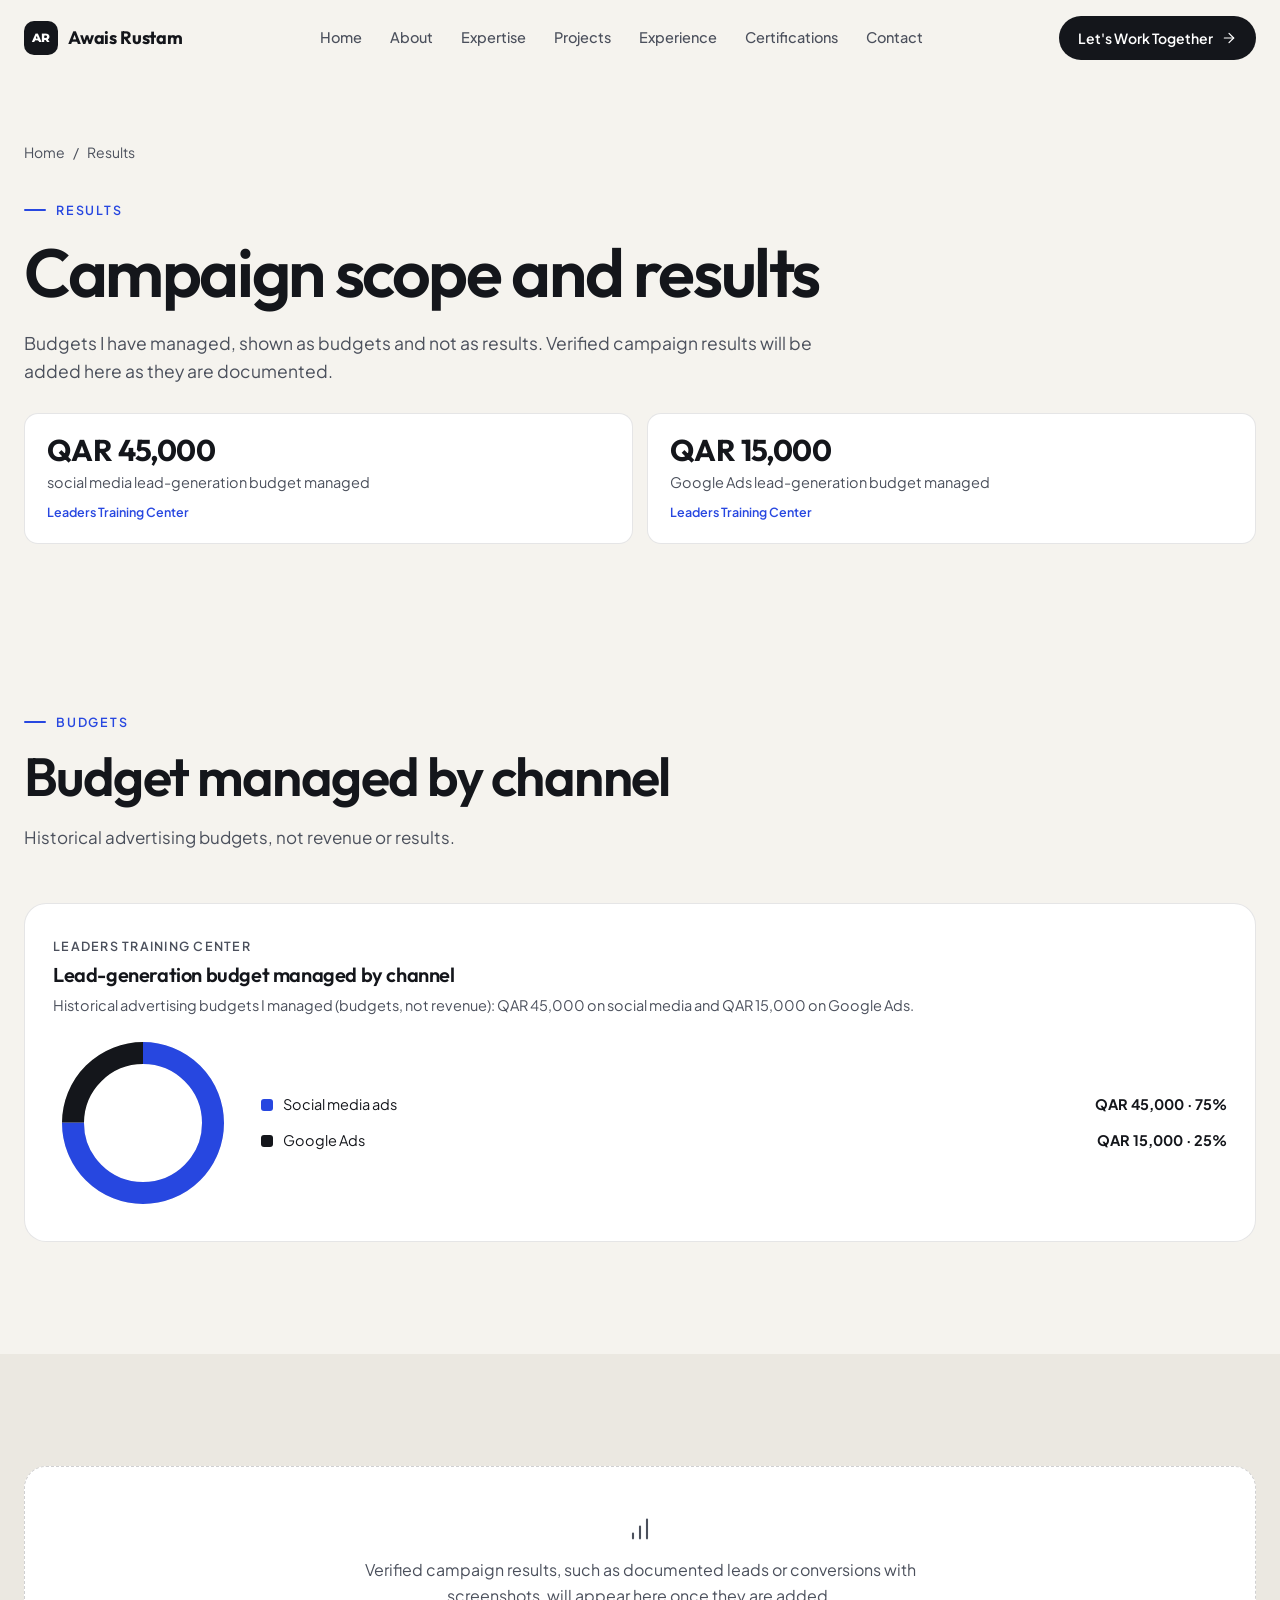
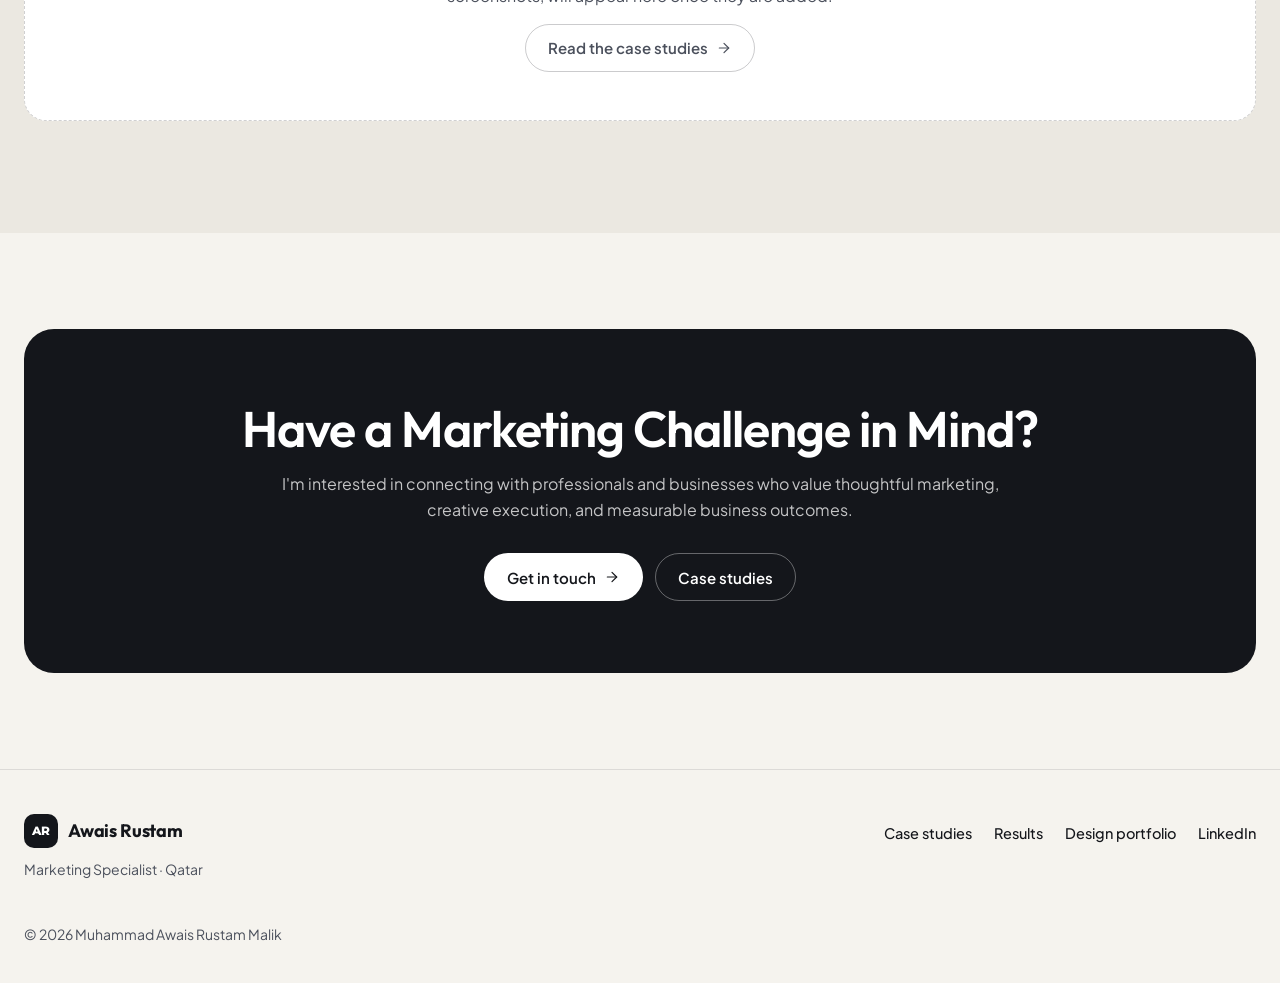
<file: results.html>
<!doctype html>
<html lang="en">
<head>
<meta charset="utf-8">
<meta name="viewport" content="width=device-width, initial-scale=1, viewport-fit=cover">
<title>Campaign Scope &amp; Results | Awais Rustam</title><meta name="description" content="Advertising budgets managed and documented campaign results from Muhammad Awais Rustam Malik, Marketing Specialist in Qatar."><meta name="author" content="Muhammad Awais Rustam Malik"><meta name="robots" content="index, follow, max-image-preview:large, max-snippet:-1"><link rel="canonical" href="https://muhammadawaisrustam.github.io/results.html"><meta name="theme-color" content="#F5F3EE"><meta property="og:type" content="website"><meta property="og:site_name" content="Muhammad Awais Rustam Malik"><meta property="og:locale" content="en_US"><meta property="og:title" content="Campaign Scope &amp; Results | Awais Rustam"><meta property="og:description" content="Advertising budgets managed and documented campaign results from Muhammad Awais Rustam Malik, Marketing Specialist in Qatar."><meta property="og:url" content="https://muhammadawaisrustam.github.io/results.html"><meta property="og:image" content="https://muhammadawaisrustam.github.io/og-avatar.jpg"><meta property="og:image:alt" content="Muhammad Awais Rustam Malik, Marketing Specialist in Qatar, in a navy suit"><meta name="twitter:card" content="summary_large_image"><meta name="twitter:title" content="Campaign Scope &amp; Results | Awais Rustam"><meta name="twitter:description" content="Advertising budgets managed and documented campaign results from Muhammad Awais Rustam Malik, Marketing Specialist in Qatar."><meta name="twitter:image" content="https://muhammadawaisrustam.github.io/og-avatar.jpg"><meta name="geo.region" content="QA"><meta name="geo.placename" content="Doha"><link rel="alternate" type="text/plain" href="llms.txt" title="Plain-text summary for AI assistants"><link rel="icon" href="favicon.svg" type="image/svg+xml"><link rel="apple-touch-icon" href="og-avatar.jpg"><link rel="preconnect" href="https://fonts.googleapis.com"><link rel="preconnect" href="https://fonts.gstatic.com" crossorigin><link rel="stylesheet" href="https://fonts.googleapis.com/css2?family=Montserrat:wght@800;900&family=Outfit:wght@500;600;700&family=Plus+Jakarta+Sans:wght@400;500;600;700&display=swap"><link rel="stylesheet" href="site.css"><style>:root{--bg:#F5F3EE;--surface:#FFFFFF;--accent:#2747E0;--ink:#14161B}</style><script type="application/ld+json">{"@context":"https://schema.org","@graph":[{"@type":"WebPage","@id":"https://muhammadawaisrustam.github.io/results.html","url":"https://muhammadawaisrustam.github.io/results.html","name":"Campaign Scope & Results | Awais Rustam","description":"Advertising budgets managed and documented campaign results from Muhammad Awais Rustam Malik, Marketing Specialist in Qatar.","isPartOf":{"@id":"https://muhammadawaisrustam.github.io/#website"},"about":{"@id":"https://muhammadawaisrustam.github.io/#person"},"author":{"@id":"https://muhammadawaisrustam.github.io/#person"},"dateModified":"2026-10-30"},{"@type":"BreadcrumbList","itemListElement":[{"@type":"ListItem","position":1,"name":"Home","item":"https://muhammadawaisrustam.github.io/"},{"@type":"ListItem","position":2,"name":"Results","item":"https://muhammadawaisrustam.github.io/results.html"}]}]}</script><script>document.documentElement.classList.add('js')</script><style>[hidden]{display:none!important}</style>
</head>
<body>
<a class="skip" href="#main">Skip to content</a><header class="nav" id="top"><div class="wrap nav-in"><a class="brand" href="./" aria-label="Awais Rustam, home"><span class="mark" aria-hidden="true">AR</span><span>Awais Rustam</span></a><nav class="menu" aria-label="Main"><ul><li><a href="./">Home</a></li><li><a href="./#about">About</a></li><li><a href="./#skills">Expertise</a></li><li><a href="./#projects">Projects</a></li><li><a href="./#experience">Experience</a></li><li><a href="./#credentials">Certifications</a></li><li><a href="./#contact">Contact</a></li></ul></nav><a class="btn dark nav-cta" href="./#contact">Let&#39;s Work Together<svg class="ic" viewBox="0 0 24 24" width="16" height="16" fill="none" stroke="currentColor" stroke-width="1.8" stroke-linecap="round" stroke-linejoin="round" aria-hidden="true" focusable="false"><line x1="5" y1="12" x2="19" y2="12"/><polyline points="12 5 19 12 12 19"/></svg></a><button class="burger" id="menuBtn" type="button" aria-expanded="false" aria-controls="drawer" aria-label="Open menu"><span></span><span></span></button></div><div class="drawer" id="drawer"><nav aria-label="Mobile"><ul><li><a href="./">Home</a></li><li><a href="./#about">About</a></li><li><a href="./#skills">Expertise</a></li><li><a href="./#projects">Projects</a></li><li><a href="./#experience">Experience</a></li><li><a href="./#credentials">Certifications</a></li><li><a href="./#contact">Contact</a></li></ul></nav><a class="btn dark nav-cta" href="./#contact">Let&#39;s Work Together<svg class="ic" viewBox="0 0 24 24" width="16" height="16" fill="none" stroke="currentColor" stroke-width="1.8" stroke-linecap="round" stroke-linejoin="round" aria-hidden="true" focusable="false"><line x1="5" y1="12" x2="19" y2="12"/><polyline points="12 5 19 12 12 19"/></svg></a></div></header><main id="main"><section class="page-hero" aria-labelledby="ph-title"><div class="wrap"><nav class="crumbs" aria-label="Breadcrumb"><a href="./">Home</a><span aria-hidden="true">/</span><span>Results</span></nav><span class="eyebrow">Results</span><h1 id="ph-title" class="up">Campaign scope and results</h1><p class="lede up d1">Budgets I have managed, shown as budgets and not as results. Verified campaign results will be added here as they are documented.</p><div class="kpis"><div class="kpi rv"><b>QAR 45,000</b><span>social media lead-generation budget managed</span><small>Leaders Training Center</small></div><div class="kpi rv"><b>QAR 15,000</b><span>Google Ads lead-generation budget managed</span><small>Leaders Training Center</small></div></div></div></section><section class="band" id="charts" aria-labelledby="charts-title"><div class="wrap"><div class="sec-head rv"><span class="eyebrow">Budgets</span><h2 id="charts-title">Budget managed by channel</h2><p>Historical advertising budgets, not revenue or results.</p></div><div class="charts"><figure class="chart rv wide"><figcaption><span class="k">Leaders Training Center</span><h3>Lead-generation budget managed by channel</h3><p>Historical advertising budgets I managed (budgets, not revenue): QAR 45,000 on social media and QAR 15,000 on Google Ads.</p></figcaption><div class="donut"><svg viewBox="0 0 180 180" aria-hidden="true"><circle class="trackc" r="70" cx="90" cy="90"/><circle class="seg s0" r="70" cx="90" cy="90" stroke-dasharray="329.87 109.96" stroke-dashoffset="0.00"/><circle class="seg s1" r="70" cx="90" cy="90" stroke-dasharray="109.96 329.87" stroke-dashoffset="-329.87"/></svg><ul class="legend"><li><i class="s0"></i><span>Social media ads</span><b>QAR 45,000 · 75%</b></li><li><i class="s1"></i><span>Google Ads</span><b>QAR 15,000 · 25%</b></li></ul></div><table class="sr-only"><caption>Lead-generation budget managed by channel</caption><tbody><tr><th>Social media ads</th><td>QAR 45,000 · 75%</td></tr><tr><th>Google Ads</th><td>QAR 15,000 · 25%</td></tr></tbody></table></figure></div></div></section><section class="band alt"><div class="wrap"><div class="empty-state rv"><svg class="ic" viewBox="0 0 24 24" width="28" height="28" fill="none" stroke="currentColor" stroke-width="1.8" stroke-linecap="round" stroke-linejoin="round" aria-hidden="true" focusable="false"><line x1="12" y1="20" x2="12" y2="10"/><line x1="18" y1="20" x2="18" y2="4"/><line x1="6" y1="20" x2="6" y2="16"/></svg><p>Verified campaign results, such as documented leads or conversions with screenshots, will appear here once they are added.</p><a class="btn line" href="case-studies.html">Read the case studies<svg class="ic" viewBox="0 0 24 24" width="16" height="16" fill="none" stroke="currentColor" stroke-width="1.8" stroke-linecap="round" stroke-linejoin="round" aria-hidden="true" focusable="false"><line x1="5" y1="12" x2="19" y2="12"/><polyline points="12 5 19 12 12 19"/></svg></a></div></div></section><section class="band cta-band"><div class="wrap cta-in rv"><h2>Have a Marketing Challenge in Mind?</h2><p>I&#39;m interested in connecting with professionals and businesses who value thoughtful marketing, creative execution, and measurable business outcomes.</p><div class="cta-row"><a class="btn dark" href="./#contact">Get in touch<svg class="ic" viewBox="0 0 24 24" width="16" height="16" fill="none" stroke="currentColor" stroke-width="1.8" stroke-linecap="round" stroke-linejoin="round" aria-hidden="true" focusable="false"><line x1="5" y1="12" x2="19" y2="12"/><polyline points="12 5 19 12 12 19"/></svg></a><a class="btn line" href="case-studies.html">Case studies</a></div></div></section></main><footer class="foot"><div class="wrap foot-in"><div><a class="brand" href="./"><span class="mark" aria-hidden="true">AR</span><span>Awais Rustam</span></a><p>Marketing Specialist · Qatar</p></div><nav aria-label="Footer"><ul><li><a href="case-studies.html">Case studies</a></li><li><a href="results.html">Results</a></li><li><a href="designs.html">Design portfolio</a></li><li><a href="https://www.linkedin.com/in/muhammad-awais-rustam-malik-4251a7258/" target="_blank" rel="noopener">LinkedIn</a></li></ul></nav><p class="copy">© <span id="yr">2026</span> Muhammad Awais Rustam Malik</p></div></footer><button class="totop" id="toTop" type="button" aria-label="Back to top"><svg class="ic" viewBox="0 0 24 24" width="18" height="18" fill="none" stroke="currentColor" stroke-width="1.8" stroke-linecap="round" stroke-linejoin="round" aria-hidden="true" focusable="false"><line x1="12" y1="19" x2="12" y2="5"/><polyline points="5 12 12 5 19 12"/></svg></button><div class="lightbox" id="lb" hidden role="dialog" aria-modal="true" aria-label="Image preview"><button class="lb-btn lb-close" id="lbClose" type="button" aria-label="Close">✕</button><button class="lb-btn lb-prev" id="lbPrev" type="button" aria-label="Previous image">←</button><div class="lb-stage" id="lbStage"><img id="lbImg" alt="" draggable="false"></div><p id="lbCap"></p><div class="lb-zoom"><button class="lb-btn" id="lbOut" type="button" aria-label="Zoom out">−</button><span id="lbPct">100%</span><button class="lb-btn" id="lbIn" type="button" aria-label="Zoom in">+</button></div><button class="lb-btn lb-next" id="lbNext" type="button" aria-label="Next image">→</button></div><script>(function(){var still=matchMedia('(prefers-reduced-motion: reduce)').matches,d=document;var nav=d.querySelector('.nav'),mb=d.getElementById('menuBtn');function menu(o){nav.classList.toggle('open',o);mb.setAttribute('aria-expanded',o);mb.setAttribute('aria-label',o?'Close menu':'Open menu');d.body.classList.toggle('menu-open',o)}if(mb){mb.addEventListener('click',function(){menu(!nav.classList.contains('open'))});d.querySelectorAll('#drawer a').forEach(function(x){x.addEventListener('click',function(){menu(false)})});d.addEventListener('keydown',function(ev){if(ev.key==='Escape'&&nav.classList.contains('open')){menu(false);mb.focus()}});addEventListener('resize',function(){if(innerWidth>1080)menu(false)})}var y=d.getElementById('yr');if(y)y.textContent=new Date().getFullYear();var tt=d.getElementById('toTop'),hero=d.querySelector('.hero'),tk=0;function onScroll(){tk=0;var s=scrollY;nav.classList.toggle('scrolled',s>8);if(tt)tt.classList.toggle('show',s>700);if(hero&&!still){var h=hero.offsetHeight||1;hero.style.setProperty('--hp',Math.min(1,s/h).toFixed(3))}}addEventListener('scroll',function(){if(!tk)tk=requestAnimationFrame(onScroll)},{passive:true});onScroll();if(tt)tt.addEventListener('click',function(){scrollTo({top:0,behavior:still?'auto':'smooth'});var t=d.querySelector('.brand');if(t)t.focus({preventScroll:true})});if('IntersectionObserver' in window){var links={};d.querySelectorAll('.menu a').forEach(function(x){var h=x.getAttribute('href');if(h&&h.charAt(0)==='#'&&h.length>1)links[h.slice(1)]=x});var io=new IntersectionObserver(function(es){es.forEach(function(en){if(en.isIntersecting&&links[en.target.id]){Object.keys(links).forEach(function(k){links[k].classList.remove('on')});links[en.target.id].classList.add('on')}})},{rootMargin:'-45% 0px -50% 0px'});Object.keys(links).forEach(function(id){var s=d.getElementById(id);if(s)io.observe(s)})}var rv=[].slice.call(d.querySelectorAll('.rv'));if(!still&&'IntersectionObserver' in window){var ro=new IntersectionObserver(function(es){es.forEach(function(en){if(en.isIntersecting){en.target.classList.add('in');ro.unobserve(en.target)}})},{rootMargin:'0px 0px -8% 0px'});rv.forEach(function(x){ro.observe(x)})}else rv.forEach(function(x){x.classList.add('in')});d.querySelectorAll('[data-copy]').forEach(function(btn){var lab=btn.textContent;btn.addEventListener('click',function(){var el=d.getElementById(btn.dataset.copy),t=el.textContent.trim();function sel(){var r=d.createRange();r.selectNodeContents(el);var s=getSelection();s.removeAllRanges();s.addRange(r);btn.textContent='Selected, press Ctrl+C'}try{navigator.clipboard.writeText(t).then(function(){btn.textContent='Copied'},sel)}catch(x){sel()}setTimeout(function(){btn.textContent=lab},2000)})});var tiles=[].slice.call(d.querySelectorAll('[data-lb]')),cur=0,lb=d.getElementById('lb'),opener=null;if(lb&&tiles.length){var li=d.getElementById('lbImg'),lc=d.getElementById('lbCap'),st=d.getElementById('lbStage'),pc=d.getElementById('lbPct'),z=1,px=0,py=0;function apply(){li.style.transform='translate('+px+'px,'+py+'px) scale('+z+')';pc.textContent=Math.round(z*100)+'%';st.classList.toggle('zoomed',z>1)}function zoom(n){z=Math.max(1,Math.min(4,n));if(z===1){px=py=0}apply()}function show(){var t=tiles[cur],im=t.querySelector('img');li.src=t.getAttribute('data-full')||im.getAttribute('src');li.alt=im.alt;lc.textContent=t.getAttribute('data-cap')||im.alt;zoom(1)}tiles.forEach(function(t,i){t.addEventListener('click',function(){opener=t;cur=i;show();lb.hidden=false;d.body.classList.add('menu-open');d.getElementById('lbClose').focus()})});function close(){lb.hidden=true;d.body.classList.remove('menu-open');if(opener)opener.focus()}function step(n){cur=(cur+n+tiles.length)%tiles.length;show()}d.getElementById('lbClose').onclick=close;d.getElementById('lbPrev').onclick=function(){step(-1)};d.getElementById('lbNext').onclick=function(){step(1)};d.getElementById('lbIn').onclick=function(){zoom(z*1.5)};d.getElementById('lbOut').onclick=function(){zoom(z/1.5)};st.addEventListener('dblclick',function(){zoom(z>1?1:2.2)});st.addEventListener('wheel',function(ev){ev.preventDefault();zoom(z*(ev.deltaY<0?1.15:1/1.15))},{passive:false});var pd=false,ox=0,oy=0;st.addEventListener('pointerdown',function(ev){if(z===1)return;pd=true;ox=ev.clientX-px;oy=ev.clientY-py;st.setPointerCapture(ev.pointerId)});st.addEventListener('pointermove',function(ev){if(!pd)return;px=ev.clientX-ox;py=ev.clientY-oy;apply()});st.addEventListener('pointerup',function(){pd=false});lb.addEventListener('click',function(ev){if(ev.target===lb)close()});d.addEventListener('keydown',function(ev){if(lb.hidden)return;if(ev.key==='Escape')close();if(ev.key==='ArrowRight')step(1);if(ev.key==='ArrowLeft')step(-1);if(ev.key==='+'||ev.key==='=')zoom(z*1.5);if(ev.key==='-')zoom(z/1.5);if(ev.key==='Tab'){var f=[].slice.call(lb.querySelectorAll('button')),i=f.indexOf(d.activeElement);if(ev.shiftKey&&i<=0){ev.preventDefault();f[f.length-1].focus()}else if(!ev.shiftKey&&i===f.length-1){ev.preventDefault();f[0].focus()}}})}var fm=d.getElementById('cform');if(fm){var stx=d.getElementById('cstatus'),btn=fm.querySelector('[type=submit]'),ep=fm.getAttribute('data-endpoint'),to=fm.getAttribute('data-email');function err(n,m){var f=fm.elements[n],o=d.getElementById(n+'-err');f.setAttribute('aria-invalid',m?'true':'false');o.textContent=m||''}function check(){var v=function(n){return (fm.elements[n].value||'').trim()},bad=[];err('name',v('name').length<2?'Please enter your full name.':'');if(v('name').length<2)bad.push('name');var em=v('email');err('email',!em?'Please enter your email address.':(!/^[^\s@]+@[^\s@]+\.[^\s@]{2,}$/.test(em)?'Please enter a valid email address, like name@company.com.':''));if(!/^[^\s@]+@[^\s@]+\.[^\s@]{2,}$/.test(em))bad.push('email');err('type',!v('type')?'Please choose an enquiry type.':'');if(!v('type'))bad.push('type');err('message',v('message').length<10?'Please write a message of at least 10 characters.':'');if(v('message').length<10)bad.push('message');return bad}['name','email','type','message'].forEach(function(n){['input','change'].forEach(function(t){fm.elements[n].addEventListener(t,function(){if(fm.classList.contains('tried'))check()})})});function say(cls,html){stx.className='form-status '+cls;stx.innerHTML=html}fm.addEventListener('submit',function(ev){ev.preventDefault();fm.classList.add('tried');var bad=check();if(bad.length){say('err','Please fix the highlighted fields.');fm.elements[bad[0]].focus();return}if(fm.elements._gotcha&&fm.elements._gotcha.value)return;var v=function(n){return (fm.elements[n].value||'').trim()};if(!ep){var body='Name: '+v('name')+'\nEmail: '+v('email')+(v('company')?'\nCompany: '+v('company'):'')+'\nEnquiry type: '+v('type')+'\n\n'+v('message');location.href='mailto:'+to+'?subject='+encodeURIComponent(v('type')+' – '+v('name'))+'&body='+encodeURIComponent(body);say('info','Your email app should now open with this message ready. <strong>It has not been sent yet:</strong> press Send in your email app. If nothing opened, email <a href="mailto:'+to+'">'+to+'</a> directly.');return}btn.disabled=true;fm.setAttribute('aria-busy','true');var lab=btn.innerHTML;btn.textContent='Sending…';say('info','Sending your message…');fetch(ep,{method:'POST',body:new FormData(fm),headers:{Accept:'application/json'}}).then(function(r){if(!r.ok)throw 0;fm.reset();fm.classList.remove('tried');say('ok','Thank you. Your message has been sent, and I will reply by email.')}).catch(function(){say('err','Sorry, your message could not be sent. Please try again, or email <a href="mailto:'+to+'">'+to+'</a> directly.')}).then(function(){btn.disabled=false;fm.removeAttribute('aria-busy');btn.innerHTML=lab;stx.focus()})})}})();</script><script type="module" src="motion.js"></script>
</body>
</html>
</file>
<file: site.css>
/* Light editorial portfolio. Warm off-white page, charcoal type, one cobalt accent.
   Hero: a wide rounded stage with an oversized name set behind a cut-out portrait, then three fanned cards.
   Colours come from content.json (theme) as --bg, --surface, --accent and --ink. */
:root {
  --bg: #F5F3EE;          /* page */
  --surface: #FFFFFF;     /* cards */
  --ink: #14161B;         /* text, dark buttons */
  --accent: #2747E0;      /* cobalt: links, highlights, the stage name */
  --muted: #4B505C;       /* secondary text (7:1 on --bg) */
  --soft: #EBE8E1;        /* alternate band */
  --line: rgba(20, 22, 27, .11);
  --stage: #DCE2EE;       /* hero stage */
  --r: 22px;
  --r-sm: 14px;
  --shadow: 0 1px 2px rgba(20, 22, 27, .05), 0 12px 32px -12px rgba(20, 22, 27, .16);
  --shadow-lg: 0 2px 4px rgba(20, 22, 27, .05), 0 28px 60px -20px rgba(20, 22, 27, .28);
  --ease: cubic-bezier(.2, .7, .1, 1);
  --display: "Montserrat", "Arial Black", system-ui, sans-serif;
  --head: "Outfit", "Plus Jakarta Sans", system-ui, sans-serif;
  --body: "Plus Jakarta Sans", system-ui, -apple-system, "Segoe UI", sans-serif;
}
*, *::before, *::after { box-sizing: border-box; }
html { -webkit-text-size-adjust: 100%; scroll-padding-top: 88px; }
body { margin: 0; background: var(--bg); color: var(--ink); font: 400 16px/1.65 var(--body); -webkit-font-smoothing: antialiased; overflow-x: hidden; }
body.menu-open { overflow: hidden; }
img { max-width: 100%; height: auto; display: block; }
a { color: inherit; }
button { font: inherit; color: inherit; }
h1, h2, h3 { font-family: var(--head); font-weight: 600; letter-spacing: -.02em; line-height: 1.12; margin: 0; }
p { margin: 0 0 1em; }
::selection { background: var(--accent); color: #fff; }
:focus-visible { outline: 3px solid var(--accent); outline-offset: 3px; border-radius: 6px; }
.wrap { width: min(1240px, 100% - 48px); margin-inline: auto; }
.sr-only { position: absolute !important; width: 1px; height: 1px; padding: 0; margin: -1px; overflow: hidden; clip: rect(0 0 0 0); white-space: nowrap; border: 0; }
.skip { position: absolute; left: 16px; top: -60px; z-index: 100; background: var(--ink); color: #fff; padding: 10px 16px; border-radius: 10px; text-decoration: none; transition: top .2s; }
.skip:focus { top: 12px; }
.ic { flex: none; }

/* ---------- buttons ---------- */
.btn { display: inline-flex; align-items: center; gap: .55em; min-height: 48px; padding: 0 22px; border-radius: 999px; font: 600 15px/1 var(--body); text-decoration: none; cursor: pointer; border: 1.5px solid transparent;
  transition: transform .35s var(--ease), background-color .25s, color .25s, border-color .25s, box-shadow .35s var(--ease); }
.btn .ic { transition: transform .35s var(--ease); }
.btn:hover .ic { transform: translateX(3px); }
.btn:active { transform: scale(.97); }
.btn.dark { background: var(--ink); color: #fff; }
.btn.dark:hover { background: var(--accent); box-shadow: 0 10px 24px -10px var(--accent); }
.btn.line { border-color: rgba(20, 22, 27, .22); background: transparent; }
.btn.line:hover { border-color: var(--ink); background: var(--ink); color: #fff; }
.btn[disabled] { opacity: .65; cursor: progress; }
.cta-row { display: flex; flex-wrap: wrap; gap: 12px; }
.link { display: inline-flex; align-items: center; gap: 5px; color: var(--accent); font-weight: 600; text-decoration: underline; text-underline-offset: 3px; text-decoration-thickness: 1px; background: none; border: 0; padding: 0; cursor: pointer; font-size: 14.5px; }
.link:hover { text-decoration-thickness: 2px; }

/* ---------- header: navbar in its own row ---------- */
.nav { position: sticky; top: 0; z-index: 50; background: color-mix(in srgb, var(--bg) 88%, transparent); backdrop-filter: saturate(1.4) blur(14px); -webkit-backdrop-filter: saturate(1.4) blur(14px); border-bottom: 1px solid transparent; transition: border-color .3s, box-shadow .3s; }
.nav.scrolled { border-bottom-color: var(--line); box-shadow: 0 6px 20px -16px rgba(20, 22, 27, .4); }
.nav-in { display: flex; align-items: center; gap: 24px; height: 76px; }
.brand { display: inline-flex; align-items: center; gap: 10px; font: 700 18px/1 var(--head); letter-spacing: -.01em; text-decoration: none; }
.mark { display: grid; place-items: center; width: 34px; height: 34px; border-radius: 10px; background: var(--ink); color: #fff; font: 800 12px/1 var(--display); letter-spacing: .02em; }
.menu { margin-inline: auto; }
.menu ul { display: flex; gap: 4px; list-style: none; margin: 0; padding: 0; }
.menu a { position: relative; display: block; padding: 10px 12px; font-size: 14.5px; font-weight: 500; color: var(--muted); text-decoration: none; transition: color .2s; }
.menu a::after { content: ""; position: absolute; left: 12px; right: 12px; bottom: 4px; height: 2px; border-radius: 2px; background: var(--ink); transform: scaleX(0); transform-origin: left; transition: transform .35s var(--ease); }
.menu a:hover, .menu a.on { color: var(--ink); }
.menu a:hover::after, .menu a.on::after { transform: scaleX(1); }
.nav-cta { min-height: 44px; padding: 0 18px; font-size: 14px; }
.burger { display: none; width: 46px; height: 46px; margin-left: auto; border-radius: 12px; border: 1px solid var(--line); background: var(--surface); cursor: pointer; position: relative; }
.burger span { position: absolute; left: 13px; right: 13px; height: 2px; border-radius: 2px; background: var(--ink); transition: transform .4s var(--ease), top .4s var(--ease); }
.burger span:first-child { top: 18px; }
.burger span:last-child { top: 26px; }
.nav.open .burger span:first-child { top: 22px; transform: rotate(45deg); }
.nav.open .burger span:last-child { top: 22px; transform: rotate(-45deg); }
.drawer { display: none; }

/* ---------- hero ---------- */
.hero { padding: 40px 0 24px; --hp: 0; }
.hero-top { display: grid; grid-template-columns: 1.3fr 1fr; gap: 56px; align-items: end; margin-bottom: 32px; }
.hero-label { font: 600 12.5px/1.4 var(--body); letter-spacing: .14em; text-transform: uppercase; color: var(--muted); margin-bottom: 18px; }
.hero h1 { font-size: clamp(38px, 4.6vw, 64px); font-weight: 600; letter-spacing: -.035em; line-height: 1.02; }
.hero h1 em { font-style: normal; color: var(--accent); }
.hero-side .lede { color: var(--muted); font-size: 16.5px; margin-bottom: 22px; }
.lede { font-size: 17.5px; line-height: 1.6; max-width: 62ch; }

/* the stage: a rounded 16:9 frame; the name sits behind the portrait so the head and shoulders cover its middle */
.stage { position: relative; margin: 0; container-type: inline-size; aspect-ratio: 16 / 9; border-radius: 30px; overflow: hidden; isolation: isolate;
  background: radial-gradient(60% 75% at 50% 38%, #F3F6FB 0%, rgba(243, 246, 251, 0) 70%), linear-gradient(180deg, #E6EBF4 0%, var(--stage) 100%); box-shadow: var(--shadow); }
.stage::after { content: ""; position: absolute; inset: 0; border-radius: inherit; box-shadow: inset 0 0 0 1px rgba(20, 22, 27, .06); pointer-events: none; z-index: 4; }
.stage-word { position: absolute; inset: auto 0 21% 0; z-index: 1; display: flex; justify-content: center; gap: .2em; font: 900 11.6cqw/.8 var(--display); letter-spacing: -.045em; color: var(--accent); white-space: nowrap; pointer-events: none; user-select: none; }
.stage-word span { display: block; transition: transform .2s linear; }
.stage-word .w1 { transform: translateX(calc(var(--hp) * -9%)); }
.stage-word .w2 { transform: translateX(calc(var(--hp) * 9%)); }
.stage-person { position: absolute; z-index: 2; left: 50%; bottom: -24%; height: 118%; width: auto; max-width: none; transform: translateX(-46%) scale(calc(1 + var(--hp) * .06)); transform-origin: 50% 100%; filter: drop-shadow(0 30px 40px rgba(20, 22, 27, .22)); }
.stage-person.photo { inset: 0; height: 100%; width: 100%; object-fit: cover; object-position: 50% 20%; transform: none; }
.stage-pill { position: absolute; z-index: 3; left: 50%; bottom: 12%; translate: -50% 0; display: inline-flex; align-items: center; gap: 10px; padding: 11px 20px; border-radius: 999px; background: var(--ink); color: #fff; font: 600 14px/1 var(--body); white-space: nowrap; box-shadow: 0 12px 30px -10px rgba(20, 22, 27, .5); }
.stage-pill i { width: 8px; height: 8px; border-radius: 50%; background: #7C93FF; box-shadow: 0 0 0 4px rgba(124, 147, 255, .25); }

/* cover mode: the photo fills the stage, the name sits in front of it on the open navy side */
.stage.cover { background: #071A3D; }
.stage.cover picture, .stage-photo { position: absolute; inset: 0; width: 100%; height: 100%; }
.stage-photo { object-fit: cover; object-position: 70% 30%; transform: scale(calc(1.02 + var(--hp) * .06)); transform-origin: 70% 30%; }
.stage.cover::before { content: ""; position: absolute; inset: 0; z-index: 1; pointer-events: none;
  background: linear-gradient(90deg, rgba(3, 14, 36, .55) 0%, rgba(3, 14, 36, .2) 38%, rgba(3, 14, 36, 0) 55%), linear-gradient(0deg, rgba(3, 14, 36, .45) 0%, rgba(3, 14, 36, 0) 30%); }
.cover-copy { position: absolute; z-index: 3; left: 5.5%; bottom: 11%; display: flex; flex-direction: column; align-items: flex-start; gap: 2.4cqw; }
.stage.cover .stage-word { position: static; display: flex; flex-direction: column; align-items: flex-start; gap: 0; font-size: 9cqw; line-height: .84; letter-spacing: -.035em; color: #fff; text-shadow: 0 10px 40px rgba(2, 10, 28, .35); }
.stage.cover .stage-word .w1, .stage.cover .stage-word .w2 { transform: translateY(calc(var(--hp) * -12%)); }
.stage.cover .stage-word .w2 { color: #8FB0FF; }
.stage.cover .stage-pill { position: static; translate: none; background: #fff; color: #0B1F45; box-shadow: 0 12px 30px -12px rgba(0, 0, 0, .5); }
.stage.cover .stage-pill i { background: var(--accent); box-shadow: 0 0 0 4px rgba(39, 71, 224, .2); }

/* three fanned cards under the stage */
.hl-cards { list-style: none; padding: 0; margin: -44px auto 0; position: relative; z-index: 5; display: grid; grid-template-columns: repeat(3, 1fr); gap: 20px; width: min(1100px, 100% - 48px); }
.hl-card { background: var(--surface); border-radius: var(--r); padding: 26px 26px 24px; box-shadow: var(--shadow-lg); border: 1px solid var(--line); transition: transform .5s var(--ease), box-shadow .5s var(--ease); }
.hl-card:nth-child(1) { transform: rotate(-2.2deg) translateY(10px); }
.hl-card:nth-child(2) { transform: translateY(-8px); background: var(--ink); color: #fff; border-color: var(--ink); }
.hl-card:nth-child(3) { transform: rotate(2.2deg) translateY(10px); }
.hl-card:hover { transform: rotate(0) translateY(-6px); box-shadow: 0 2px 4px rgba(20, 22, 27, .06), 0 36px 70px -24px rgba(20, 22, 27, .38); }
.hl-ic { display: inline-grid; place-items: center; width: 44px; height: 44px; border-radius: 12px; background: #E6EBFD; color: var(--accent); margin-bottom: 18px; }
.hl-card:nth-child(2) .hl-ic { background: rgba(255, 255, 255, .1); color: #fff; }
.hl-card .k { display: block; font-size: 12px; font-weight: 600; letter-spacing: .12em; text-transform: uppercase; color: var(--muted); margin-bottom: 6px; }
.hl-card:nth-child(2) .k { color: rgba(255, 255, 255, .72); }
.hl-card h2 { font-size: 21px; margin-bottom: 10px; }
.hl-card p { margin: 0; font-size: 15px; color: var(--muted); }
.hl-card:nth-child(2) p { color: rgba(255, 255, 255, .8); }

/* entrance motion (only with JS and when motion is allowed) */
@keyframes up { from { opacity: 0; transform: translateY(26px); } to { opacity: 1; transform: none; } }
@keyframes rise { from { opacity: 0; transform: translateY(40%); } to { opacity: 1; } }
@keyframes person { from { opacity: 0; transform: translateX(-46%) translateY(6%) scale(1.02); } to { opacity: 1; } }
@media (prefers-reduced-motion: no-preference) {
  .js .up { animation: up 1s var(--ease) both; }
  .js .up.d1 { animation-delay: .08s; }
  .js .up.d2 { animation-delay: .2s; }
  .js .stage-word span { animation: rise 1.3s var(--ease) .25s both; }
  .js .stage-word .w2 { animation-delay: .38s; }
  .js .stage-person { animation: person 1.4s var(--ease) .15s both; }
  .js .stage-pill { animation: up 1s var(--ease) .7s both; }
  .js .rv { opacity: 0; translate: 0 28px; transition: opacity .9s var(--ease), translate .9s var(--ease); }
  .js .rv.in { opacity: 1; translate: 0 0; }
  .js .rv.d2 { transition-delay: .08s; } .js .rv.d3 { transition-delay: .16s; } .js .rv.d4 { transition-delay: .24s; } .js .rv.d5 { transition-delay: .32s; }
}

/* ---------- sections ---------- */
.band { padding: 112px 0; }
.band.alt { background: var(--soft); }
.sec-head { max-width: 760px; margin-bottom: 52px; }
.eyebrow { display: inline-flex; align-items: center; gap: 10px; font: 600 12.5px/1 var(--body); letter-spacing: .14em; text-transform: uppercase; color: var(--accent); margin-bottom: 18px; }
.eyebrow::before { content: ""; width: 22px; height: 2px; border-radius: 2px; background: currentColor; }
.sec-head h2, .about h2, .contact h2 { font-size: clamp(32px, 4.2vw, 54px); letter-spacing: -.03em; margin-bottom: 16px; }
.sec-head p { color: var(--muted); font-size: 17px; margin: 0; }
.sub-h { font-size: 22px; margin: 48px 0 18px; }
.k { font-size: 12.5px; font-weight: 600; letter-spacing: .1em; text-transform: uppercase; color: var(--muted); }
.tags { display: flex; flex-wrap: wrap; gap: 8px; list-style: none; padding: 0; margin: 16px 0 0; }
.tags li { font-size: 13px; font-weight: 500; padding: 6px 12px; border-radius: 999px; background: var(--bg); border: 1px solid var(--line); }
.more-row { margin-top: 40px; }
.badge { display: inline-flex; align-items: center; gap: 4px; font-size: 11.5px; font-weight: 700; letter-spacing: .06em; text-transform: uppercase; padding: 4px 9px; border-radius: 999px; margin: 0 6px 0 0; vertical-align: middle; }
.badge.draft { background: #FFF1D6; color: #7A4B00; }
.badge.ok { background: #DDF5E7; color: #0D5A33; }

/* about */
.about { display: grid; grid-template-columns: 1.5fr 1fr; gap: 72px; align-items: start; }
.about-copy p { font-size: 17px; color: var(--muted); }
.about-copy p.answer { font-size: 20px; line-height: 1.55; color: var(--ink); }
.about-side { position: sticky; top: 108px; }
.about-photo { width: 100%; aspect-ratio: 4 / 4.4; object-fit: cover; object-position: 50% 12%; border-radius: var(--r); box-shadow: var(--shadow); }
.facts { margin: 18px 0 0; background: var(--surface); border-radius: var(--r); border: 1px solid var(--line); padding: 6px 22px; }
.facts div { display: grid; grid-template-columns: 1fr 1.3fr; gap: 16px; padding: 14px 0; border-bottom: 1px solid var(--line); }
.facts div:last-child { border-bottom: 0; }
.facts dt { font-size: 13.5px; color: var(--muted); }
.facts dd { margin: 0; font-weight: 600; font-size: 14.5px; }

/* expertise */
.xp-grid { display: grid; grid-template-columns: repeat(3, 1fr); gap: 20px; }
.xp { background: var(--surface); border-radius: var(--r); padding: 30px; border: 1px solid var(--line); transition: transform .5s var(--ease), box-shadow .5s var(--ease), border-color .3s; }
.xp:hover { transform: translateY(-5px); box-shadow: var(--shadow-lg); border-color: transparent; }
.xp-ic { display: inline-grid; place-items: center; width: 48px; height: 48px; border-radius: 14px; background: var(--ink); color: #fff; margin-bottom: 22px; transition: background-color .3s; }
.xp:hover .xp-ic { background: var(--accent); }
.xp h3 { font-size: 21px; margin-bottom: 8px; }
.xp p { color: var(--muted); font-size: 15px; }
.xp-list { list-style: none; padding: 14px 0 0; margin: 0; border-top: 1px solid var(--line); display: grid; gap: 7px; }
.xp-list li { position: relative; padding-left: 18px; font-size: 14.5px; }
.xp-list li::before { content: ""; position: absolute; left: 0; top: .62em; width: 7px; height: 7px; border-radius: 2px; background: var(--accent); opacity: .85; }

/* projects */
.pj-grid { display: grid; grid-template-columns: repeat(2, 1fr); gap: 24px; }
.pj { background: var(--surface); border-radius: var(--r); border: 1px solid var(--line); overflow: hidden; transition: transform .5s var(--ease), box-shadow .5s var(--ease); }
.pj:hover { transform: translateY(-6px); box-shadow: var(--shadow-lg); }
.pj-link { display: flex; flex-direction: column; height: 100%; text-decoration: none; }
.pj-img { aspect-ratio: 16 / 10; overflow: hidden; background: var(--soft); }
.pj-img img { width: 100%; height: 100%; object-fit: cover; transition: transform 1s var(--ease); }
.pj:hover .pj-img img { transform: scale(1.04); }
.pj-img.empty, .cert-img.empty { display: grid; place-content: center; justify-items: center; gap: 10px; color: var(--muted); font-size: 14px; background: repeating-linear-gradient(135deg, var(--soft) 0 12px, #E4E0D8 12px 13px); }
.pj-body { padding: 26px 28px 28px; display: flex; flex-direction: column; flex: 1; }
.pj-body .k { display: block; margin-bottom: 10px; }
.pj-body h3 { font-size: 23px; margin: 8px 0 10px; }
.pj-body p { color: var(--muted); font-size: 15px; margin: 0; }
.pj-body .tags { margin-bottom: 20px; }
.more { margin-top: auto; display: inline-flex; align-items: center; gap: 6px; font-weight: 600; color: var(--accent); }
.more .ic { transition: transform .35s var(--ease); }
.pj:hover .more .ic { transform: translateX(4px); }

/* experience */
.timeline { list-style: none; padding: 0; margin: 0; display: grid; gap: 18px; }
.job { display: grid; grid-template-columns: 200px 1fr; gap: 28px; }
.job-when { padding-top: 26px; display: flex; flex-direction: column; gap: 8px; align-items: flex-start; }
.job-when time { font: 600 15px/1.3 var(--head); }
.now { font-size: 11.5px; font-weight: 700; letter-spacing: .08em; text-transform: uppercase; padding: 4px 9px; border-radius: 999px; background: #E6EBFD; color: var(--accent); }
.job-card { background: var(--surface); border-radius: var(--r); padding: 26px 30px; border: 1px solid var(--line); }
.job-card h3 { font-size: 22px; }
.org { color: var(--muted); margin: 4px 0 14px; }
.steps { display: flex; flex-wrap: wrap; align-items: center; gap: 8px; list-style: none; padding: 0; margin: 0 0 14px; }
.steps li { font-size: 13.5px; font-weight: 600; padding: 6px 12px; border-radius: 999px; border: 1px solid var(--line); background: var(--bg); }
.steps li + li::before { content: "→"; margin: 0 10px 0 -2px; color: var(--muted); }
.steps li + li { border: 0; background: none; padding-left: 0; }
.steps li.cur { color: var(--accent); }
.job-note { font-size: 15px; color: var(--muted); }
.job-card ul { margin: 0; padding-left: 18px; display: grid; gap: 5px; font-size: 15px; }
.job-card ul li::marker { color: var(--accent); }

/* certifications */
.cert-grid { display: grid; grid-template-columns: repeat(3, 1fr); gap: 20px; }
.cert { background: var(--surface); border-radius: var(--r); border: 1px solid var(--line); overflow: hidden; display: flex; flex-direction: column; transition: transform .5s var(--ease), box-shadow .5s var(--ease); }
.cert:hover { transform: translateY(-4px); box-shadow: var(--shadow-lg); }
.cert-img { position: relative; display: block; width: 100%; aspect-ratio: 4 / 3; padding: 18px; border: 0; background: var(--soft); cursor: zoom-in; overflow: hidden; }
.cert-img img { width: 100%; height: 100%; object-fit: contain; border-radius: 6px; box-shadow: 0 8px 24px -12px rgba(20, 22, 27, .35); transition: transform .8s var(--ease); }
.cert-img:hover img { transform: scale(1.03); }
.zoom-hint { position: absolute; right: 12px; bottom: 12px; display: inline-flex; gap: 6px; align-items: center; font-size: 12.5px; font-weight: 600; padding: 7px 11px; border-radius: 999px; background: var(--ink); color: #fff; opacity: 0; transform: translateY(6px); transition: opacity .3s, transform .3s var(--ease); }
.cert-img:hover .zoom-hint, .cert-img:focus-visible .zoom-hint { opacity: 1; transform: none; }
.cert-body { padding: 20px 22px 24px; display: flex; flex-direction: column; gap: 6px; flex: 1; }
.cert-body h3 { font-size: 18px; }
.cert-body p { font-size: 14px; color: var(--muted); margin: 0 0 6px; }
.cert-body .link { margin-top: auto; }
.edu { list-style: none; padding: 0; margin: 0; display: grid; gap: 10px; }
.edu li { display: flex; flex-direction: column; background: var(--surface); padding: 16px 20px; border-radius: var(--r-sm); border: 1px solid var(--line); }
.edu span { color: var(--muted); font-size: 14px; }
.empty-note { color: var(--muted); }

/* approach */
.dark-band { background: var(--ink); color: #fff; }
.dark-band .eyebrow { color: #9DB0FF; }
.dark-band .sec-head p { color: rgba(255, 255, 255, .74); }
.flow { list-style: none; padding: 0; margin: 0; display: grid; grid-template-columns: repeat(5, 1fr); gap: 14px; counter-reset: f; }
.flow li { position: relative; padding: 26px 22px; border-radius: var(--r); background: rgba(255, 255, 255, .05); border: 1px solid rgba(255, 255, 255, .1); transition: background-color .4s, transform .5s var(--ease); }
.flow li:hover { background: rgba(255, 255, 255, .09); transform: translateY(-4px); }
.flow li:not(:last-child)::after { content: "→"; position: absolute; right: -13px; top: 30px; z-index: 1; width: 22px; height: 22px; display: grid; place-items: center; font-size: 13px; border-radius: 50%; background: var(--accent); color: #fff; }
.flow .n { display: block; font: 800 13px/1 var(--display); color: #9DB0FF; margin-bottom: 26px; letter-spacing: .06em; }
.flow h3 { font-size: 21px; margin-bottom: 8px; }
.flow p { font-size: 14.5px; color: rgba(255, 255, 255, .74); margin: 0; }
.flow-note { margin-top: 28px; padding: 30px 34px; border-radius: var(--r); background: #fff; color: var(--ink); display: grid; grid-template-columns: 260px 1fr; gap: 28px; align-items: start; }
.flow-note h3 { font-size: 22px; }
.flow-note p { margin: 0; color: var(--muted); font-size: 16px; }

/* guide and faq */
.guide-grid { display: grid; grid-template-columns: repeat(2, 1fr); gap: 20px; }
.g-card { background: var(--surface); border-radius: var(--r); padding: 28px 30px; border: 1px solid var(--line); }
.g-card .k { color: var(--accent); }
.g-card h3 { font-size: 20px; margin: 8px 0 10px; }
.g-card .direct { font-weight: 500; }
.g-card ul { margin: 0; padding-left: 18px; color: var(--muted); font-size: 14.5px; display: grid; gap: 5px; }
.faq-wrap { display: grid; grid-template-columns: 1fr 1.6fr; gap: 56px; align-items: start; }
.faq details { border-bottom: 1px solid var(--line); }
.faq summary { list-style: none; cursor: pointer; padding: 22px 40px 22px 0; position: relative; }
.faq summary::-webkit-details-marker { display: none; }
.faq summary::after { content: "+"; position: absolute; right: 4px; top: 18px; font: 400 26px/1 var(--head); transition: transform .35s var(--ease); }
.faq details[open] summary::after { transform: rotate(45deg); }
.faq summary h3 { font-size: 18px; font-weight: 600; }
.faq details p { color: var(--muted); padding-bottom: 20px; margin: 0; }
.brands { list-style: none; padding: 0; margin: 0; display: flex; flex-wrap: wrap; gap: 10px; }
.brands li { padding: 10px 18px; border-radius: 999px; border: 1px solid var(--line); background: var(--surface); font-weight: 500; }

/* contact */
.contact-band { background: var(--soft); }
.contact { display: grid; grid-template-columns: 1fr 1.15fr; gap: 64px; align-items: start; }
.contact .lede { color: var(--muted); margin-bottom: 32px; }
.channels { list-style: none; padding: 0; margin: 0; display: grid; gap: 12px; }
.channels li { display: flex; gap: 14px; align-items: flex-start; background: var(--surface); padding: 18px 20px; border-radius: var(--r-sm); border: 1px solid var(--line); }
.ch-ic { display: grid; place-items: center; width: 40px; height: 40px; border-radius: 12px; background: #E6EBFD; color: var(--accent); flex: none; }
.channels .k { display: block; font-size: 11.5px; }
.channels .val { display: block; font-weight: 600; font-size: 16px; margin: 2px 0 6px; word-break: break-word; }
.channels .row { display: flex; flex-wrap: wrap; gap: 16px; }
.cform { background: var(--surface); border-radius: 26px; padding: 34px; box-shadow: var(--shadow-lg); border: 1px solid var(--line); }
.f-row { display: grid; grid-template-columns: 1fr 1fr; gap: 16px; }
.field { display: flex; flex-direction: column; gap: 7px; margin-bottom: 16px; }
.field label { font-size: 14px; font-weight: 600; }
.opt { font-weight: 400; color: var(--muted); }
.field input, .field select, .field textarea { width: 100%; font: 400 16px/1.4 var(--body); color: var(--ink); background: var(--bg); border: 1.5px solid transparent; border-radius: 12px; padding: 13px 14px; transition: border-color .2s, background-color .2s, box-shadow .2s; }
.field textarea { resize: vertical; min-height: 130px; }
.field select { appearance: none; background-image: linear-gradient(45deg, transparent 50%, var(--ink) 50%), linear-gradient(135deg, var(--ink) 50%, transparent 50%); background-position: calc(100% - 20px) 52%, calc(100% - 15px) 52%; background-size: 5px 5px; background-repeat: no-repeat; padding-right: 40px; }
.field input:hover, .field select:hover, .field textarea:hover { border-color: rgba(20, 22, 27, .2); }
.field input:focus, .field select:focus, .field textarea:focus { outline: none; border-color: var(--accent); background: #fff; box-shadow: 0 0 0 4px rgba(39, 71, 224, .14); }
.field [aria-invalid="true"] { border-color: #B42318; background: #FEF3F2; }
.f-err { font-size: 13.5px; color: #B42318; min-height: 0; }
.f-err:empty { display: none; }
.hp { position: absolute; left: -5000px; width: 1px; height: 1px; opacity: 0; }
.f-foot { display: flex; flex-wrap: wrap; align-items: center; gap: 16px; margin-top: 6px; }
.f-hint { margin: 0; font-size: 13.5px; color: var(--muted); }
.form-status { margin-top: 18px; font-size: 15px; border-radius: 12px; }
.form-status:empty { display: none; }
.form-status.ok, .form-status.err, .form-status.info { padding: 14px 16px; }
.form-status.ok { background: #DDF5E7; color: #0D5A33; }
.form-status.err { background: #FEF3F2; color: #912018; }
.form-status.info { background: #E6EBFD; color: #1A2F9C; }
.form-status a { color: inherit; font-weight: 600; }
.form-status:focus { outline: none; }

/* call to action band on inner pages */
.cta-band { padding: 96px 0; }
.cta-in { background: var(--ink); color: #fff; border-radius: 30px; padding: clamp(36px, 6vw, 72px); text-align: center; display: grid; justify-items: center; gap: 14px; }
.cta-in h2 { font-size: clamp(30px, 4vw, 50px); }
.cta-in p { color: rgba(255, 255, 255, .75); max-width: 60ch; }
.cta-in .btn.dark { background: #fff; color: var(--ink); }
.cta-in .btn.dark:hover { background: var(--accent); color: #fff; }
.cta-in .btn.line { color: #fff; border-color: rgba(255, 255, 255, .35); }
.cta-in .btn.line:hover { background: #fff; color: var(--ink); }

/* footer and back to top */
.foot { border-top: 1px solid var(--line); padding: 44px 0 36px; }
.foot-in { display: grid; grid-template-columns: 1fr auto; gap: 24px 40px; align-items: start; }
.foot p { color: var(--muted); font-size: 14px; margin: 10px 0 0; }
.foot ul { display: flex; flex-wrap: wrap; gap: 6px 22px; list-style: none; padding: 0; margin: 6px 0 0; }
.foot ul a { font-size: 14.5px; font-weight: 500; text-decoration: none; }
.foot ul a:hover { color: var(--accent); }
.foot .copy { grid-column: 1 / -1; margin-top: 18px; }
.totop { position: fixed; right: 20px; bottom: 20px; z-index: 40; width: 48px; height: 48px; border-radius: 50%; border: 0; background: var(--ink); color: #fff; display: grid; place-items: center; cursor: pointer; box-shadow: var(--shadow-lg);
  opacity: 0; visibility: hidden; transform: translateY(12px); transition: opacity .35s, transform .35s var(--ease), visibility .35s, background-color .25s; }
.totop.show { opacity: 1; visibility: visible; transform: none; }
.totop:hover { background: var(--accent); }

/* ---------- inner pages ---------- */
.page-hero { padding: 64px 0 48px; }
.page-hero h1 { font-size: clamp(38px, 5.4vw, 68px); letter-spacing: -.035em; max-width: 20ch; margin-bottom: 18px; }
.page-hero .lede { color: var(--muted); }
.crumbs { display: flex; gap: 8px; font-size: 14px; color: var(--muted); margin-bottom: 28px; }
.crumbs a { text-decoration: none; }
.crumbs a:hover { color: var(--accent); }
.byline { color: var(--muted); font-size: 14.5px; margin-top: 18px; }
.cs-facts { display: grid; grid-template-columns: repeat(3, auto); justify-content: start; gap: 12px 48px; margin: 28px 0 0; padding-top: 24px; border-top: 1px solid var(--line); }
.cs-facts dt { font-size: 12.5px; letter-spacing: .1em; text-transform: uppercase; color: var(--muted); }
.cs-facts dd { margin: 4px 0 0; font-weight: 600; }
.cs-sec { padding: 72px 0; }
.cs-cols { display: grid; grid-template-columns: 300px 1fr; gap: 48px; }
.cs-cols h2 { font-size: 28px; }
.cs-text { font-size: 17px; max-width: 72ch; }
.cs-text ul, .cs-text ol { padding-left: 20px; display: grid; gap: 8px; margin: 0; }
.cs-text .tags { display: flex; padding: 0; gap: 8px; }
.cs-text li::marker { color: var(--accent); font-weight: 700; }
.cs-text .note { font-size: 15px; color: var(--muted); background: var(--surface); border: 1px dashed rgba(20, 22, 27, .25); border-radius: 12px; padding: 14px 16px; margin-top: 16px; }
.res-h { display: flex; align-items: center; gap: 8px; font-size: 18px; margin: 24px 0 12px; }
.res-h:first-child { margin-top: 0; }
.res-h small { font: 400 14px var(--body); color: var(--muted); }
.cs-gallery { display: grid; grid-template-columns: repeat(auto-fill, minmax(180px, 1fr)); gap: 14px; }
.cs-shot { padding: 0; border: 0; border-radius: var(--r-sm); overflow: hidden; cursor: zoom-in; background: var(--soft); aspect-ratio: 4 / 5; }
.cs-shot img { width: 100%; height: 100%; object-fit: cover; transition: transform .8s var(--ease); }
.cs-shot:hover img { transform: scale(1.05); }
.cs-follow { margin-top: 32px; color: var(--muted); }
.pj-grid.two { grid-template-columns: repeat(2, 1fr); }
.empty-state { display: grid; justify-items: center; text-align: center; gap: 14px; padding: 48px 24px; border: 1.5px dashed rgba(20, 22, 27, .2); border-radius: var(--r); color: var(--muted); background: var(--surface); }
.empty-state p { margin: 0; max-width: 54ch; }
.empty-state.small { padding: 32px 20px; }

/* results */
.kpis { display: grid; grid-template-columns: repeat(auto-fit, minmax(220px, 1fr)); gap: 14px; margin-top: 28px; }
.kpi { background: var(--surface); border-radius: var(--r-sm); padding: 20px 22px; border: 1px solid var(--line); display: flex; flex-direction: column; gap: 4px; }
.kpi b { font: 700 30px/1.1 var(--head); letter-spacing: -.02em; }
.kpi span { font-size: 14.5px; color: var(--muted); }
.kpi small { font-size: 12.5px; color: var(--accent); font-weight: 600; margin-top: 4px; }
.kpi.muted b { color: var(--muted); }
.charts { display: grid; grid-template-columns: repeat(2, 1fr); gap: 20px; }
.chart { position: relative; overflow: hidden; margin: 0; background: var(--surface); border-radius: var(--r); padding: 28px; border: 1px solid var(--line); }
.chart.wide { grid-column: 1 / -1; }
.chart h3 { font-size: 20px; margin: 6px 0 8px; }
.chart figcaption p { color: var(--muted); font-size: 14.5px; }
.s0 { --c: var(--accent); } .s1 { --c: #14161B; } .s2 { --c: #8EA2F5; } .s3 { --c: #C9B68A; } .s4 { --c: #6B7280; }
.donut { display: grid; grid-template-columns: 180px 1fr; gap: 28px; align-items: center; margin-top: 12px; }
.donut svg { transform: rotate(-90deg); }
.donut circle { fill: none; stroke-width: 22; }
.donut .trackc { stroke: var(--soft); }
.donut .seg { stroke: var(--c); }
.legend { list-style: none; padding: 0; margin: 0; display: grid; gap: 12px; }
.legend li { display: grid; grid-template-columns: 12px 1fr auto; gap: 10px; align-items: center; font-size: 14.5px; }
.legend i { width: 12px; height: 12px; border-radius: 3px; background: var(--c); }
.hbars { display: grid; gap: 14px; margin-top: 12px; }
.hrow { display: grid; grid-template-columns: 110px 1fr auto; gap: 12px; align-items: center; font-size: 14.5px; }
.hbar { height: 12px; border-radius: 6px; background: var(--soft); overflow: hidden; }
.hbar i { display: block; height: 100%; width: var(--w); background: var(--c); border-radius: inherit; }
.vbars { display: flex; gap: 18px; align-items: flex-end; height: 220px; margin-top: 12px; }
.vcol { flex: 1; display: flex; flex-direction: column; align-items: center; gap: 8px; height: 100%; font-size: 14px; }
.vbar { flex: 1; width: 100%; display: flex; align-items: flex-end; }
.vbar i { display: block; width: 100%; height: var(--h); background: var(--c); border-radius: 8px 8px 0 0; }
.linec { color: var(--accent); margin-top: 12px; }
.linec svg { width: 100%; height: 200px; overflow: visible; }
.linec .ln { fill: none; stroke: currentColor; stroke-width: 3; vector-effect: non-scaling-stroke; }
.linec circle { fill: #fff; stroke: currentColor; stroke-width: 2; }
.xlab { display: flex; justify-content: space-between; list-style: none; padding: 0; margin: 8px 0 0; font-size: 13px; }
.xlab li { display: flex; flex-direction: column; align-items: center; }
.xlab span { color: var(--muted); }
.score-wrap { overflow-x: auto; background: var(--surface); border-radius: var(--r); border: 1px solid var(--line); }
.score { width: 100%; border-collapse: collapse; font-size: 15px; }
.score th, .score td { text-align: left; padding: 16px 20px; border-bottom: 1px solid var(--line); vertical-align: top; }
.score th { font-size: 12.5px; letter-spacing: .1em; text-transform: uppercase; color: var(--muted); font-weight: 600; }
.score small { display: block; color: var(--muted); }
.score .n { text-align: right; font-weight: 600; }

/* designs page */
.cat-jump { display: flex; flex-wrap: wrap; gap: 8px; margin-top: 28px; }
.cat-jump a { display: inline-flex; align-items: center; gap: 8px; padding: 9px 16px; border-radius: 999px; background: var(--surface); border: 1px solid var(--line); text-decoration: none; font-weight: 500; font-size: 14.5px; transition: background-color .25s, color .25s; }
.cat-jump a:hover { background: var(--ink); color: #fff; }
.cat-jump span { font-size: 12px; color: var(--accent); font-weight: 700; }
.cat-jump a:hover span { color: #9DB0FF; }
.cat { padding: 80px 0; }
.cat-head { display: flex; justify-content: space-between; align-items: flex-end; gap: 24px; flex-wrap: wrap; margin-bottom: 28px; }
.cat-head h2 { font-size: clamp(28px, 3.4vw, 42px); margin-bottom: 8px; }
.cat-head p { color: var(--muted); max-width: 62ch; margin: 0; }
.ig-row { display: flex; flex-wrap: wrap; align-items: center; gap: 8px; }
.ig-row > span { font-size: 13px; color: var(--muted); margin-right: 4px; }
.ig-btn { display: inline-flex; align-items: center; gap: 7px; padding: 9px 14px; border-radius: 999px; background: var(--surface); border: 1px solid var(--line); text-decoration: none; font-size: 14px; font-weight: 600; }
.ig-btn:hover { border-color: var(--ink); }
.rail { position: relative; }
.track { display: flex; gap: 20px; overflow-x: auto; scroll-snap-type: x mandatory; padding: 18px 4px 26px; scrollbar-width: thin; cursor: grab; }
.track.drag { cursor: grabbing; scroll-snap-type: none; }
.tile { flex: 0 0 clamp(220px, 26vw, 300px); margin: 0; scroll-snap-align: center; transform: scale(var(--z, 1)); transition: transform .25s linear; }
.tile-btn img { opacity: var(--o, 1); }
.tile-btn { display: block; width: 100%; padding: 0; border: 0; border-radius: var(--r-sm); overflow: hidden; cursor: zoom-in; background: var(--soft); box-shadow: var(--shadow); }
.tile-btn img { width: 100%; aspect-ratio: 4 / 5; object-fit: cover; transition: transform .8s var(--ease); }
.tile-btn:hover img { transform: scale(1.04); }
.tile figcaption { margin-top: 12px; font-weight: 600; font-size: 14.5px; }
.tile small { display: block; font-weight: 400; color: var(--muted); font-size: 13px; }
.rail-btn { position: absolute; top: calc(50% - 40px); width: 46px; height: 46px; border-radius: 50%; border: 0; background: var(--ink); color: #fff; cursor: pointer; box-shadow: var(--shadow-lg); transition: opacity .3s, background-color .25s; }
.rail-btn:hover { background: var(--accent); }
.rail-btn.prev { left: -10px; } .rail-btn.next { right: -10px; }
.rail.at-start .prev, .rail.at-end .next { opacity: 0; pointer-events: none; }

/* lightbox */
.lightbox { position: fixed; inset: 0; z-index: 90; background: rgba(12, 13, 16, .92); display: grid; grid-template-rows: 1fr auto auto; justify-items: center; align-items: center; padding: 64px 72px 24px; gap: 12px; }
.lb-stage { width: 100%; height: 100%; display: grid; place-items: center; overflow: hidden; touch-action: none; }
.lb-stage.zoomed { cursor: grab; }
.lb-stage img { max-width: 100%; max-height: 100%; object-fit: contain; border-radius: 8px; transition: transform .2s ease-out; user-select: none; }
.lightbox p { color: #fff; margin: 0; font-size: 14.5px; text-align: center; }
.lb-btn { width: 46px; height: 46px; border-radius: 50%; border: 1px solid rgba(255, 255, 255, .25); background: rgba(255, 255, 255, .08); color: #fff; cursor: pointer; font-size: 18px; transition: background-color .2s; }
.lb-btn:hover { background: rgba(255, 255, 255, .2); }
.lb-close { position: absolute; top: 14px; right: 14px; }
.lb-prev, .lb-next { position: absolute; top: 50%; transform: translateY(-50%); }
.lb-prev { left: 14px; } .lb-next { right: 14px; }
.lb-zoom { display: flex; align-items: center; gap: 12px; color: #fff; font-size: 14px; }
.lb-zoom span { min-width: 48px; text-align: center; }

/* smooth scrolling (motion.js / Lenis) */
html.lenis, html.lenis body { height: auto; }
.lenis.lenis-smooth { scroll-behavior: auto !important; }
.lenis.lenis-stopped { overflow: hidden; }

/* ---------- responsive ---------- */
@media (max-width: 1080px) {
  .menu, .nav-in > .nav-cta { display: none; }
  .burger { display: block; }
  .drawer { display: block; position: fixed; inset: 76px 0 auto 0; height: calc(100dvh - 76px); background: var(--bg); padding: 12px 24px 32px; overflow-y: auto;
    visibility: hidden; opacity: 0; transform: translateY(-12px); transition: opacity .35s var(--ease), transform .45s var(--ease), visibility .45s; }
  .nav.open .drawer { visibility: visible; opacity: 1; transform: none; }
  .drawer ul { list-style: none; padding: 0; margin: 0 0 24px; }
  .drawer li { border-bottom: 1px solid var(--line); opacity: 0; transform: translateY(8px); transition: opacity .4s var(--ease), transform .5s var(--ease); }
  .nav.open .drawer li { opacity: 1; transform: none; }
  .nav.open .drawer li:nth-child(2) { transition-delay: .03s; } .nav.open .drawer li:nth-child(3) { transition-delay: .06s; } .nav.open .drawer li:nth-child(4) { transition-delay: .09s; }
  .nav.open .drawer li:nth-child(5) { transition-delay: .12s; } .nav.open .drawer li:nth-child(6) { transition-delay: .15s; } .nav.open .drawer li:nth-child(7) { transition-delay: .18s; }
  .drawer a:not(.btn) { display: block; padding: 16px 2px; font: 600 22px/1.2 var(--head); text-decoration: none; }
  .drawer a.on { color: var(--accent); }
  .drawer .btn { width: 100%; justify-content: center; }
  .hero-top { grid-template-columns: 1fr; gap: 24px; }
  .about { grid-template-columns: 1fr; gap: 40px; }
  .about-side { position: static; display: grid; grid-template-columns: 1fr 1.3fr; gap: 20px; align-items: start; }
  .about-side .facts { margin: 0; }
  .xp-grid, .cert-grid { grid-template-columns: repeat(2, 1fr); }
  .flow { grid-template-columns: repeat(2, 1fr); }
  .flow li:not(:last-child)::after { display: none; }
  .flow-note { grid-template-columns: 1fr; gap: 10px; }
  .contact, .faq-wrap { grid-template-columns: 1fr; gap: 40px; }
  .cs-cols { grid-template-columns: 1fr; gap: 16px; }
}
@media (max-width: 760px) {
  .wrap { width: calc(100% - 32px); }
  .nav-in { height: 68px; }
  html { scroll-padding-top: 80px; }
  .drawer { inset: 68px 0 auto 0; height: calc(100dvh - 68px); }
  .band { padding: 80px 0; }
  .hero { padding-top: 24px; }
  .hero h1 { font-size: clamp(34px, 9.4vw, 46px); }
  .cta-row .btn { flex: 1 1 auto; justify-content: center; }
  .stage { aspect-ratio: 4 / 5; border-radius: 24px; }
  .stage-word { flex-direction: column; align-items: center; gap: 0; bottom: auto; top: 8%; font-size: 21cqw; line-height: .86; }
  .stage-word .w1, .stage-word .w2 { transform: none; }
  .stage-person { height: 92%; bottom: -2%; transform: translateX(-46%); }
  .stage-pill { bottom: 4.5%; font-size: 13px; padding: 10px 16px; }
  .stage.cover .stage-word { font-size: 17cqw; flex-direction: column; }
  .stage-photo { object-position: 50% 0; transform-origin: 50% 0; }
  .stage.cover::before { background: linear-gradient(0deg, rgba(3, 14, 36, .85) 0%, rgba(3, 14, 36, .35) 32%, rgba(3, 14, 36, 0) 50%); }
  .cover-copy { left: 6%; bottom: 6%; gap: 14px; }
  .hl-cards { grid-template-columns: 1fr; margin-top: 20px; width: 100%; gap: 14px; }
  .hl-card, .hl-card:nth-child(n) { transform: none; }
  .hl-card:hover { transform: translateY(-4px); }
  .about-side { grid-template-columns: 1fr; }
  .about-copy p.answer { font-size: 18px; }
  .xp-grid, .cert-grid, .pj-grid, .pj-grid.two, .guide-grid, .charts { grid-template-columns: 1fr; }
  .flow { grid-template-columns: 1fr; }
  .job { grid-template-columns: 1fr; gap: 8px; }
  .job-when { padding-top: 0; flex-direction: row; align-items: center; }
  .job-card { padding: 22px; }
  .cform { padding: 22px; border-radius: 20px; }
  .f-row { grid-template-columns: 1fr; gap: 0; }
  .f-foot .btn { width: 100%; justify-content: center; }
  .cs-facts { grid-template-columns: 1fr; }
  .donut { grid-template-columns: 1fr; justify-items: center; }
  .donut svg { width: 160px; }
  .legend { width: 100%; }
  .foot-in { grid-template-columns: 1fr; }
  .lightbox { padding: 60px 12px 16px; }
  .lb-prev, .lb-next { top: auto; bottom: 14px; transform: none; }
  .rail-btn { display: none; }
  .totop { right: 14px; bottom: 14px; }
}
@media (prefers-reduced-motion: reduce) {
  *, *::before, *::after { transition-duration: .01ms !important; animation-duration: .01ms !important; }
}
</file>
